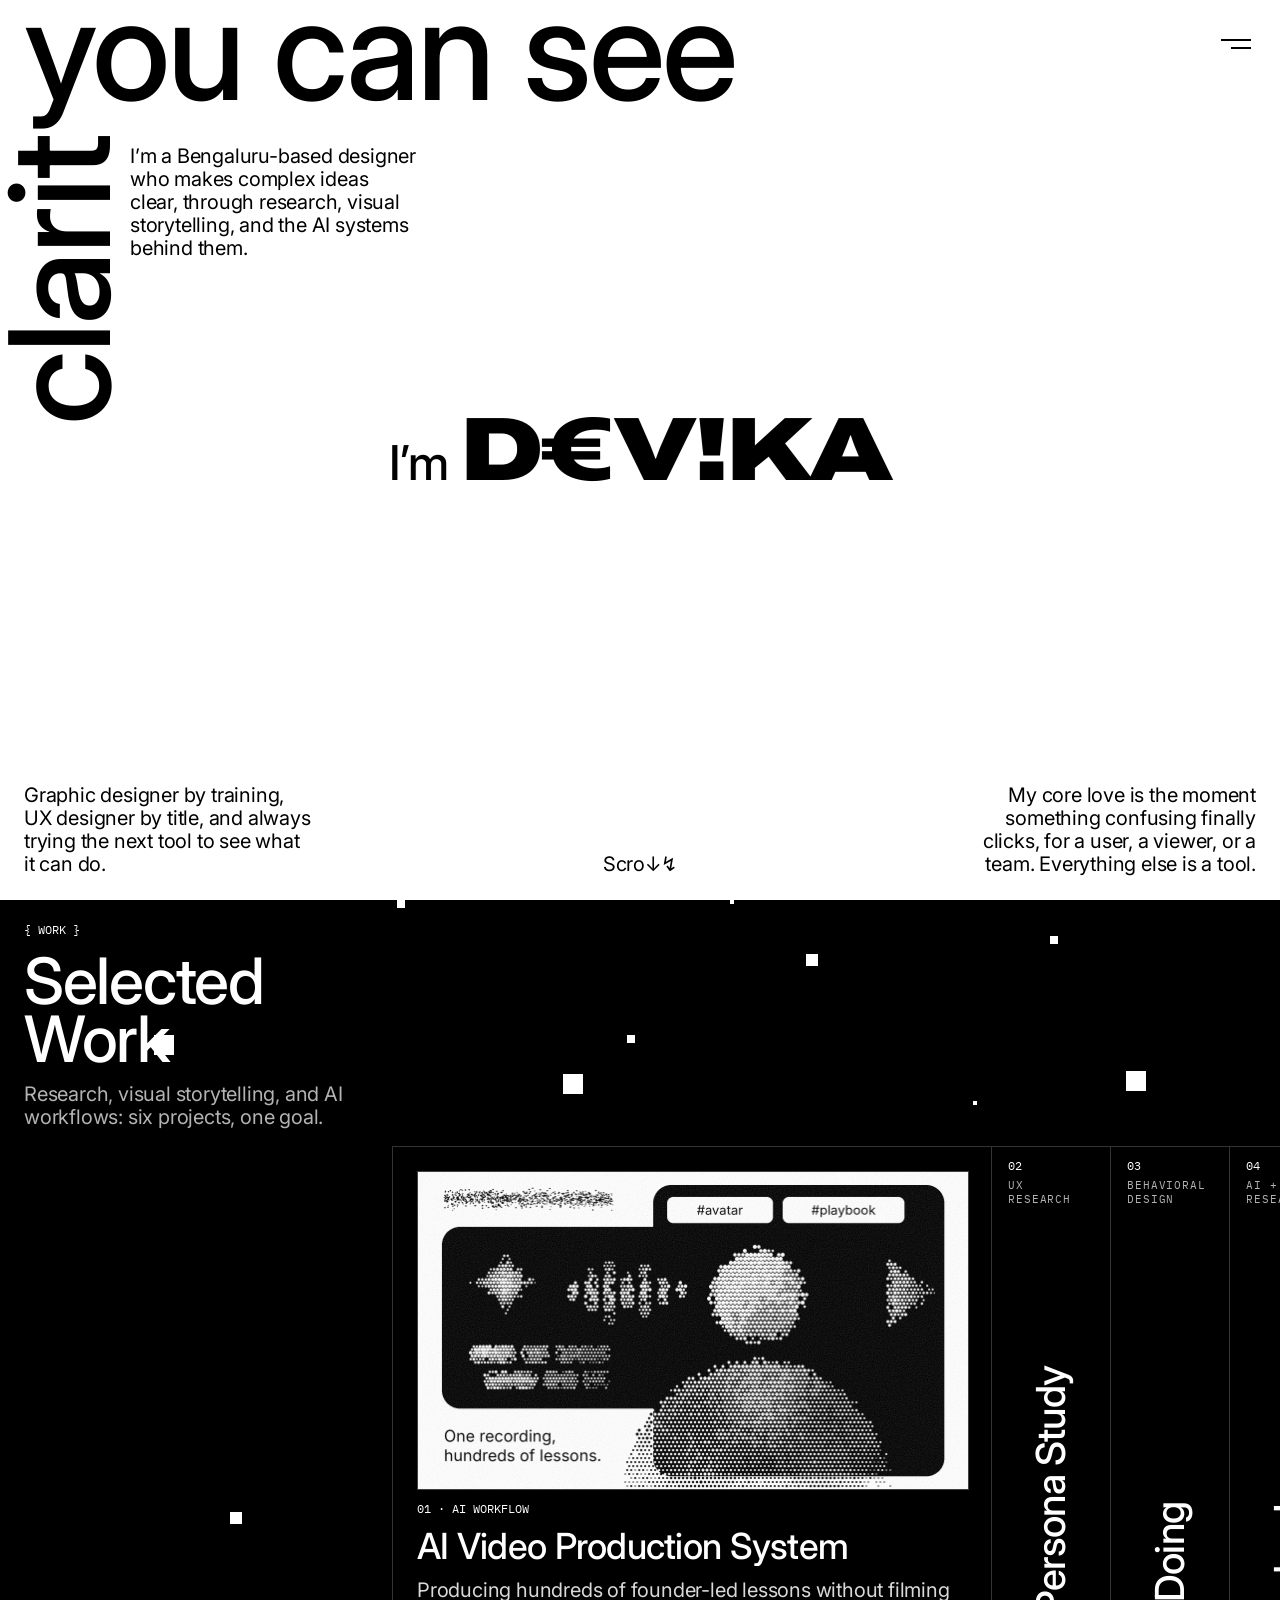
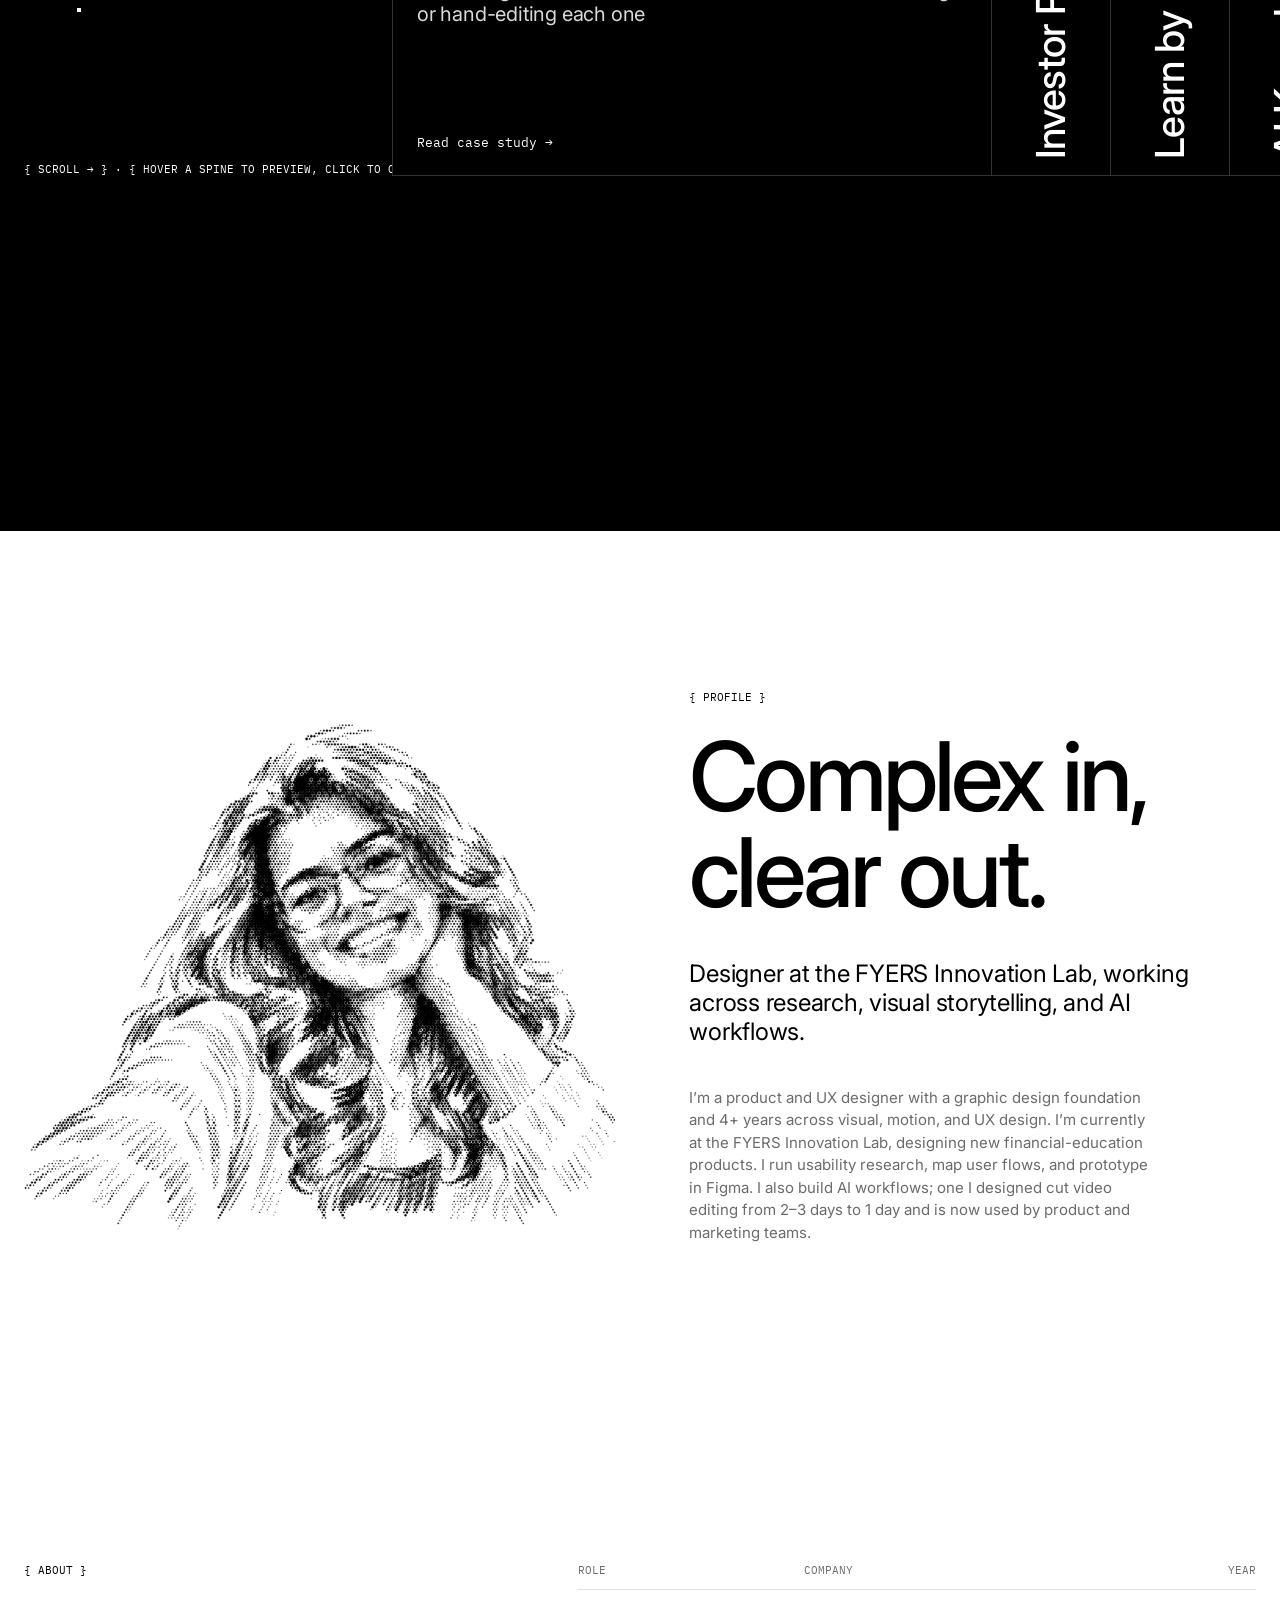
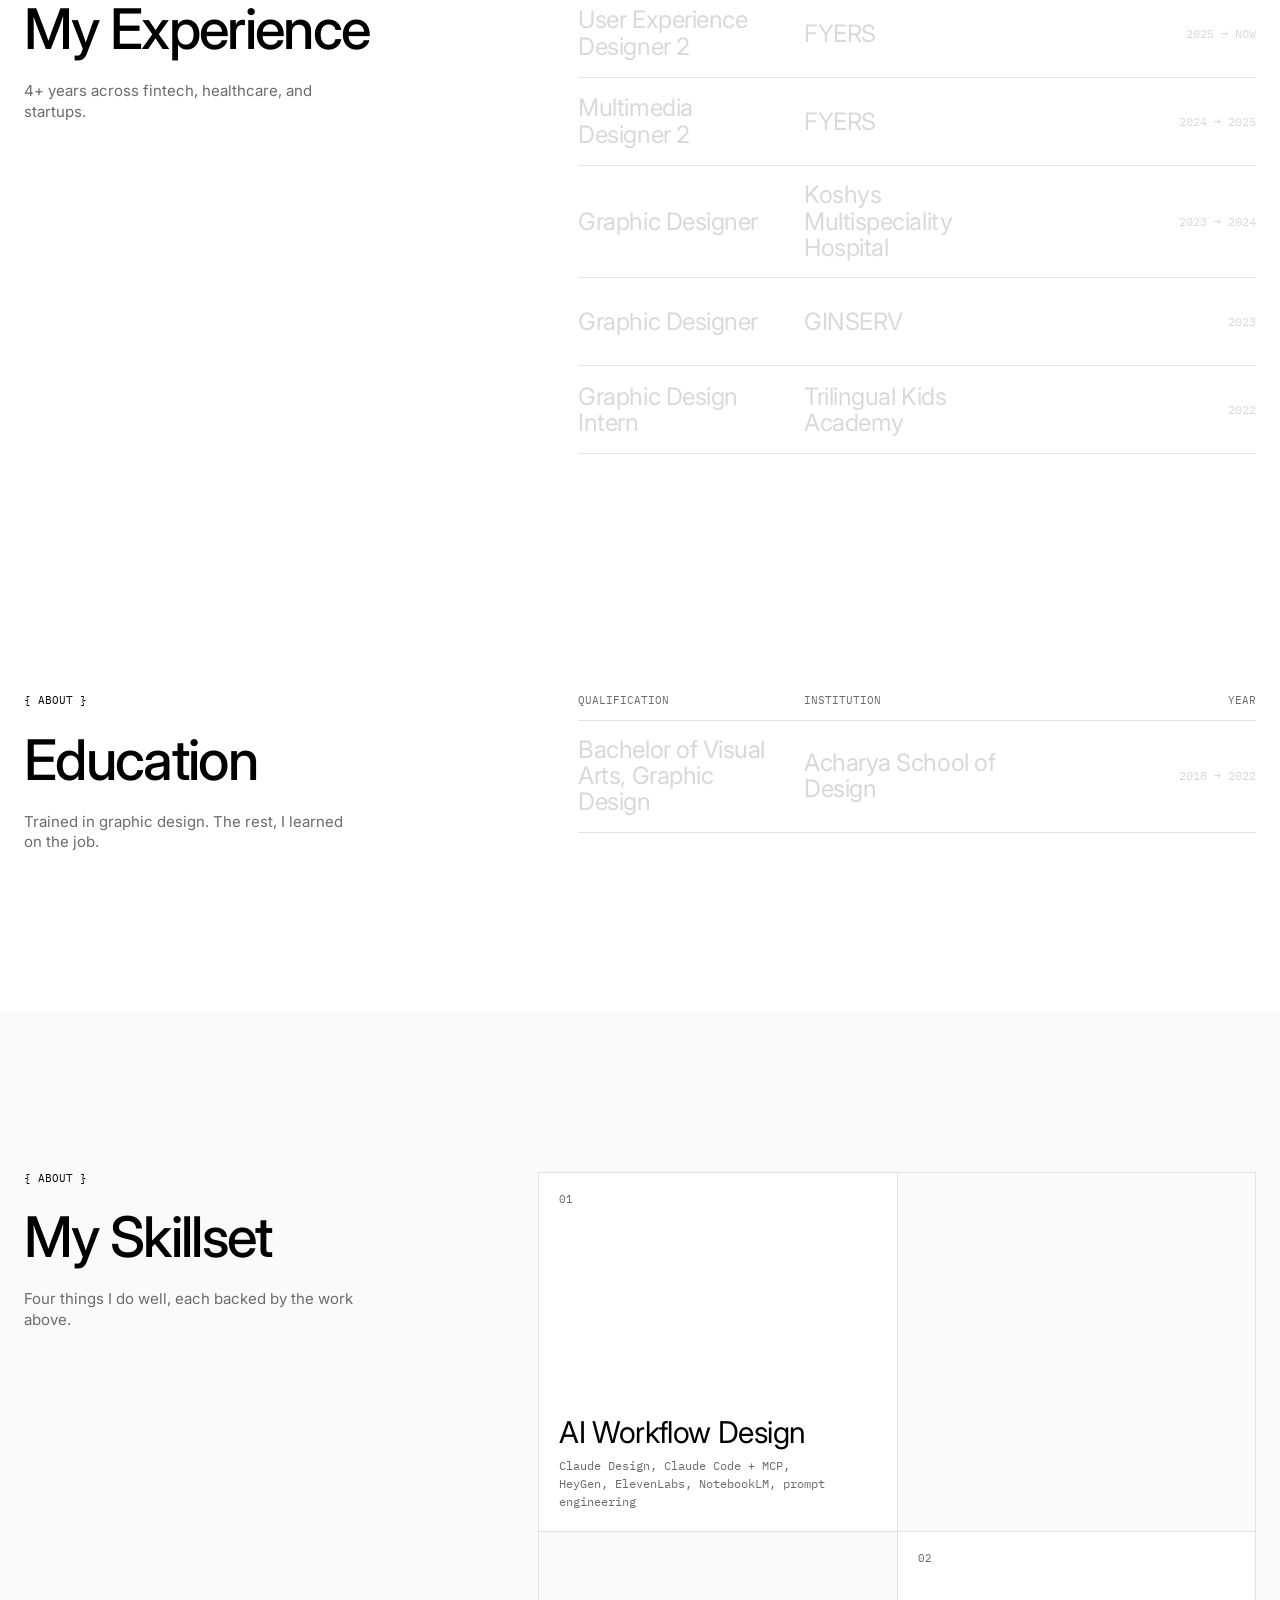
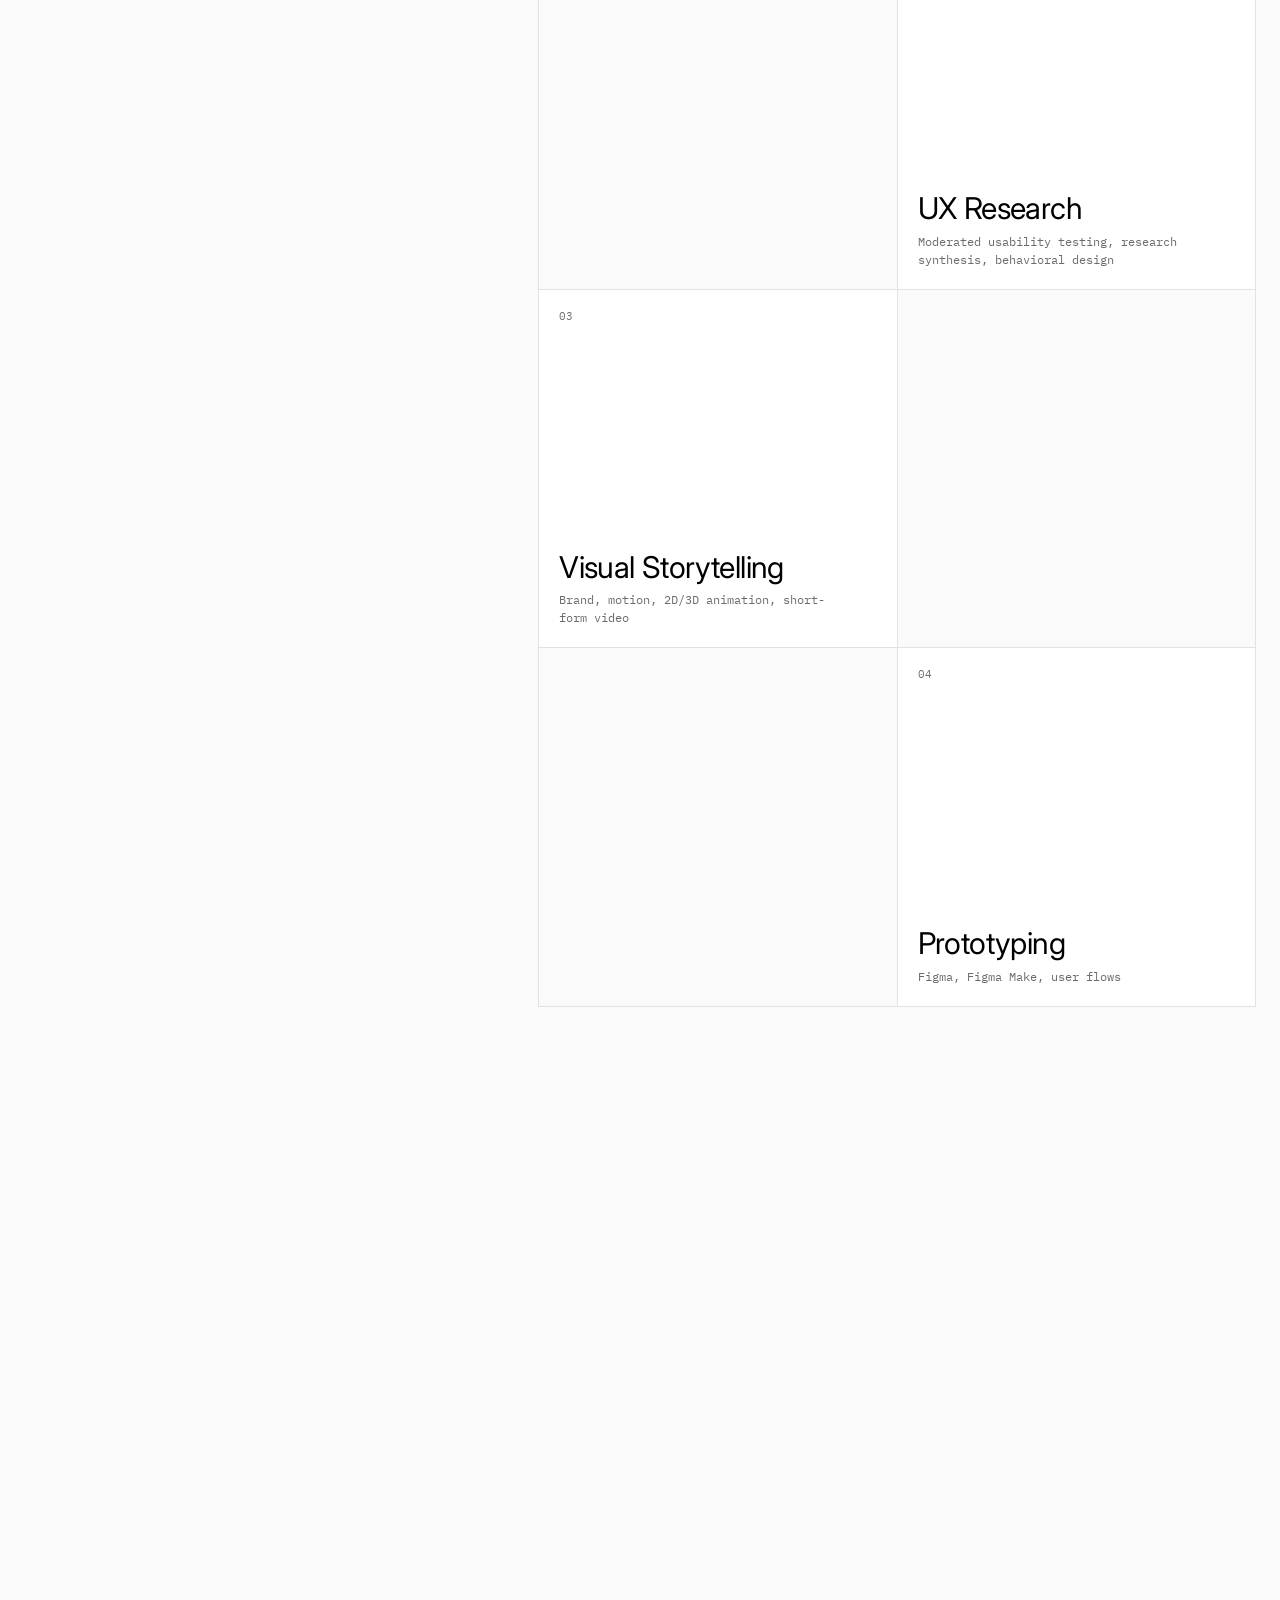
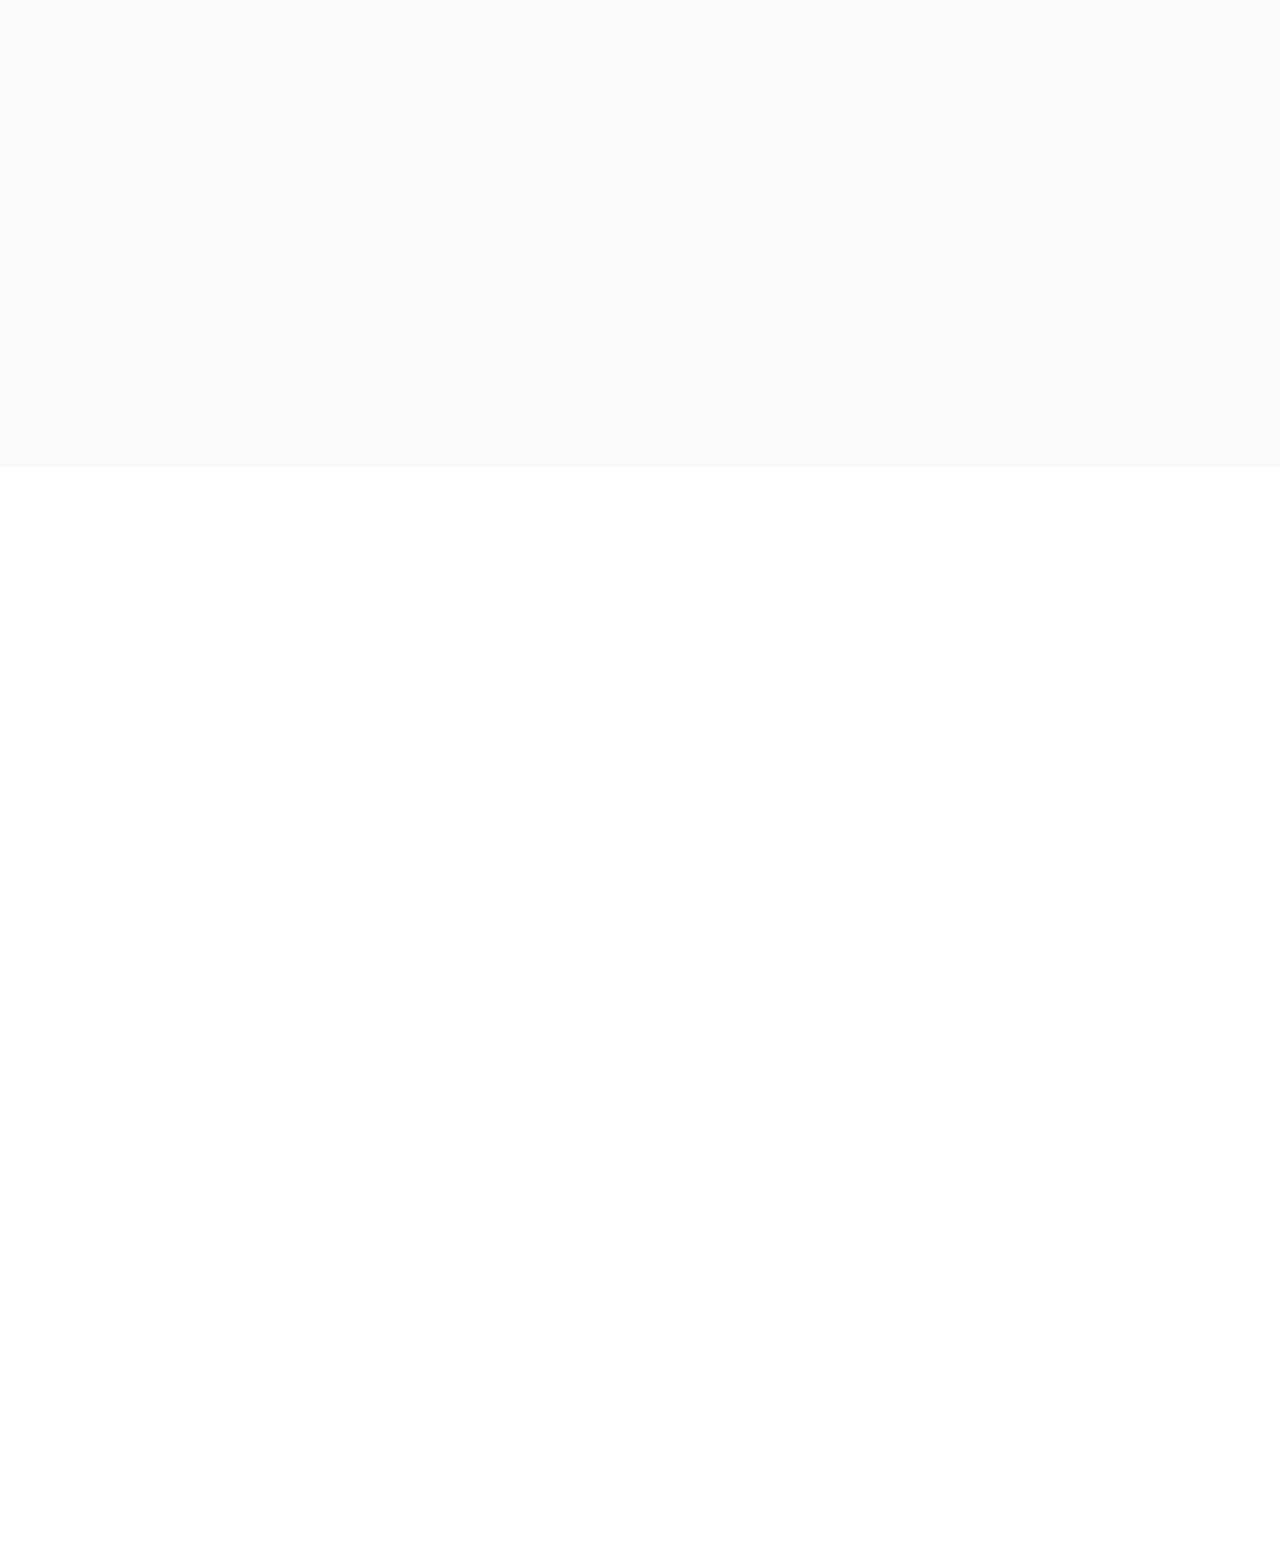
<file: index.html>
<!doctype html>
<html lang="en">
<head>
<meta charset="utf-8">
<meta name="viewport" content="width=device-width, initial-scale=1">
<title>Devika K S — Designer</title>
<meta name="description" content="Devika K S is a Bengaluru-based designer who makes complex ideas clear.">
<link rel="preconnect" href="https://fonts.googleapis.com">
<link rel="preconnect" href="https://fonts.gstatic.com" crossorigin>
<link rel="stylesheet" href="https://fonts.googleapis.com/css2?family=Inter:opsz,wght@14..32,400..800&amp;family=Shrikhand&amp;family=Archivo:wdth,wght@125,900&amp;family=IBM+Plex+Mono:wght@400&amp;family=Anton&amp;family=Bagel+Fat+One&amp;display=swap">
<link rel="stylesheet" href="assets/css/base.css">
<link rel="stylesheet" href="assets/css/home.css">
<script src="assets/js/site.js" defer></script>
<script src="assets/js/home.js" defer></script>
</head>
<body>
<div class="home">
<svg width="0" height="0" aria-hidden="true" style="position: absolute"><defs><filter id="grain"><feTurbulence type="fractalNoise" baseFrequency="0.85" numOctaves="2" stitchTiles="stitch"></feTurbulence><feColorMatrix type="saturate" values="0"></feColorMatrix></filter></defs></svg>

<main>

<!-- ======================================================== Hero -->
<section class="hero intro-on" id="top">
<h1 class="hero-h1">
<span class="sr-only">Clarity you can see</span>
<span class="hero-line" aria-hidden="true">you can <span class="tail">see</span></span>
<span class="hero-clarit" aria-hidden="true">clarit</span>
</h1>

<p class="hero-intro">I’m a Bengaluru-based designer who makes complex ideas clear, through research, visual storytelling, and the AI systems behind them.</p>

<div class="hero-foot">
<p class="foot-l">Graphic designer by training, UX designer by title, and always trying the next tool to see what it can do.</p>
<div class="foot-c"><span class="cue" aria-hidden="true">Scro↓↯</span><span class="sr-only">Scroll</span></div>
<p class="foot-r">My core love is the moment something confusing finally clicks, for a user, a viewer, or a team. Everything else is a tool.</p>
</div>

<div class="hero-overlay" aria-hidden="true"></div>

<div class="hero-name" role="img" aria-label="I’m Devika">
<div class="hero-zoom-name" aria-hidden="true">
<span class="hero-im">I’m</span>
<span class="name-v name-v0">Devika</span>
<span class="name-v name-v1" hidden>D€V!KA</span>
<span class="name-v name-v2" hidden>curious</span>
<span class="name-v name-v3" hidden>DEVIKA</span>
</div>
</div>
</section>

<!-- ======================================================== Work shelf -->
<section class="shelf-wrap" id="work" aria-labelledby="work-heading">
<div class="wipe" aria-hidden="true" style="--wipe-color: #000"><span></span><span></span><span></span><span></span><span></span></div>
<div class="shelf-frame">
<!-- left, top (fraction of the frame), size, parallax speed -->
<div class="shelf-pixels" aria-hidden="true">
<span style="left: 6%; width: 4px; height: 4px" data-top="0.12" data-speed="0.6"></span>
<span style="left: 18%; width: 12px; height: 12px" data-top="0.48" data-speed="1.2"></span>
<span style="left: 31%; width: 8px; height: 8px" data-top="0.2" data-speed="0.8"></span>
<span style="left: 44%; width: 20px; height: 20px" data-top="0.86" data-speed="1.4"></span>
<span style="left: 57%; width: 4px; height: 4px" data-top="0.3" data-speed="0.7"></span>
<span style="left: 69%; width: 30px; height: 30px" data-top="0.64" data-speed="1.1"></span>
<span style="left: 82%; width: 8px; height: 8px" data-top="0.14" data-speed="0.9"></span>
<span style="left: 93%; width: 12px; height: 12px" data-top="0.72" data-speed="1.3"></span>
<span style="left: 12%; width: 20px; height: 20px" data-top="0.4" data-speed="0.75"></span>
<span style="left: 27%; width: 4px; height: 4px" data-top="0.76" data-speed="1.25"></span>
<span style="left: 49%; width: 8px; height: 8px" data-top="0.5" data-speed="0.65"></span>
<span style="left: 63%; width: 12px; height: 12px" data-top="0.06" data-speed="1.0"></span>
<span style="left: 76%; width: 4px; height: 4px" data-top="0.94" data-speed="1.35"></span>
<span style="left: 88%; width: 20px; height: 20px" data-top="0.34" data-speed="0.85"></span>
<span style="left: 38%; width: 30px; height: 30px" data-top="0.58" data-speed="1.15"></span>
</div>

<header class="shelf-head">
<span class="shelf-kicker">{ WORK }</span>
<h2 id="work-heading">Selected<br>Work</h2>
<p>Research, visual storytelling, and AI workflows: six projects, one goal.</p>
</header>

<p class="shelf-hint"><span class="hint-d">{ SCROLL → } · { HOVER A SPINE TO PREVIEW, CLICK TO OPEN }</span><span class="hint-m">{ SWIPE → } · { TAP A SPINE TO OPEN }</span></p>

<div class="shelf-clip">
<div class="shelf-row">

<div class="shelf-item" style="--i: 0">
<article class="book is-open" aria-label="AI Video Production System">
<a class="book-spine" href="work/ai-video-production-system.html" data-cursor="open" aria-label="Read case study: AI Video Production System" hidden>
<span class="book-spine-top"><span class="book-num">01</span><span class="book-tag">AI WORKFLOW</span></span>
<span class="book-spine-foot"><span class="book-spine-title">AI Video System</span></span>
</a>
<div class="book-open" data-cursor="view">
<a class="book-cover" href="work/ai-video-production-system.html" aria-label="Read case study: AI Video Production System">
<img src="assets/media/covers/01-ai-video-production-system.png" alt="" loading="lazy" decoding="async">
<svg class="grain" aria-hidden="true"><rect width="100%" height="100%" filter="url(#grain)"></rect></svg>
</a>
<div class="book-meta">01 · AI WORKFLOW</div>
<h3 class="book-title">AI Video Production System</h3>
<p class="book-problem">Producing hundreds of founder-led lessons without filming or hand-editing each one</p>
<a class="book-link" href="work/ai-video-production-system.html">Read case study →</a>
</div>
</article>
</div>

<div class="shelf-item" style="--i: 1">
<article class="book" aria-label="Investor-Persona Usability Research">
<a class="book-spine" href="work/investor-persona-usability-research.html" data-cursor="open" aria-label="Read case study: Investor-Persona Usability Research">
<span class="book-spine-top"><span class="book-num">02</span><span class="book-tag">UX RESEARCH</span></span>
<span class="book-spine-foot"><span class="book-spine-title">Investor Persona Study</span></span>
</a>
<div class="book-open" data-cursor="view" hidden>
<a class="book-cover" href="work/investor-persona-usability-research.html" aria-label="Read case study: Investor-Persona Usability Research">
<img src="assets/media/covers/02-investor-persona-usability-research.png" alt="" loading="lazy" decoding="async">
<svg class="grain" aria-hidden="true"><rect width="100%" height="100%" filter="url(#grain)"></rect></svg>
</a>
<div class="book-meta">02 · UX RESEARCH</div>
<h3 class="book-title">Investor-Persona Usability Research</h3>
<p class="book-problem">Finding where people got lost in an investor-persona assessment</p>
<a class="book-link" href="work/investor-persona-usability-research.html">Read case study →</a>
</div>
</article>
</div>

<div class="shelf-item" style="--i: 2">
<article class="book" aria-label="Learn by Doing">
<a class="book-spine" href="work/learn-by-doing.html" data-cursor="open" aria-label="View project: Learn by Doing">
<span class="book-spine-top"><span class="book-num">03</span><span class="book-tag">BEHAVIORAL DESIGN</span></span>
<span class="book-spine-foot"><span class="book-spine-title">Learn by Doing</span></span>
</a>
<div class="book-open" data-cursor="view" hidden>
<a class="book-cover" href="work/learn-by-doing.html" aria-label="View project: Learn by Doing">
<img src="assets/media/covers/03-learn-by-doing.png" alt="" loading="lazy" decoding="async">
<svg class="grain" aria-hidden="true"><rect width="100%" height="100%" filter="url(#grain)"></rect></svg>
</a>
<p class="book-credit">UI design: Nikitha and Jerry</p>
<div class="book-meta">03 · BEHAVIORAL DESIGN</div>
<h3 class="book-title">Learn by Doing</h3>
<p class="book-problem">Turning trading-discipline advice into clear, specific rules</p>
<a class="book-link" href="work/learn-by-doing.html">View project →</a>
</div>
</article>
</div>

<div class="shelf-item" style="--i: 3">
<article class="book" aria-label="AI Knowledge Layer">
<a class="book-spine" href="work/ai-knowledge-layer.html" data-cursor="open" aria-label="View project: AI Knowledge Layer">
<span class="book-spine-top"><span class="book-num">04</span><span class="book-tag">AI + RESEARCH</span></span>
<span class="book-spine-foot"><span class="book-spine-title">AI Knowledge Layer</span></span>
</a>
<div class="book-open" data-cursor="view" hidden>
<a class="book-cover" href="work/ai-knowledge-layer.html" aria-label="View project: AI Knowledge Layer">
<img src="assets/media/covers/04-ai-knowledge-layer.png" alt="" loading="lazy" decoding="async">
<svg class="grain" aria-hidden="true"><rect width="100%" height="100%" filter="url(#grain)"></rect></svg>
</a>
<div class="book-meta">04 · AI + RESEARCH</div>
<h3 class="book-title">AI Knowledge Layer</h3>
<p class="book-problem">Keeping the reasoning behind decisions, so anyone can ask “why?”</p>
<a class="book-link" href="work/ai-knowledge-layer.html">View project →</a>
</div>
</article>
</div>

<div class="shelf-item" style="--i: 4">
<article class="book" aria-label="Visual Design">
<a class="book-spine" href="work/visual-design.html" data-cursor="open" aria-label="View work: Visual Design">
<span class="book-spine-top"><span class="book-num">05</span><span class="book-tag">VISUAL DESIGN</span></span>
<span class="book-spine-foot"><span class="book-spine-title">Visual Design</span></span>
</a>
<div class="book-open" data-cursor="view" hidden>
<a class="book-cover" href="work/visual-design.html" aria-label="View work: Visual Design">
<img src="assets/media/covers/05-visual-design.png" alt="" loading="lazy" decoding="async">
<svg class="grain" aria-hidden="true"><rect width="100%" height="100%" filter="url(#grain)"></rect></svg>
</a>
<div class="book-meta">05 · VISUAL DESIGN</div>
<h3 class="book-title">Visual Design</h3>
<p class="book-problem">Social, motion, and event design for a hospital, an incubator, and a fintech</p>
<a class="book-link" href="work/visual-design.html">View work →</a>
</div>
</article>
</div>

<div class="shelf-item" style="--i: 5">
<article class="book" aria-label="Motion Showreel">
<a class="book-spine" href="work/motion-showreel.html" data-cursor="open" aria-label="Watch reel: Motion Showreel">
<span class="book-spine-top"><span class="book-num">06</span><span class="book-tag">VIDEO + MOTION</span></span>
<span class="book-spine-foot"><span class="book-spine-title">Motion Showreel</span></span>
</a>
<div class="book-open" data-cursor="view" hidden>
<a class="book-cover" href="work/motion-showreel.html" aria-label="Watch reel: Motion Showreel">
<img src="assets/media/covers/06-motion-showreel.png" alt="" loading="lazy" decoding="async">
<svg class="grain" aria-hidden="true"><rect width="100%" height="100%" filter="url(#grain)"></rect></svg>
</a>
<div class="book-meta">06 · VIDEO + MOTION</div>
<h3 class="book-title">Motion Showreel</h3>
<p class="book-problem">Video editing and motion graphics, cut together into one reel</p>
<a class="book-link" href="work/motion-showreel.html">Watch reel →</a>
</div>
</article>
</div>

</div>
</div>
</div>
</section>

<!-- ======================================================== Profile -->
<section class="ab-sec profile" id="about" aria-labelledby="profile-label">
<div class="wipe" aria-hidden="true" style="--wipe-color: #fff"><span></span><span></span><span></span><span></span><span></span></div>
<div class="ab-row">
<div class="pf-left">
<div class="pf-media">
<figure class="pf-portrait" data-clip>
<img src="assets/media/portrait-halftone.png" alt="Halftone portrait illustration of Devika K S" loading="lazy" decoding="async" draggable="false">
</figure>
</div>
</div>
<div class="pf-right">
<div class="pf-head" data-reveal>
<span class="kicker" id="profile-label">{ PROFILE }</span>
<p class="pf-st">Complex in,<br>clear out.</p>
</div>
<p class="pf-sup" data-reveal>Designer at the FYERS Innovation Lab, working across research, visual storytelling, and AI workflows.</p>
<p class="pf-body" data-reveal>I’m a product and UX designer with a graphic design foundation and 4+ years across visual, motion, and UX design. I’m currently at the FYERS Innovation Lab, designing new financial-education products. I run usability research, map user flows, and prototype in Figma. I also build AI workflows; one I designed cut video editing from 2–3 days to 1 day and is now used by product and marketing teams.</p>
</div>
</div>
</section>

<!-- ======================================================== Experience -->
<section class="ab-sec experience" id="experience" aria-labelledby="exp-h">
<div class="ab-row">
<div class="ab-left ab-sticky">
<div class="ab-intro" data-reveal>
<span class="kicker">{ ABOUT }</span>
<h2 class="ab-h" id="exp-h">My Experience</h2>
<p class="ab-note">4+ years across fintech, healthcare, and startups.</p>
</div>
</div>
<div class="ab-right">
<table class="ab-table">
<thead><tr><th scope="col">Role</th><th scope="col">Company</th><th scope="col">Year</th></tr></thead>
<tbody>
<tr data-rowfade><td>User Experience Designer 2</td><td>FYERS</td><td class="yr">2025 → NOW</td></tr>
<tr data-rowfade><td>Multimedia Designer 2</td><td>FYERS</td><td class="yr">2024 → 2025</td></tr>
<tr data-rowfade><td>Graphic Designer</td><td>Koshys Multispeciality Hospital</td><td class="yr">2023 → 2024</td></tr>
<tr data-rowfade><td>Graphic Designer</td><td>GINSERV</td><td class="yr">2023</td></tr>
<tr data-rowfade><td>Graphic Design Intern</td><td>Trilingual Kids Academy</td><td class="yr">2022</td></tr>
</tbody>
</table>
</div>
</div>
</section>

<!-- ======================================================== Education -->
<section class="ab-sec education" id="education" aria-labelledby="edu-h">
<div class="ab-row">
<div class="ab-left">
<div class="ab-intro" data-reveal>
<span class="kicker">{ ABOUT }</span>
<h2 class="ab-h" id="edu-h">Education</h2>
<p class="ab-note">Trained in graphic design. The rest, I learned on the job.</p>
</div>
</div>
<div class="ab-right">
<table class="ab-table">
<thead><tr><th scope="col">Qualification</th><th scope="col">Institution</th><th scope="col">Year</th></tr></thead>
<tbody>
<tr data-rowfade><td>Bachelor of Visual Arts, Graphic Design</td><td>Acharya School of Design</td><td class="yr">2018 → 2022</td></tr>
</tbody>
</table>
</div>
</div>
</section>

<!-- ======================================================== Skillset -->
<section class="ab-sec skillset" id="skillset" aria-labelledby="sk-h">
<div class="wipe" aria-hidden="true" style="--wipe-color: #FAFAFA"><span></span><span></span><span></span><span></span><span></span></div>
<div class="ab-row">
<div class="ab-left ab-sticky">
<div class="ab-intro" data-reveal>
<span class="kicker">{ ABOUT }</span>
<h2 class="ab-h" id="sk-h">My Skillset</h2>
<p class="ab-note">Four things I do well, each backed by the work above.</p>
</div>
</div>
<div class="ab-right sk-grid">
<div class="sk-cell" data-reveal="rise40"><span class="sk-num">01</span><div class="sk-text"><h3>AI Workflow Design</h3><p>Claude Design, Claude Code + MCP, HeyGen, ElevenLabs, NotebookLM, prompt engineering</p></div></div>
<div class="sk-cell sk-empty" aria-hidden="true"></div>
<div class="sk-cell sk-empty" aria-hidden="true"></div>
<div class="sk-cell" data-reveal="rise40"><span class="sk-num">02</span><div class="sk-text"><h3>UX Research</h3><p>Moderated usability testing, research synthesis, behavioral design</p></div></div>
<div class="sk-cell" data-reveal="rise40"><span class="sk-num">03</span><div class="sk-text"><h3>Visual Storytelling</h3><p>Brand, motion, 2D/3D animation, short-form video</p></div></div>
<div class="sk-cell sk-empty" aria-hidden="true"></div>
<div class="sk-cell sk-empty" aria-hidden="true"></div>
<div class="sk-cell" data-reveal="rise40"><span class="sk-num">04</span><div class="sk-text"><h3>Prototyping</h3><p>Figma, Figma Make, user flows</p></div></div>
</div>
</div>
</section>

<!-- ======================================================== Contact envelope -->
<div class="contact" id="contact" data-menu-block="end">
<section class="env" aria-label="Contact">
<div class="env-sticky">

<div class="env-pocket">
<div class="env-btn-wrap on-pocket" aria-hidden="true"><div class="env-btn"><span></span></div></div>
<div class="env-rows">
<a class="env-row" href="https://www.linkedin.com/in/devikaksunil/" target="_blank" rel="noopener noreferrer"><span class="env-label">{ LINKEDIN }</span><span class="env-value">Devika K S <span class="env-arrow">→</span></span></a>
<a class="env-row" href="mailto:devikaksunil04@gmail.com"><span class="env-label">{ EMAIL }</span><span class="env-value">devikaksunil04@gmail.com <span class="env-arrow">→</span></span></a>
</div>
<div class="env-foot">
<a href="#top">{ BACK TO TOP } ↑</a>
<span>© 2026 Devika K S</span>
</div>
</div>

<div class="env-flap">
<div class="env-flap-text">
<h2 class="env-thanks">Thank <span>You</span></h2>
<div class="env-sub">{ LOOKING FORWARD TO CONNECTING }</div>
</div>
<div class="env-btn-wrap on-flap" aria-hidden="true"><div class="env-btn"><span></span></div></div>
<div class="env-shade" aria-hidden="true"></div>
</div>

<svg class="env-string" aria-hidden="true" viewBox="0 0 20 40"><path d="M 8.6 10 L 11.4 26 L 8.6 26 L 11.4 10 Z" pathLength="1" fill="none" stroke="#fff" stroke-width="0.22" stroke-linejoin="miter" stroke-dasharray="1" stroke-dashoffset="1"></path></svg>

</div>
</section>
</div>

</main>

<!-- torn-menu -->
<button type="button" class="tm-btn" aria-label="Open menu" aria-expanded="false" aria-controls="torn-menu"><span class="tm-line" aria-hidden="true"></span><span class="tm-line" aria-hidden="true"></span></button>
<nav id="torn-menu" class="tm-sheet" aria-label="Main menu" tabindex="-1" hidden>
<svg class="tm-torn" aria-hidden="true" viewBox="0 0 100 100" preserveAspectRatio="none"><polygon points="0,0 100,0 100,96 99.13,99.68 97.46,96.84 96.05,98.13 93.18,99.01 91.75,98.17 89.45,98.54 87.51,96.97 84.56,98.83 82.95,96.22 80.75,97.87 79.00,99.23 75.43,98.05 74.65,98.75 71.99,98.31 70.28,99.63 67.17,97.34 65.80,97.33 62.44,97.19 60.75,97.18 59.46,98.23 56.92,99.51 53.58,97.09 52.28,98.04 49.86,96.77 48.54,96.22 45.42,97.38 43.76,99.70 41.33,96.66 38.97,97.13 36.72,97.70 34.49,98.13 32.81,96.93 31.14,97.83 28.89,98.54 26.32,98.06 23.92,98.76 22.50,97.59 19.93,97.00 17.54,97.40 14.92,97.57 13.56,99.51 10.19,99.28 7.96,97.63 5.92,96.31 5.21,96.88 2.40,96.58 0.00,98.37 0,96" fill="#000"></polygon></svg>
<div class="tm-inner">
<ul class="tm-list">
<li><div class="tm-row" style="--i: 0"><span class="tm-num">01</span><a class="tm-link" href="#top">Home</a></div></li>
<li><div class="tm-row" style="--i: 1"><span class="tm-num">02</span><a class="tm-link" href="#work">Work</a></div></li>
<li><div class="tm-row" style="--i: 2"><span class="tm-num">03</span><a class="tm-link" href="#about">About</a></div></li>
<li><div class="tm-row" style="--i: 3"><span class="tm-num">04</span><a class="tm-link" href="#contact">Contact</a></div></li>
<li aria-hidden="true"></li>
</ul>
</div>
</nav>
<!-- /torn-menu -->
</div>
</body>
</html>
</file>
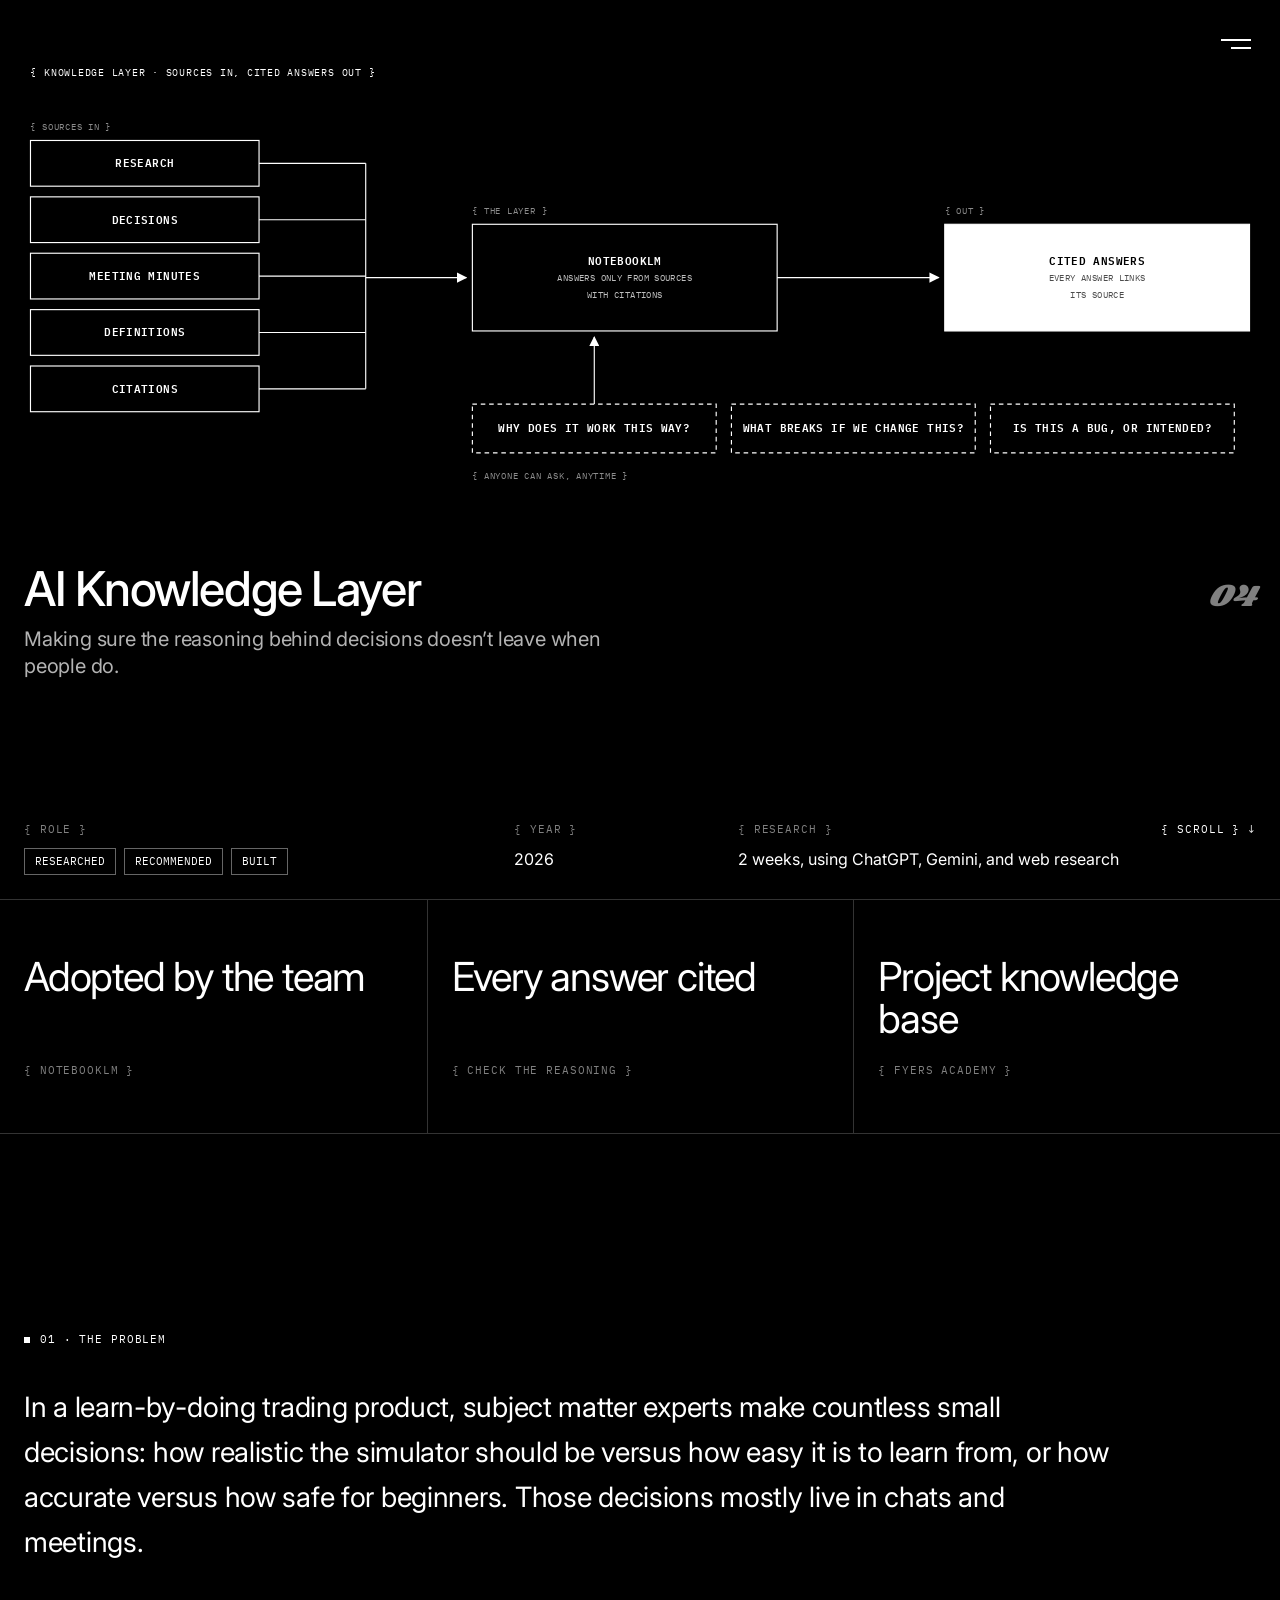
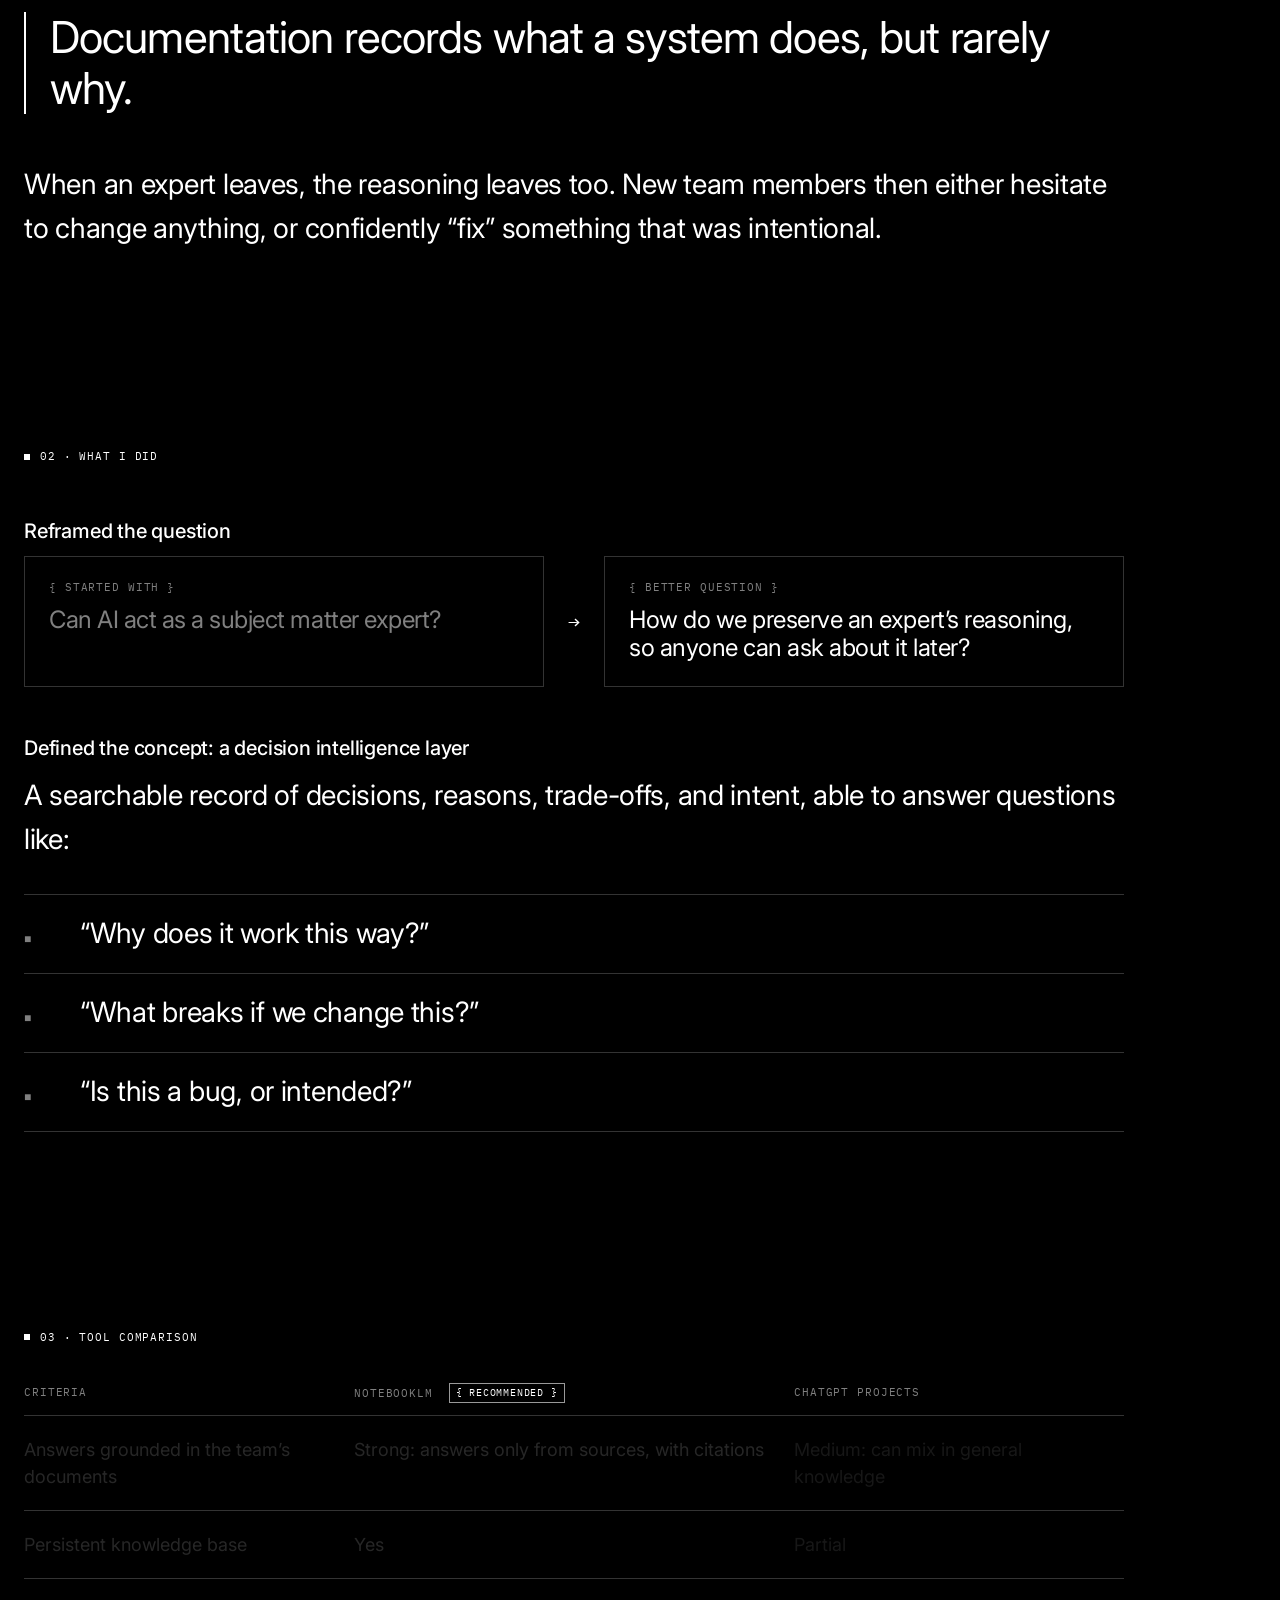
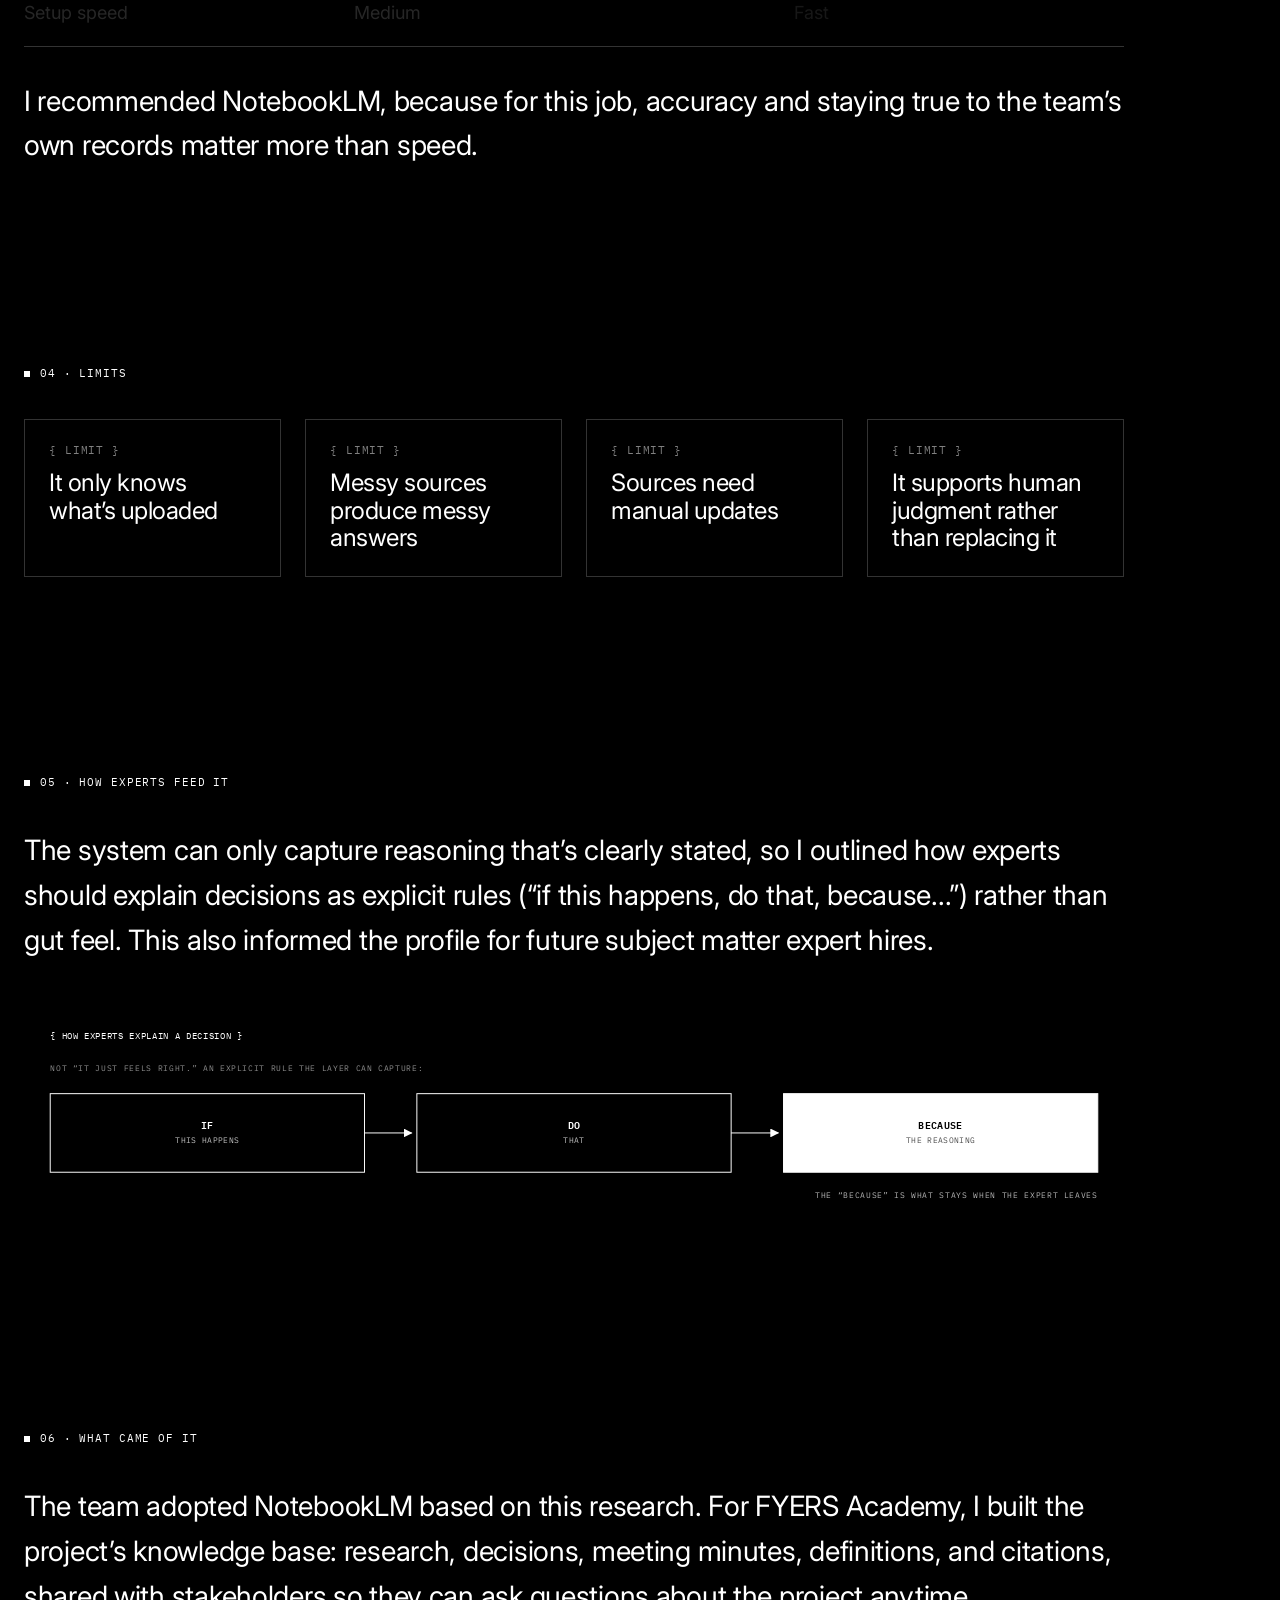
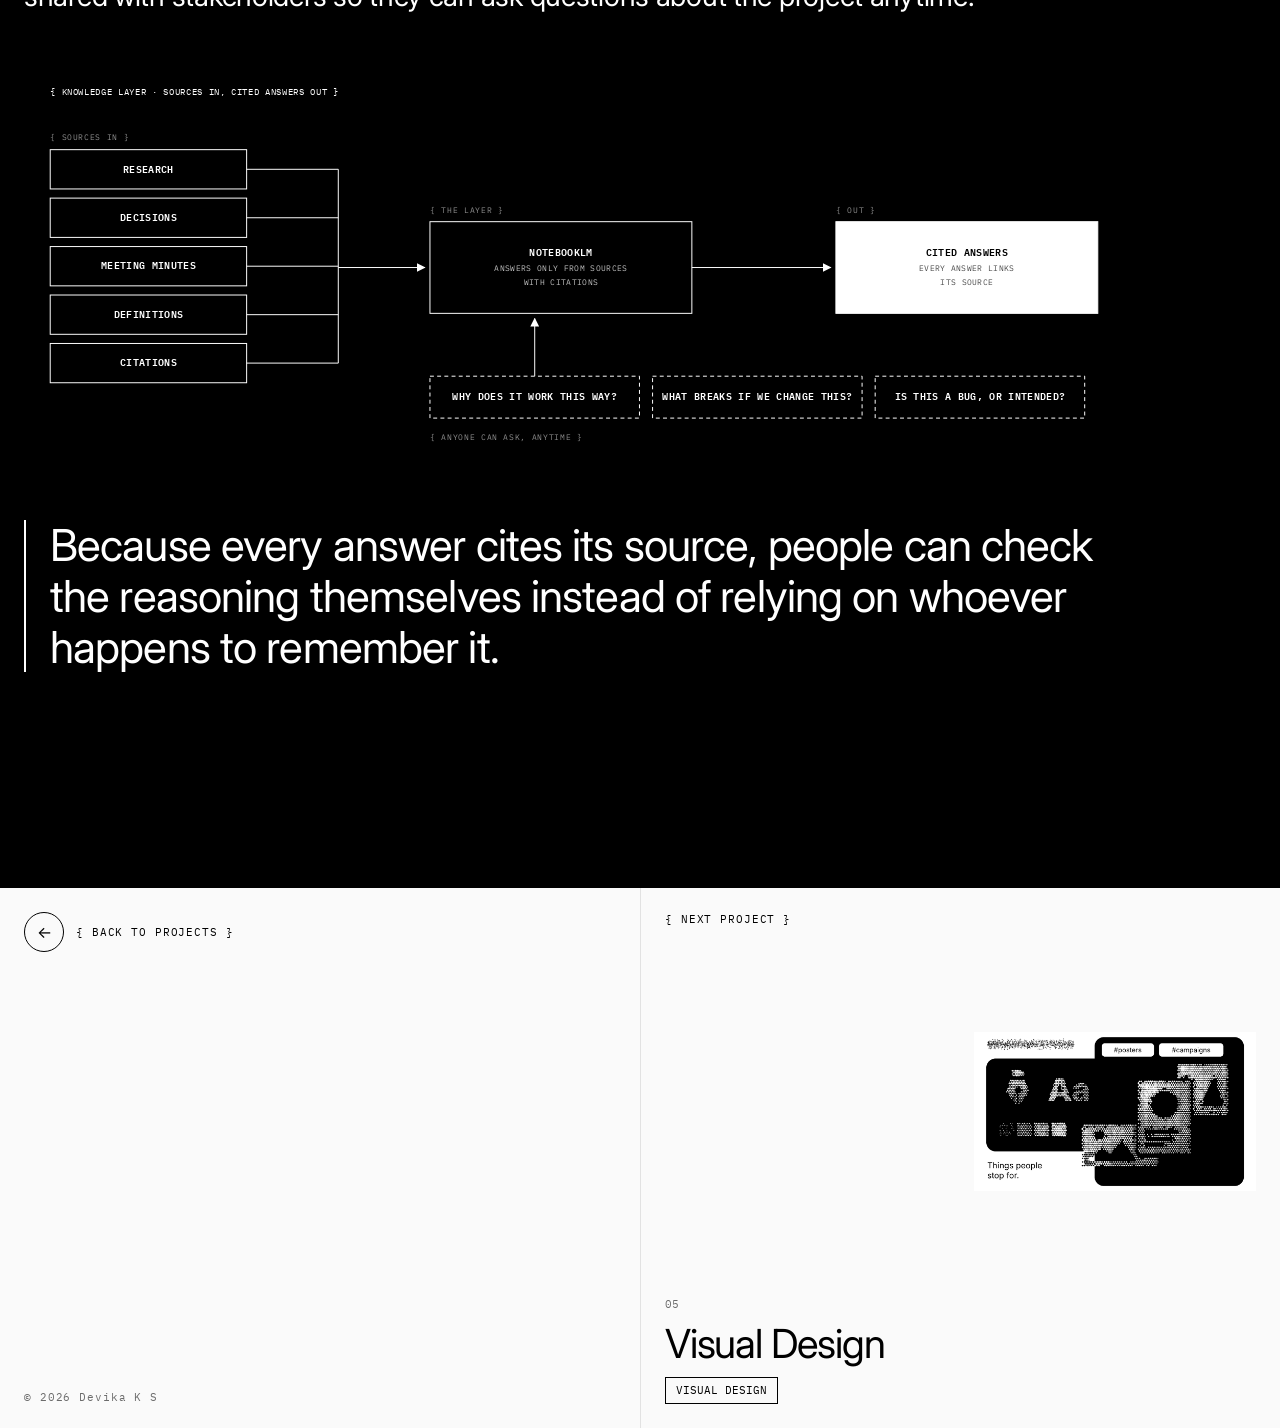
<file: work/ai-knowledge-layer.html>
<!doctype html>
<html lang="en">
<head>
<meta charset="utf-8">
<meta name="viewport" content="width=device-width, initial-scale=1">
<title>AI Knowledge Layer — Devika K S</title>
<meta name="description" content="How Devika K S made sure the reasoning behind decisions doesn't leave when people do.">
<link rel="preconnect" href="https://fonts.googleapis.com">
<link rel="preconnect" href="https://fonts.gstatic.com" crossorigin>
<link rel="stylesheet" href="https://fonts.googleapis.com/css2?family=Inter:opsz,wght@14..32,400..800&amp;family=IBM+Plex+Mono:wght@400&amp;family=Shrikhand&amp;family=Bagel+Fat+One&amp;display=swap">
<link rel="stylesheet" href="../assets/css/base.css">
<link rel="stylesheet" href="../assets/css/case-study.css">
<script src="../assets/js/site.js" defer></script>
<script src="../assets/js/case-study.js" defer></script>
</head>
<body class="vp page-knowledge">
<svg width="0" height="0" aria-hidden="true" style="position: absolute"><defs><filter id="grain-v1"><feTurbulence type="fractalNoise" baseFrequency="0.85" numOctaves="2" stitchTiles="stitch"></feTurbulence><feColorMatrix type="saturate" values="0"></feColorMatrix></filter></defs></svg>

<div class="entry-blocks" aria-hidden="true"><span></span><span></span><span></span><span></span><span></span></div>

<header class="hero" style="position: relative; height: 100vh; box-sizing: border-box; overflow: hidden; border-bottom: 1px solid rgba(255, 255, 255, 0.2)">
<div class="hero-media" style="position: absolute; top: 0; left: 0; right: 0; height: 60vh; overflow: hidden; background: #000">
<div class="hero-zoom" style="position: absolute; inset: 0">
<svg viewBox="0 0 1680 620" role="img" aria-label="Knowledge layer: sources in, cited answers out. Research, decisions, meeting minutes, definitions and citations feed NotebookLM, which answers only from those sources, with citations. Out come cited answers, each linking its source. Anyone can ask, anytime: why does it work this way, what breaks if we change this, is this a bug or intended." style="display: block; width: 100%; height: 100%">
<defs>
<marker id="arr-kh" viewBox="0 0 10 10" refX="9" refY="5" markerWidth="9" markerHeight="9" orient="auto-start-reverse">
<path d="M0 0 L10 5 L0 10 z" fill="#fff"/>
</marker>
</defs>
<rect width="1680" height="620" fill="#000"/>
<text x="40" y="56" font-family="IBM Plex Mono, monospace" font-size="13" letter-spacing="1" fill="#fff" fill-opacity="1" text-anchor="start">{ KNOWLEDGE LAYER · SOURCES IN, CITED ANSWERS OUT }</text>
<text x="40" y="126" font-family="IBM Plex Mono, monospace" font-size="12" letter-spacing="1" fill="#fff" fill-opacity="0.55" text-anchor="start">{ SOURCES IN }</text>
<rect x="40" y="140" width="300" height="60" fill="none" stroke="#fff" stroke-width="1.5"/>
<text x="190.0" y="175.0" font-family="IBM Plex Mono, monospace" font-size="15" font-weight="600" letter-spacing="0.5" fill="#fff" fill-opacity="1" text-anchor="middle">RESEARCH</text>
<path d="M340 170 H480" fill="none" stroke="#fff" stroke-width="1.5"/>
<rect x="40" y="214" width="300" height="60" fill="none" stroke="#fff" stroke-width="1.5"/>
<text x="190.0" y="249.0" font-family="IBM Plex Mono, monospace" font-size="15" font-weight="600" letter-spacing="0.5" fill="#fff" fill-opacity="1" text-anchor="middle">DECISIONS</text>
<path d="M340 244 H480" fill="none" stroke="#fff" stroke-width="1.5"/>
<rect x="40" y="288" width="300" height="60" fill="none" stroke="#fff" stroke-width="1.5"/>
<text x="190.0" y="323.0" font-family="IBM Plex Mono, monospace" font-size="15" font-weight="600" letter-spacing="0.5" fill="#fff" fill-opacity="1" text-anchor="middle">MEETING MINUTES</text>
<path d="M340 318 H480" fill="none" stroke="#fff" stroke-width="1.5"/>
<rect x="40" y="362" width="300" height="60" fill="none" stroke="#fff" stroke-width="1.5"/>
<text x="190.0" y="397.0" font-family="IBM Plex Mono, monospace" font-size="15" font-weight="600" letter-spacing="0.5" fill="#fff" fill-opacity="1" text-anchor="middle">DEFINITIONS</text>
<path d="M340 392 H480" fill="none" stroke="#fff" stroke-width="1.5"/>
<rect x="40" y="436" width="300" height="60" fill="none" stroke="#fff" stroke-width="1.5"/>
<text x="190.0" y="471.0" font-family="IBM Plex Mono, monospace" font-size="15" font-weight="600" letter-spacing="0.5" fill="#fff" fill-opacity="1" text-anchor="middle">CITATIONS</text>
<path d="M340 466 H480" fill="none" stroke="#fff" stroke-width="1.5"/>
<path d="M480 170 V466" fill="none" stroke="#fff" stroke-width="1.5"/>
<path d="M480 320 H612" fill="none" stroke="#fff" stroke-width="1.5" marker-end="url(#arr-kh)"/>
<text x="620" y="236" font-family="IBM Plex Mono, monospace" font-size="12" letter-spacing="1" fill="#fff" fill-opacity="0.55" text-anchor="start">{ THE LAYER }</text>
<rect x="620" y="250" width="400" height="140" fill="none" stroke="#fff" stroke-width="1.5"/>
<text x="820.0" y="303.0" font-family="IBM Plex Mono, monospace" font-size="15" font-weight="600" letter-spacing="0.5" fill="#fff" fill-opacity="1" text-anchor="middle">NOTEBOOKLM</text>
<text x="820.0" y="325.0" font-family="IBM Plex Mono, monospace" font-size="12" font-weight="400" letter-spacing="0.5" fill="#fff" fill-opacity="0.75" text-anchor="middle">ANSWERS ONLY FROM SOURCES</text>
<text x="820.0" y="347.0" font-family="IBM Plex Mono, monospace" font-size="12" font-weight="400" letter-spacing="0.5" fill="#fff" fill-opacity="0.75" text-anchor="middle">WITH CITATIONS</text>
<path d="M1020 320 H1232" fill="none" stroke="#fff" stroke-width="1.5" marker-end="url(#arr-kh)"/>
<text x="1240" y="236" font-family="IBM Plex Mono, monospace" font-size="12" letter-spacing="1" fill="#fff" fill-opacity="0.55" text-anchor="start">{ OUT }</text>
<rect x="1240" y="250" width="400" height="140" fill="#fff" stroke="#fff" stroke-width="1.5"/>
<text x="1440.0" y="303.0" font-family="IBM Plex Mono, monospace" font-size="15" font-weight="600" letter-spacing="0.5" fill="#000" fill-opacity="1" text-anchor="middle">CITED ANSWERS</text>
<text x="1440.0" y="325.0" font-family="IBM Plex Mono, monospace" font-size="12" font-weight="400" letter-spacing="0.5" fill="#000" fill-opacity="0.7" text-anchor="middle">EVERY ANSWER LINKS</text>
<text x="1440.0" y="347.0" font-family="IBM Plex Mono, monospace" font-size="12" font-weight="400" letter-spacing="0.5" fill="#000" fill-opacity="0.7" text-anchor="middle">ITS SOURCE</text>
<text x="620" y="584" font-family="IBM Plex Mono, monospace" font-size="12" letter-spacing="1" fill="#fff" fill-opacity="0.55" text-anchor="start">{ ANYONE CAN ASK, ANYTIME }</text>
<rect x="620" y="486" width="320" height="64" fill="none" stroke="#fff" stroke-width="1.5" stroke-dasharray="6 5"/>
<text x="780.0" y="523.0" font-family="IBM Plex Mono, monospace" font-size="15" font-weight="600" letter-spacing="0.5" fill="#fff" fill-opacity="1" text-anchor="middle">WHY DOES IT WORK THIS WAY?</text>
<rect x="960" y="486" width="320" height="64" fill="none" stroke="#fff" stroke-width="1.5" stroke-dasharray="6 5"/>
<text x="1120.0" y="523.0" font-family="IBM Plex Mono, monospace" font-size="15" font-weight="600" letter-spacing="0.5" fill="#fff" fill-opacity="1" text-anchor="middle">WHAT BREAKS IF WE CHANGE THIS?</text>
<rect x="1300" y="486" width="320" height="64" fill="none" stroke="#fff" stroke-width="1.5" stroke-dasharray="6 5"/>
<text x="1460.0" y="523.0" font-family="IBM Plex Mono, monospace" font-size="15" font-weight="600" letter-spacing="0.5" fill="#fff" fill-opacity="1" text-anchor="middle">IS THIS A BUG, OR INTENDED?</text>
<path d="M780 486 V398" fill="none" stroke="#fff" stroke-width="1.5" marker-end="url(#arr-kh)"/>
</svg>
</div>
</div>
<div class="tbar" style="position: absolute; top: 60vh; left: 24px; right: 24px; padding-top: 24px">
<div style="display: flex; justify-content: space-between; align-items: baseline; gap: 24px">
<h1 class="hero-title" style="margin: 0; font-size: 48px; line-height: 1.05; font-weight: 500; letter-spacing: -0.03em; color: #fff">AI Knowledge Layer</h1>
<span style="flex: none; font-family: 'Shrikhand', serif; font-style: italic; font-size: 32px; line-height: 1; color: rgba(255, 255, 255, 0.5)">04</span>
</div>
<p class="hsub" style="margin: 12px 0 0; max-width: 640px; font-size: 20px; line-height: 1.35; letter-spacing: -0.01em; color: rgba(255, 255, 255, 0.7)">Making sure the reasoning behind decisions doesn’t leave when people do.</p>
</div>
<div class="hb" style="position: absolute; left: 24px; right: 24px; bottom: 24px; display: grid; grid-template-columns: 1.4fr 0.6fr 1.2fr auto; column-gap: 24px; align-items: start">
<div><div class="hk">{ ROLE }</div><div style="margin-top: 12px; display: flex; flex-wrap: wrap; gap: 8px"><span class="chip">Researched</span><span class="chip">Recommended</span><span class="chip">Built</span></div></div>
<div><div class="hk">{ YEAR }</div><div class="hv">2026</div></div>
<div><div class="hk">{ RESEARCH }</div><div class="hv">2 weeks, using ChatGPT, Gemini, and web research</div></div>
<span class="hk" style="color: #fff; white-space: nowrap">{ SCROLL } <span class="bob">↓</span></span>
</div>
</header>

<section class="strip" aria-label="Outcomes">
<div><span class="fig" style="font-size: 40px">Adopted by the team</span><span class="hk">{ NOTEBOOKLM }</span></div>
<div><span class="fig" style="font-size: 40px">Every answer cited</span><span class="hk">{ CHECK THE REASONING }</span></div>
<div><span class="fig" style="font-size: 40px">Project knowledge base</span><span class="hk">{ FYERS ACADEMY }</span></div>
</section>

<main class="vmain" style="box-sizing: border-box; padding: 200px 24px; display: flex; flex-direction: column; gap: 200px">

<section aria-label="The problem" style="max-width: 1100px">
<div class="lbl"><span class="sq" aria-hidden="true"></span>01 · The problem</div>
<div class="flow">
<p class="p">In a learn-by-doing trading product, subject matter experts make countless small decisions: how realistic the simulator should be versus how easy it is to learn from, or how accurate versus how safe for beginners. Those decisions mostly live in chats and meetings.</p>
<blockquote class="pq">Documentation records what a system does, but rarely why.</blockquote>
<p class="p">When an expert leaves, the reasoning leaves too. New team members then either hesitate to change anything, or confidently “fix” something that was intentional.</p>
</div>
</section>

<section aria-label="What I did" style="max-width: 1100px">
<div class="lbl"><span class="sq" aria-hidden="true"></span>02 · What I did</div>
<div class="flow">
<h3 class="sub">Reframed the question</h3>
<div class="reframe">
<div class="card"><span class="cl">{ STARTED WITH }</span><h3 style="color: rgba(255, 255, 255, 0.5)">Can AI act as a subject matter expert?</h3></div>
<span class="rf-arrow" aria-hidden="true">→</span>
<div class="card"><span class="cl">{ BETTER QUESTION }</span><h3>How do we preserve an expert’s reasoning, so anyone can ask about it later?</h3></div>
</div>
<h3 class="sub">Defined the concept: a decision intelligence layer</h3>
<p class="p">A searchable record of decisions, reasons, trade-offs, and intent, able to answer questions like:</p>
<ul class="steps big">
<li><span class="n" aria-hidden="true">■</span><span class="t">“Why does it work this way?”</span></li>
<li><span class="n" aria-hidden="true">■</span><span class="t">“What breaks if we change this?”</span></li>
<li><span class="n" aria-hidden="true">■</span><span class="t">“Is this a bug, or intended?”</span></li>
</ul>
</div>
</section>

<section aria-label="Tool comparison" style="max-width: 1100px">
<div class="lbl"><span class="sq" aria-hidden="true"></span>03 · Tool comparison</div>
<div class="flow">
<table class="tb tcmp">
<colgroup><col style="width: 30%"><col style="width: 40%"><col style="width: 30%"></colgroup>
<thead><tr><th scope="col">Criteria</th><th scope="col">NotebookLM <span class="rec">{ RECOMMENDED }</span></th><th scope="col">ChatGPT Projects</th></tr></thead>
<tbody>
<tr data-rowfade="1"><td data-label="CRITERIA">Answers grounded in the team’s documents</td><td data-label="NOTEBOOKLM">Strong: answers only from sources, with citations</td><td class="dimc" data-label="CHATGPT PROJECTS">Medium: can mix in general knowledge</td></tr>
<tr data-rowfade="1"><td data-label="CRITERIA">Persistent knowledge base</td><td data-label="NOTEBOOKLM">Yes</td><td class="dimc" data-label="CHATGPT PROJECTS">Partial</td></tr>
<tr data-rowfade="1"><td data-label="CRITERIA">Setup speed</td><td data-label="NOTEBOOKLM">Medium</td><td class="dimc" data-label="CHATGPT PROJECTS">Fast</td></tr>
</tbody>
</table>
<p class="p">I recommended NotebookLM, because for this job, accuracy and staying true to the team’s own records matter more than speed.</p>
</div>
</section>

<section aria-label="Limits" style="max-width: 1100px">
<div class="lbl"><span class="sq" aria-hidden="true"></span>04 · Limits</div>
<div class="flow">
<div class="cards c4">
<div class="card"><span class="cl">{ LIMIT }</span><h3>It only knows what’s uploaded</h3></div>
<div class="card"><span class="cl">{ LIMIT }</span><h3>Messy sources produce messy answers</h3></div>
<div class="card"><span class="cl">{ LIMIT }</span><h3>Sources need manual updates</h3></div>
<div class="card"><span class="cl">{ LIMIT }</span><h3>It supports human judgment rather than replacing it</h3></div>
</div>
</div>
</section>

<section aria-label="How experts feed it" style="max-width: 1100px">
<div class="lbl"><span class="sq" aria-hidden="true"></span>05 · How experts feed it</div>
<div class="flow">
<p class="p">The system can only capture reasoning that’s clearly stated, so I outlined how experts should explain decisions as explicit rules (“if this happens, do that, because...”) rather than gut feel. This also informed the profile for future subject matter expert hires.</p>
<div class="dg"><figure class="clipm" data-enter="1" style="margin: 0">
<svg viewBox="0 0 1680 340" role="img" aria-label="How experts explain a decision: not “it just feels right,” but an explicit rule the layer can capture. If this happens, do that, because of the reasoning. The “because” is what stays when the expert leaves." style="display: block; width: 100%; height: auto; min-width: 900px">
<defs>
<marker id="arr-rf" viewBox="0 0 10 10" refX="9" refY="5" markerWidth="9" markerHeight="9" orient="auto-start-reverse">
<path d="M0 0 L10 5 L0 10 z" fill="#fff"/>
</marker>
</defs>
<rect width="1680" height="340" fill="#000"/>
<text x="40" y="56" font-family="IBM Plex Mono, monospace" font-size="13" letter-spacing="1" fill="#fff" fill-opacity="1" text-anchor="start">{ HOW EXPERTS EXPLAIN A DECISION }</text>
<text x="40" y="106" font-family="IBM Plex Mono, monospace" font-size="12" letter-spacing="1" fill="#fff" fill-opacity="0.55" text-anchor="start">NOT “IT JUST FEELS RIGHT.” AN EXPLICIT RULE THE LAYER CAN CAPTURE:</text>
<rect x="40" y="140" width="480" height="120" fill="none" stroke="#fff" stroke-width="1.5"/>
<text x="280.0" y="194.0" font-family="IBM Plex Mono, monospace" font-size="15" font-weight="600" letter-spacing="0.5" fill="#fff" fill-opacity="1" text-anchor="middle">IF</text>
<text x="280.0" y="216.0" font-family="IBM Plex Mono, monospace" font-size="12" font-weight="400" letter-spacing="0.5" fill="#fff" fill-opacity="0.75" text-anchor="middle">THIS HAPPENS</text>
<path d="M520 200 H592" fill="none" stroke="#fff" stroke-width="1.5" marker-end="url(#arr-rf)"/>
<rect x="600" y="140" width="480" height="120" fill="none" stroke="#fff" stroke-width="1.5"/>
<text x="840.0" y="194.0" font-family="IBM Plex Mono, monospace" font-size="15" font-weight="600" letter-spacing="0.5" fill="#fff" fill-opacity="1" text-anchor="middle">DO</text>
<text x="840.0" y="216.0" font-family="IBM Plex Mono, monospace" font-size="12" font-weight="400" letter-spacing="0.5" fill="#fff" fill-opacity="0.75" text-anchor="middle">THAT</text>
<path d="M1080 200 H1152" fill="none" stroke="#fff" stroke-width="1.5" marker-end="url(#arr-rf)"/>
<rect x="1160" y="140" width="480" height="120" fill="#fff" stroke="#fff" stroke-width="1.5"/>
<text x="1400.0" y="194.0" font-family="IBM Plex Mono, monospace" font-size="15" font-weight="600" letter-spacing="0.5" fill="#000" fill-opacity="1" text-anchor="middle">BECAUSE</text>
<text x="1400.0" y="216.0" font-family="IBM Plex Mono, monospace" font-size="12" font-weight="400" letter-spacing="0.5" fill="#000" fill-opacity="0.7" text-anchor="middle">THE REASONING</text>
<text x="1640" y="300" font-family="IBM Plex Mono, monospace" font-size="12" letter-spacing="1" fill="#fff" fill-opacity="0.7" text-anchor="end">THE “BECAUSE” IS WHAT STAYS WHEN THE EXPERT LEAVES</text>
</svg>
</figure></div>
</div>
</section>

<section aria-label="What came of it" style="max-width: 1100px">
<div class="lbl"><span class="sq" aria-hidden="true"></span>06 · What came of it</div>
<div class="flow">
<p class="p">The team adopted NotebookLM based on this research. For FYERS Academy, I built the project’s knowledge base: research, decisions, meeting minutes, definitions, and citations, shared with stakeholders so they can ask questions about the project anytime.</p>
<div class="dg"><figure class="clipm" data-enter="1" style="margin: 0">
<svg viewBox="0 0 1680 620" role="img" aria-label="Knowledge layer: sources in, cited answers out. Research, decisions, meeting minutes, definitions and citations feed NotebookLM, which answers only from those sources, with citations. Out come cited answers, each linking its source. Anyone can ask, anytime: why does it work this way, what breaks if we change this, is this a bug or intended." style="display: block; width: 100%; height: auto; min-width: 900px">
<defs>
<marker id="arr-kl" viewBox="0 0 10 10" refX="9" refY="5" markerWidth="9" markerHeight="9" orient="auto-start-reverse">
<path d="M0 0 L10 5 L0 10 z" fill="#fff"/>
</marker>
</defs>
<rect width="1680" height="620" fill="#000"/>
<text x="40" y="56" font-family="IBM Plex Mono, monospace" font-size="13" letter-spacing="1" fill="#fff" fill-opacity="1" text-anchor="start">{ KNOWLEDGE LAYER · SOURCES IN, CITED ANSWERS OUT }</text>
<text x="40" y="126" font-family="IBM Plex Mono, monospace" font-size="12" letter-spacing="1" fill="#fff" fill-opacity="0.55" text-anchor="start">{ SOURCES IN }</text>
<rect x="40" y="140" width="300" height="60" fill="none" stroke="#fff" stroke-width="1.5"/>
<text x="190.0" y="175.0" font-family="IBM Plex Mono, monospace" font-size="15" font-weight="600" letter-spacing="0.5" fill="#fff" fill-opacity="1" text-anchor="middle">RESEARCH</text>
<path d="M340 170 H480" fill="none" stroke="#fff" stroke-width="1.5"/>
<rect x="40" y="214" width="300" height="60" fill="none" stroke="#fff" stroke-width="1.5"/>
<text x="190.0" y="249.0" font-family="IBM Plex Mono, monospace" font-size="15" font-weight="600" letter-spacing="0.5" fill="#fff" fill-opacity="1" text-anchor="middle">DECISIONS</text>
<path d="M340 244 H480" fill="none" stroke="#fff" stroke-width="1.5"/>
<rect x="40" y="288" width="300" height="60" fill="none" stroke="#fff" stroke-width="1.5"/>
<text x="190.0" y="323.0" font-family="IBM Plex Mono, monospace" font-size="15" font-weight="600" letter-spacing="0.5" fill="#fff" fill-opacity="1" text-anchor="middle">MEETING MINUTES</text>
<path d="M340 318 H480" fill="none" stroke="#fff" stroke-width="1.5"/>
<rect x="40" y="362" width="300" height="60" fill="none" stroke="#fff" stroke-width="1.5"/>
<text x="190.0" y="397.0" font-family="IBM Plex Mono, monospace" font-size="15" font-weight="600" letter-spacing="0.5" fill="#fff" fill-opacity="1" text-anchor="middle">DEFINITIONS</text>
<path d="M340 392 H480" fill="none" stroke="#fff" stroke-width="1.5"/>
<rect x="40" y="436" width="300" height="60" fill="none" stroke="#fff" stroke-width="1.5"/>
<text x="190.0" y="471.0" font-family="IBM Plex Mono, monospace" font-size="15" font-weight="600" letter-spacing="0.5" fill="#fff" fill-opacity="1" text-anchor="middle">CITATIONS</text>
<path d="M340 466 H480" fill="none" stroke="#fff" stroke-width="1.5"/>
<path d="M480 170 V466" fill="none" stroke="#fff" stroke-width="1.5"/>
<path d="M480 320 H612" fill="none" stroke="#fff" stroke-width="1.5" marker-end="url(#arr-kl)"/>
<text x="620" y="236" font-family="IBM Plex Mono, monospace" font-size="12" letter-spacing="1" fill="#fff" fill-opacity="0.55" text-anchor="start">{ THE LAYER }</text>
<rect x="620" y="250" width="400" height="140" fill="none" stroke="#fff" stroke-width="1.5"/>
<text x="820.0" y="303.0" font-family="IBM Plex Mono, monospace" font-size="15" font-weight="600" letter-spacing="0.5" fill="#fff" fill-opacity="1" text-anchor="middle">NOTEBOOKLM</text>
<text x="820.0" y="325.0" font-family="IBM Plex Mono, monospace" font-size="12" font-weight="400" letter-spacing="0.5" fill="#fff" fill-opacity="0.75" text-anchor="middle">ANSWERS ONLY FROM SOURCES</text>
<text x="820.0" y="347.0" font-family="IBM Plex Mono, monospace" font-size="12" font-weight="400" letter-spacing="0.5" fill="#fff" fill-opacity="0.75" text-anchor="middle">WITH CITATIONS</text>
<path d="M1020 320 H1232" fill="none" stroke="#fff" stroke-width="1.5" marker-end="url(#arr-kl)"/>
<text x="1240" y="236" font-family="IBM Plex Mono, monospace" font-size="12" letter-spacing="1" fill="#fff" fill-opacity="0.55" text-anchor="start">{ OUT }</text>
<rect x="1240" y="250" width="400" height="140" fill="#fff" stroke="#fff" stroke-width="1.5"/>
<text x="1440.0" y="303.0" font-family="IBM Plex Mono, monospace" font-size="15" font-weight="600" letter-spacing="0.5" fill="#000" fill-opacity="1" text-anchor="middle">CITED ANSWERS</text>
<text x="1440.0" y="325.0" font-family="IBM Plex Mono, monospace" font-size="12" font-weight="400" letter-spacing="0.5" fill="#000" fill-opacity="0.7" text-anchor="middle">EVERY ANSWER LINKS</text>
<text x="1440.0" y="347.0" font-family="IBM Plex Mono, monospace" font-size="12" font-weight="400" letter-spacing="0.5" fill="#000" fill-opacity="0.7" text-anchor="middle">ITS SOURCE</text>
<text x="620" y="584" font-family="IBM Plex Mono, monospace" font-size="12" letter-spacing="1" fill="#fff" fill-opacity="0.55" text-anchor="start">{ ANYONE CAN ASK, ANYTIME }</text>
<rect x="620" y="486" width="320" height="64" fill="none" stroke="#fff" stroke-width="1.5" stroke-dasharray="6 5"/>
<text x="780.0" y="523.0" font-family="IBM Plex Mono, monospace" font-size="15" font-weight="600" letter-spacing="0.5" fill="#fff" fill-opacity="1" text-anchor="middle">WHY DOES IT WORK THIS WAY?</text>
<rect x="960" y="486" width="320" height="64" fill="none" stroke="#fff" stroke-width="1.5" stroke-dasharray="6 5"/>
<text x="1120.0" y="523.0" font-family="IBM Plex Mono, monospace" font-size="15" font-weight="600" letter-spacing="0.5" fill="#fff" fill-opacity="1" text-anchor="middle">WHAT BREAKS IF WE CHANGE THIS?</text>
<rect x="1300" y="486" width="320" height="64" fill="none" stroke="#fff" stroke-width="1.5" stroke-dasharray="6 5"/>
<text x="1460.0" y="523.0" font-family="IBM Plex Mono, monospace" font-size="15" font-weight="600" letter-spacing="0.5" fill="#fff" fill-opacity="1" text-anchor="middle">IS THIS A BUG, OR INTENDED?</text>
<path d="M780 486 V398" fill="none" stroke="#fff" stroke-width="1.5" marker-end="url(#arr-kl)"/>
</svg>
</figure></div>
<blockquote class="pq">Because every answer cites its source, people can check the reasoning themselves instead of relying on whoever happens to remember it.</blockquote>
</div>
</section>

</main>

<footer class="cs-foot" style="position: relative; z-index: 2; height: 60vh; box-sizing: border-box; background: #FAFAFA; color: #000; display: grid; grid-template-columns: repeat(2, minmax(0, 1fr))">
<div class="wipe" data-wipe="footer" aria-hidden="true" style="--wipe-color: #FAFAFA; --strength: 1.4"><span></span><span></span><span></span><span></span><span></span></div>
<div class="cs-foot-l" style="box-sizing: border-box; padding: 24px; display: flex; flex-direction: column; justify-content: space-between">
<a class="cs-back" href="../index.html#work" style="align-self: flex-start; display: inline-flex; align-items: center; gap: 12px; color: #000; text-decoration: none; font-family: 'IBM Plex Mono', monospace; font-size: 11px; letter-spacing: 0.08em"><span class="cs-circ" aria-hidden="true" style="width: 40px; height: 40px; box-sizing: border-box; display: inline-flex; align-items: center; justify-content: center; border: 1px solid #000; border-radius: 50%; font-family: 'Inter', system-ui, sans-serif; font-size: 16px; letter-spacing: 0">←</span>{ BACK TO PROJECTS }</a>
<span style="font-family: 'IBM Plex Mono', monospace; font-size: 11px; letter-spacing: 0.08em; color: #6B6B6B">© 2026 Devika K S</span>
</div>
<a class="cs-next" href="visual-design.html" data-cursor="next" aria-label="Next project: Visual Design" style="box-sizing: border-box; padding: 24px; border-left: 1px solid #E2E2E2; display: flex; flex-direction: column; justify-content: space-between; gap: 24px; color: #000; text-decoration: none">
<span style="font-family: 'IBM Plex Mono', monospace; font-size: 11px; letter-spacing: 0.08em">{ NEXT PROJECT }</span>
<div class="cs-thumb" style="position: relative; align-self: flex-end; width: 22vw; aspect-ratio: 16 / 9; overflow: hidden; background: #EDEDED">
<img src="../assets/media/covers/05-visual-design.png" alt="" style="display: block; width: 100%; height: 100%; object-fit: cover; filter: grayscale(1)">

<div class="cs-glitch" aria-hidden="true"><span></span><span></span><span></span><span></span><span></span><span></span><span></span><span></span><span></span><span></span><span></span><span></span><span></span><span></span><span></span><span></span><span></span><span></span><span></span><span></span><span></span><span></span><span></span><span></span></div>
</div>
<div style="display: flex; flex-direction: column; align-items: flex-start; gap: 12px">
<span style="font-family: 'IBM Plex Mono', monospace; font-size: 11px; color: #6B6B6B">05</span>
<span style="font-size: 40px; line-height: 1.05; letter-spacing: -0.03em">Visual Design</span>
<span style="padding: 6px 10px; border: 1px solid #000; font-family: 'IBM Plex Mono', monospace; font-size: 11px; line-height: 1.2; text-transform: uppercase">Visual Design</span>
</div>
</a>
</footer>

<button type="button" class="tm-btn" aria-label="Open menu" aria-expanded="false" aria-controls="torn-menu"><span class="tm-line" aria-hidden="true"></span><span class="tm-line" aria-hidden="true"></span></button>
<nav id="torn-menu" class="tm-sheet" aria-label="Main menu" tabindex="-1" hidden>
<svg class="tm-torn" aria-hidden="true" viewBox="0 0 100 100" preserveAspectRatio="none"><polygon points="0,0 100,0 100,96 99.13,99.68 97.46,96.84 96.05,98.13 93.18,99.01 91.75,98.17 89.45,98.54 87.51,96.97 84.56,98.83 82.95,96.22 80.75,97.87 79.00,99.23 75.43,98.05 74.65,98.75 71.99,98.31 70.28,99.63 67.17,97.34 65.80,97.33 62.44,97.19 60.75,97.18 59.46,98.23 56.92,99.51 53.58,97.09 52.28,98.04 49.86,96.77 48.54,96.22 45.42,97.38 43.76,99.70 41.33,96.66 38.97,97.13 36.72,97.70 34.49,98.13 32.81,96.93 31.14,97.83 28.89,98.54 26.32,98.06 23.92,98.76 22.50,97.59 19.93,97.00 17.54,97.40 14.92,97.57 13.56,99.51 10.19,99.28 7.96,97.63 5.92,96.31 5.21,96.88 2.40,96.58 0.00,98.37 0,96" fill="#000"></polygon></svg>
<div class="tm-inner">
<ul class="tm-list">
<li><div class="tm-row" style="--i: 0"><span class="tm-num">01</span><a class="tm-link" href="../index.html">Home</a></div></li>
<li><div class="tm-row" style="--i: 1"><span class="tm-num">02</span><a class="tm-link" href="../index.html#work">Work</a></div></li>
<li><div class="tm-row" style="--i: 2"><span class="tm-num">03</span><a class="tm-link" href="../index.html#about">About</a></div></li>
<li><div class="tm-row" style="--i: 3"><span class="tm-num">04</span><a class="tm-link" href="../index.html#contact">Contact</a></div></li>
<li aria-hidden="true"></li>
</ul>
</div>
</nav>
</body>
</html>
</file>
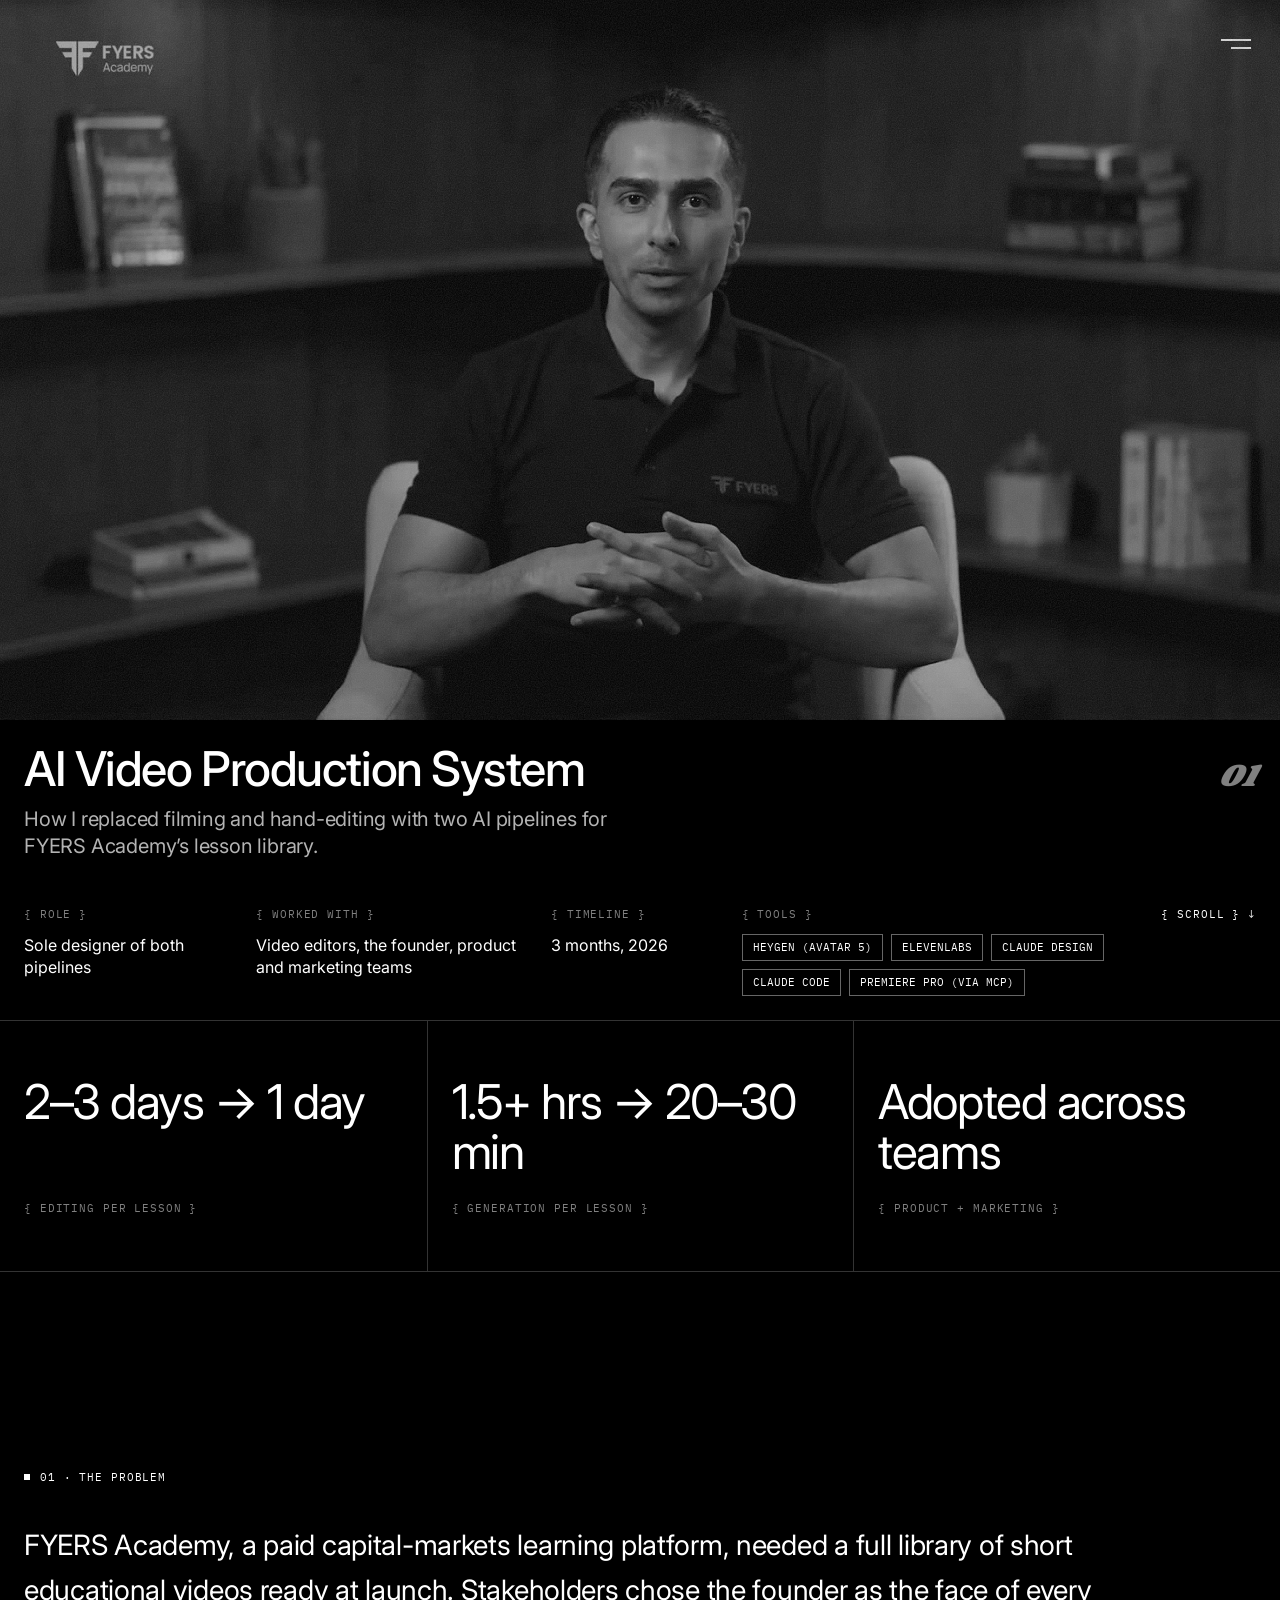
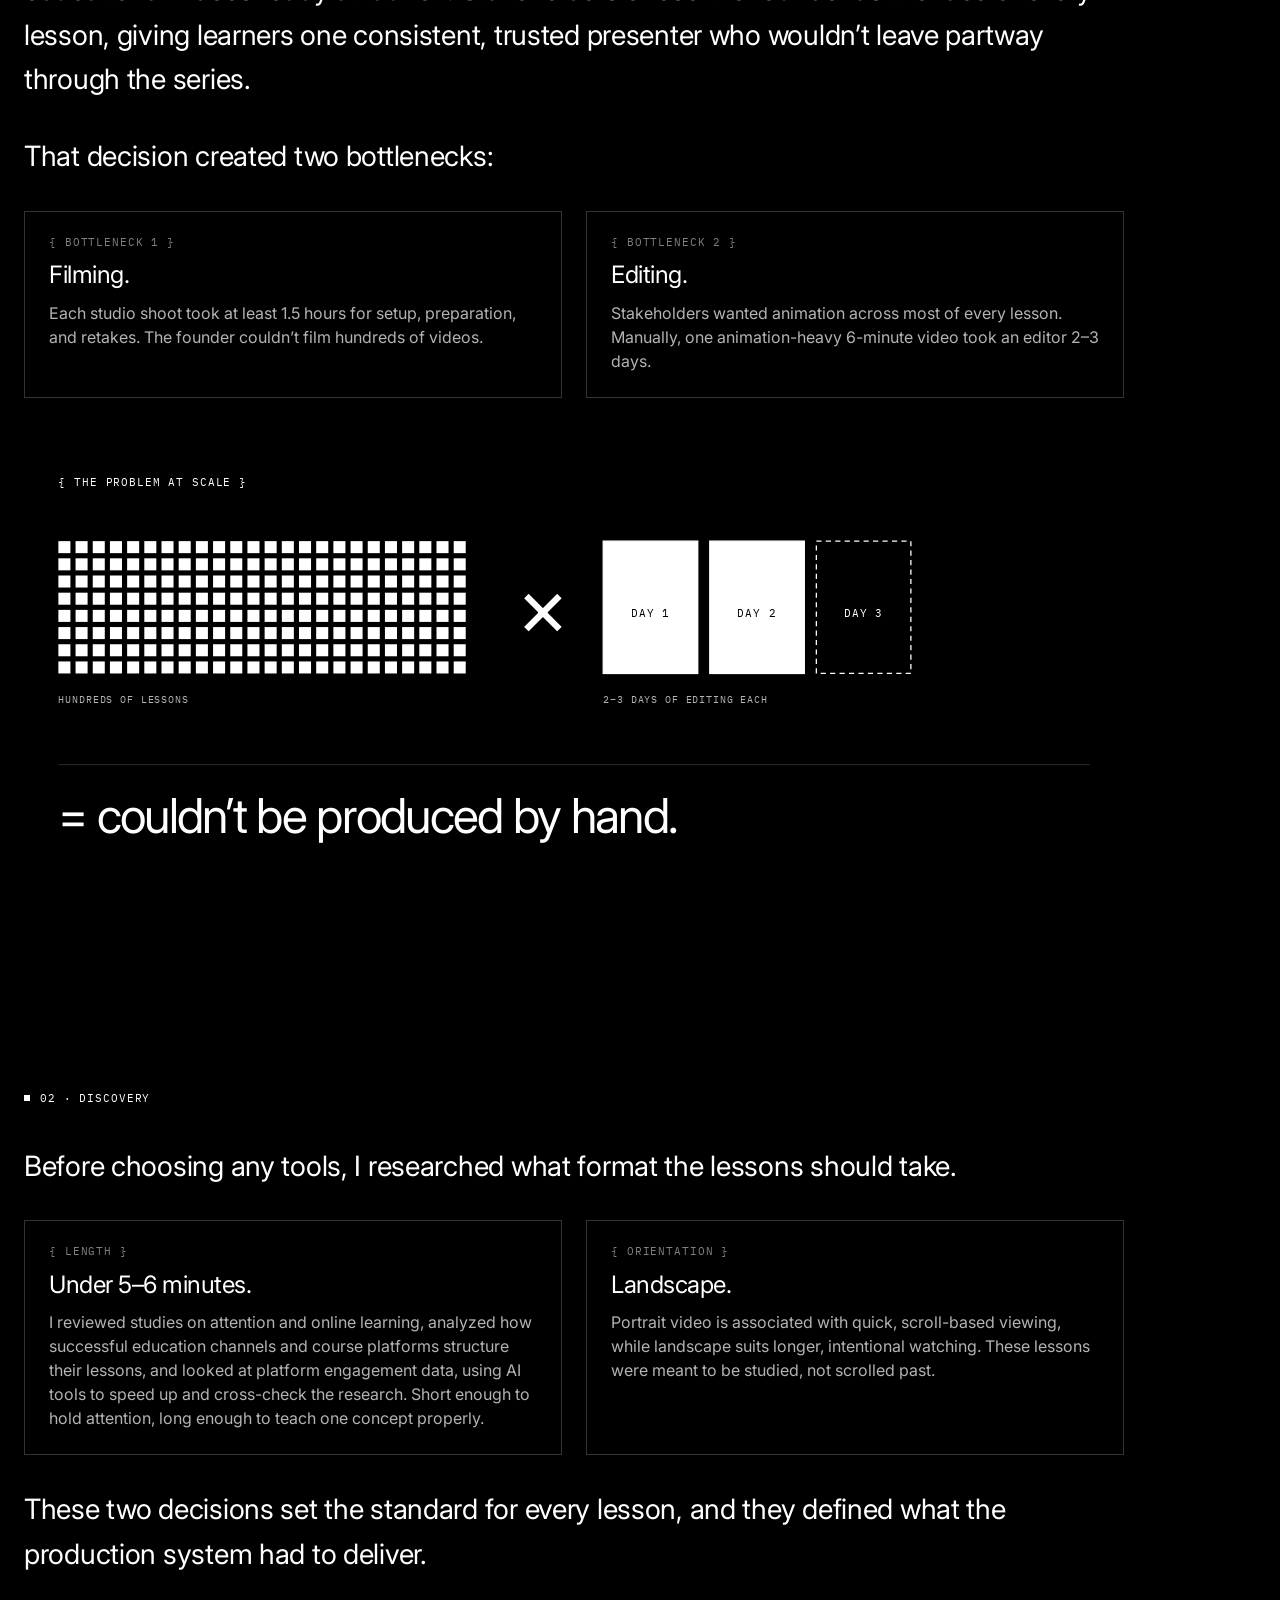
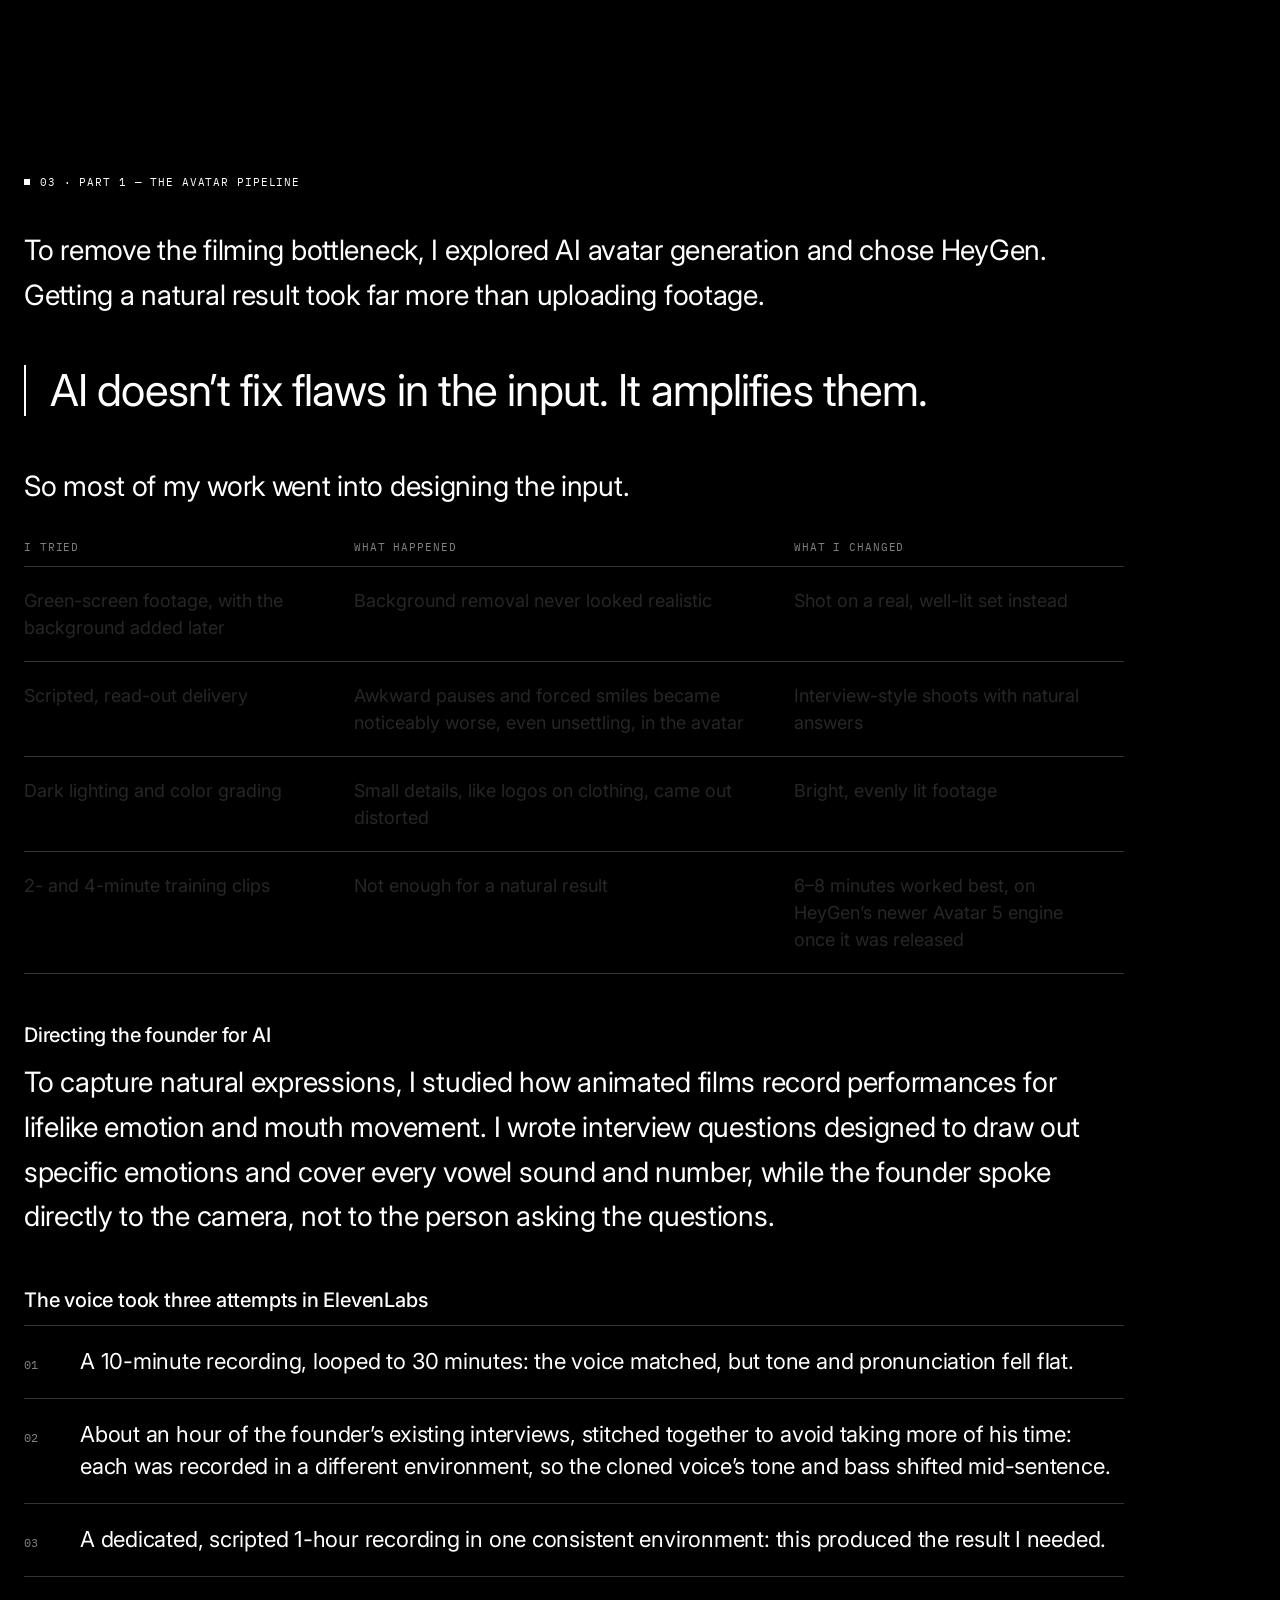
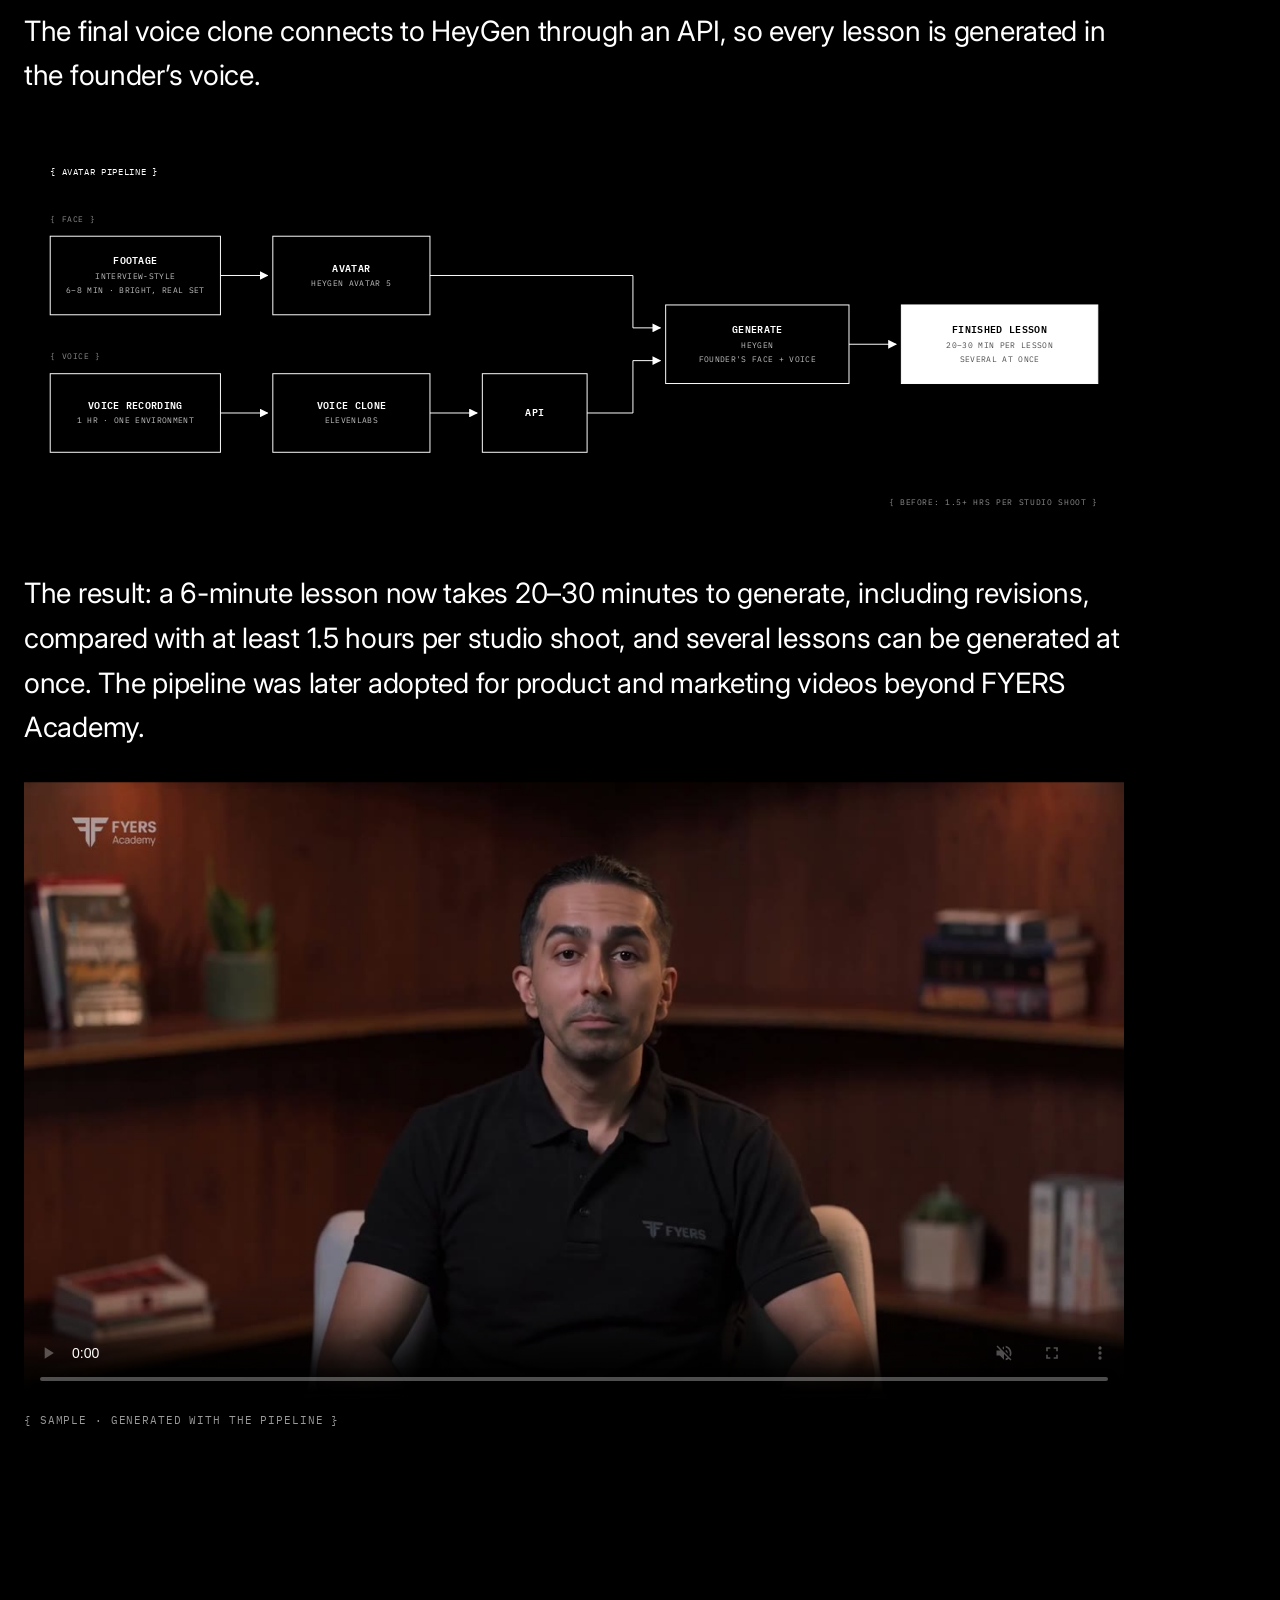
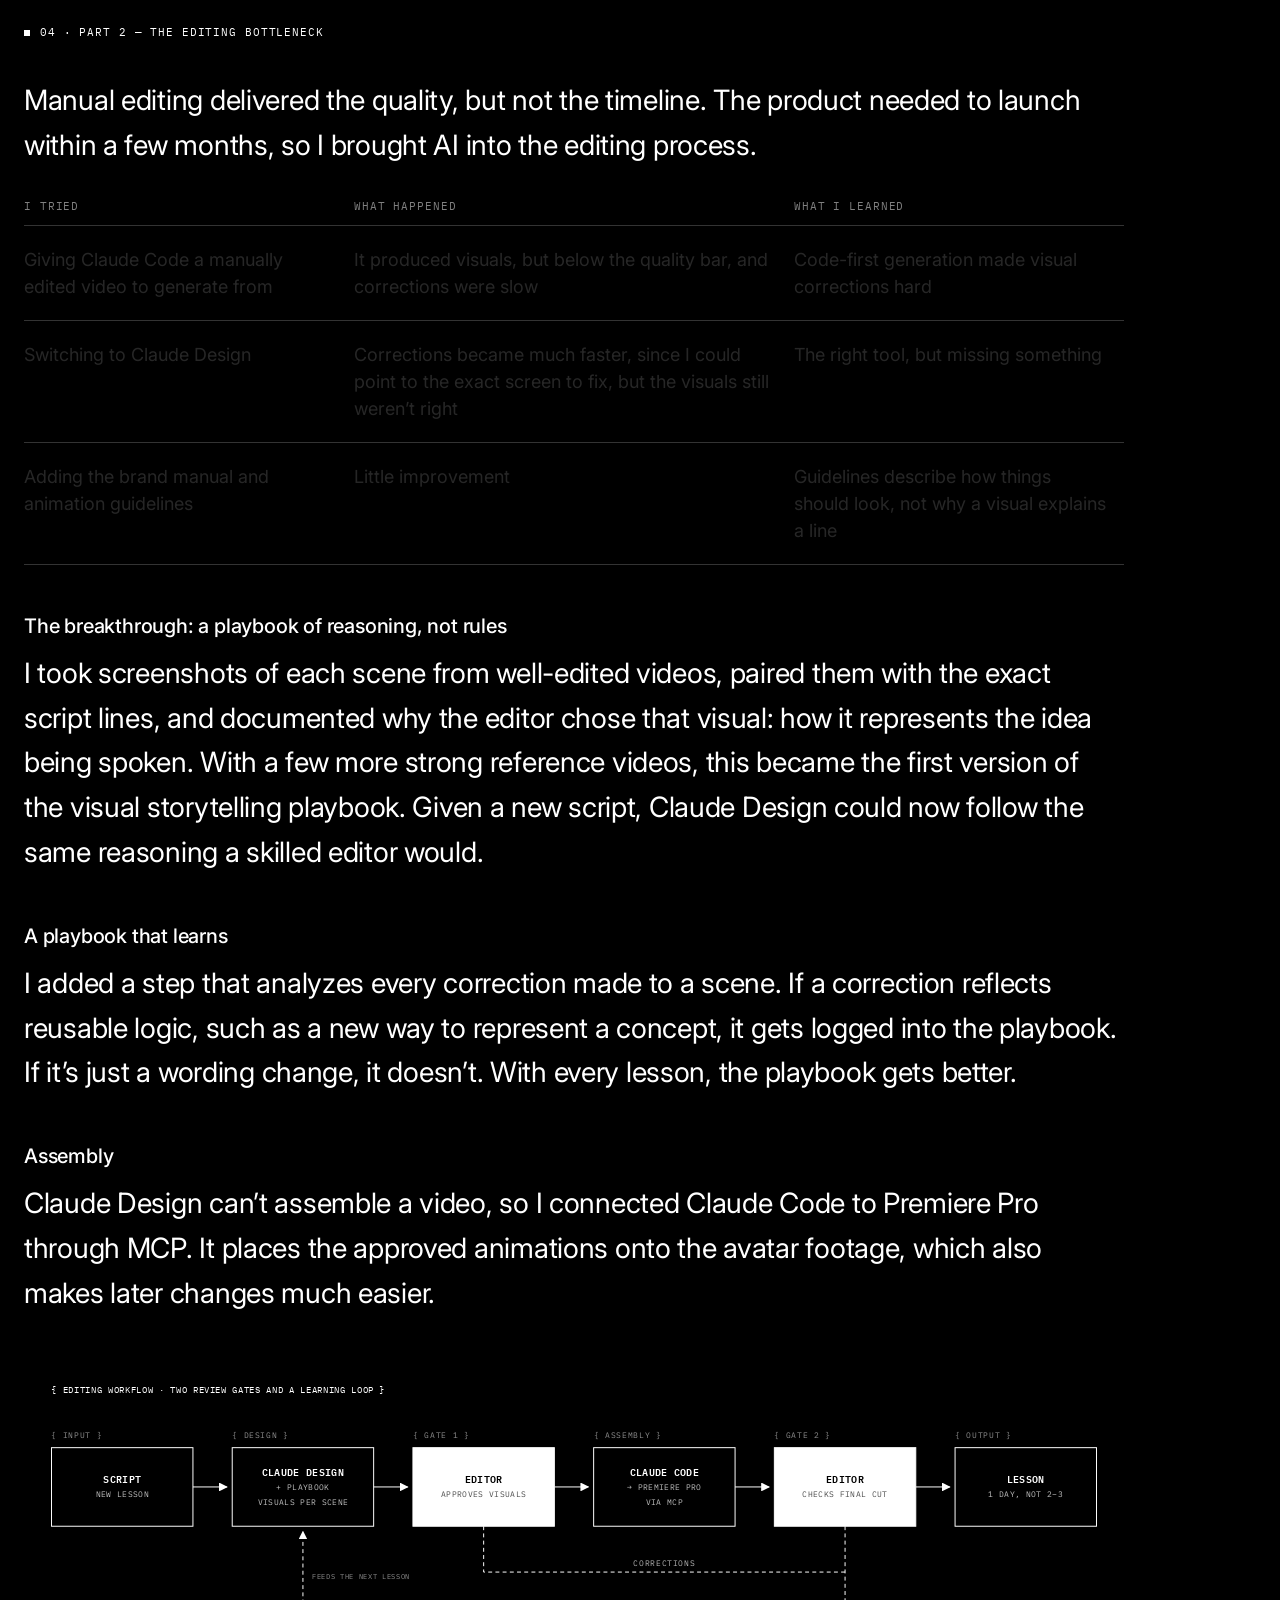
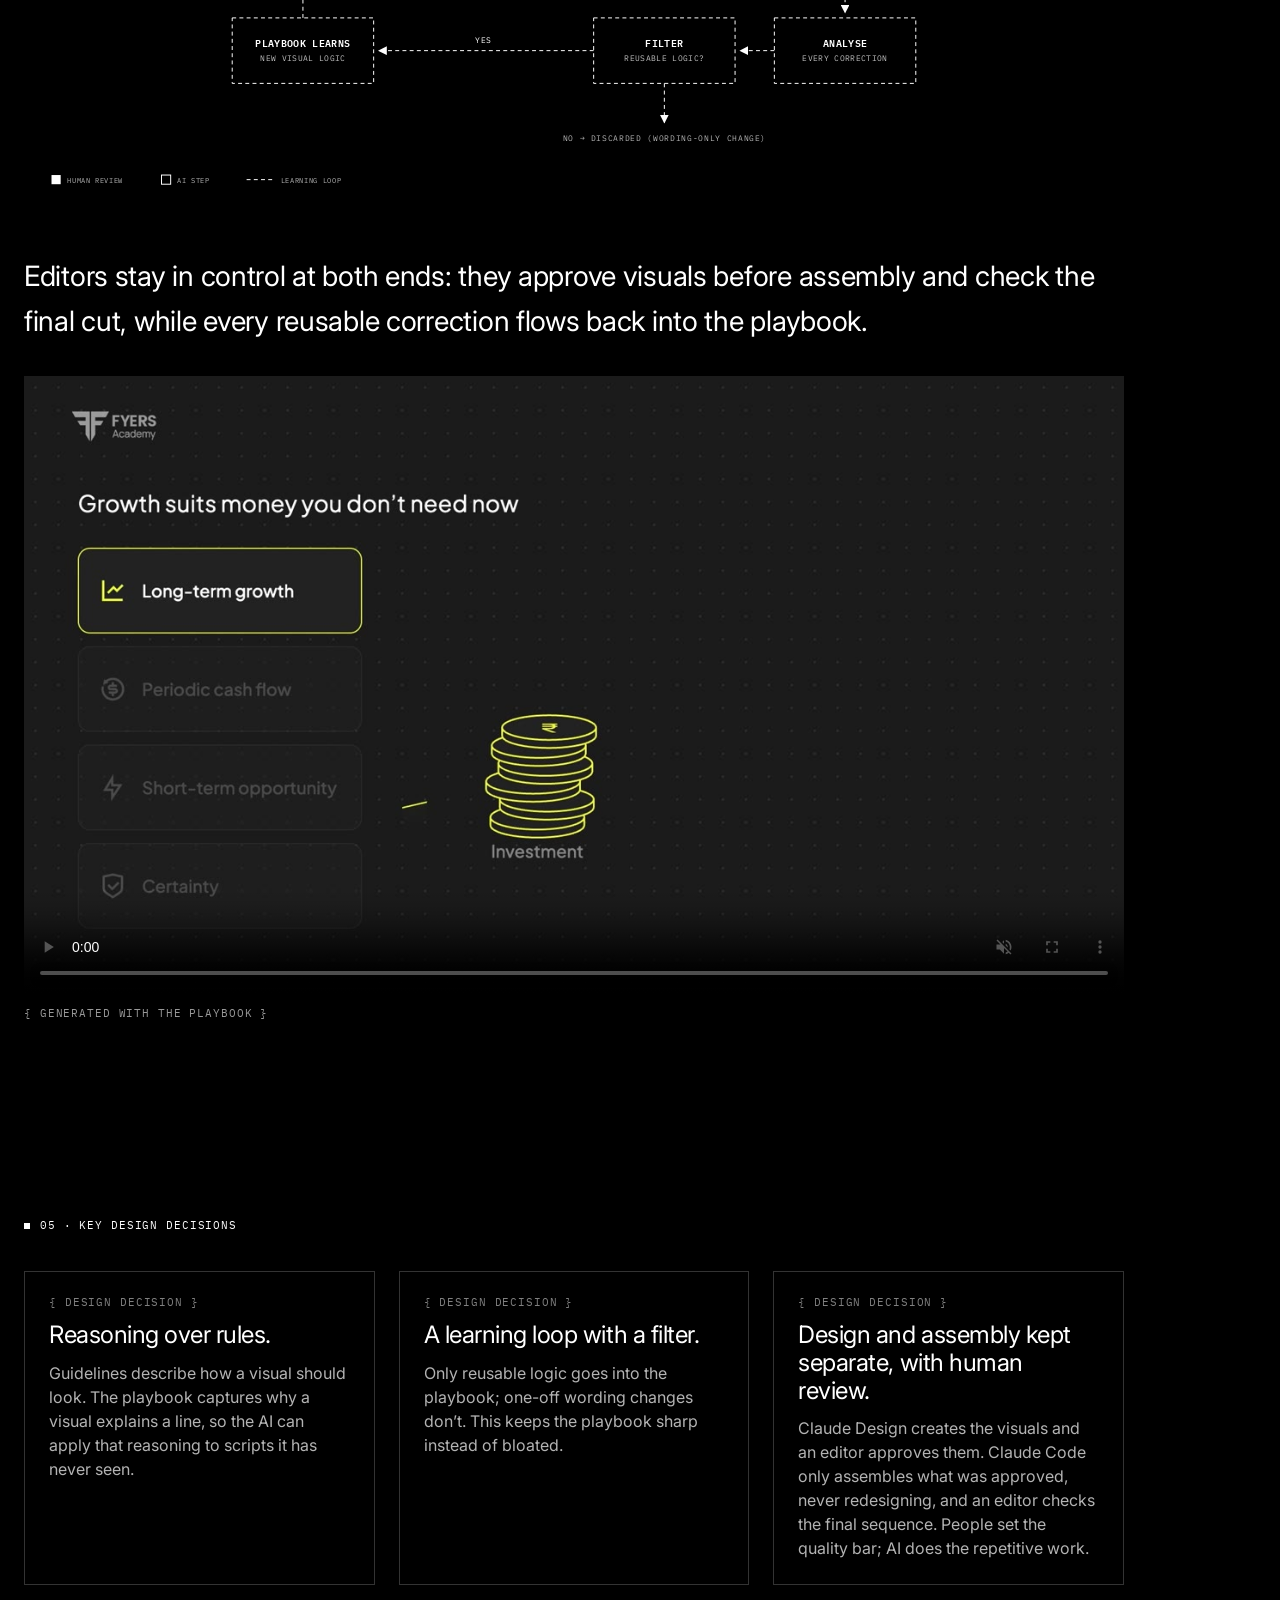
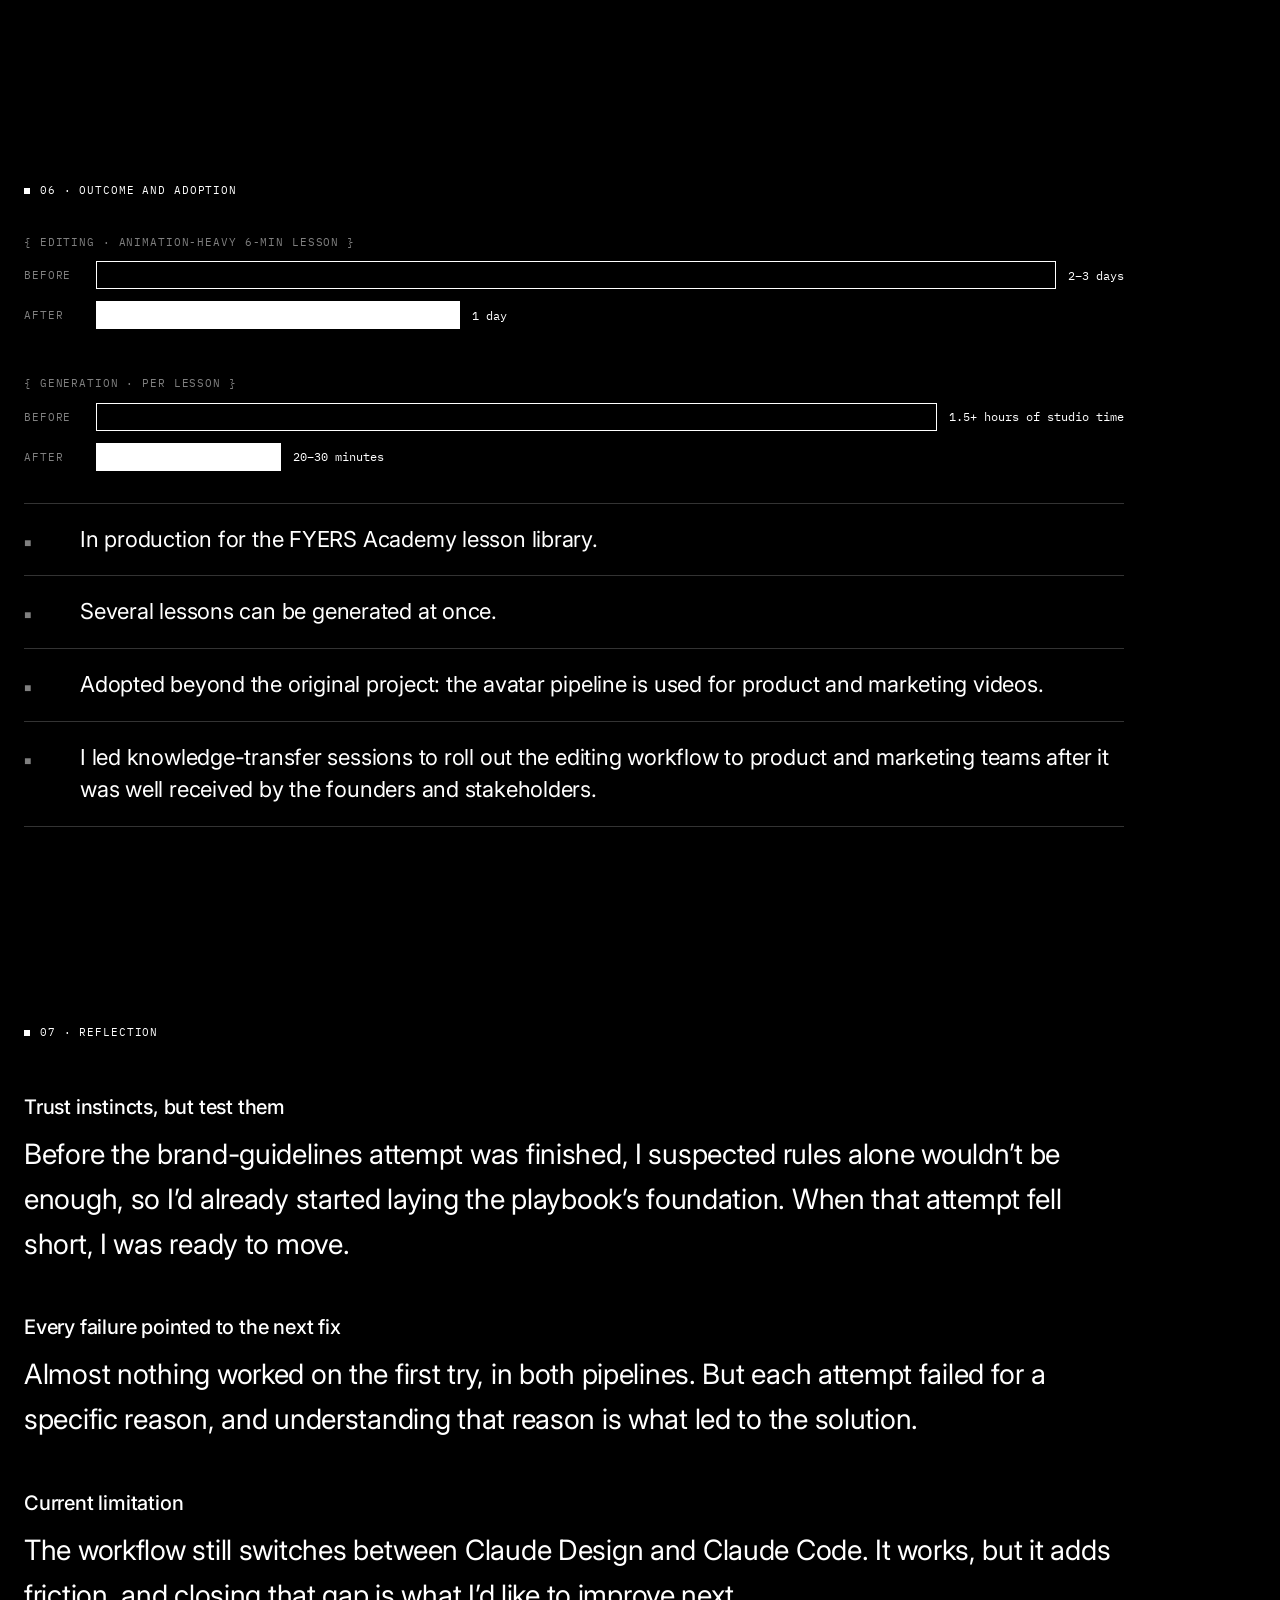
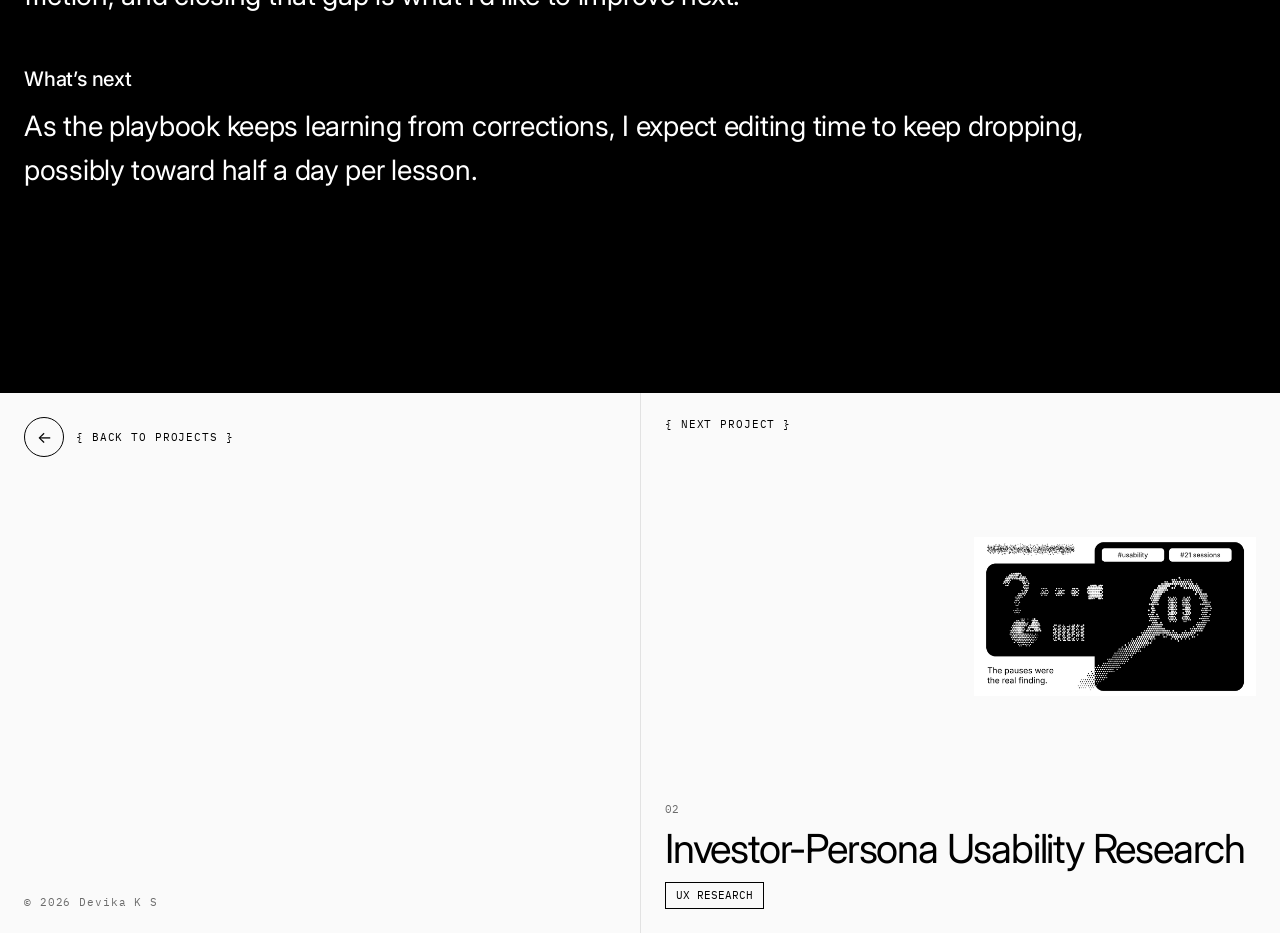
<file: work/ai-video-production-system.html>
<!doctype html>
<html lang="en">
<head>
<meta charset="utf-8">
<meta name="viewport" content="width=device-width, initial-scale=1">
<title>AI Video Production System — Devika K S</title>
<meta name="description" content="How Devika K S replaced filming and hand-editing with two AI pipelines for FYERS Academy's lesson library.">
<link rel="preconnect" href="https://fonts.googleapis.com">
<link rel="preconnect" href="https://fonts.gstatic.com" crossorigin>
<link rel="stylesheet" href="https://fonts.googleapis.com/css2?family=Inter:opsz,wght@14..32,400..800&amp;family=IBM+Plex+Mono:wght@400&amp;family=Shrikhand&amp;family=Bagel+Fat+One&amp;display=swap">
<link rel="stylesheet" href="../assets/css/base.css">
<link rel="stylesheet" href="../assets/css/case-study.css">
<script src="../assets/js/site.js" defer></script>
<script src="../assets/js/case-study.js" defer></script>
</head>
<body class="vp page-ai-video">
<svg width="0" height="0" aria-hidden="true" style="position: absolute"><defs><filter id="grain-v1"><feTurbulence type="fractalNoise" baseFrequency="0.85" numOctaves="2" stitchTiles="stitch"></feTurbulence><feColorMatrix type="saturate" values="0"></feColorMatrix></filter></defs></svg>

<div class="entry-blocks" aria-hidden="true"><span></span><span></span><span></span><span></span><span></span></div>

<header class="hero" style="position: relative; min-height: 100vh; box-sizing: border-box; overflow: hidden; display: flex; flex-direction: column; border-bottom: 1px solid rgba(255, 255, 255, 0.2)">
<div class="hero-media" style="position: relative; flex: none; width: 100%; height: min(56.25vw, 100vh); overflow: hidden; background: #111">
<div class="hero-zoom" style="position: absolute; inset: 0">
<video src="../assets/media/ai-video/hero-loop.mp4" poster="../assets/media/ai-video/hero-loop-poster.jpg" muted autoplay loop playsinline aria-hidden="true" style="display: block; width: 100%; height: 100%; object-fit: contain; filter: grayscale(1) contrast(1.05)"></video>

<svg width="100%" height="100%" aria-hidden="true" style="position: absolute; inset: 0; opacity: 0.16; pointer-events: none"><rect width="100%" height="100%" filter="url(#grain-v1)"></rect></svg>
</div>
</div>
<div class="tbar" style="position: relative; margin: 0 24px; padding: 24px 0 48px">
<div style="display: flex; justify-content: space-between; align-items: baseline; gap: 24px">
<h1 class="hero-title" style="margin: 0; font-size: 48px; line-height: 1.05; font-weight: 500; letter-spacing: -0.03em; color: #fff">AI Video Production System</h1>
<span style="flex: none; font-family: 'Shrikhand', serif; font-style: italic; font-size: 32px; line-height: 1; color: rgba(255, 255, 255, 0.5)">01</span>
</div>
<p class="hsub" style="margin: 12px 0 0; max-width: 640px; font-size: 20px; line-height: 1.35; letter-spacing: -0.01em; color: rgba(255, 255, 255, 0.7)">How I replaced filming and hand-editing with two AI pipelines for FYERS Academy’s lesson library.</p>
</div>
<div class="hb" style="position: relative; margin: auto 24px 24px; display: grid; grid-template-columns: 1fr 1.3fr 0.8fr 1.9fr auto; column-gap: 24px; align-items: start">
<div><div class="hk">{ ROLE }</div><div class="hv">Sole designer of both pipelines</div></div>
<div><div class="hk">{ WORKED WITH }</div><div class="hv">Video editors, the founder, product and marketing teams</div></div>
<div><div class="hk">{ TIMELINE }</div><div class="hv">3 months, 2026</div></div>
<div><div class="hk">{ TOOLS }</div><div style="margin-top: 12px; display: flex; flex-wrap: wrap; gap: 8px"><span class="chip">HeyGen (Avatar 5)</span><span class="chip">ElevenLabs</span><span class="chip">Claude Design</span><span class="chip">Claude Code</span><span class="chip">Premiere Pro (via MCP)</span></div></div>
<span class="hk" style="color: #fff; white-space: nowrap">{ SCROLL } <span class="bob">↓</span></span>
</div>
</header>

<section class="strip" aria-label="Outcomes">
<div><span class="fig">2–3 days → 1 day</span><span class="hk">{ EDITING PER LESSON }</span></div>
<div><span class="fig">1.5+ hrs → 20–30 min</span><span class="hk">{ GENERATION PER LESSON }</span></div>
<div><span class="fig">Adopted across teams</span><span class="hk">{ PRODUCT + MARKETING }</span></div>
</section>

<main class="vmain" style="box-sizing: border-box; padding: 200px 24px; display: flex; flex-direction: column; gap: 200px">

<section aria-label="The problem" style="max-width: 1100px">
<div class="lbl"><span class="sq" aria-hidden="true"></span>01 · The problem</div>
<div class="flow">
<p class="p">FYERS Academy, a paid capital-markets learning platform, needed a full library of short educational videos ready at launch. Stakeholders chose the founder as the face of every lesson, giving learners one consistent, trusted presenter who wouldn’t leave partway through the series.</p>
<p class="p">That decision created two bottlenecks:</p>
<div class="cards c2">
<div class="card"><span class="cl">{ BOTTLENECK 1 }</span><h3>Filming.</h3><p>Each studio shoot took at least 1.5 hours for setup, preparation, and retakes. The founder couldn’t film hundreds of videos.</p></div>
<div class="card"><span class="cl">{ BOTTLENECK 2 }</span><h3>Editing.</h3><p>Stakeholders wanted animation across most of every lesson. Manually, one animation-heavy 6-minute video took an editor 2–3 days.</p></div>
</div>
<div class="dg" data-enter="1">
<svg viewBox="0 0 1280 520" role="img" aria-label="The problem at scale: hundreds of lessons, times 2 to 3 days of editing each, couldn’t be produced by hand." style="display: block; width: 100%; height: auto; min-width: 640px">
<defs>
<marker id="arr-sc" viewBox="0 0 10 10" refX="9" refY="5" markerWidth="9" markerHeight="9" orient="auto-start-reverse">
<path d="M0 0 L10 5 L0 10 z" fill="#fff"/>
</marker>
</defs>
<rect width="1280" height="520" fill="#000"/>
<g data-i="1" style="--i: 0">
<text x="40" y="56" font-family="IBM Plex Mono, monospace" font-size="13" letter-spacing="1" fill="#fff" fill-opacity="1" text-anchor="start">{ THE PROBLEM AT SCALE }</text>
</g>
<g data-i="1" style="--i: 1">
<rect x="40" y="120" width="14" height="14" fill="#fff"/>
<rect x="60" y="120" width="14" height="14" fill="#fff"/>
<rect x="80" y="120" width="14" height="14" fill="#fff"/>
<rect x="100" y="120" width="14" height="14" fill="#fff"/>
<rect x="120" y="120" width="14" height="14" fill="#fff"/>
<rect x="140" y="120" width="14" height="14" fill="#fff"/>
<rect x="160" y="120" width="14" height="14" fill="#fff"/>
<rect x="180" y="120" width="14" height="14" fill="#fff"/>
<rect x="200" y="120" width="14" height="14" fill="#fff"/>
<rect x="220" y="120" width="14" height="14" fill="#fff"/>
<rect x="240" y="120" width="14" height="14" fill="#fff"/>
<rect x="260" y="120" width="14" height="14" fill="#fff"/>
<rect x="280" y="120" width="14" height="14" fill="#fff"/>
<rect x="300" y="120" width="14" height="14" fill="#fff"/>
<rect x="320" y="120" width="14" height="14" fill="#fff"/>
<rect x="340" y="120" width="14" height="14" fill="#fff"/>
<rect x="360" y="120" width="14" height="14" fill="#fff"/>
<rect x="380" y="120" width="14" height="14" fill="#fff"/>
<rect x="400" y="120" width="14" height="14" fill="#fff"/>
<rect x="420" y="120" width="14" height="14" fill="#fff"/>
<rect x="440" y="120" width="14" height="14" fill="#fff"/>
<rect x="460" y="120" width="14" height="14" fill="#fff"/>
<rect x="480" y="120" width="14" height="14" fill="#fff"/>
<rect x="500" y="120" width="14" height="14" fill="#fff"/>
</g>
<g data-i="1" style="--i: 2">
<rect x="40" y="140" width="14" height="14" fill="#fff"/>
<rect x="60" y="140" width="14" height="14" fill="#fff"/>
<rect x="80" y="140" width="14" height="14" fill="#fff"/>
<rect x="100" y="140" width="14" height="14" fill="#fff"/>
<rect x="120" y="140" width="14" height="14" fill="#fff"/>
<rect x="140" y="140" width="14" height="14" fill="#fff"/>
<rect x="160" y="140" width="14" height="14" fill="#fff"/>
<rect x="180" y="140" width="14" height="14" fill="#fff"/>
<rect x="200" y="140" width="14" height="14" fill="#fff"/>
<rect x="220" y="140" width="14" height="14" fill="#fff"/>
<rect x="240" y="140" width="14" height="14" fill="#fff"/>
<rect x="260" y="140" width="14" height="14" fill="#fff"/>
<rect x="280" y="140" width="14" height="14" fill="#fff"/>
<rect x="300" y="140" width="14" height="14" fill="#fff"/>
<rect x="320" y="140" width="14" height="14" fill="#fff"/>
<rect x="340" y="140" width="14" height="14" fill="#fff"/>
<rect x="360" y="140" width="14" height="14" fill="#fff"/>
<rect x="380" y="140" width="14" height="14" fill="#fff"/>
<rect x="400" y="140" width="14" height="14" fill="#fff"/>
<rect x="420" y="140" width="14" height="14" fill="#fff"/>
<rect x="440" y="140" width="14" height="14" fill="#fff"/>
<rect x="460" y="140" width="14" height="14" fill="#fff"/>
<rect x="480" y="140" width="14" height="14" fill="#fff"/>
<rect x="500" y="140" width="14" height="14" fill="#fff"/>
</g>
<g data-i="1" style="--i: 3">
<rect x="40" y="160" width="14" height="14" fill="#fff"/>
<rect x="60" y="160" width="14" height="14" fill="#fff"/>
<rect x="80" y="160" width="14" height="14" fill="#fff"/>
<rect x="100" y="160" width="14" height="14" fill="#fff"/>
<rect x="120" y="160" width="14" height="14" fill="#fff"/>
<rect x="140" y="160" width="14" height="14" fill="#fff"/>
<rect x="160" y="160" width="14" height="14" fill="#fff"/>
<rect x="180" y="160" width="14" height="14" fill="#fff"/>
<rect x="200" y="160" width="14" height="14" fill="#fff"/>
<rect x="220" y="160" width="14" height="14" fill="#fff"/>
<rect x="240" y="160" width="14" height="14" fill="#fff"/>
<rect x="260" y="160" width="14" height="14" fill="#fff"/>
<rect x="280" y="160" width="14" height="14" fill="#fff"/>
<rect x="300" y="160" width="14" height="14" fill="#fff"/>
<rect x="320" y="160" width="14" height="14" fill="#fff"/>
<rect x="340" y="160" width="14" height="14" fill="#fff"/>
<rect x="360" y="160" width="14" height="14" fill="#fff"/>
<rect x="380" y="160" width="14" height="14" fill="#fff"/>
<rect x="400" y="160" width="14" height="14" fill="#fff"/>
<rect x="420" y="160" width="14" height="14" fill="#fff"/>
<rect x="440" y="160" width="14" height="14" fill="#fff"/>
<rect x="460" y="160" width="14" height="14" fill="#fff"/>
<rect x="480" y="160" width="14" height="14" fill="#fff"/>
<rect x="500" y="160" width="14" height="14" fill="#fff"/>
</g>
<g data-i="1" style="--i: 4">
<rect x="40" y="180" width="14" height="14" fill="#fff"/>
<rect x="60" y="180" width="14" height="14" fill="#fff"/>
<rect x="80" y="180" width="14" height="14" fill="#fff"/>
<rect x="100" y="180" width="14" height="14" fill="#fff"/>
<rect x="120" y="180" width="14" height="14" fill="#fff"/>
<rect x="140" y="180" width="14" height="14" fill="#fff"/>
<rect x="160" y="180" width="14" height="14" fill="#fff"/>
<rect x="180" y="180" width="14" height="14" fill="#fff"/>
<rect x="200" y="180" width="14" height="14" fill="#fff"/>
<rect x="220" y="180" width="14" height="14" fill="#fff"/>
<rect x="240" y="180" width="14" height="14" fill="#fff"/>
<rect x="260" y="180" width="14" height="14" fill="#fff"/>
<rect x="280" y="180" width="14" height="14" fill="#fff"/>
<rect x="300" y="180" width="14" height="14" fill="#fff"/>
<rect x="320" y="180" width="14" height="14" fill="#fff"/>
<rect x="340" y="180" width="14" height="14" fill="#fff"/>
<rect x="360" y="180" width="14" height="14" fill="#fff"/>
<rect x="380" y="180" width="14" height="14" fill="#fff"/>
<rect x="400" y="180" width="14" height="14" fill="#fff"/>
<rect x="420" y="180" width="14" height="14" fill="#fff"/>
<rect x="440" y="180" width="14" height="14" fill="#fff"/>
<rect x="460" y="180" width="14" height="14" fill="#fff"/>
<rect x="480" y="180" width="14" height="14" fill="#fff"/>
<rect x="500" y="180" width="14" height="14" fill="#fff"/>
</g>
<g data-i="1" style="--i: 5">
<rect x="40" y="200" width="14" height="14" fill="#fff"/>
<rect x="60" y="200" width="14" height="14" fill="#fff"/>
<rect x="80" y="200" width="14" height="14" fill="#fff"/>
<rect x="100" y="200" width="14" height="14" fill="#fff"/>
<rect x="120" y="200" width="14" height="14" fill="#fff"/>
<rect x="140" y="200" width="14" height="14" fill="#fff"/>
<rect x="160" y="200" width="14" height="14" fill="#fff"/>
<rect x="180" y="200" width="14" height="14" fill="#fff"/>
<rect x="200" y="200" width="14" height="14" fill="#fff"/>
<rect x="220" y="200" width="14" height="14" fill="#fff"/>
<rect x="240" y="200" width="14" height="14" fill="#fff"/>
<rect x="260" y="200" width="14" height="14" fill="#fff"/>
<rect x="280" y="200" width="14" height="14" fill="#fff"/>
<rect x="300" y="200" width="14" height="14" fill="#fff"/>
<rect x="320" y="200" width="14" height="14" fill="#fff"/>
<rect x="340" y="200" width="14" height="14" fill="#fff"/>
<rect x="360" y="200" width="14" height="14" fill="#fff"/>
<rect x="380" y="200" width="14" height="14" fill="#fff"/>
<rect x="400" y="200" width="14" height="14" fill="#fff"/>
<rect x="420" y="200" width="14" height="14" fill="#fff"/>
<rect x="440" y="200" width="14" height="14" fill="#fff"/>
<rect x="460" y="200" width="14" height="14" fill="#fff"/>
<rect x="480" y="200" width="14" height="14" fill="#fff"/>
<rect x="500" y="200" width="14" height="14" fill="#fff"/>
</g>
<g data-i="1" style="--i: 6">
<rect x="40" y="220" width="14" height="14" fill="#fff"/>
<rect x="60" y="220" width="14" height="14" fill="#fff"/>
<rect x="80" y="220" width="14" height="14" fill="#fff"/>
<rect x="100" y="220" width="14" height="14" fill="#fff"/>
<rect x="120" y="220" width="14" height="14" fill="#fff"/>
<rect x="140" y="220" width="14" height="14" fill="#fff"/>
<rect x="160" y="220" width="14" height="14" fill="#fff"/>
<rect x="180" y="220" width="14" height="14" fill="#fff"/>
<rect x="200" y="220" width="14" height="14" fill="#fff"/>
<rect x="220" y="220" width="14" height="14" fill="#fff"/>
<rect x="240" y="220" width="14" height="14" fill="#fff"/>
<rect x="260" y="220" width="14" height="14" fill="#fff"/>
<rect x="280" y="220" width="14" height="14" fill="#fff"/>
<rect x="300" y="220" width="14" height="14" fill="#fff"/>
<rect x="320" y="220" width="14" height="14" fill="#fff"/>
<rect x="340" y="220" width="14" height="14" fill="#fff"/>
<rect x="360" y="220" width="14" height="14" fill="#fff"/>
<rect x="380" y="220" width="14" height="14" fill="#fff"/>
<rect x="400" y="220" width="14" height="14" fill="#fff"/>
<rect x="420" y="220" width="14" height="14" fill="#fff"/>
<rect x="440" y="220" width="14" height="14" fill="#fff"/>
<rect x="460" y="220" width="14" height="14" fill="#fff"/>
<rect x="480" y="220" width="14" height="14" fill="#fff"/>
<rect x="500" y="220" width="14" height="14" fill="#fff"/>
</g>
<g data-i="1" style="--i: 7">
<rect x="40" y="240" width="14" height="14" fill="#fff"/>
<rect x="60" y="240" width="14" height="14" fill="#fff"/>
<rect x="80" y="240" width="14" height="14" fill="#fff"/>
<rect x="100" y="240" width="14" height="14" fill="#fff"/>
<rect x="120" y="240" width="14" height="14" fill="#fff"/>
<rect x="140" y="240" width="14" height="14" fill="#fff"/>
<rect x="160" y="240" width="14" height="14" fill="#fff"/>
<rect x="180" y="240" width="14" height="14" fill="#fff"/>
<rect x="200" y="240" width="14" height="14" fill="#fff"/>
<rect x="220" y="240" width="14" height="14" fill="#fff"/>
<rect x="240" y="240" width="14" height="14" fill="#fff"/>
<rect x="260" y="240" width="14" height="14" fill="#fff"/>
<rect x="280" y="240" width="14" height="14" fill="#fff"/>
<rect x="300" y="240" width="14" height="14" fill="#fff"/>
<rect x="320" y="240" width="14" height="14" fill="#fff"/>
<rect x="340" y="240" width="14" height="14" fill="#fff"/>
<rect x="360" y="240" width="14" height="14" fill="#fff"/>
<rect x="380" y="240" width="14" height="14" fill="#fff"/>
<rect x="400" y="240" width="14" height="14" fill="#fff"/>
<rect x="420" y="240" width="14" height="14" fill="#fff"/>
<rect x="440" y="240" width="14" height="14" fill="#fff"/>
<rect x="460" y="240" width="14" height="14" fill="#fff"/>
<rect x="480" y="240" width="14" height="14" fill="#fff"/>
<rect x="500" y="240" width="14" height="14" fill="#fff"/>
</g>
<g data-i="1" style="--i: 8">
<rect x="40" y="260" width="14" height="14" fill="#fff"/>
<rect x="60" y="260" width="14" height="14" fill="#fff"/>
<rect x="80" y="260" width="14" height="14" fill="#fff"/>
<rect x="100" y="260" width="14" height="14" fill="#fff"/>
<rect x="120" y="260" width="14" height="14" fill="#fff"/>
<rect x="140" y="260" width="14" height="14" fill="#fff"/>
<rect x="160" y="260" width="14" height="14" fill="#fff"/>
<rect x="180" y="260" width="14" height="14" fill="#fff"/>
<rect x="200" y="260" width="14" height="14" fill="#fff"/>
<rect x="220" y="260" width="14" height="14" fill="#fff"/>
<rect x="240" y="260" width="14" height="14" fill="#fff"/>
<rect x="260" y="260" width="14" height="14" fill="#fff"/>
<rect x="280" y="260" width="14" height="14" fill="#fff"/>
<rect x="300" y="260" width="14" height="14" fill="#fff"/>
<rect x="320" y="260" width="14" height="14" fill="#fff"/>
<rect x="340" y="260" width="14" height="14" fill="#fff"/>
<rect x="360" y="260" width="14" height="14" fill="#fff"/>
<rect x="380" y="260" width="14" height="14" fill="#fff"/>
<rect x="400" y="260" width="14" height="14" fill="#fff"/>
<rect x="420" y="260" width="14" height="14" fill="#fff"/>
<rect x="440" y="260" width="14" height="14" fill="#fff"/>
<rect x="460" y="260" width="14" height="14" fill="#fff"/>
<rect x="480" y="260" width="14" height="14" fill="#fff"/>
<rect x="500" y="260" width="14" height="14" fill="#fff"/>
<text x="40" y="308" font-family="IBM Plex Mono, monospace" font-size="12" letter-spacing="1" fill="#fff" fill-opacity="0.7" text-anchor="start">HUNDREDS OF LESSONS</text>
</g>
<g data-i="1" style="--i: 9">
<text x="574" y="230" font-family="Inter, Helvetica, Arial, sans-serif" font-size="96" font-weight="400" fill="#fff" letter-spacing="-3">×</text>
</g>
<g data-i="1" style="--i: 10">
<rect x="674" y="120" width="110" height="154" fill="#fff" stroke="#fff" stroke-width="1.5"/>
<text x="729" y="208" font-family="IBM Plex Mono, monospace" font-size="13" fill="#000" text-anchor="middle" letter-spacing="1">DAY 1</text>
</g>
<g data-i="1" style="--i: 11">
<rect x="798" y="120" width="110" height="154" fill="#fff" stroke="#fff" stroke-width="1.5"/>
<text x="853" y="208" font-family="IBM Plex Mono, monospace" font-size="13" fill="#000" text-anchor="middle" letter-spacing="1">DAY 2</text>
</g>
<g data-i="1" style="--i: 12">
<rect x="922" y="120" width="110" height="154" fill="none" stroke="#fff" stroke-width="1.5" stroke-dasharray="6 5"/>
<text x="977" y="208" font-family="IBM Plex Mono, monospace" font-size="13" fill="#fff" text-anchor="middle" letter-spacing="1">DAY 3</text>
<text x="674" y="308" font-family="IBM Plex Mono, monospace" font-size="12" letter-spacing="1" fill="#fff" fill-opacity="0.7" text-anchor="start">2–3 DAYS OF EDITING EACH</text>
</g>
<g data-i="1" style="--i: 13">
<line x1="40" y1="380" x2="1240" y2="380" stroke="#fff" stroke-opacity="0.2" stroke-width="1"/>
<text x="40" y="460" font-family="Inter, Helvetica, Arial, sans-serif" font-size="56" font-weight="400" fill="#fff" letter-spacing="-2">= couldn’t be produced by hand.</text>
</g>
</svg>
</div>
</div>
</section>

<section aria-label="Discovery" style="max-width: 1100px">
<div class="lbl"><span class="sq" aria-hidden="true"></span>02 · Discovery</div>
<div class="flow">
<p class="p">Before choosing any tools, I researched what format the lessons should take.</p>
<div class="cards c2">
<div class="card"><span class="cl">{ LENGTH }</span><h3>Under 5–6 minutes.</h3><p>I reviewed studies on attention and online learning, analyzed how successful education channels and course platforms structure their lessons, and looked at platform engagement data, using AI tools to speed up and cross-check the research. Short enough to hold attention, long enough to teach one concept properly.</p></div>
<div class="card"><span class="cl">{ ORIENTATION }</span><h3>Landscape.</h3><p>Portrait video is associated with quick, scroll-based viewing, while landscape suits longer, intentional watching. These lessons were meant to be studied, not scrolled past.</p></div>
</div>
<p class="p">These two decisions set the standard for every lesson, and they defined what the production system had to deliver.</p>
</div>
</section>

<section aria-label="Part 1: the avatar pipeline" style="max-width: 1100px">
<div class="lbl"><span class="sq" aria-hidden="true"></span>03 · Part 1 — The avatar pipeline</div>
<div class="flow">
<p class="p">To remove the filming bottleneck, I explored AI avatar generation and chose HeyGen. Getting a natural result took far more than uploading footage.</p>
<blockquote class="pq">AI doesn’t fix flaws in the input. It amplifies them.</blockquote>
<p class="p">So most of my work went into designing the input.</p>
<table class="tb">
<colgroup><col style="width: 30%"><col style="width: 40%"><col style="width: 30%"></colgroup>
<thead><tr><th scope="col">I tried</th><th scope="col">What happened</th><th scope="col">What I changed</th></tr></thead>
<tbody>
<tr data-rowfade="1"><td data-label="I TRIED">Green-screen footage, with the background added later</td><td data-label="WHAT HAPPENED">Background removal never looked realistic</td><td data-label="WHAT I CHANGED">Shot on a real, well-lit set instead</td></tr>
<tr data-rowfade="1"><td data-label="I TRIED">Scripted, read-out delivery</td><td data-label="WHAT HAPPENED">Awkward pauses and forced smiles became noticeably worse, even unsettling, in the avatar</td><td data-label="WHAT I CHANGED">Interview-style shoots with natural answers</td></tr>
<tr data-rowfade="1"><td data-label="I TRIED">Dark lighting and color grading</td><td data-label="WHAT HAPPENED">Small details, like logos on clothing, came out distorted</td><td data-label="WHAT I CHANGED">Bright, evenly lit footage</td></tr>
<tr data-rowfade="1"><td data-label="I TRIED">2- and 4-minute training clips</td><td data-label="WHAT HAPPENED">Not enough for a natural result</td><td data-label="WHAT I CHANGED">6–8 minutes worked best, on HeyGen’s newer Avatar 5 engine once it was released</td></tr>
</tbody>
</table>
<h3 class="sub">Directing the founder for AI</h3>
<p class="p">To capture natural expressions, I studied how animated films record performances for lifelike emotion and mouth movement. I wrote interview questions designed to draw out specific emotions and cover every vowel sound and number, while the founder spoke directly to the camera, not to the person asking the questions.</p>
<h3 class="sub">The voice took three attempts in ElevenLabs</h3>
<ol class="steps">
<li><span class="n">01</span><span class="t">A 10-minute recording, looped to 30 minutes: the voice matched, but tone and pronunciation fell flat.</span></li>
<li><span class="n">02</span><span class="t">About an hour of the founder’s existing interviews, stitched together to avoid taking more of his time: each was recorded in a different environment, so the cloned voice’s tone and bass shifted mid-sentence.</span></li>
<li><span class="n">03</span><span class="t">A dedicated, scripted 1-hour recording in one consistent environment: this produced the result I needed.</span></li>
</ol>
<p class="p">The final voice clone connects to HeyGen through an API, so every lesson is generated in the founder’s voice.</p>
<div class="dg" data-enter="1">
<svg viewBox="0 0 1680 600" role="img" aria-label="Avatar pipeline. Face: interview-style footage, 6 to 8 minutes on a bright real set, goes into a HeyGen Avatar 5 avatar. Voice: a one-hour recording in one environment goes into an ElevenLabs voice clone, then an API. Both feed HeyGen, which generates the founder’s face and voice into a finished lesson: 20 to 30 minutes per lesson, several at once. Before: 1.5+ hours per studio shoot." style="display: block; width: 100%; height: auto; min-width: 900px">
<defs>
<marker id="arr-av" viewBox="0 0 10 10" refX="9" refY="5" markerWidth="9" markerHeight="9" orient="auto-start-reverse">
<path d="M0 0 L10 5 L0 10 z" fill="#fff"/>
</marker>
</defs>
<rect width="1680" height="600" fill="#000"/>
<g data-i="1" style="--i: 0">
<text x="40" y="56" font-family="IBM Plex Mono, monospace" font-size="13" letter-spacing="1" fill="#fff" fill-opacity="1" text-anchor="start">{ AVATAR PIPELINE }</text>
<text x="40" y="128" font-family="IBM Plex Mono, monospace" font-size="12" letter-spacing="1" fill="#fff" fill-opacity="0.55" text-anchor="start">{ FACE }</text>
<text x="40" y="338" font-family="IBM Plex Mono, monospace" font-size="12" letter-spacing="1" fill="#fff" fill-opacity="0.55" text-anchor="start">{ VOICE }</text>
<rect x="40" y="150" width="260" height="120" fill="none" stroke="#fff" stroke-width="1.5"/>
<text x="170.0" y="193.0" font-family="IBM Plex Mono, monospace" font-size="15" font-weight="600" letter-spacing="0.5" fill="#fff" fill-opacity="1" text-anchor="middle">FOOTAGE</text>
<text x="170.0" y="215.0" font-family="IBM Plex Mono, monospace" font-size="12" font-weight="400" letter-spacing="0.5" fill="#fff" fill-opacity="0.75" text-anchor="middle">INTERVIEW-STYLE</text>
<text x="170.0" y="237.0" font-family="IBM Plex Mono, monospace" font-size="12" font-weight="400" letter-spacing="0.5" fill="#fff" fill-opacity="0.75" text-anchor="middle">6–8 MIN · BRIGHT, REAL SET</text>
</g>
<g data-i="1" style="--i: 2">
<rect x="380" y="150" width="240" height="120" fill="none" stroke="#fff" stroke-width="1.5"/>
<text x="500.0" y="204.0" font-family="IBM Plex Mono, monospace" font-size="15" font-weight="600" letter-spacing="0.5" fill="#fff" fill-opacity="1" text-anchor="middle">AVATAR</text>
<text x="500.0" y="226.0" font-family="IBM Plex Mono, monospace" font-size="12" font-weight="400" letter-spacing="0.5" fill="#fff" fill-opacity="0.75" text-anchor="middle">HEYGEN AVATAR 5</text>
</g>
<g data-i="1" style="--i: 0">
<rect x="40" y="360" width="260" height="120" fill="none" stroke="#fff" stroke-width="1.5"/>
<text x="170.0" y="414.0" font-family="IBM Plex Mono, monospace" font-size="15" font-weight="600" letter-spacing="0.5" fill="#fff" fill-opacity="1" text-anchor="middle">VOICE RECORDING</text>
<text x="170.0" y="436.0" font-family="IBM Plex Mono, monospace" font-size="12" font-weight="400" letter-spacing="0.5" fill="#fff" fill-opacity="0.75" text-anchor="middle">1 HR · ONE ENVIRONMENT</text>
</g>
<g data-i="1" style="--i: 2">
<rect x="380" y="360" width="240" height="120" fill="none" stroke="#fff" stroke-width="1.5"/>
<text x="500.0" y="414.0" font-family="IBM Plex Mono, monospace" font-size="15" font-weight="600" letter-spacing="0.5" fill="#fff" fill-opacity="1" text-anchor="middle">VOICE CLONE</text>
<text x="500.0" y="436.0" font-family="IBM Plex Mono, monospace" font-size="12" font-weight="400" letter-spacing="0.5" fill="#fff" fill-opacity="0.75" text-anchor="middle">ELEVENLABS</text>
</g>
<g data-i="1" style="--i: 3">
<rect x="700" y="360" width="160" height="120" fill="none" stroke="#fff" stroke-width="1.5"/>
<text x="780.0" y="425.0" font-family="IBM Plex Mono, monospace" font-size="15" font-weight="600" letter-spacing="0.5" fill="#fff" fill-opacity="1" text-anchor="middle">API</text>
</g>
<g data-i="1" style="--i: 5">
<rect x="980" y="255" width="280" height="120" fill="none" stroke="#fff" stroke-width="1.5"/>
<text x="1120.0" y="298.0" font-family="IBM Plex Mono, monospace" font-size="15" font-weight="600" letter-spacing="0.5" fill="#fff" fill-opacity="1" text-anchor="middle">GENERATE</text>
<text x="1120.0" y="320.0" font-family="IBM Plex Mono, monospace" font-size="12" font-weight="400" letter-spacing="0.5" fill="#fff" fill-opacity="0.75" text-anchor="middle">HEYGEN</text>
<text x="1120.0" y="342.0" font-family="IBM Plex Mono, monospace" font-size="12" font-weight="400" letter-spacing="0.5" fill="#fff" fill-opacity="0.75" text-anchor="middle">FOUNDER'S FACE + VOICE</text>
</g>
<g data-i="1" style="--i: 7">
<rect x="1340" y="255" width="300" height="120" fill="#fff" stroke="#fff" stroke-width="1.5"/>
<text x="1490.0" y="298.0" font-family="IBM Plex Mono, monospace" font-size="15" font-weight="600" letter-spacing="0.5" fill="#000" fill-opacity="1" text-anchor="middle">FINISHED LESSON</text>
<text x="1490.0" y="320.0" font-family="IBM Plex Mono, monospace" font-size="12" font-weight="400" letter-spacing="0.5" fill="#000" fill-opacity="0.7" text-anchor="middle">20–30 MIN PER LESSON</text>
<text x="1490.0" y="342.0" font-family="IBM Plex Mono, monospace" font-size="12" font-weight="400" letter-spacing="0.5" fill="#000" fill-opacity="0.7" text-anchor="middle">SEVERAL AT ONCE</text>
</g>
<g data-i="1" style="--i: 1">
<path d="M300 210 H372" fill="none" stroke="#fff" stroke-width="1.5" marker-end="url(#arr-av)"/>
<path d="M300 420 H372" fill="none" stroke="#fff" stroke-width="1.5" marker-end="url(#arr-av)"/>
</g>
<g data-i="1" style="--i: 3">
<path d="M620 420 H692" fill="none" stroke="#fff" stroke-width="1.5" marker-end="url(#arr-av)"/>
</g>
<g data-i="1" style="--i: 4">
<path d="M620 210 H930 V290 H972" fill="none" stroke="#fff" stroke-width="1.5" marker-end="url(#arr-av)"/>
<path d="M860 420 H930 V340 H972" fill="none" stroke="#fff" stroke-width="1.5" marker-end="url(#arr-av)"/>
</g>
<g data-i="1" style="--i: 6">
<path d="M1260 315 H1332" fill="none" stroke="#fff" stroke-width="1.5" marker-end="url(#arr-av)"/>
</g>
<g data-i="1" style="--i: 8">
<text x="1640" y="560" font-family="IBM Plex Mono, monospace" font-size="12" letter-spacing="1" fill="#fff" fill-opacity="0.55" text-anchor="end">{ BEFORE: 1.5+ HRS PER STUDIO SHOOT }</text>
</g>
</svg>
</div>
<p class="p">The result: a 6-minute lesson now takes 20–30 minutes to generate, including revisions, compared with at least 1.5 hours per studio shoot, and several lessons can be generated at once. The pipeline was later adopted for product and marketing videos beyond FYERS Academy.</p>
<div>
<figure class="media clipm" data-enter="1">
<video src="../assets/media/ai-video/sample-lesson.mp4" poster="../assets/media/ai-video/sample-lesson-poster.jpg" controls muted playsinline preload="metadata" aria-label="Sample lesson clip generated with the pipeline: an AI avatar of the presenter speaking" style="display: block; width: 100%; height: 100%; object-fit: cover; background: #000"></video>

</figure>
<div class="cap">{ SAMPLE · GENERATED WITH THE PIPELINE }</div>
</div>
</div>
</section>

<section aria-label="Part 2: the editing bottleneck" style="max-width: 1100px">
<div class="lbl"><span class="sq" aria-hidden="true"></span>04 · Part 2 — The editing bottleneck</div>
<div class="flow">
<p class="p">Manual editing delivered the quality, but not the timeline. The product needed to launch within a few months, so I brought AI into the editing process.</p>
<table class="tb">
<colgroup><col style="width: 30%"><col style="width: 40%"><col style="width: 30%"></colgroup>
<thead><tr><th scope="col">I tried</th><th scope="col">What happened</th><th scope="col">What I learned</th></tr></thead>
<tbody>
<tr data-rowfade="1"><td data-label="I TRIED">Giving Claude Code a manually edited video to generate from</td><td data-label="WHAT HAPPENED">It produced visuals, but below the quality bar, and corrections were slow</td><td data-label="WHAT I LEARNED">Code-first generation made visual corrections hard</td></tr>
<tr data-rowfade="1"><td data-label="I TRIED">Switching to Claude Design</td><td data-label="WHAT HAPPENED">Corrections became much faster, since I could point to the exact screen to fix, but the visuals still weren’t right</td><td data-label="WHAT I LEARNED">The right tool, but missing something</td></tr>
<tr data-rowfade="1"><td data-label="I TRIED">Adding the brand manual and animation guidelines</td><td data-label="WHAT HAPPENED">Little improvement</td><td data-label="WHAT I LEARNED">Guidelines describe how things should look, not why a visual explains a line</td></tr>
</tbody>
</table>
<h3 class="sub">The breakthrough: a playbook of reasoning, not rules</h3>
<p class="p">I took screenshots of each scene from well-edited videos, paired them with the exact script lines, and documented why the editor chose that visual: how it represents the idea being spoken. With a few more strong reference videos, this became the first version of the visual storytelling playbook. Given a new script, Claude Design could now follow the same reasoning a skilled editor would.</p>
<h3 class="sub">A playbook that learns</h3>
<p class="p">I added a step that analyzes every correction made to a scene. If a correction reflects reusable logic, such as a new way to represent a concept, it gets logged into the playbook. If it’s just a wording change, it doesn’t. With every lesson, the playbook gets better.</p>
<h3 class="sub">Assembly</h3>
<p class="p">Claude Design can’t assemble a video, so I connected Claude Code to Premiere Pro through MCP. It places the approved animations onto the avatar footage, which also makes later changes much easier.</p>
<div class="dg" data-enter="1">
<svg viewBox="0 0 1680 700" role="img" aria-label="Editing workflow with two review gates and a learning loop. Script, then Claude Design plus the playbook makes visuals per scene, then gate 1: an editor approves visuals. Claude Code assembles in Premiere Pro via MCP, then gate 2: an editor checks the final cut, and the lesson is out in 1 day, not 2 to 3. Corrections from both gates are analysed and filtered: reusable logic teaches the playbook, which feeds the next lesson; wording-only changes are discarded." style="display: block; width: 100%; height: auto; min-width: 900px">
<defs>
<marker id="arr-ed" viewBox="0 0 10 10" refX="9" refY="5" markerWidth="9" markerHeight="9" orient="auto-start-reverse">
<path d="M0 0 L10 5 L0 10 z" fill="#fff"/>
</marker>
</defs>
<rect width="1680" height="700" fill="#000"/>
<g data-i="1" style="--i: 0">
<text x="42" y="56" font-family="IBM Plex Mono, monospace" font-size="13" letter-spacing="1" fill="#fff" fill-opacity="1" text-anchor="start">{ EDITING WORKFLOW · TWO REVIEW GATES AND A LEARNING LOOP }</text>
<text x="42" y="126" font-family="IBM Plex Mono, monospace" font-size="12" letter-spacing="1" fill="#fff" fill-opacity="0.55" text-anchor="start">{ INPUT }</text>
<rect x="42" y="140" width="216" height="120" fill="none" stroke="#fff" stroke-width="1.5"/>
<text x="150.0" y="194.0" font-family="IBM Plex Mono, monospace" font-size="15" font-weight="600" letter-spacing="0.5" fill="#fff" fill-opacity="1" text-anchor="middle">SCRIPT</text>
<text x="150.0" y="216.0" font-family="IBM Plex Mono, monospace" font-size="12" font-weight="400" letter-spacing="0.5" fill="#fff" fill-opacity="0.75" text-anchor="middle">NEW LESSON</text>
</g>
<g data-i="1" style="--i: 1">
<path d="M258 200 H310" fill="none" stroke="#fff" stroke-width="1.5" marker-end="url(#arr-ed)"/>
</g>
<g data-i="1" style="--i: 2">
<text x="318" y="126" font-family="IBM Plex Mono, monospace" font-size="12" letter-spacing="1" fill="#fff" fill-opacity="0.55" text-anchor="start">{ DESIGN }</text>
<rect x="318" y="140" width="216" height="120" fill="none" stroke="#fff" stroke-width="1.5"/>
<text x="426.0" y="183.0" font-family="IBM Plex Mono, monospace" font-size="15" font-weight="600" letter-spacing="0.5" fill="#fff" fill-opacity="1" text-anchor="middle">CLAUDE DESIGN</text>
<text x="426.0" y="205.0" font-family="IBM Plex Mono, monospace" font-size="12" font-weight="400" letter-spacing="0.5" fill="#fff" fill-opacity="0.75" text-anchor="middle">+ PLAYBOOK</text>
<text x="426.0" y="227.0" font-family="IBM Plex Mono, monospace" font-size="12" font-weight="400" letter-spacing="0.5" fill="#fff" fill-opacity="0.75" text-anchor="middle">VISUALS PER SCENE</text>
</g>
<g data-i="1" style="--i: 3">
<path d="M534 200 H586" fill="none" stroke="#fff" stroke-width="1.5" marker-end="url(#arr-ed)"/>
</g>
<g data-i="1" style="--i: 4">
<text x="594" y="126" font-family="IBM Plex Mono, monospace" font-size="12" letter-spacing="1" fill="#fff" fill-opacity="0.55" text-anchor="start">{ GATE 1 }</text>
<rect x="594" y="140" width="216" height="120" fill="#fff" stroke="#fff" stroke-width="1.5"/>
<text x="702.0" y="194.0" font-family="IBM Plex Mono, monospace" font-size="15" font-weight="600" letter-spacing="0.5" fill="#000" fill-opacity="1" text-anchor="middle">EDITOR</text>
<text x="702.0" y="216.0" font-family="IBM Plex Mono, monospace" font-size="12" font-weight="400" letter-spacing="0.5" fill="#000" fill-opacity="0.7" text-anchor="middle">APPROVES VISUALS</text>
</g>
<g data-i="1" style="--i: 5">
<path d="M810 200 H862" fill="none" stroke="#fff" stroke-width="1.5" marker-end="url(#arr-ed)"/>
</g>
<g data-i="1" style="--i: 6">
<text x="870" y="126" font-family="IBM Plex Mono, monospace" font-size="12" letter-spacing="1" fill="#fff" fill-opacity="0.55" text-anchor="start">{ ASSEMBLY }</text>
<rect x="870" y="140" width="216" height="120" fill="none" stroke="#fff" stroke-width="1.5"/>
<text x="978.0" y="183.0" font-family="IBM Plex Mono, monospace" font-size="15" font-weight="600" letter-spacing="0.5" fill="#fff" fill-opacity="1" text-anchor="middle">CLAUDE CODE</text>
<text x="978.0" y="205.0" font-family="IBM Plex Mono, monospace" font-size="12" font-weight="400" letter-spacing="0.5" fill="#fff" fill-opacity="0.75" text-anchor="middle">→ PREMIERE PRO</text>
<text x="978.0" y="227.0" font-family="IBM Plex Mono, monospace" font-size="12" font-weight="400" letter-spacing="0.5" fill="#fff" fill-opacity="0.75" text-anchor="middle">VIA MCP</text>
</g>
<g data-i="1" style="--i: 7">
<path d="M1086 200 H1138" fill="none" stroke="#fff" stroke-width="1.5" marker-end="url(#arr-ed)"/>
</g>
<g data-i="1" style="--i: 8">
<text x="1146" y="126" font-family="IBM Plex Mono, monospace" font-size="12" letter-spacing="1" fill="#fff" fill-opacity="0.55" text-anchor="start">{ GATE 2 }</text>
<rect x="1146" y="140" width="216" height="120" fill="#fff" stroke="#fff" stroke-width="1.5"/>
<text x="1254.0" y="194.0" font-family="IBM Plex Mono, monospace" font-size="15" font-weight="600" letter-spacing="0.5" fill="#000" fill-opacity="1" text-anchor="middle">EDITOR</text>
<text x="1254.0" y="216.0" font-family="IBM Plex Mono, monospace" font-size="12" font-weight="400" letter-spacing="0.5" fill="#000" fill-opacity="0.7" text-anchor="middle">CHECKS FINAL CUT</text>
</g>
<g data-i="1" style="--i: 9">
<path d="M1362 200 H1414" fill="none" stroke="#fff" stroke-width="1.5" marker-end="url(#arr-ed)"/>
</g>
<g data-i="1" style="--i: 10">
<text x="1422" y="126" font-family="IBM Plex Mono, monospace" font-size="12" letter-spacing="1" fill="#fff" fill-opacity="0.55" text-anchor="start">{ OUTPUT }</text>
<rect x="1422" y="140" width="216" height="120" fill="none" stroke="#fff" stroke-width="1.5"/>
<text x="1530.0" y="194.0" font-family="IBM Plex Mono, monospace" font-size="15" font-weight="600" letter-spacing="0.5" fill="#fff" fill-opacity="1" text-anchor="middle">LESSON</text>
<text x="1530.0" y="216.0" font-family="IBM Plex Mono, monospace" font-size="12" font-weight="400" letter-spacing="0.5" fill="#fff" fill-opacity="0.75" text-anchor="middle">1 DAY, NOT 2–3</text>
</g>
<g data-i="1" style="--i: 11">
<path d="M702 260 V330 H1254" fill="none" stroke="#fff" stroke-width="1.5" stroke-dasharray="6 5"/>
<path d="M1254 260 V392" fill="none" stroke="#fff" stroke-width="1.5" stroke-dasharray="6 5" marker-end="url(#arr-ed)"/>
<text x="978.0" y="320" font-family="IBM Plex Mono, monospace" font-size="12" letter-spacing="1" fill="#fff" fill-opacity="0.7" text-anchor="middle">CORRECTIONS</text>
</g>
<g data-i="1" style="--i: 12">
<rect x="1146" y="400" width="216" height="100" fill="none" stroke="#fff" stroke-width="1.5" stroke-dasharray="6 5"/>
<text x="1254.0" y="444.0" font-family="IBM Plex Mono, monospace" font-size="15" font-weight="600" letter-spacing="0.5" fill="#fff" fill-opacity="1" text-anchor="middle">ANALYSE</text>
<text x="1254.0" y="466.0" font-family="IBM Plex Mono, monospace" font-size="12" font-weight="400" letter-spacing="0.5" fill="#fff" fill-opacity="0.75" text-anchor="middle">EVERY CORRECTION</text>
</g>
<g data-i="1" style="--i: 14">
<rect x="870" y="400" width="216" height="100" fill="none" stroke="#fff" stroke-width="1.5" stroke-dasharray="6 5"/>
<text x="978.0" y="444.0" font-family="IBM Plex Mono, monospace" font-size="15" font-weight="600" letter-spacing="0.5" fill="#fff" fill-opacity="1" text-anchor="middle">FILTER</text>
<text x="978.0" y="466.0" font-family="IBM Plex Mono, monospace" font-size="12" font-weight="400" letter-spacing="0.5" fill="#fff" fill-opacity="0.75" text-anchor="middle">REUSABLE LOGIC?</text>
</g>
<g data-i="1" style="--i: 16">
<rect x="318" y="400" width="216" height="100" fill="none" stroke="#fff" stroke-width="1.5" stroke-dasharray="6 5"/>
<text x="426.0" y="444.0" font-family="IBM Plex Mono, monospace" font-size="15" font-weight="600" letter-spacing="0.5" fill="#fff" fill-opacity="1" text-anchor="middle">PLAYBOOK LEARNS</text>
<text x="426.0" y="466.0" font-family="IBM Plex Mono, monospace" font-size="12" font-weight="400" letter-spacing="0.5" fill="#fff" fill-opacity="0.75" text-anchor="middle">NEW VISUAL LOGIC</text>
</g>
<g data-i="1" style="--i: 13">
<path d="M1146 450 H1094" fill="none" stroke="#fff" stroke-width="1.5" stroke-dasharray="6 5" marker-end="url(#arr-ed)"/>
</g>
<g data-i="1" style="--i: 15">
<path d="M870 450 H542" fill="none" stroke="#fff" stroke-width="1.5" stroke-dasharray="6 5" marker-end="url(#arr-ed)"/>
<text x="702.0" y="438" font-family="IBM Plex Mono, monospace" font-size="12" letter-spacing="1" fill="#fff" fill-opacity="1" text-anchor="middle">YES</text>
</g>
<g data-i="1" style="--i: 17">
<path d="M426 400 V268" fill="none" stroke="#fff" stroke-width="1.5" stroke-dasharray="6 5" marker-end="url(#arr-ed)"/>
<text x="440" y="340" font-family="IBM Plex Mono, monospace" font-size="11" letter-spacing="1" fill="#fff" fill-opacity="0.55" text-anchor="start">FEEDS THE NEXT LESSON</text>
<path d="M978 500 V560" fill="none" stroke="#fff" stroke-width="1.5" stroke-dasharray="6 5" marker-end="url(#arr-ed)"/>
<text x="978" y="588" font-family="IBM Plex Mono, monospace" font-size="12" letter-spacing="1" fill="#fff" fill-opacity="0.7" text-anchor="middle">NO → DISCARDED (WORDING-ONLY CHANGE)</text>
</g>
<g data-i="1" style="--i: 0">
<rect x="42" y="640" width="14" height="14" fill="#fff"/>
<text x="66" y="652" font-family="IBM Plex Mono, monospace" font-size="11" letter-spacing="1" fill="#fff" fill-opacity="0.7" text-anchor="start">HUMAN REVIEW</text>
<rect x="210" y="640" width="14" height="14" fill="none" stroke="#fff" stroke-width="1.5"/>
<text x="234" y="652" font-family="IBM Plex Mono, monospace" font-size="11" letter-spacing="1" fill="#fff" fill-opacity="0.7" text-anchor="start">AI STEP</text>
<line x1="340" y1="647" x2="380" y2="647" stroke="#fff" stroke-width="1.5" stroke-dasharray="6 5"/>
<text x="392" y="652" font-family="IBM Plex Mono, monospace" font-size="11" letter-spacing="1" fill="#fff" fill-opacity="0.7" text-anchor="start">LEARNING LOOP</text>
</g>
</svg>
</div>
<p class="p">Editors stay in control at both ends: they approve visuals before assembly and check the final cut, while every reusable correction flows back into the playbook.</p>
<div>
<figure class="media clipm" data-enter="1">
<video src="../assets/media/ai-video/playbook-scene.mp4" poster="../assets/media/ai-video/playbook-scene-poster.jpg" controls muted playsinline preload="metadata" aria-label="A lesson animation generated with the playbook: four kinds of goals (long-term growth, periodic cash flow, short-term opportunity, certainty), each explained with a visual" style="display: block; width: 100%; height: 100%; object-fit: cover; background: #000"></video>

</figure>
<div class="cap">{ GENERATED WITH THE PLAYBOOK }</div>
</div>
</div>
</section>

<section aria-label="Key design decisions" style="max-width: 1100px">
<div class="lbl"><span class="sq" aria-hidden="true"></span>05 · Key design decisions</div>
<div class="flow">
<div class="cards c3">
<div class="card"><span class="cl">{ DESIGN DECISION }</span><h3>Reasoning over rules.</h3><p>Guidelines describe how a visual should look. The playbook captures why a visual explains a line, so the AI can apply that reasoning to scripts it has never seen.</p></div>
<div class="card"><span class="cl">{ DESIGN DECISION }</span><h3>A learning loop with a filter.</h3><p>Only reusable logic goes into the playbook; one-off wording changes don’t. This keeps the playbook sharp instead of bloated.</p></div>
<div class="card"><span class="cl">{ DESIGN DECISION }</span><h3>Design and assembly kept separate, with human review.</h3><p>Claude Design creates the visuals and an editor approves them. Claude Code only assembles what was approved, never redesigning, and an editor checks the final sequence. People set the quality bar; AI does the repetitive work.</p></div>
</div>
</div>
</section>

<section aria-label="Outcome and adoption" style="max-width: 1100px">
<div class="lbl"><span class="sq" aria-hidden="true"></span>06 · Outcome and adoption</div>
<div class="flow">
<div class="bars" data-enter="1">
<div class="bar-g">
<span class="bar-k">{ EDITING · ANIMATION-HEAVY 6-MIN LESSON }</span>
<div class="bar-row"><span class="bar-tag">BEFORE</span><div class="bar-track"><div class="bar-w" style="--w: 100%"><span class="bar before"></span><span class="bar-v">2–3 days</span></div></div></div>
<div class="bar-row"><span class="bar-tag">AFTER</span><div class="bar-track"><div class="bar-w" style="--w: 40%"><span class="bar after"></span><span class="bar-v">1 day</span></div></div></div>
</div>
<div class="bar-g">
<span class="bar-k">{ GENERATION · PER LESSON }</span>
<div class="bar-row"><span class="bar-tag">BEFORE</span><div class="bar-track"><div class="bar-w" style="--w: 100%"><span class="bar before"></span><span class="bar-v">1.5+ hours of studio time</span></div></div></div>
<div class="bar-row"><span class="bar-tag">AFTER</span><div class="bar-track"><div class="bar-w" style="--w: 28%"><span class="bar after"></span><span class="bar-v">20–30 minutes</span></div></div></div>
</div>
</div>
<ul class="steps">
<li><span class="n" aria-hidden="true">■</span><span class="t">In production for the FYERS Academy lesson library.</span></li>
<li><span class="n" aria-hidden="true">■</span><span class="t">Several lessons can be generated at once.</span></li>
<li><span class="n" aria-hidden="true">■</span><span class="t">Adopted beyond the original project: the avatar pipeline is used for product and marketing videos.</span></li>
<li><span class="n" aria-hidden="true">■</span><span class="t">I led knowledge-transfer sessions to roll out the editing workflow to product and marketing teams after it was well received by the founders and stakeholders.</span></li>
</ul>
</div>
</section>

<section aria-label="Reflection" style="max-width: 1100px">
<div class="lbl"><span class="sq" aria-hidden="true"></span>07 · Reflection</div>
<div class="flow">
<h3 class="sub">Trust instincts, but test them</h3>
<p class="p">Before the brand-guidelines attempt was finished, I suspected rules alone wouldn’t be enough, so I’d already started laying the playbook’s foundation. When that attempt fell short, I was ready to move.</p>
<h3 class="sub">Every failure pointed to the next fix</h3>
<p class="p">Almost nothing worked on the first try, in both pipelines. But each attempt failed for a specific reason, and understanding that reason is what led to the solution.</p>
<h3 class="sub">Current limitation</h3>
<p class="p">The workflow still switches between Claude Design and Claude Code. It works, but it adds friction, and closing that gap is what I’d like to improve next.</p>
<h3 class="sub">What’s next</h3>
<p class="p">As the playbook keeps learning from corrections, I expect editing time to keep dropping, possibly toward half a day per lesson.</p>
</div>
</section>

</main>

<footer class="cs-foot" style="position: relative; z-index: 2; height: 60vh; box-sizing: border-box; background: #FAFAFA; color: #000; display: grid; grid-template-columns: repeat(2, minmax(0, 1fr))">
<div class="wipe" data-wipe="footer" aria-hidden="true" style="--wipe-color: #FAFAFA; --strength: 1.4"><span></span><span></span><span></span><span></span><span></span></div>
<div class="cs-foot-l" style="box-sizing: border-box; padding: 24px; display: flex; flex-direction: column; justify-content: space-between">
<a class="cs-back" href="../index.html#work" style="align-self: flex-start; display: inline-flex; align-items: center; gap: 12px; color: #000; text-decoration: none; font-family: 'IBM Plex Mono', monospace; font-size: 11px; letter-spacing: 0.08em"><span class="cs-circ" aria-hidden="true" style="width: 40px; height: 40px; box-sizing: border-box; display: inline-flex; align-items: center; justify-content: center; border: 1px solid #000; border-radius: 50%; font-family: 'Inter', system-ui, sans-serif; font-size: 16px; letter-spacing: 0">←</span>{ BACK TO PROJECTS }</a>
<span style="font-family: 'IBM Plex Mono', monospace; font-size: 11px; letter-spacing: 0.08em; color: #6B6B6B">© 2026 Devika K S</span>
</div>
<a class="cs-next" href="investor-persona-usability-research.html" data-cursor="next" aria-label="Next project: Investor-Persona Usability Research" style="box-sizing: border-box; padding: 24px; border-left: 1px solid #E2E2E2; display: flex; flex-direction: column; justify-content: space-between; gap: 24px; color: #000; text-decoration: none">
<span style="font-family: 'IBM Plex Mono', monospace; font-size: 11px; letter-spacing: 0.08em">{ NEXT PROJECT }</span>
<div class="cs-thumb" style="position: relative; align-self: flex-end; width: 22vw; aspect-ratio: 16 / 9; overflow: hidden; background: #EDEDED">
<img src="../assets/media/covers/02-investor-persona-usability-research.png" alt="" style="display: block; width: 100%; height: 100%; object-fit: cover; filter: grayscale(1)">

<div class="cs-glitch" aria-hidden="true"><span></span><span></span><span></span><span></span><span></span><span></span><span></span><span></span><span></span><span></span><span></span><span></span><span></span><span></span><span></span><span></span><span></span><span></span><span></span><span></span><span></span><span></span><span></span><span></span></div>
</div>
<div style="display: flex; flex-direction: column; align-items: flex-start; gap: 12px">
<span style="font-family: 'IBM Plex Mono', monospace; font-size: 11px; color: #6B6B6B">02</span>
<span style="font-size: 40px; line-height: 1.05; letter-spacing: -0.03em">Investor-Persona Usability Research</span>
<span style="padding: 6px 10px; border: 1px solid #000; font-family: 'IBM Plex Mono', monospace; font-size: 11px; line-height: 1.2; text-transform: uppercase">UX Research</span>
</div>
</a>
</footer>

<button type="button" class="tm-btn" aria-label="Open menu" aria-expanded="false" aria-controls="torn-menu"><span class="tm-line" aria-hidden="true"></span><span class="tm-line" aria-hidden="true"></span></button>
<nav id="torn-menu" class="tm-sheet" aria-label="Main menu" tabindex="-1" hidden>
<svg class="tm-torn" aria-hidden="true" viewBox="0 0 100 100" preserveAspectRatio="none"><polygon points="0,0 100,0 100,96 99.13,99.68 97.46,96.84 96.05,98.13 93.18,99.01 91.75,98.17 89.45,98.54 87.51,96.97 84.56,98.83 82.95,96.22 80.75,97.87 79.00,99.23 75.43,98.05 74.65,98.75 71.99,98.31 70.28,99.63 67.17,97.34 65.80,97.33 62.44,97.19 60.75,97.18 59.46,98.23 56.92,99.51 53.58,97.09 52.28,98.04 49.86,96.77 48.54,96.22 45.42,97.38 43.76,99.70 41.33,96.66 38.97,97.13 36.72,97.70 34.49,98.13 32.81,96.93 31.14,97.83 28.89,98.54 26.32,98.06 23.92,98.76 22.50,97.59 19.93,97.00 17.54,97.40 14.92,97.57 13.56,99.51 10.19,99.28 7.96,97.63 5.92,96.31 5.21,96.88 2.40,96.58 0.00,98.37 0,96" fill="#000"></polygon></svg>
<div class="tm-inner">
<ul class="tm-list">
<li><div class="tm-row" style="--i: 0"><span class="tm-num">01</span><a class="tm-link" href="../index.html">Home</a></div></li>
<li><div class="tm-row" style="--i: 1"><span class="tm-num">02</span><a class="tm-link" href="../index.html#work">Work</a></div></li>
<li><div class="tm-row" style="--i: 2"><span class="tm-num">03</span><a class="tm-link" href="../index.html#about">About</a></div></li>
<li><div class="tm-row" style="--i: 3"><span class="tm-num">04</span><a class="tm-link" href="../index.html#contact">Contact</a></div></li>
<li aria-hidden="true"></li>
</ul>
</div>
</nav>
</body>
</html>
</file>
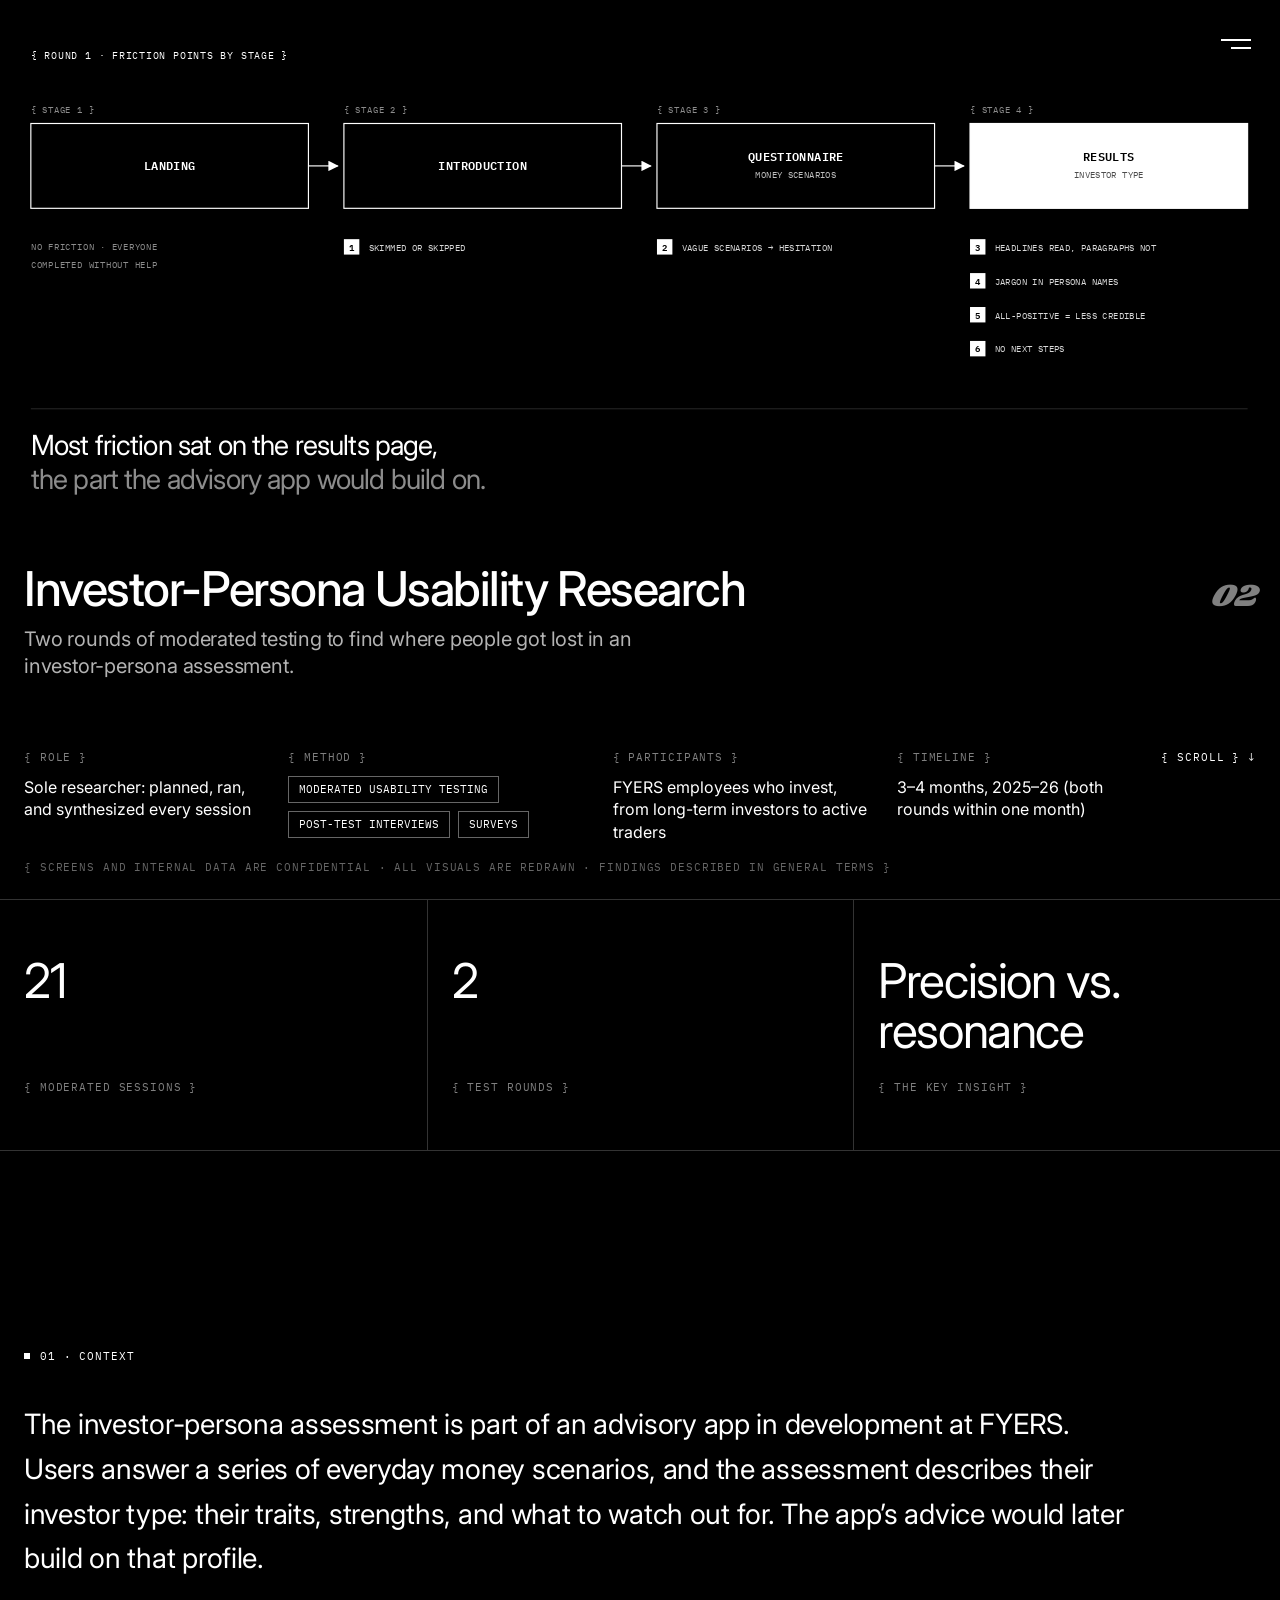
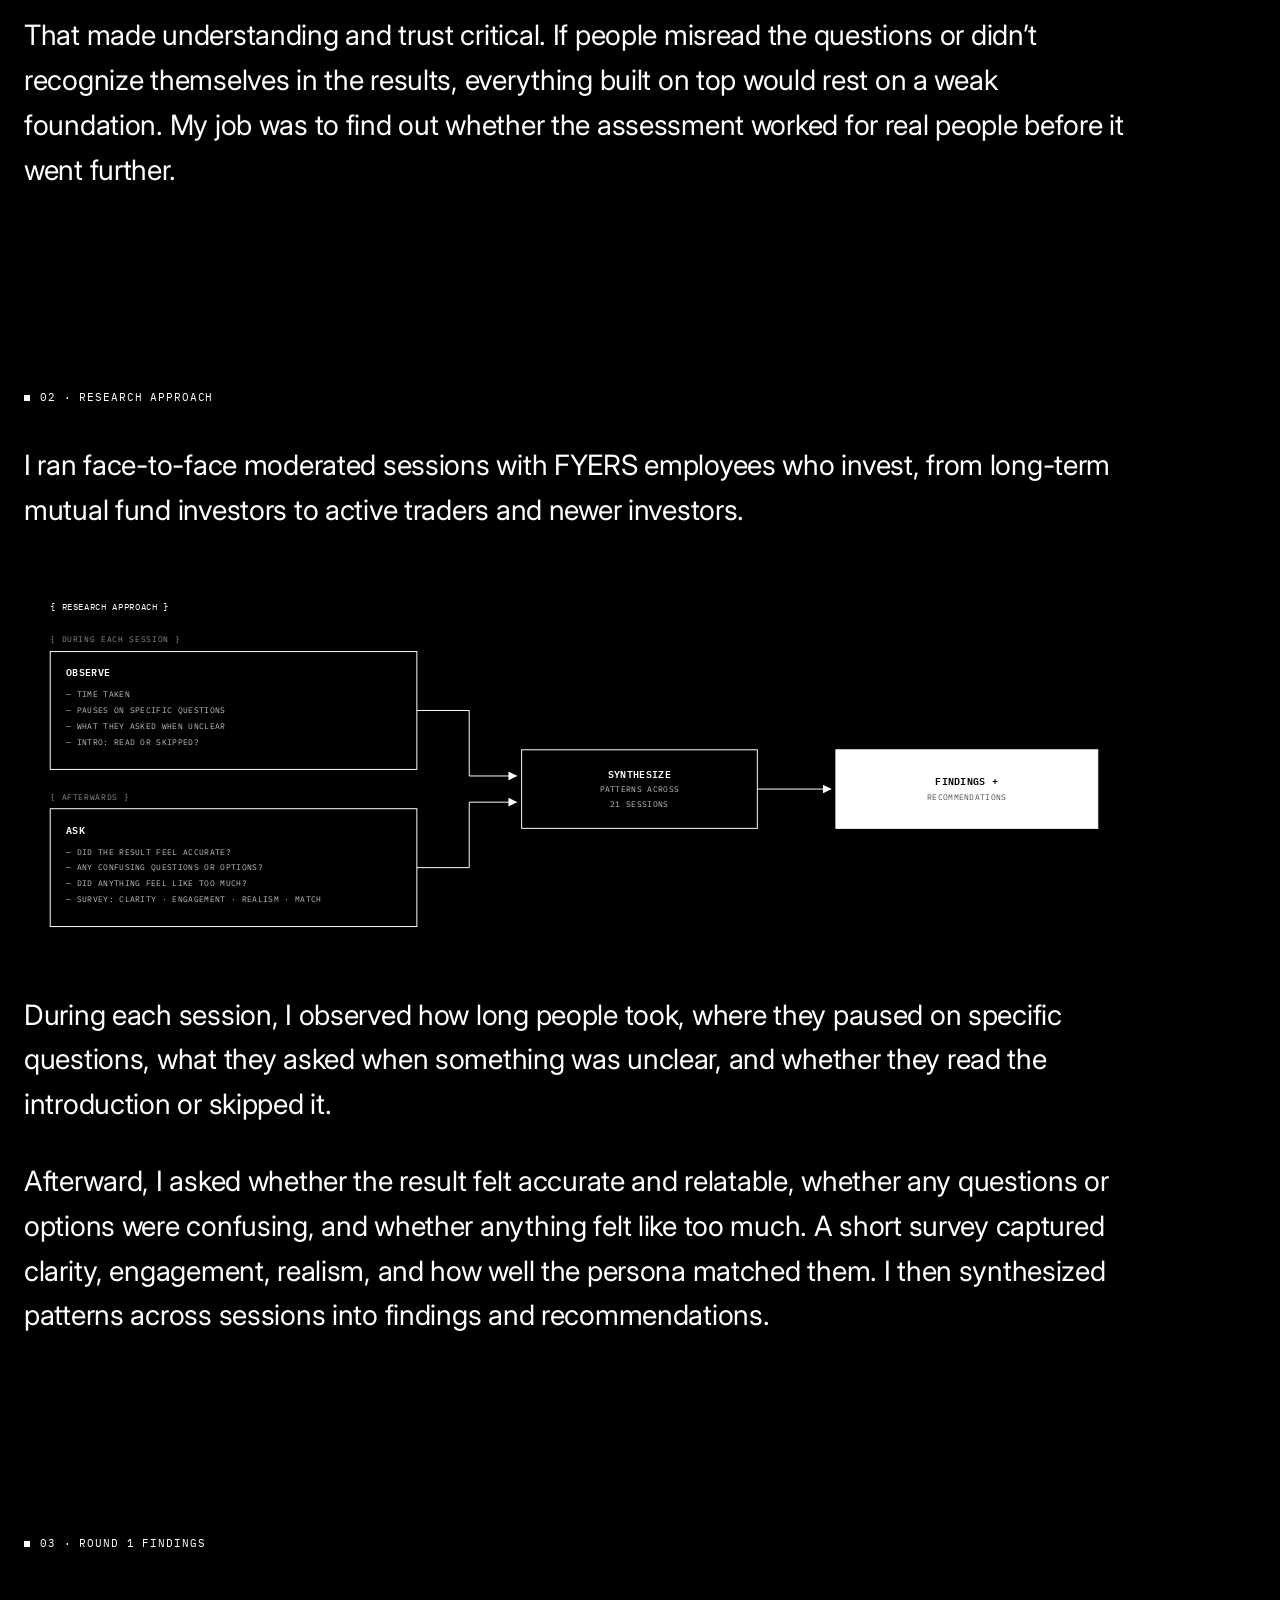
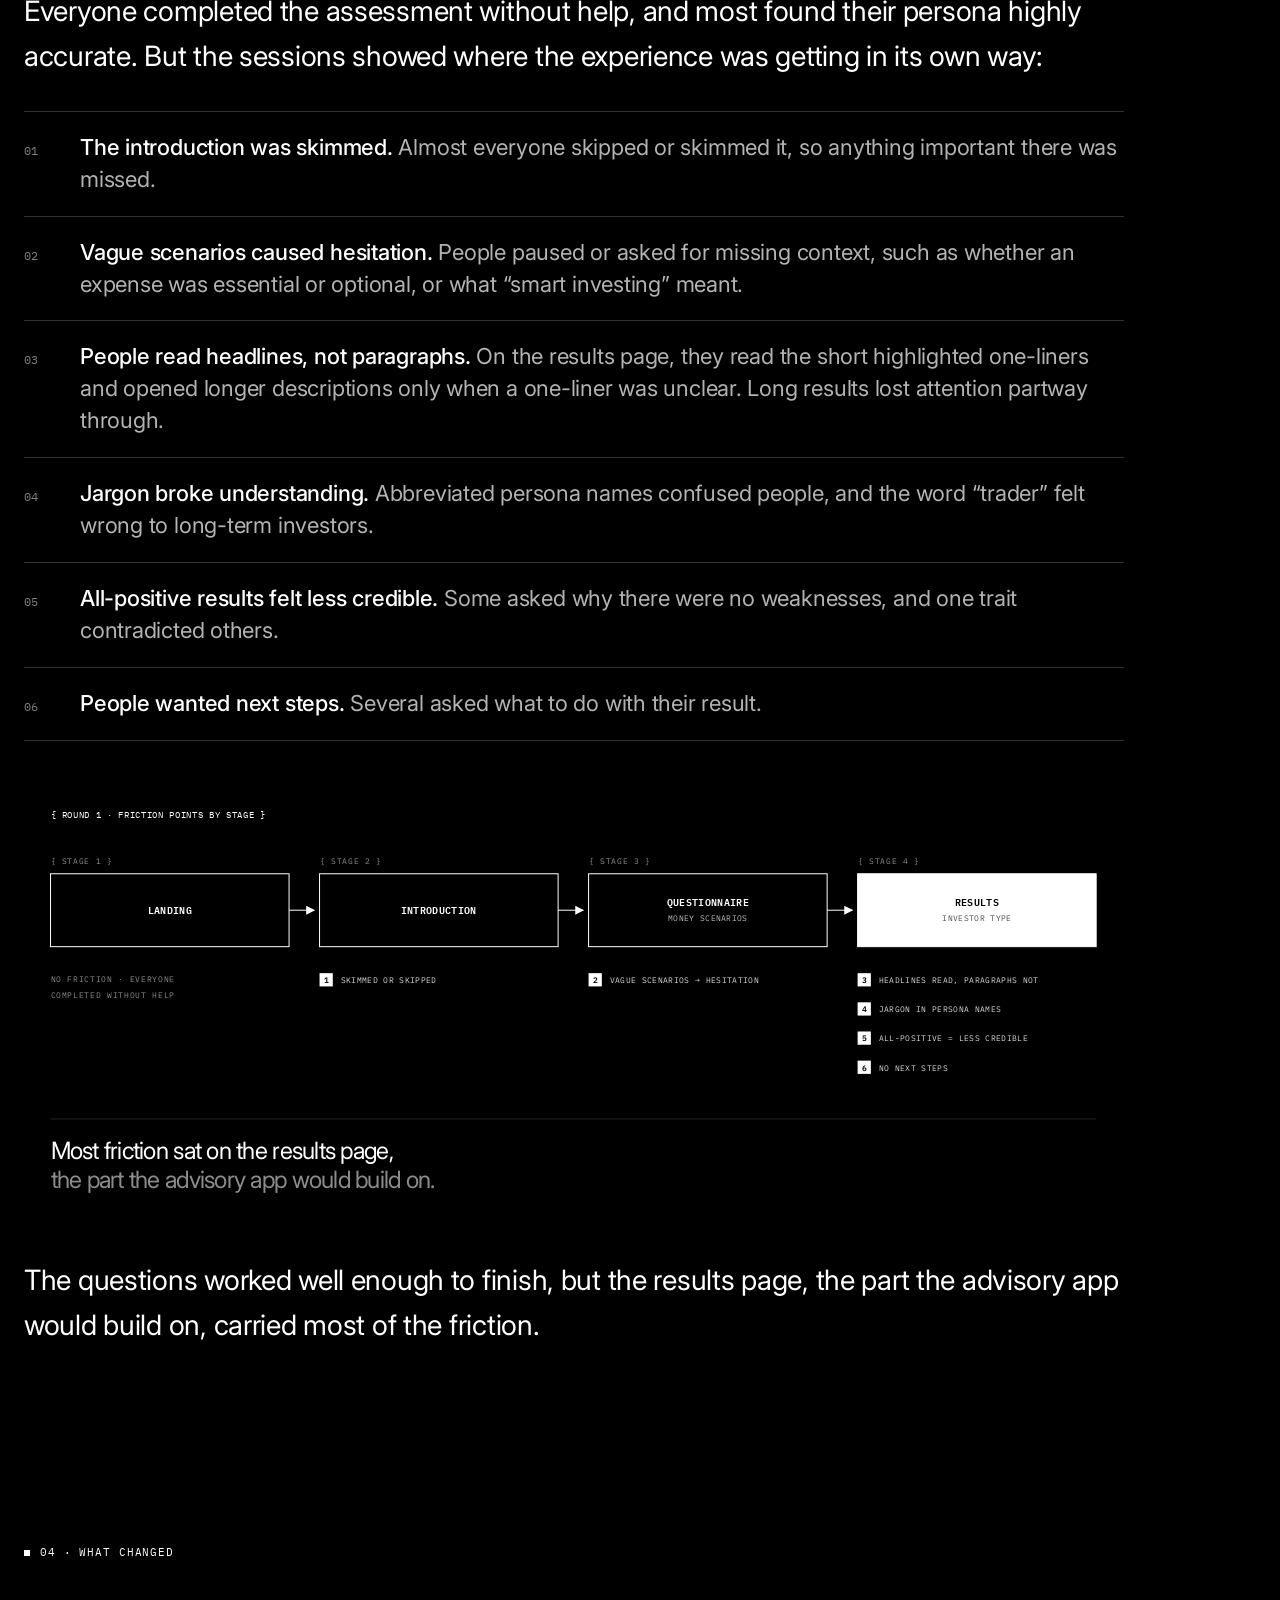
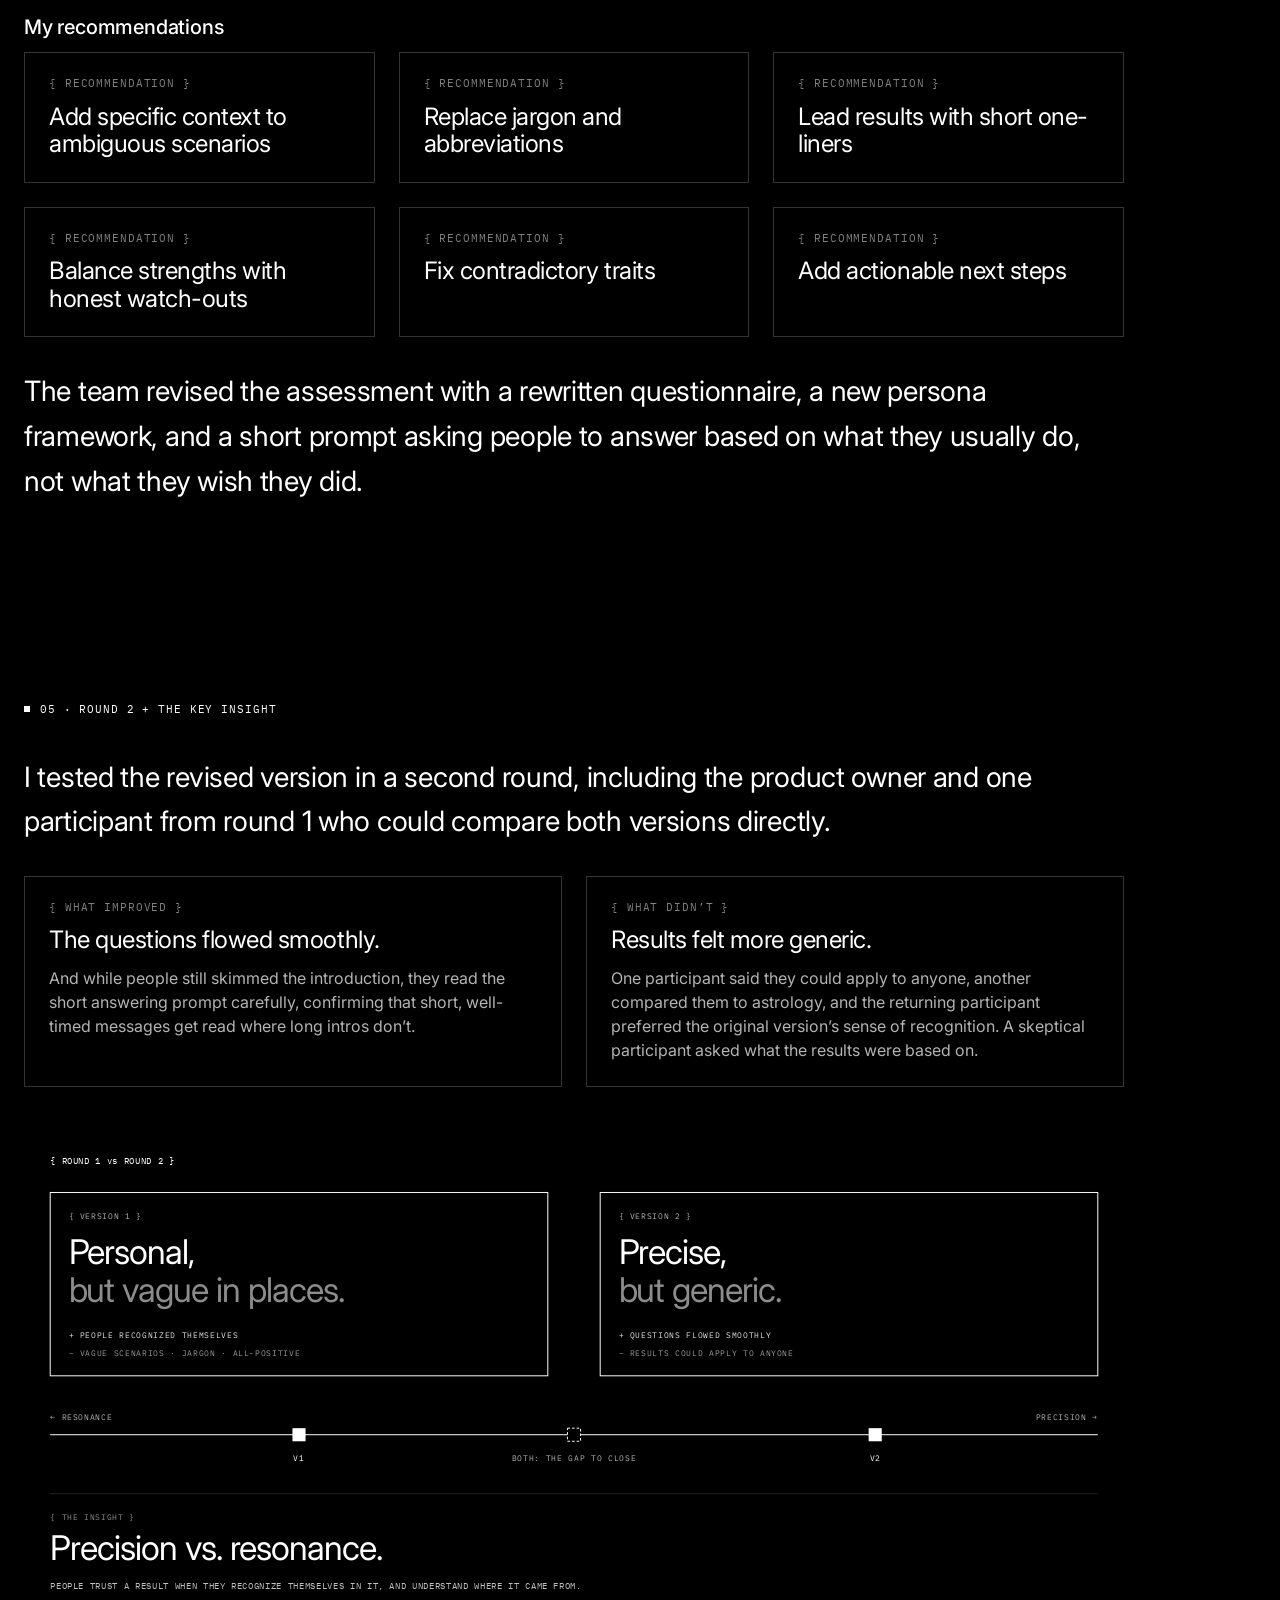
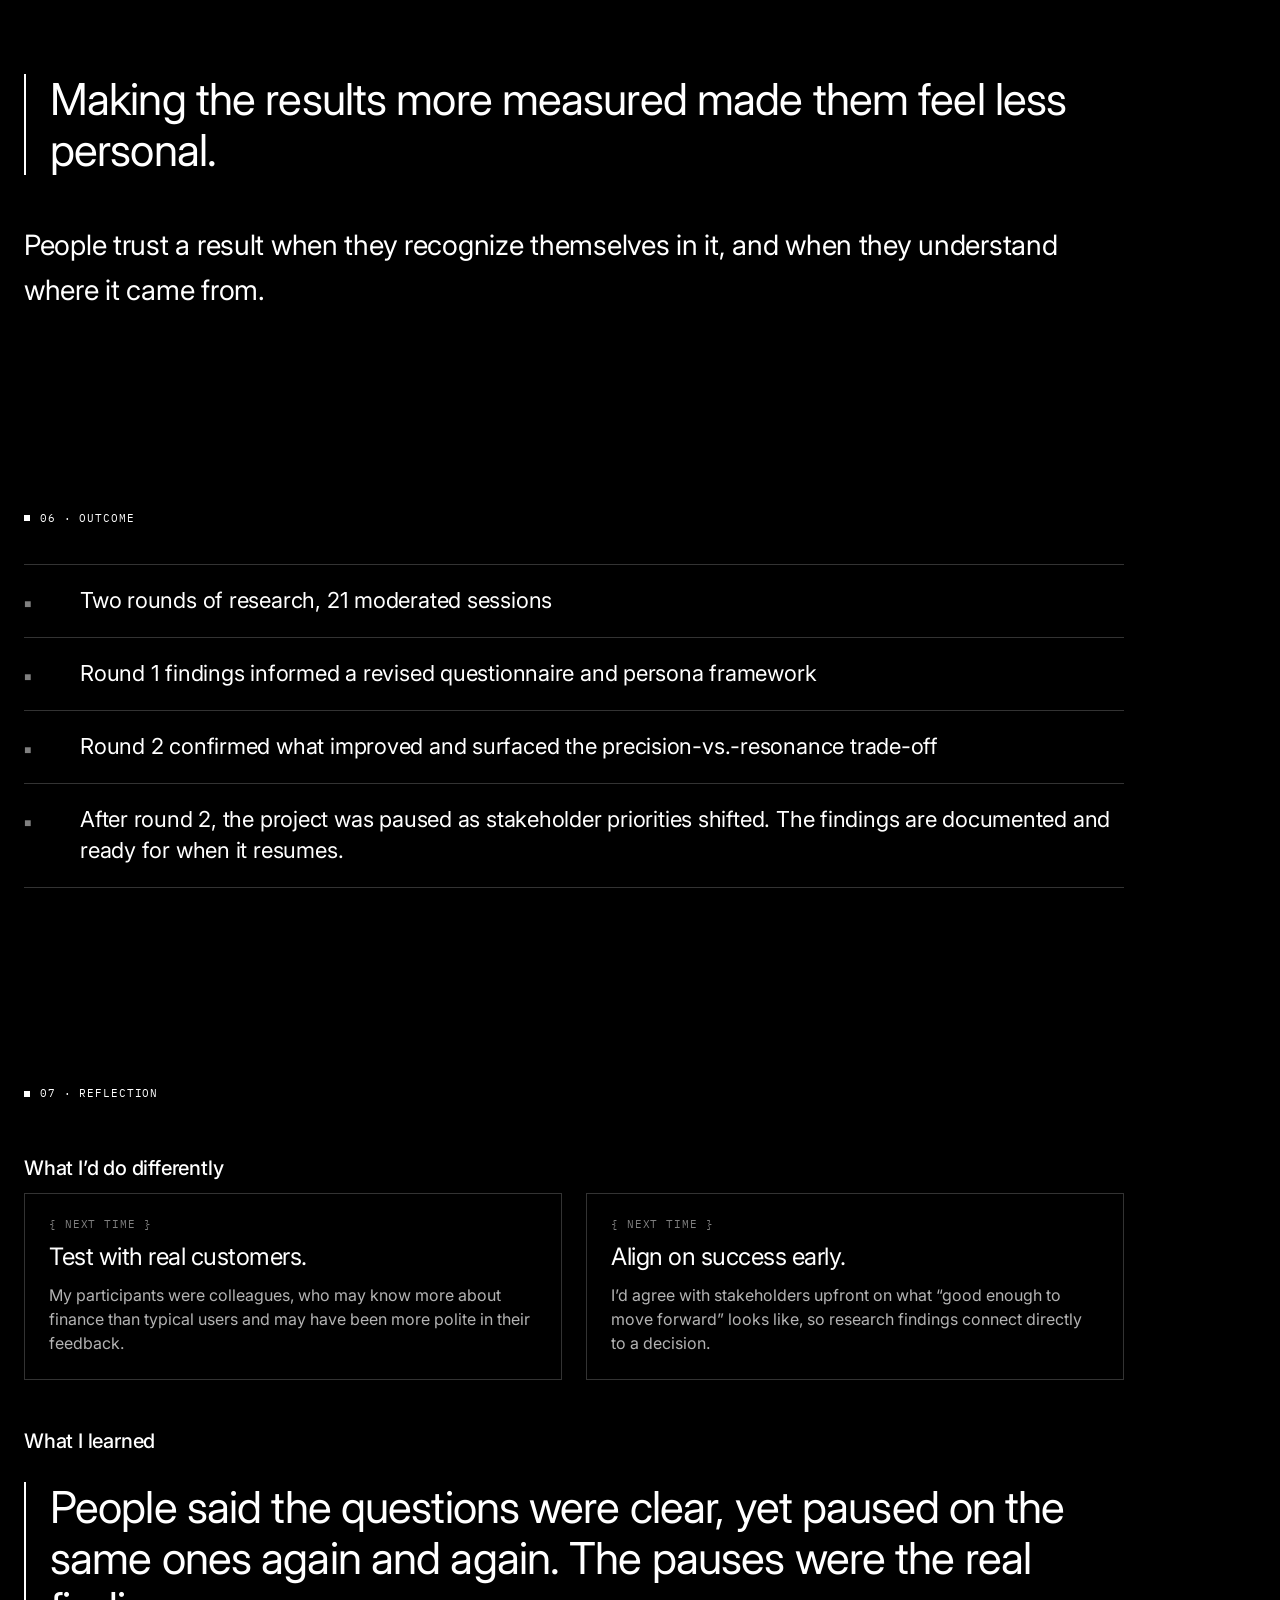
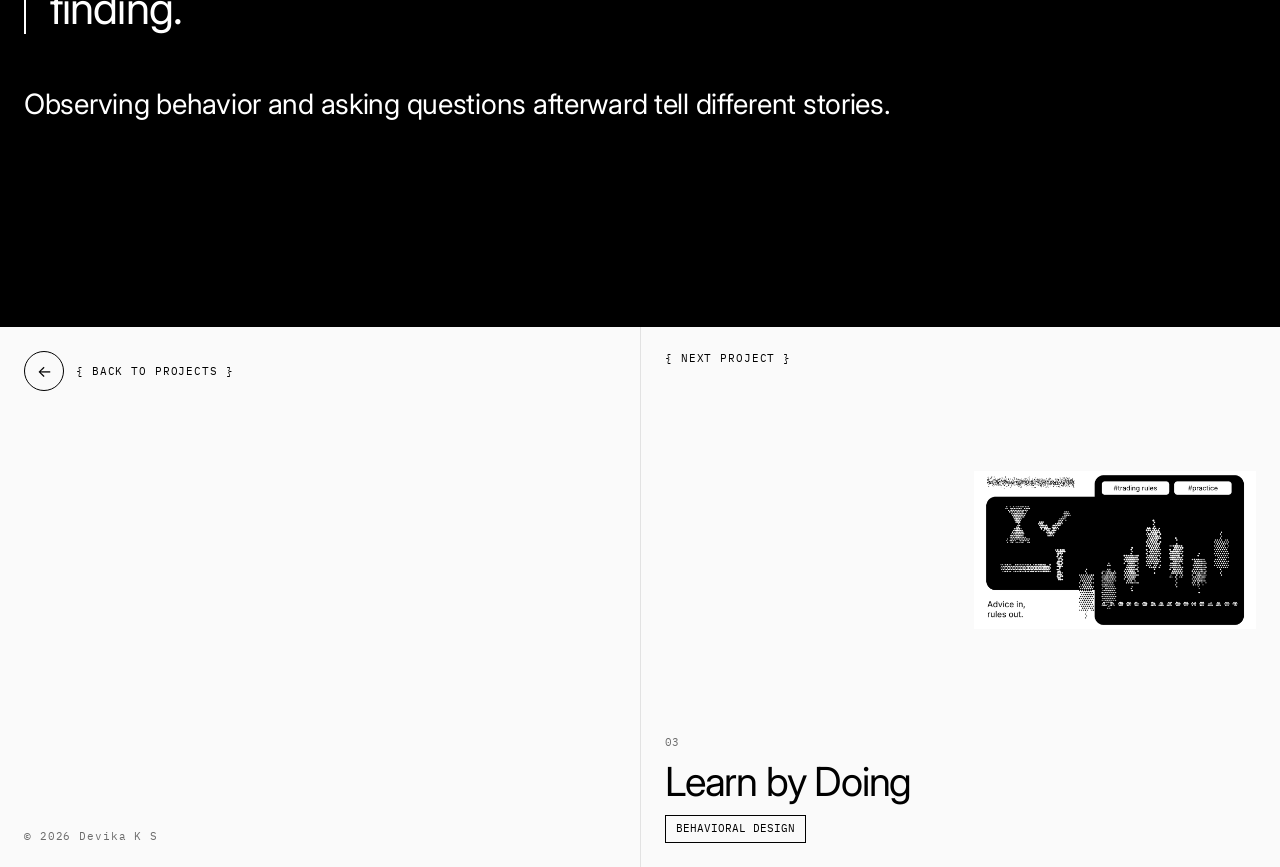
<file: work/investor-persona-usability-research.html>
<!doctype html>
<html lang="en">
<head>
<meta charset="utf-8">
<meta name="viewport" content="width=device-width, initial-scale=1">
<title>Investor-Persona Usability Research — Devika K S</title>
<meta name="description" content="Two rounds of moderated testing by Devika K S to find where people got lost in an investor-persona assessment.">
<link rel="preconnect" href="https://fonts.googleapis.com">
<link rel="preconnect" href="https://fonts.gstatic.com" crossorigin>
<link rel="stylesheet" href="https://fonts.googleapis.com/css2?family=Inter:opsz,wght@14..32,400..800&amp;family=IBM+Plex+Mono:wght@400&amp;family=Shrikhand&amp;family=Bagel+Fat+One&amp;display=swap">
<link rel="stylesheet" href="../assets/css/base.css">
<link rel="stylesheet" href="../assets/css/case-study.css">
<script src="../assets/js/site.js" defer></script>
<script src="../assets/js/case-study.js" defer></script>
</head>
<body class="vp page-investor">
<svg width="0" height="0" aria-hidden="true" style="position: absolute"><defs><filter id="grain-v1"><feTurbulence type="fractalNoise" baseFrequency="0.85" numOctaves="2" stitchTiles="stitch"></feTurbulence><feColorMatrix type="saturate" values="0"></feColorMatrix></filter></defs></svg>

<div class="entry-blocks" aria-hidden="true"><span></span><span></span><span></span><span></span><span></span></div>

<header class="hero" style="position: relative; height: 100vh; box-sizing: border-box; overflow: hidden; border-bottom: 1px solid rgba(255, 255, 255, 0.2)">
<div class="hero-media" style="position: absolute; top: 0; left: 0; right: 0; height: 60vh; overflow: hidden; background: #000">
<div class="hero-zoom" style="position: absolute; inset: 0">
<svg viewBox="0 0 1660 660" role="img" aria-label="Round 1 friction points by stage. Landing: no friction, everyone completed without help. Introduction: 1, skimmed or skipped. Questionnaire of money scenarios: 2, vague scenarios caused hesitation. Results, the investor type: 3, headlines read, paragraphs not; 4, jargon in persona names; 5, all-positive results felt less credible; 6, no next steps. Most friction sat on the results page, the part the advisory app would build on." style="display: block; width: 100%; height: 100%">
<defs>
<marker id="arr-h" viewBox="0 0 10 10" refX="9" refY="5" markerWidth="9" markerHeight="9" orient="auto-start-reverse">
<path d="M0 0 L10 5 L0 10 z" fill="#fff"/>
</marker>
</defs>
<rect width="1660" height="660" fill="#000"/>
<text x="40" y="56" font-family="IBM Plex Mono, monospace" font-size="13" letter-spacing="1" fill="#fff" fill-opacity="1" text-anchor="start">{ ROUND 1 · FRICTION POINTS BY STAGE }</text>
<text x="40" y="126" font-family="IBM Plex Mono, monospace" font-size="12" letter-spacing="1" fill="#fff" fill-opacity="0.55" text-anchor="start">{ STAGE 1 }</text>
<rect x="40" y="140" width="360" height="110" fill="none" stroke="#fff" stroke-width="1.5"/>
<text x="220.0" y="200.0" font-family="IBM Plex Mono, monospace" font-size="15" font-weight="600" letter-spacing="0.5" fill="#fff" fill-opacity="1" text-anchor="middle">LANDING</text>
<path d="M400 195 H438" fill="none" stroke="#fff" stroke-width="1.5" marker-end="url(#arr-h)"/>
<text x="446" y="126" font-family="IBM Plex Mono, monospace" font-size="12" letter-spacing="1" fill="#fff" fill-opacity="0.55" text-anchor="start">{ STAGE 2 }</text>
<rect x="446" y="140" width="360" height="110" fill="none" stroke="#fff" stroke-width="1.5"/>
<text x="626.0" y="200.0" font-family="IBM Plex Mono, monospace" font-size="15" font-weight="600" letter-spacing="0.5" fill="#fff" fill-opacity="1" text-anchor="middle">INTRODUCTION</text>
<path d="M806 195 H844" fill="none" stroke="#fff" stroke-width="1.5" marker-end="url(#arr-h)"/>
<text x="852" y="126" font-family="IBM Plex Mono, monospace" font-size="12" letter-spacing="1" fill="#fff" fill-opacity="0.55" text-anchor="start">{ STAGE 3 }</text>
<rect x="852" y="140" width="360" height="110" fill="none" stroke="#fff" stroke-width="1.5"/>
<text x="1032.0" y="189.0" font-family="IBM Plex Mono, monospace" font-size="15" font-weight="600" letter-spacing="0.5" fill="#fff" fill-opacity="1" text-anchor="middle">QUESTIONNAIRE</text>
<text x="1032.0" y="211.0" font-family="IBM Plex Mono, monospace" font-size="12" font-weight="400" letter-spacing="0.5" fill="#fff" fill-opacity="0.75" text-anchor="middle">MONEY SCENARIOS</text>
<path d="M1212 195 H1250" fill="none" stroke="#fff" stroke-width="1.5" marker-end="url(#arr-h)"/>
<text x="1258" y="126" font-family="IBM Plex Mono, monospace" font-size="12" letter-spacing="1" fill="#fff" fill-opacity="0.55" text-anchor="start">{ STAGE 4 }</text>
<rect x="1258" y="140" width="360" height="110" fill="#fff" stroke="#fff" stroke-width="1.5"/>
<text x="1438.0" y="189.0" font-family="IBM Plex Mono, monospace" font-size="15" font-weight="600" letter-spacing="0.5" fill="#000" fill-opacity="1" text-anchor="middle">RESULTS</text>
<text x="1438.0" y="211.0" font-family="IBM Plex Mono, monospace" font-size="12" font-weight="400" letter-spacing="0.5" fill="#000" fill-opacity="0.7" text-anchor="middle">INVESTOR TYPE</text>
<text x="40" y="304" font-family="IBM Plex Mono, monospace" font-size="12" letter-spacing="1" fill="#fff" fill-opacity="0.55" text-anchor="start">NO FRICTION · EVERYONE</text>
<text x="40" y="328" font-family="IBM Plex Mono, monospace" font-size="12" letter-spacing="1" fill="#fff" fill-opacity="0.55" text-anchor="start">COMPLETED WITHOUT HELP</text>
<rect x="446" y="290" width="20" height="20" fill="#fff"/><text x="456" y="305" font-family="IBM Plex Mono, monospace" font-size="12" font-weight="600" fill="#000" text-anchor="middle">1</text><text x="478" y="305" font-family="IBM Plex Mono, monospace" font-size="12" letter-spacing="0.5" fill="#fff" fill-opacity="0.85">SKIMMED OR SKIPPED</text>
<rect x="852" y="290" width="20" height="20" fill="#fff"/><text x="862" y="305" font-family="IBM Plex Mono, monospace" font-size="12" font-weight="600" fill="#000" text-anchor="middle">2</text><text x="884" y="305" font-family="IBM Plex Mono, monospace" font-size="12" letter-spacing="0.5" fill="#fff" fill-opacity="0.85">VAGUE SCENARIOS → HESITATION</text>
<rect x="1258" y="290" width="20" height="20" fill="#fff"/><text x="1268" y="305" font-family="IBM Plex Mono, monospace" font-size="12" font-weight="600" fill="#000" text-anchor="middle">3</text><text x="1290" y="305" font-family="IBM Plex Mono, monospace" font-size="12" letter-spacing="0.5" fill="#fff" fill-opacity="0.85">HEADLINES READ, PARAGRAPHS NOT</text>
<rect x="1258" y="334" width="20" height="20" fill="#fff"/><text x="1268" y="349" font-family="IBM Plex Mono, monospace" font-size="12" font-weight="600" fill="#000" text-anchor="middle">4</text><text x="1290" y="349" font-family="IBM Plex Mono, monospace" font-size="12" letter-spacing="0.5" fill="#fff" fill-opacity="0.85">JARGON IN PERSONA NAMES</text>
<rect x="1258" y="378" width="20" height="20" fill="#fff"/><text x="1268" y="393" font-family="IBM Plex Mono, monospace" font-size="12" font-weight="600" fill="#000" text-anchor="middle">5</text><text x="1290" y="393" font-family="IBM Plex Mono, monospace" font-size="12" letter-spacing="0.5" fill="#fff" fill-opacity="0.85">ALL-POSITIVE = LESS CREDIBLE</text>
<rect x="1258" y="422" width="20" height="20" fill="#fff"/><text x="1268" y="437" font-family="IBM Plex Mono, monospace" font-size="12" font-weight="600" fill="#000" text-anchor="middle">6</text><text x="1290" y="437" font-family="IBM Plex Mono, monospace" font-size="12" letter-spacing="0.5" fill="#fff" fill-opacity="0.85">NO NEXT STEPS</text>
<line x1="40" y1="510" x2="1618" y2="510" stroke="#fff" stroke-opacity="0.2" stroke-width="1"/>
<text x="40" y="570" font-family="Inter, Helvetica, Arial, sans-serif" font-size="36" font-weight="400" letter-spacing="-1.1" fill="#fff" fill-opacity="1" text-anchor="start">Most friction sat on the results page,</text>
<text x="40" y="614" font-family="Inter, Helvetica, Arial, sans-serif" font-size="36" font-weight="400" letter-spacing="-1.1" fill="#fff" fill-opacity="0.55" text-anchor="start">the part the advisory app would build on.</text>
</svg>
</div>
</div>
<div class="tbar" style="position: absolute; top: 60vh; left: 24px; right: 24px; padding-top: 24px">
<div style="display: flex; justify-content: space-between; align-items: baseline; gap: 24px">
<h1 class="hero-title" style="margin: 0; font-size: 48px; line-height: 1.05; font-weight: 500; letter-spacing: -0.03em; color: #fff">Investor-Persona Usability Research</h1>
<span style="flex: none; font-family: 'Shrikhand', serif; font-style: italic; font-size: 32px; line-height: 1; color: rgba(255, 255, 255, 0.5)">02</span>
</div>
<p class="hsub" style="margin: 12px 0 0; max-width: 640px; font-size: 20px; line-height: 1.35; letter-spacing: -0.01em; color: rgba(255, 255, 255, 0.7)">Two rounds of moderated testing to find where people got lost in an investor-persona assessment.</p>
</div>
<div class="hb" style="position: absolute; left: 24px; right: 24px; bottom: 56px; display: grid; grid-template-columns: 1.2fr 1.5fr 1.3fr 1.2fr auto; column-gap: 24px; align-items: start">
<div><div class="hk">{ ROLE }</div><div class="hv">Sole researcher: planned, ran, and synthesized every session</div></div>
<div><div class="hk">{ METHOD }</div><div style="margin-top: 12px; display: flex; flex-wrap: wrap; gap: 8px"><span class="chip">Moderated usability testing</span><span class="chip">Post-test interviews</span><span class="chip">Surveys</span></div></div>
<div><div class="hk">{ PARTICIPANTS }</div><div class="hv">FYERS employees who invest, from long-term investors to active traders</div></div>
<div><div class="hk">{ TIMELINE }</div><div class="hv">3–4 months, 2025–26 (both rounds within one month)</div></div>
<span class="hk" style="color: #fff; white-space: nowrap">{ SCROLL } <span class="bob">↓</span></span>
</div>
<p class="hnote" style="position: absolute; left: 24px; right: 24px; bottom: 24px; margin: 0; font-family: 'IBM Plex Mono', monospace; font-size: 11px; line-height: 1.4; letter-spacing: 0.08em; color: rgba(255, 255, 255, 0.4)">{ SCREENS AND INTERNAL DATA ARE CONFIDENTIAL · ALL VISUALS ARE REDRAWN · FINDINGS DESCRIBED IN GENERAL TERMS }</p>
</header>

<section class="strip" aria-label="Outcomes">
<div><span class="fig">21</span><span class="hk">{ MODERATED SESSIONS }</span></div>
<div><span class="fig">2</span><span class="hk">{ TEST ROUNDS }</span></div>
<div><span class="fig">Precision vs. resonance</span><span class="hk">{ THE KEY INSIGHT }</span></div>
</section>

<main class="vmain" style="box-sizing: border-box; padding: 200px 24px; display: flex; flex-direction: column; gap: 200px">

<section aria-label="Context" style="max-width: 1100px">
<div class="lbl"><span class="sq" aria-hidden="true"></span>01 · Context</div>
<div class="flow">
<p class="p">The investor-persona assessment is part of an advisory app in development at FYERS. Users answer a series of everyday money scenarios, and the assessment describes their investor type: their traits, strengths, and what to watch out for. The app’s advice would later build on that profile.</p>
<p class="p">That made understanding and trust critical. If people misread the questions or didn’t recognize themselves in the results, everything built on top would rest on a weak foundation. My job was to find out whether the assessment worked for real people before it went further.</p>
</div>
</section>

<section aria-label="Research approach" style="max-width: 1100px">
<div class="lbl"><span class="sq" aria-hidden="true"></span>02 · Research approach</div>
<div class="flow">
<p class="p">I ran face-to-face moderated sessions with FYERS employees who invest, from long-term mutual fund investors to active traders and newer investors.</p>
<div class="dg"><figure class="clipm" data-enter="1" style="margin: 0">
<svg viewBox="0 0 1680 580" role="img" aria-label="Research approach. During each session, observe: time taken, pauses on specific questions, what they asked when unclear, and whether the intro was read or skipped. Afterwards, ask: did the result feel accurate, any confusing questions or options, did anything feel like too much, plus a survey on clarity, engagement, realism and match. Both feed a synthesis of patterns across 21 sessions, which produces findings and recommendations." style="display: block; width: 100%; height: auto; min-width: 900px">
<defs>
<marker id="arr-ap" viewBox="0 0 10 10" refX="9" refY="5" markerWidth="9" markerHeight="9" orient="auto-start-reverse">
<path d="M0 0 L10 5 L0 10 z" fill="#fff"/>
</marker>
</defs>
<rect width="1680" height="580" fill="#000"/>
<text x="40" y="56" font-family="IBM Plex Mono, monospace" font-size="13" letter-spacing="1" fill="#fff" fill-opacity="1" text-anchor="start">{ RESEARCH APPROACH }</text>
<text x="40" y="106" font-family="IBM Plex Mono, monospace" font-size="12" letter-spacing="1" fill="#fff" fill-opacity="0.55" text-anchor="start">{ DURING EACH SESSION }</text>
<rect x="40" y="120" width="560" height="180" fill="none" stroke="#fff" stroke-width="1.5"/>
<text x="64" y="158" font-family="IBM Plex Mono, monospace" font-size="15" font-weight="600" letter-spacing="0.5" fill="#fff">OBSERVE</text>
<text x="64" y="190" font-family="IBM Plex Mono, monospace" font-size="12" letter-spacing="0.5" fill="#fff" fill-opacity="0.75">— TIME TAKEN</text>
<text x="64" y="214" font-family="IBM Plex Mono, monospace" font-size="12" letter-spacing="0.5" fill="#fff" fill-opacity="0.75">— PAUSES ON SPECIFIC QUESTIONS</text>
<text x="64" y="238" font-family="IBM Plex Mono, monospace" font-size="12" letter-spacing="0.5" fill="#fff" fill-opacity="0.75">— WHAT THEY ASKED WHEN UNCLEAR</text>
<text x="64" y="262" font-family="IBM Plex Mono, monospace" font-size="12" letter-spacing="0.5" fill="#fff" fill-opacity="0.75">— INTRO: READ OR SKIPPED?</text>
<text x="40" y="346" font-family="IBM Plex Mono, monospace" font-size="12" letter-spacing="1" fill="#fff" fill-opacity="0.55" text-anchor="start">{ AFTERWARDS }</text>
<rect x="40" y="360" width="560" height="180" fill="none" stroke="#fff" stroke-width="1.5"/>
<text x="64" y="398" font-family="IBM Plex Mono, monospace" font-size="15" font-weight="600" letter-spacing="0.5" fill="#fff">ASK</text>
<text x="64" y="430" font-family="IBM Plex Mono, monospace" font-size="12" letter-spacing="0.5" fill="#fff" fill-opacity="0.75">— DID THE RESULT FEEL ACCURATE?</text>
<text x="64" y="454" font-family="IBM Plex Mono, monospace" font-size="12" letter-spacing="0.5" fill="#fff" fill-opacity="0.75">— ANY CONFUSING QUESTIONS OR OPTIONS?</text>
<text x="64" y="478" font-family="IBM Plex Mono, monospace" font-size="12" letter-spacing="0.5" fill="#fff" fill-opacity="0.75">— DID ANYTHING FEEL LIKE TOO MUCH?</text>
<text x="64" y="502" font-family="IBM Plex Mono, monospace" font-size="12" letter-spacing="0.5" fill="#fff" fill-opacity="0.75">— SURVEY: CLARITY · ENGAGEMENT · REALISM · MATCH</text>
<rect x="760" y="270" width="360" height="120" fill="none" stroke="#fff" stroke-width="1.5"/>
<text x="940.0" y="313.0" font-family="IBM Plex Mono, monospace" font-size="15" font-weight="600" letter-spacing="0.5" fill="#fff" fill-opacity="1" text-anchor="middle">SYNTHESIZE</text>
<text x="940.0" y="335.0" font-family="IBM Plex Mono, monospace" font-size="12" font-weight="400" letter-spacing="0.5" fill="#fff" fill-opacity="0.75" text-anchor="middle">PATTERNS ACROSS</text>
<text x="940.0" y="357.0" font-family="IBM Plex Mono, monospace" font-size="12" font-weight="400" letter-spacing="0.5" fill="#fff" fill-opacity="0.75" text-anchor="middle">21 SESSIONS</text>
<rect x="1240" y="270" width="400" height="120" fill="#fff" stroke="#fff" stroke-width="1.5"/>
<text x="1440.0" y="324.0" font-family="IBM Plex Mono, monospace" font-size="15" font-weight="600" letter-spacing="0.5" fill="#000" fill-opacity="1" text-anchor="middle">FINDINGS +</text>
<text x="1440.0" y="346.0" font-family="IBM Plex Mono, monospace" font-size="12" font-weight="400" letter-spacing="0.5" fill="#000" fill-opacity="0.7" text-anchor="middle">RECOMMENDATIONS</text>
<path d="M600 210 H680 V310 H752" fill="none" stroke="#fff" stroke-width="1.5" marker-end="url(#arr-ap)"/>
<path d="M600 450 H680 V350 H752" fill="none" stroke="#fff" stroke-width="1.5" marker-end="url(#arr-ap)"/>
<path d="M1120 330 H1232" fill="none" stroke="#fff" stroke-width="1.5" marker-end="url(#arr-ap)"/>
</svg>
</figure></div>
<p class="p">During each session, I observed how long people took, where they paused on specific questions, what they asked when something was unclear, and whether they read the introduction or skipped it.</p>
<p class="p">Afterward, I asked whether the result felt accurate and relatable, whether any questions or options were confusing, and whether anything felt like too much. A short survey captured clarity, engagement, realism, and how well the persona matched them. I then synthesized patterns across sessions into findings and recommendations.</p>
</div>
</section>

<section aria-label="Round 1 findings" style="max-width: 1100px">
<div class="lbl"><span class="sq" aria-hidden="true"></span>03 · Round 1 findings</div>
<div class="flow">
<p class="p">Everyone completed the assessment without help, and most found their persona highly accurate. But the sessions showed where the experience was getting in its own way:</p>
<ol class="steps">
<li><span class="n">01</span><span class="t"><b>The introduction was skimmed.</b> <span class="dim">Almost everyone skipped or skimmed it, so anything important there was missed.</span></span></li>
<li><span class="n">02</span><span class="t"><b>Vague scenarios caused hesitation.</b> <span class="dim">People paused or asked for missing context, such as whether an expense was essential or optional, or what “smart investing” meant.</span></span></li>
<li><span class="n">03</span><span class="t"><b>People read headlines, not paragraphs.</b> <span class="dim">On the results page, they read the short highlighted one-liners and opened longer descriptions only when a one-liner was unclear. Long results lost attention partway through.</span></span></li>
<li><span class="n">04</span><span class="t"><b>Jargon broke understanding.</b> <span class="dim">Abbreviated persona names confused people, and the word “trader” felt wrong to long-term investors.</span></span></li>
<li><span class="n">05</span><span class="t"><b>All-positive results felt less credible.</b> <span class="dim">Some asked why there were no weaknesses, and one trait contradicted others.</span></span></li>
<li><span class="n">06</span><span class="t"><b>People wanted next steps.</b> <span class="dim">Several asked what to do with their result.</span></span></li>
</ol>
<div class="dg"><figure class="clipm" data-enter="1" style="margin: 0">
<svg viewBox="0 0 1660 660" role="img" aria-label="Round 1 friction points by stage. Landing: no friction, everyone completed without help. Introduction: 1, skimmed or skipped. Questionnaire of money scenarios: 2, vague scenarios caused hesitation. Results, the investor type: 3, headlines read, paragraphs not; 4, jargon in persona names; 5, all-positive results felt less credible; 6, no next steps. Most friction sat on the results page, the part the advisory app would build on." style="display: block; width: 100%; height: auto; min-width: 900px">
<defs>
<marker id="arr-fr" viewBox="0 0 10 10" refX="9" refY="5" markerWidth="9" markerHeight="9" orient="auto-start-reverse">
<path d="M0 0 L10 5 L0 10 z" fill="#fff"/>
</marker>
</defs>
<rect width="1660" height="660" fill="#000"/>
<text x="40" y="56" font-family="IBM Plex Mono, monospace" font-size="13" letter-spacing="1" fill="#fff" fill-opacity="1" text-anchor="start">{ ROUND 1 · FRICTION POINTS BY STAGE }</text>
<text x="40" y="126" font-family="IBM Plex Mono, monospace" font-size="12" letter-spacing="1" fill="#fff" fill-opacity="0.55" text-anchor="start">{ STAGE 1 }</text>
<rect x="40" y="140" width="360" height="110" fill="none" stroke="#fff" stroke-width="1.5"/>
<text x="220.0" y="200.0" font-family="IBM Plex Mono, monospace" font-size="15" font-weight="600" letter-spacing="0.5" fill="#fff" fill-opacity="1" text-anchor="middle">LANDING</text>
<path d="M400 195 H438" fill="none" stroke="#fff" stroke-width="1.5" marker-end="url(#arr-fr)"/>
<text x="446" y="126" font-family="IBM Plex Mono, monospace" font-size="12" letter-spacing="1" fill="#fff" fill-opacity="0.55" text-anchor="start">{ STAGE 2 }</text>
<rect x="446" y="140" width="360" height="110" fill="none" stroke="#fff" stroke-width="1.5"/>
<text x="626.0" y="200.0" font-family="IBM Plex Mono, monospace" font-size="15" font-weight="600" letter-spacing="0.5" fill="#fff" fill-opacity="1" text-anchor="middle">INTRODUCTION</text>
<path d="M806 195 H844" fill="none" stroke="#fff" stroke-width="1.5" marker-end="url(#arr-fr)"/>
<text x="852" y="126" font-family="IBM Plex Mono, monospace" font-size="12" letter-spacing="1" fill="#fff" fill-opacity="0.55" text-anchor="start">{ STAGE 3 }</text>
<rect x="852" y="140" width="360" height="110" fill="none" stroke="#fff" stroke-width="1.5"/>
<text x="1032.0" y="189.0" font-family="IBM Plex Mono, monospace" font-size="15" font-weight="600" letter-spacing="0.5" fill="#fff" fill-opacity="1" text-anchor="middle">QUESTIONNAIRE</text>
<text x="1032.0" y="211.0" font-family="IBM Plex Mono, monospace" font-size="12" font-weight="400" letter-spacing="0.5" fill="#fff" fill-opacity="0.75" text-anchor="middle">MONEY SCENARIOS</text>
<path d="M1212 195 H1250" fill="none" stroke="#fff" stroke-width="1.5" marker-end="url(#arr-fr)"/>
<text x="1258" y="126" font-family="IBM Plex Mono, monospace" font-size="12" letter-spacing="1" fill="#fff" fill-opacity="0.55" text-anchor="start">{ STAGE 4 }</text>
<rect x="1258" y="140" width="360" height="110" fill="#fff" stroke="#fff" stroke-width="1.5"/>
<text x="1438.0" y="189.0" font-family="IBM Plex Mono, monospace" font-size="15" font-weight="600" letter-spacing="0.5" fill="#000" fill-opacity="1" text-anchor="middle">RESULTS</text>
<text x="1438.0" y="211.0" font-family="IBM Plex Mono, monospace" font-size="12" font-weight="400" letter-spacing="0.5" fill="#000" fill-opacity="0.7" text-anchor="middle">INVESTOR TYPE</text>
<text x="40" y="304" font-family="IBM Plex Mono, monospace" font-size="12" letter-spacing="1" fill="#fff" fill-opacity="0.55" text-anchor="start">NO FRICTION · EVERYONE</text>
<text x="40" y="328" font-family="IBM Plex Mono, monospace" font-size="12" letter-spacing="1" fill="#fff" fill-opacity="0.55" text-anchor="start">COMPLETED WITHOUT HELP</text>
<rect x="446" y="290" width="20" height="20" fill="#fff"/><text x="456" y="305" font-family="IBM Plex Mono, monospace" font-size="12" font-weight="600" fill="#000" text-anchor="middle">1</text><text x="478" y="305" font-family="IBM Plex Mono, monospace" font-size="12" letter-spacing="0.5" fill="#fff" fill-opacity="0.85">SKIMMED OR SKIPPED</text>
<rect x="852" y="290" width="20" height="20" fill="#fff"/><text x="862" y="305" font-family="IBM Plex Mono, monospace" font-size="12" font-weight="600" fill="#000" text-anchor="middle">2</text><text x="884" y="305" font-family="IBM Plex Mono, monospace" font-size="12" letter-spacing="0.5" fill="#fff" fill-opacity="0.85">VAGUE SCENARIOS → HESITATION</text>
<rect x="1258" y="290" width="20" height="20" fill="#fff"/><text x="1268" y="305" font-family="IBM Plex Mono, monospace" font-size="12" font-weight="600" fill="#000" text-anchor="middle">3</text><text x="1290" y="305" font-family="IBM Plex Mono, monospace" font-size="12" letter-spacing="0.5" fill="#fff" fill-opacity="0.85">HEADLINES READ, PARAGRAPHS NOT</text>
<rect x="1258" y="334" width="20" height="20" fill="#fff"/><text x="1268" y="349" font-family="IBM Plex Mono, monospace" font-size="12" font-weight="600" fill="#000" text-anchor="middle">4</text><text x="1290" y="349" font-family="IBM Plex Mono, monospace" font-size="12" letter-spacing="0.5" fill="#fff" fill-opacity="0.85">JARGON IN PERSONA NAMES</text>
<rect x="1258" y="378" width="20" height="20" fill="#fff"/><text x="1268" y="393" font-family="IBM Plex Mono, monospace" font-size="12" font-weight="600" fill="#000" text-anchor="middle">5</text><text x="1290" y="393" font-family="IBM Plex Mono, monospace" font-size="12" letter-spacing="0.5" fill="#fff" fill-opacity="0.85">ALL-POSITIVE = LESS CREDIBLE</text>
<rect x="1258" y="422" width="20" height="20" fill="#fff"/><text x="1268" y="437" font-family="IBM Plex Mono, monospace" font-size="12" font-weight="600" fill="#000" text-anchor="middle">6</text><text x="1290" y="437" font-family="IBM Plex Mono, monospace" font-size="12" letter-spacing="0.5" fill="#fff" fill-opacity="0.85">NO NEXT STEPS</text>
<line x1="40" y1="510" x2="1618" y2="510" stroke="#fff" stroke-opacity="0.2" stroke-width="1"/>
<text x="40" y="570" font-family="Inter, Helvetica, Arial, sans-serif" font-size="36" font-weight="400" letter-spacing="-1.1" fill="#fff" fill-opacity="1" text-anchor="start">Most friction sat on the results page,</text>
<text x="40" y="614" font-family="Inter, Helvetica, Arial, sans-serif" font-size="36" font-weight="400" letter-spacing="-1.1" fill="#fff" fill-opacity="0.55" text-anchor="start">the part the advisory app would build on.</text>
</svg>
</figure></div>
<p class="p">The questions worked well enough to finish, but the results page, the part the advisory app would build on, carried most of the friction.</p>
</div>
</section>

<section aria-label="What changed" style="max-width: 1100px">
<div class="lbl"><span class="sq" aria-hidden="true"></span>04 · What changed</div>
<div class="flow">
<h3 class="sub">My recommendations</h3>
<div class="cards c3">
<div class="card"><span class="cl">{ RECOMMENDATION }</span><h3>Add specific context to ambiguous scenarios</h3></div>
<div class="card"><span class="cl">{ RECOMMENDATION }</span><h3>Replace jargon and abbreviations</h3></div>
<div class="card"><span class="cl">{ RECOMMENDATION }</span><h3>Lead results with short one-liners</h3></div>
<div class="card"><span class="cl">{ RECOMMENDATION }</span><h3>Balance strengths with honest watch-outs</h3></div>
<div class="card"><span class="cl">{ RECOMMENDATION }</span><h3>Fix contradictory traits</h3></div>
<div class="card"><span class="cl">{ RECOMMENDATION }</span><h3>Add actionable next steps</h3></div>
</div>
<p class="p">The team revised the assessment with a rewritten questionnaire, a new persona framework, and a short prompt asking people to answer based on what they usually do, not what they wish they did.</p>
</div>
</section>

<section aria-label="Round 2 and the key insight" style="max-width: 1100px">
<div class="lbl"><span class="sq" aria-hidden="true"></span>05 · Round 2 + the key insight</div>
<div class="flow">
<p class="p">I tested the revised version in a second round, including the product owner and one participant from round 1 who could compare both versions directly.</p>
<div class="cards c2">
<div class="card"><span class="cl">{ WHAT IMPROVED }</span><h3>The questions flowed smoothly.</h3><p>And while people still skimmed the introduction, they read the short answering prompt carefully, confirming that short, well-timed messages get read where long intros don’t.</p></div>
<div class="card"><span class="cl">{ WHAT DIDN’T }</span><h3>Results felt more generic.</h3><p>One participant said they could apply to anyone, another compared them to astrology, and the returning participant preferred the original version’s sense of recognition. A skeptical participant asked what the results were based on.</p></div>
</div>
<div class="dg"><figure class="clipm" data-enter="1" style="margin: 0">
<svg viewBox="0 0 1680 750" role="img" aria-label="Round 1 versus round 2. Version 1: personal, but vague in places; people recognized themselves, but scenarios were vague, there was jargon and results were all positive. Version 2: precise, but generic; questions flowed smoothly, but results could apply to anyone. On a scale from resonance to precision, version 1 sits toward resonance and version 2 toward precision, with the gap to close in the middle. The insight: precision versus resonance. People trust a result when they recognize themselves in it, and understand where it came from." style="display: block; width: 100%; height: auto; min-width: 900px">
<defs>
<marker id="arr-pr" viewBox="0 0 10 10" refX="9" refY="5" markerWidth="9" markerHeight="9" orient="auto-start-reverse">
<path d="M0 0 L10 5 L0 10 z" fill="#fff"/>
</marker>
</defs>
<rect width="1680" height="750" fill="#000"/>
<text x="40" y="56" font-family="IBM Plex Mono, monospace" font-size="13" letter-spacing="1" fill="#fff" fill-opacity="1" text-anchor="start">{ ROUND 1 vs ROUND 2 }</text>
<rect x="40" y="100" width="760" height="280" fill="none" stroke="#fff" stroke-width="1.5"/>
<text x="68" y="140" font-family="IBM Plex Mono, monospace" font-size="12" letter-spacing="1" fill="#fff" fill-opacity="0.7" text-anchor="start">{ VERSION 1 }</text>
<text x="68" y="210" font-family="Inter, Helvetica, Arial, sans-serif" font-size="52" font-weight="400" letter-spacing="-1.6" fill="#fff" fill-opacity="1" text-anchor="start">Personal,</text>
<text x="68" y="268" font-family="Inter, Helvetica, Arial, sans-serif" font-size="52" font-weight="400" letter-spacing="-1.6" fill="#fff" fill-opacity="0.55" text-anchor="start">but vague in places.</text>
<text x="68" y="322" font-family="IBM Plex Mono, monospace" font-size="12" letter-spacing="1" fill="#fff" fill-opacity="0.9" text-anchor="start">+ PEOPLE RECOGNIZED THEMSELVES</text>
<text x="68" y="350" font-family="IBM Plex Mono, monospace" font-size="12" letter-spacing="1" fill="#fff" fill-opacity="0.6" text-anchor="start">− VAGUE SCENARIOS · JARGON · ALL-POSITIVE</text>
<rect x="880" y="100" width="760" height="280" fill="none" stroke="#fff" stroke-width="1.5"/>
<text x="908" y="140" font-family="IBM Plex Mono, monospace" font-size="12" letter-spacing="1" fill="#fff" fill-opacity="0.7" text-anchor="start">{ VERSION 2 }</text>
<text x="908" y="210" font-family="Inter, Helvetica, Arial, sans-serif" font-size="52" font-weight="400" letter-spacing="-1.6" fill="#fff" fill-opacity="1" text-anchor="start">Precise,</text>
<text x="908" y="268" font-family="Inter, Helvetica, Arial, sans-serif" font-size="52" font-weight="400" letter-spacing="-1.6" fill="#fff" fill-opacity="0.55" text-anchor="start">but generic.</text>
<text x="908" y="322" font-family="IBM Plex Mono, monospace" font-size="12" letter-spacing="1" fill="#fff" fill-opacity="0.9" text-anchor="start">+ QUESTIONS FLOWED SMOOTHLY</text>
<text x="908" y="350" font-family="IBM Plex Mono, monospace" font-size="12" letter-spacing="1" fill="#fff" fill-opacity="0.6" text-anchor="start">− RESULTS COULD APPLY TO ANYONE</text>
<line x1="40" y1="470" x2="1640" y2="470" stroke="#fff" stroke-width="1.5"/>
<text x="40" y="448" font-family="IBM Plex Mono, monospace" font-size="12" letter-spacing="1" fill="#fff" fill-opacity="0.7" text-anchor="start">← RESONANCE</text>
<text x="1640" y="448" font-family="IBM Plex Mono, monospace" font-size="12" letter-spacing="1" fill="#fff" fill-opacity="0.7" text-anchor="end">PRECISION →</text>
<rect x="410" y="460" width="20" height="20" fill="#fff"/>
<text x="420" y="510" font-family="IBM Plex Mono, monospace" font-size="12" letter-spacing="1" fill="#fff" fill-opacity="1" text-anchor="middle">V1</text>
<rect x="1290" y="460" width="20" height="20" fill="#fff"/>
<text x="1300" y="510" font-family="IBM Plex Mono, monospace" font-size="12" letter-spacing="1" fill="#fff" fill-opacity="1" text-anchor="middle">V2</text>
<rect x="830" y="460" width="20" height="20" fill="#000" stroke="#fff" stroke-width="1.5" stroke-dasharray="4 3"/>
<text x="840" y="510" font-family="IBM Plex Mono, monospace" font-size="12" letter-spacing="1" fill="#fff" fill-opacity="0.7" text-anchor="middle">BOTH: THE GAP TO CLOSE</text>
<line x1="40" y1="560" x2="1640" y2="560" stroke="#fff" stroke-opacity="0.2" stroke-width="1"/>
<text x="40" y="600" font-family="IBM Plex Mono, monospace" font-size="12" letter-spacing="1" fill="#fff" fill-opacity="0.55" text-anchor="start">{ THE INSIGHT }</text>
<text x="40" y="662" font-family="Inter, Helvetica, Arial, sans-serif" font-size="52" font-weight="400" letter-spacing="-1.6" fill="#fff" fill-opacity="1" text-anchor="start">Precision vs. resonance.</text>
<text x="40" y="706" font-family="IBM Plex Mono, monospace" font-size="13" letter-spacing="1" fill="#fff" fill-opacity="0.75" text-anchor="start">PEOPLE TRUST A RESULT WHEN THEY RECOGNIZE THEMSELVES IN IT, AND UNDERSTAND WHERE IT CAME FROM.</text>
</svg>
</figure></div>
<blockquote class="pq">Making the results more measured made them feel less personal.</blockquote>
<p class="p">People trust a result when they recognize themselves in it, and when they understand where it came from.</p>
</div>
</section>

<section aria-label="Outcome" style="max-width: 1100px">
<div class="lbl"><span class="sq" aria-hidden="true"></span>06 · Outcome</div>
<div class="flow">
<ul class="steps">
<li><span class="n" aria-hidden="true">■</span><span class="t">Two rounds of research, 21 moderated sessions</span></li>
<li><span class="n" aria-hidden="true">■</span><span class="t">Round 1 findings informed a revised questionnaire and persona framework</span></li>
<li><span class="n" aria-hidden="true">■</span><span class="t">Round 2 confirmed what improved and surfaced the precision-vs.-resonance trade-off</span></li>
<li><span class="n" aria-hidden="true">■</span><span class="t">After round 2, the project was paused as stakeholder priorities shifted. The findings are documented and ready for when it resumes.</span></li>
</ul>
</div>
</section>

<section aria-label="Reflection" style="max-width: 1100px">
<div class="lbl"><span class="sq" aria-hidden="true"></span>07 · Reflection</div>
<div class="flow">
<h3 class="sub">What I’d do differently</h3>
<div class="cards c2">
<div class="card"><span class="cl">{ NEXT TIME }</span><h3>Test with real customers.</h3><p>My participants were colleagues, who may know more about finance than typical users and may have been more polite in their feedback.</p></div>
<div class="card"><span class="cl">{ NEXT TIME }</span><h3>Align on success early.</h3><p>I’d agree with stakeholders upfront on what “good enough to move forward” looks like, so research findings connect directly to a decision.</p></div>
</div>
<h3 class="sub">What I learned</h3>
<blockquote class="pq">People said the questions were clear, yet paused on the same ones again and again. The pauses were the real finding.</blockquote>
<p class="p">Observing behavior and asking questions afterward tell different stories.</p>
</div>
</section>

</main>

<footer class="cs-foot" style="position: relative; z-index: 2; height: 60vh; box-sizing: border-box; background: #FAFAFA; color: #000; display: grid; grid-template-columns: repeat(2, minmax(0, 1fr))">
<div class="wipe" data-wipe="footer" aria-hidden="true" style="--wipe-color: #FAFAFA; --strength: 1.4"><span></span><span></span><span></span><span></span><span></span></div>
<div class="cs-foot-l" style="box-sizing: border-box; padding: 24px; display: flex; flex-direction: column; justify-content: space-between">
<a class="cs-back" href="../index.html#work" style="align-self: flex-start; display: inline-flex; align-items: center; gap: 12px; color: #000; text-decoration: none; font-family: 'IBM Plex Mono', monospace; font-size: 11px; letter-spacing: 0.08em"><span class="cs-circ" aria-hidden="true" style="width: 40px; height: 40px; box-sizing: border-box; display: inline-flex; align-items: center; justify-content: center; border: 1px solid #000; border-radius: 50%; font-family: 'Inter', system-ui, sans-serif; font-size: 16px; letter-spacing: 0">←</span>{ BACK TO PROJECTS }</a>
<span style="font-family: 'IBM Plex Mono', monospace; font-size: 11px; letter-spacing: 0.08em; color: #6B6B6B">© 2026 Devika K S</span>
</div>
<a class="cs-next" href="learn-by-doing.html" data-cursor="next" aria-label="Next project: Learn by Doing" style="box-sizing: border-box; padding: 24px; border-left: 1px solid #E2E2E2; display: flex; flex-direction: column; justify-content: space-between; gap: 24px; color: #000; text-decoration: none">
<span style="font-family: 'IBM Plex Mono', monospace; font-size: 11px; letter-spacing: 0.08em">{ NEXT PROJECT }</span>
<div class="cs-thumb" style="position: relative; align-self: flex-end; width: 22vw; aspect-ratio: 16 / 9; overflow: hidden; background: #EDEDED">
<img src="../assets/media/covers/03-learn-by-doing.png" alt="" style="display: block; width: 100%; height: 100%; object-fit: cover; filter: grayscale(1)">

<div class="cs-glitch" aria-hidden="true"><span></span><span></span><span></span><span></span><span></span><span></span><span></span><span></span><span></span><span></span><span></span><span></span><span></span><span></span><span></span><span></span><span></span><span></span><span></span><span></span><span></span><span></span><span></span><span></span></div>
</div>
<div style="display: flex; flex-direction: column; align-items: flex-start; gap: 12px">
<span style="font-family: 'IBM Plex Mono', monospace; font-size: 11px; color: #6B6B6B">03</span>
<span style="font-size: 40px; line-height: 1.05; letter-spacing: -0.03em">Learn by Doing</span>
<span style="padding: 6px 10px; border: 1px solid #000; font-family: 'IBM Plex Mono', monospace; font-size: 11px; line-height: 1.2; text-transform: uppercase">Behavioral Design</span>
</div>
</a>
</footer>

<button type="button" class="tm-btn" aria-label="Open menu" aria-expanded="false" aria-controls="torn-menu"><span class="tm-line" aria-hidden="true"></span><span class="tm-line" aria-hidden="true"></span></button>
<nav id="torn-menu" class="tm-sheet" aria-label="Main menu" tabindex="-1" hidden>
<svg class="tm-torn" aria-hidden="true" viewBox="0 0 100 100" preserveAspectRatio="none"><polygon points="0,0 100,0 100,96 99.13,99.68 97.46,96.84 96.05,98.13 93.18,99.01 91.75,98.17 89.45,98.54 87.51,96.97 84.56,98.83 82.95,96.22 80.75,97.87 79.00,99.23 75.43,98.05 74.65,98.75 71.99,98.31 70.28,99.63 67.17,97.34 65.80,97.33 62.44,97.19 60.75,97.18 59.46,98.23 56.92,99.51 53.58,97.09 52.28,98.04 49.86,96.77 48.54,96.22 45.42,97.38 43.76,99.70 41.33,96.66 38.97,97.13 36.72,97.70 34.49,98.13 32.81,96.93 31.14,97.83 28.89,98.54 26.32,98.06 23.92,98.76 22.50,97.59 19.93,97.00 17.54,97.40 14.92,97.57 13.56,99.51 10.19,99.28 7.96,97.63 5.92,96.31 5.21,96.88 2.40,96.58 0.00,98.37 0,96" fill="#000"></polygon></svg>
<div class="tm-inner">
<ul class="tm-list">
<li><div class="tm-row" style="--i: 0"><span class="tm-num">01</span><a class="tm-link" href="../index.html">Home</a></div></li>
<li><div class="tm-row" style="--i: 1"><span class="tm-num">02</span><a class="tm-link" href="../index.html#work">Work</a></div></li>
<li><div class="tm-row" style="--i: 2"><span class="tm-num">03</span><a class="tm-link" href="../index.html#about">About</a></div></li>
<li><div class="tm-row" style="--i: 3"><span class="tm-num">04</span><a class="tm-link" href="../index.html#contact">Contact</a></div></li>
<li aria-hidden="true"></li>
</ul>
</div>
</nav>
</body>
</html>
</file>
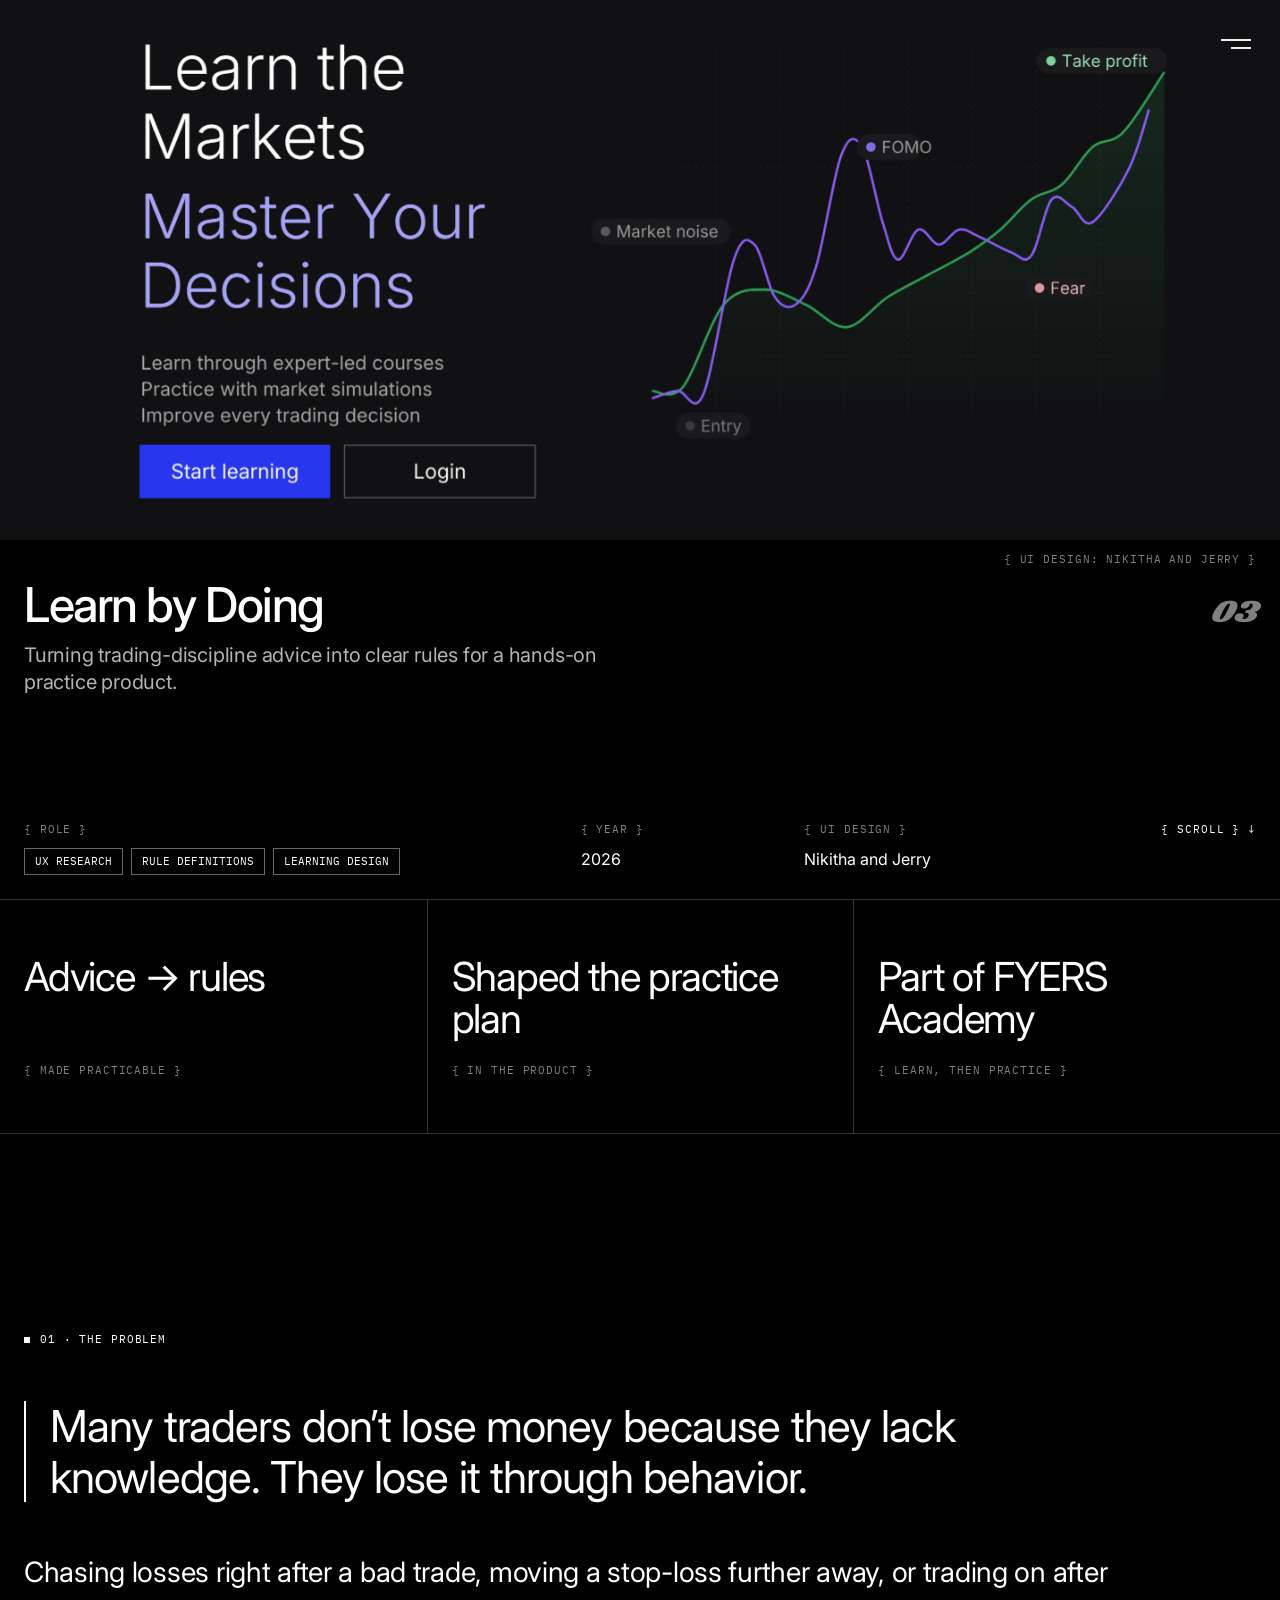
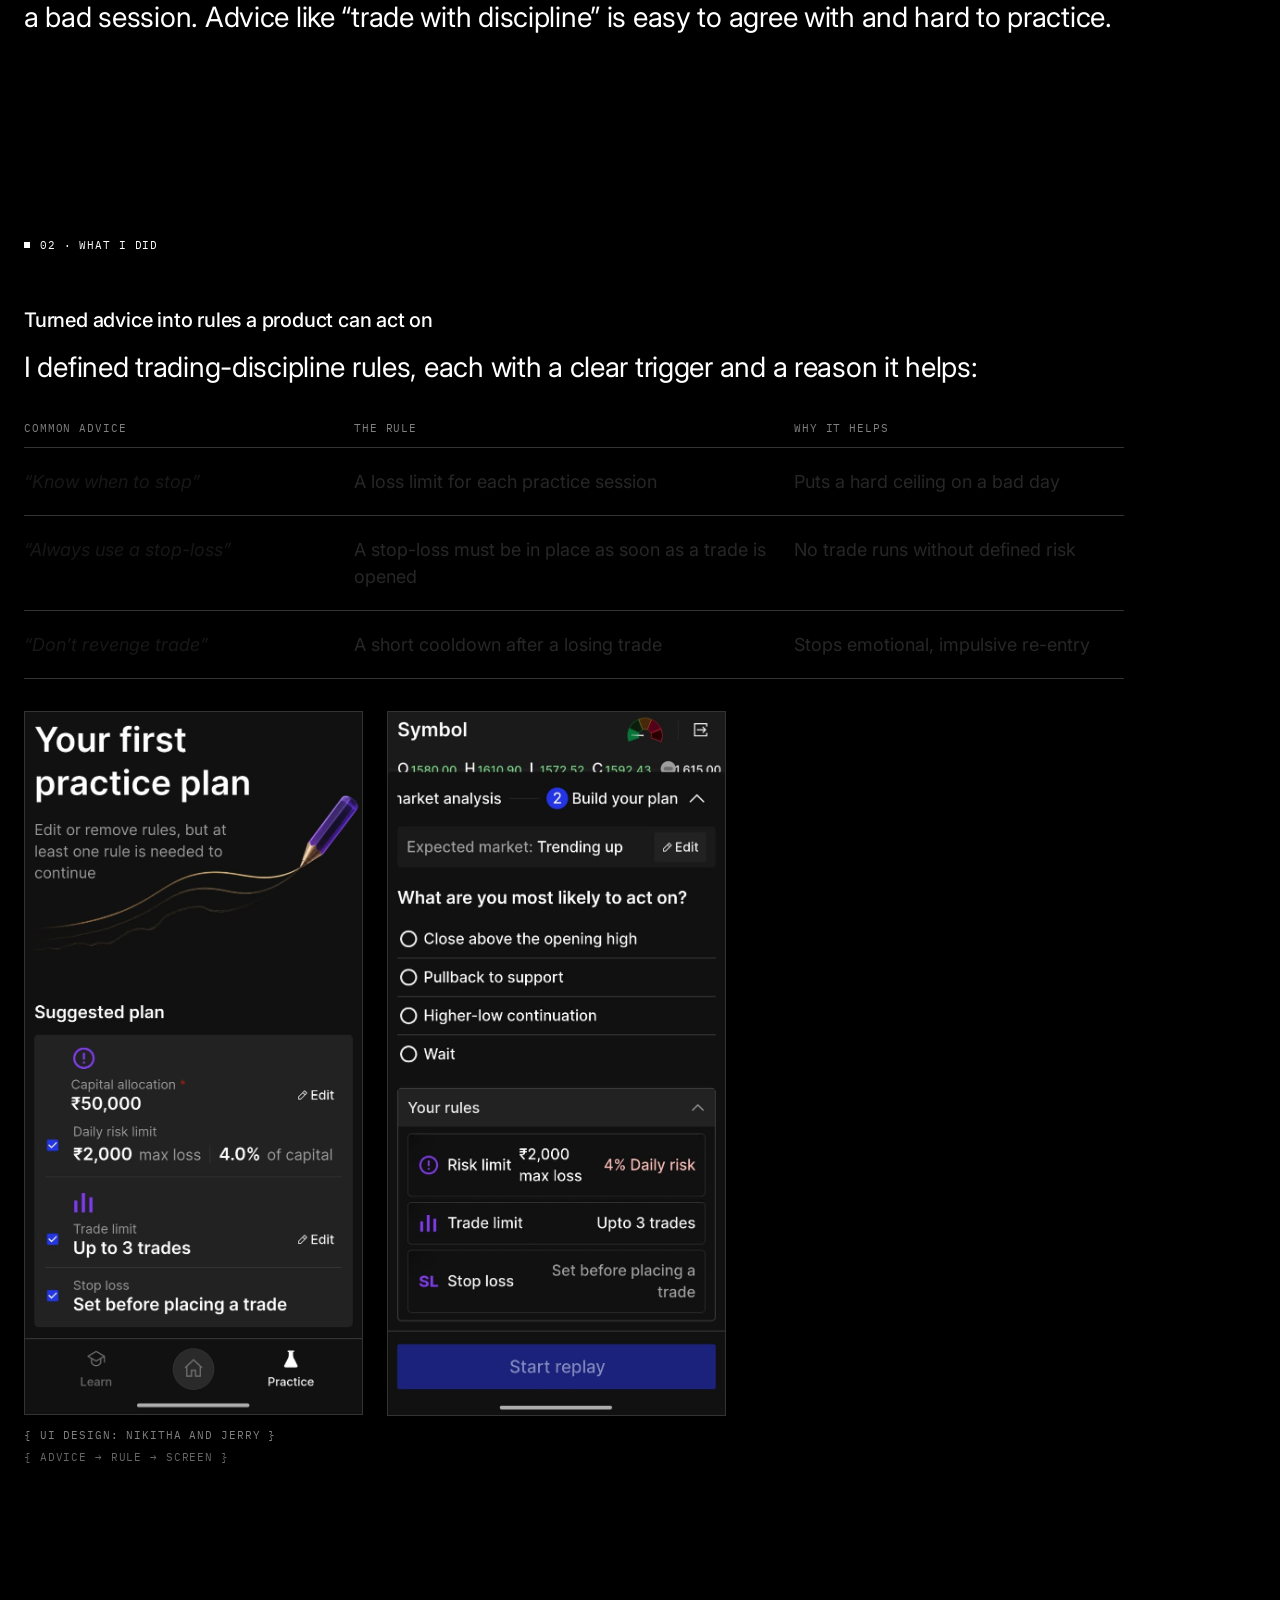
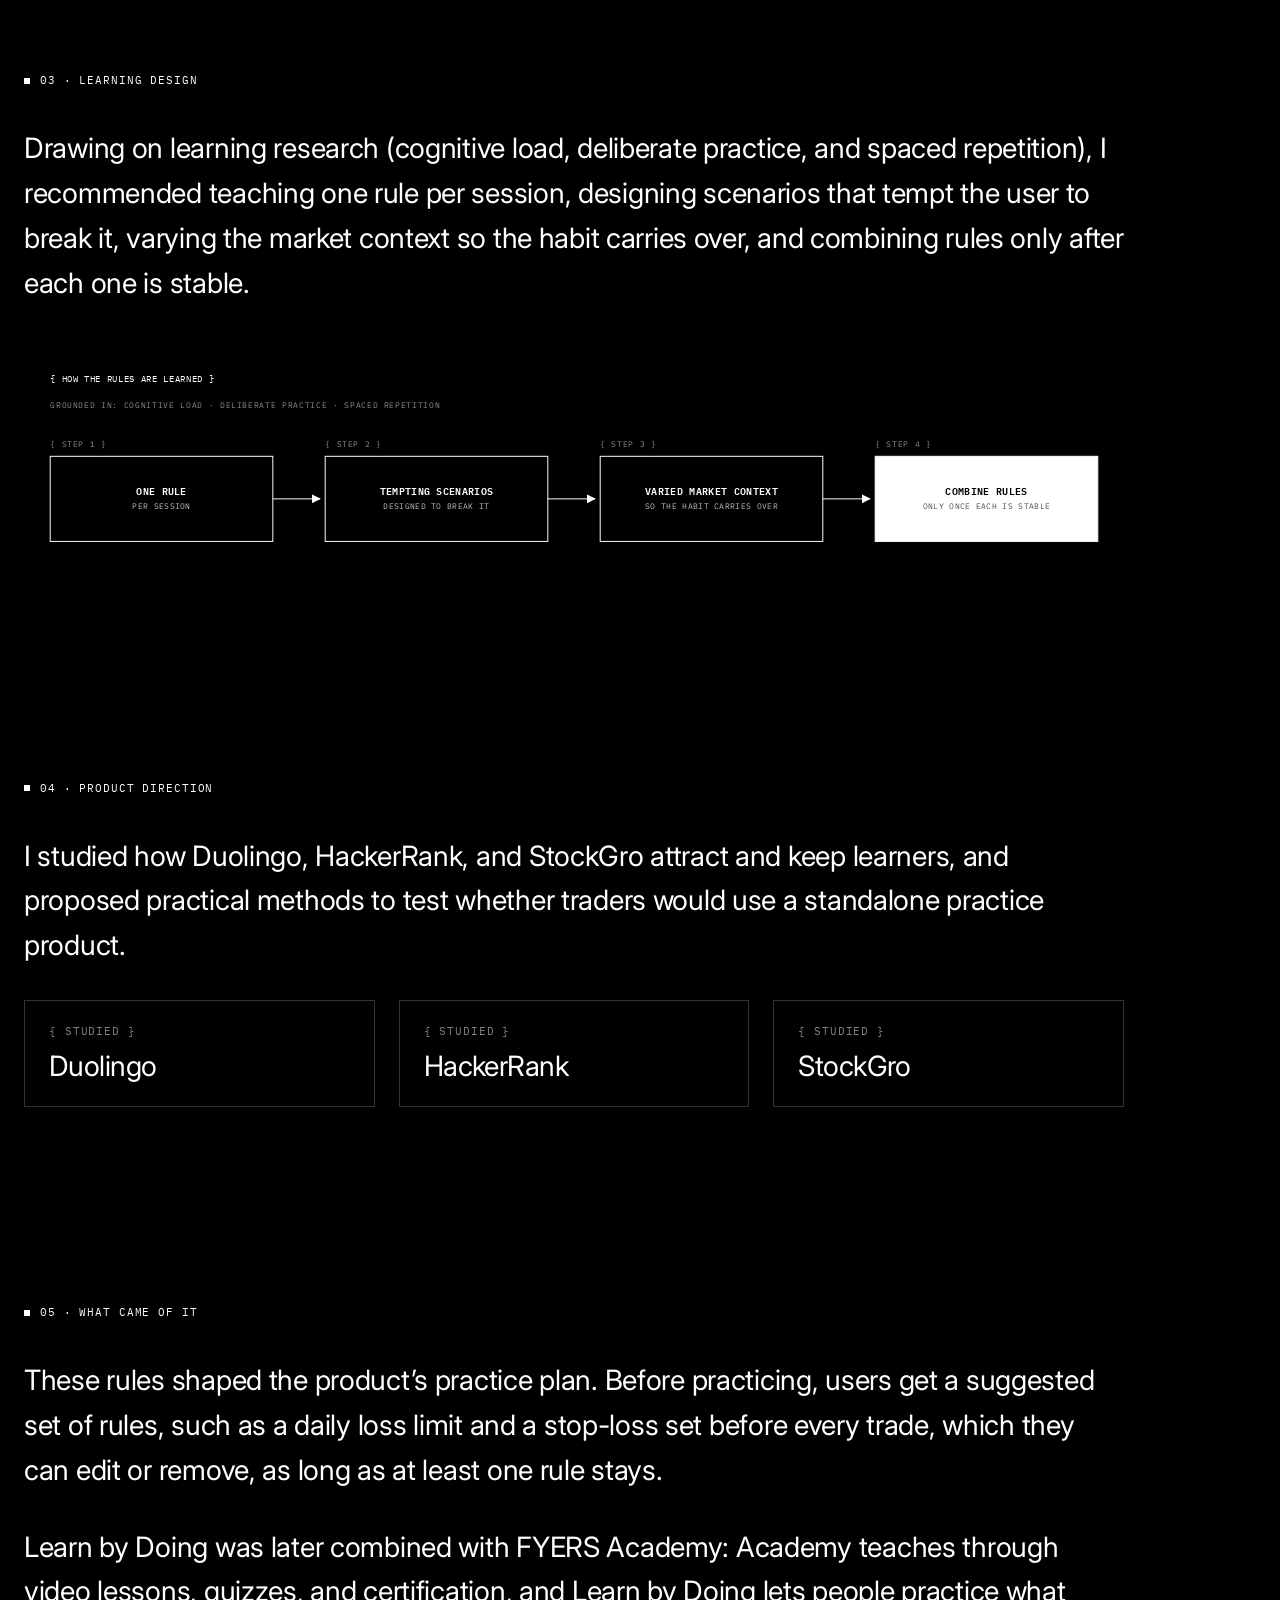
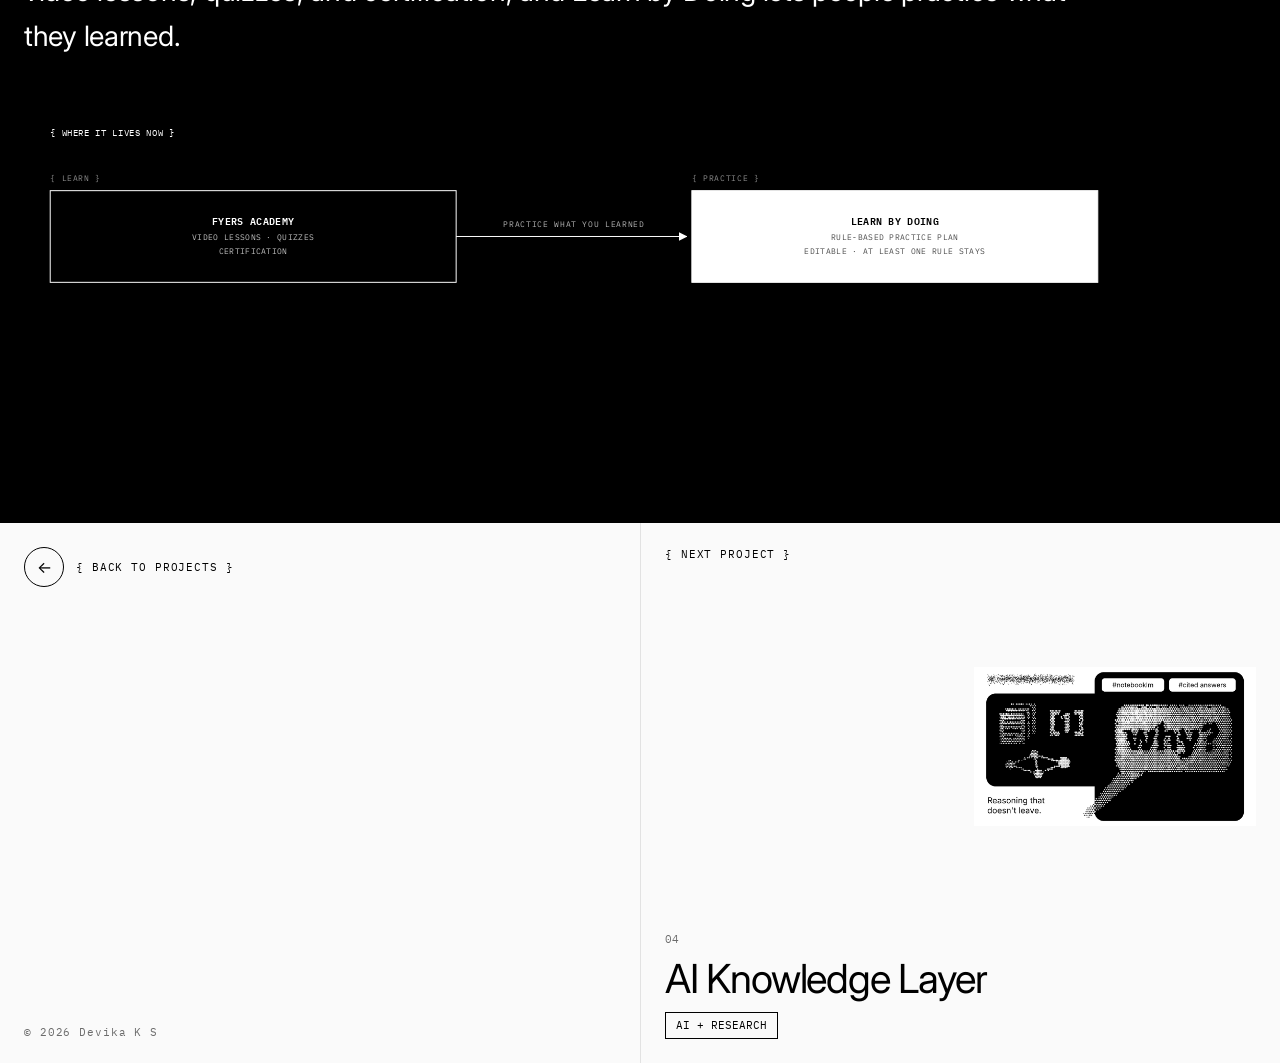
<file: work/learn-by-doing.html>
<!doctype html>
<html lang="en">
<head>
<meta charset="utf-8">
<meta name="viewport" content="width=device-width, initial-scale=1">
<title>Learn by Doing — Devika K S</title>
<meta name="description" content="How Devika K S turned trading-discipline advice into clear rules for a hands-on practice product.">
<link rel="preconnect" href="https://fonts.googleapis.com">
<link rel="preconnect" href="https://fonts.gstatic.com" crossorigin>
<link rel="stylesheet" href="https://fonts.googleapis.com/css2?family=Inter:opsz,wght@14..32,400..800&amp;family=IBM+Plex+Mono:wght@400&amp;family=Shrikhand&amp;family=Bagel+Fat+One&amp;display=swap">
<link rel="stylesheet" href="../assets/css/base.css">
<link rel="stylesheet" href="../assets/css/case-study.css">
<script src="../assets/js/site.js" defer></script>
<script src="../assets/js/case-study.js" defer></script>
</head>
<body class="vp page-learn">
<svg width="0" height="0" aria-hidden="true" style="position: absolute"><defs><filter id="grain-v1"><feTurbulence type="fractalNoise" baseFrequency="0.85" numOctaves="2" stitchTiles="stitch"></feTurbulence><feColorMatrix type="saturate" values="0"></feColorMatrix></filter></defs></svg>

<div class="entry-blocks" aria-hidden="true"><span></span><span></span><span></span><span></span><span></span></div>

<header class="hero" style="position: relative; height: 100vh; box-sizing: border-box; overflow: hidden; border-bottom: 1px solid rgba(255, 255, 255, 0.2)">
<div class="hero-media" style="position: absolute; top: 0; left: 0; right: 0; height: 60vh; overflow: hidden; background: #111113">
<div class="hero-zoom" style="position: absolute; inset: 24px 0">
<img src="../assets/media/learn-by-doing/landing.png" alt="Learn by Doing landing page: Learn the Markets, Master Your Decisions, with a chart of entry, market noise, FOMO, fear and take profit" style="display: block; width: 100%; height: 100%; object-fit: contain">

</div>
</div>
<p class="credit hcredit" style="position: absolute; top: calc(60vh + 12px); right: 24px; margin: 0">{ UI DESIGN: NIKITHA AND JERRY }</p>
<div class="tbar" style="position: absolute; top: 60vh; left: 24px; right: 24px; padding-top: 40px">
<div style="display: flex; justify-content: space-between; align-items: baseline; gap: 24px">
<h1 class="hero-title" style="margin: 0; font-size: 48px; line-height: 1.05; font-weight: 500; letter-spacing: -0.03em; color: #fff">Learn by Doing</h1>
<span style="flex: none; font-family: 'Shrikhand', serif; font-style: italic; font-size: 32px; line-height: 1; color: rgba(255, 255, 255, 0.5)">03</span>
</div>
<p class="hsub" style="margin: 12px 0 0; max-width: 640px; font-size: 20px; line-height: 1.35; letter-spacing: -0.01em; color: rgba(255, 255, 255, 0.7)">Turning trading-discipline advice into clear rules for a hands-on practice product.</p>
</div>
<div class="hb" style="position: absolute; left: 24px; right: 24px; bottom: 24px; display: grid; grid-template-columns: 1.6fr 0.6fr 1fr auto; column-gap: 24px; align-items: start">
<div><div class="hk">{ ROLE }</div><div style="margin-top: 12px; display: flex; flex-wrap: wrap; gap: 8px"><span class="chip">UX research</span><span class="chip">Rule definitions</span><span class="chip">Learning design</span></div></div>
<div><div class="hk">{ YEAR }</div><div class="hv">2026</div></div>
<div><div class="hk">{ UI DESIGN }</div><div class="hv">Nikitha and Jerry</div></div>
<span class="hk" style="color: #fff; white-space: nowrap">{ SCROLL } <span class="bob">↓</span></span>
</div>
</header>

<section class="strip" aria-label="Outcomes">
<div><span class="fig" style="font-size: 40px">Advice → rules</span><span class="hk">{ MADE PRACTICABLE }</span></div>
<div><span class="fig" style="font-size: 40px">Shaped the practice plan</span><span class="hk">{ IN THE PRODUCT }</span></div>
<div><span class="fig" style="font-size: 40px">Part of FYERS Academy</span><span class="hk">{ LEARN, THEN PRACTICE }</span></div>
</section>

<main class="vmain" style="box-sizing: border-box; padding: 200px 24px; display: flex; flex-direction: column; gap: 200px">

<section aria-label="The problem" style="max-width: 1100px">
<div class="lbl"><span class="sq" aria-hidden="true"></span>01 · The problem</div>
<div class="flow">
<blockquote class="pq">Many traders don’t lose money because they lack knowledge. They lose it through behavior.</blockquote>
<p class="p">Chasing losses right after a bad trade, moving a stop-loss further away, or trading on after a bad session. Advice like “trade with discipline” is easy to agree with and hard to practice.</p>
</div>
</section>

<section aria-label="What I did" style="max-width: 1100px">
<div class="lbl"><span class="sq" aria-hidden="true"></span>02 · What I did</div>
<div class="flow">
<h3 class="sub">Turned advice into rules a product can act on</h3>
<p class="p">I defined trading-discipline rules, each with a clear trigger and a reason it helps:</p>
<table class="tb">
<colgroup><col style="width: 30%"><col style="width: 40%"><col style="width: 30%"></colgroup>
<thead><tr><th scope="col">Common advice</th><th scope="col">The rule</th><th scope="col">Why it helps</th></tr></thead>
<tbody>
<tr data-rowfade="1"><td class="adv" data-label="COMMON ADVICE">“Know when to stop”</td><td data-label="THE RULE">A loss limit for each practice session</td><td data-label="WHY IT HELPS">Puts a hard ceiling on a bad day</td></tr>
<tr data-rowfade="1"><td class="adv" data-label="COMMON ADVICE">“Always use a stop-loss”</td><td data-label="THE RULE">A stop-loss must be in place as soon as a trade is opened</td><td data-label="WHY IT HELPS">No trade runs without defined risk</td></tr>
<tr data-rowfade="1"><td class="adv" data-label="COMMON ADVICE">“Don’t revenge trade”</td><td data-label="THE RULE">A short cooldown after a losing trade</td><td data-label="WHY IT HELPS">Stops emotional, impulsive re-entry</td></tr>
</tbody>
</table>
<div>
<figure class="media clipm" data-enter="1" style="aspect-ratio: auto; background: transparent; display: flex; justify-content: flex-start; align-items: flex-start; gap: 24px">
<img src="../assets/media/learn-by-doing/practice-plan.png" alt="Learn by Doing practice plan screen with suggested rules: a daily risk limit, a trade limit and a stop-loss, each editable" loading="lazy" decoding="async" style="display: block; flex: none; width: min(345px, calc((100% - 24px) / 2), calc(78vh * 728 / 1517)); height: auto; border: 1px solid rgba(255, 255, 255, 0.2)">
<img src="../assets/media/learn-by-doing/build-your-plan.png" alt="Build your plan step before a replay: the expected market, what you are most likely to act on, and your rules (risk limit, trade limit, stop-loss)" loading="lazy" decoding="async" style="display: block; flex: none; width: min(345px, calc((100% - 24px) / 2), calc(78vh * 728 / 1517)); height: auto; border: 1px solid rgba(255, 255, 255, 0.2)">

</figure>
<p class="credit">{ UI DESIGN: NIKITHA AND JERRY }</p>
<p class="cap" style="margin-top: 8px; color: rgba(255, 255, 255, 0.4)">{ ADVICE → RULE → SCREEN }</p>
</div>
</div>
</section>

<section aria-label="Learning design" style="max-width: 1100px">
<div class="lbl"><span class="sq" aria-hidden="true"></span>03 · Learning design</div>
<div class="flow">
<p class="p">Drawing on learning research (cognitive load, deliberate practice, and spaced repetition), I recommended teaching one rule per session, designing scenarios that tempt the user to break it, varying the market context so the habit carries over, and combining rules only after each one is stable.</p>
<div class="dg"><figure class="clipm" data-enter="1" style="margin: 0">
<svg viewBox="0 0 1680 350" role="img" aria-label="How the rules are learned, grounded in cognitive load, deliberate practice and spaced repetition. Step 1: one rule per session. Step 2: tempting scenarios designed to break it. Step 3: varied market context so the habit carries over. Step 4: combine rules, only once each is stable." style="display: block; width: 100%; height: auto; min-width: 900px">
<defs>
<marker id="arr-ld" viewBox="0 0 10 10" refX="9" refY="5" markerWidth="9" markerHeight="9" orient="auto-start-reverse">
<path d="M0 0 L10 5 L0 10 z" fill="#fff"/>
</marker>
</defs>
<rect width="1680" height="350" fill="#000"/>
<text x="40" y="56" font-family="IBM Plex Mono, monospace" font-size="13" letter-spacing="1" fill="#fff" fill-opacity="1" text-anchor="start">{ HOW THE RULES ARE LEARNED }</text>
<text x="40" y="96" font-family="IBM Plex Mono, monospace" font-size="12" letter-spacing="1" fill="#fff" fill-opacity="0.55" text-anchor="start">GROUNDED IN: COGNITIVE LOAD · DELIBERATE PRACTICE · SPACED REPETITION</text>
<text x="40" y="156" font-family="IBM Plex Mono, monospace" font-size="12" letter-spacing="1" fill="#fff" fill-opacity="0.55" text-anchor="start">{ STEP 1 }</text>
<rect x="40" y="170" width="340" height="130" fill="none" stroke="#fff" stroke-width="1.5"/>
<text x="210.0" y="229.0" font-family="IBM Plex Mono, monospace" font-size="15" font-weight="600" letter-spacing="0.5" fill="#fff" fill-opacity="1" text-anchor="middle">ONE RULE</text>
<text x="210.0" y="251.0" font-family="IBM Plex Mono, monospace" font-size="12" font-weight="400" letter-spacing="0.5" fill="#fff" fill-opacity="0.75" text-anchor="middle">PER SESSION</text>
<path d="M380 235 H452" fill="none" stroke="#fff" stroke-width="1.5" marker-end="url(#arr-ld)"/>
<text x="460" y="156" font-family="IBM Plex Mono, monospace" font-size="12" letter-spacing="1" fill="#fff" fill-opacity="0.55" text-anchor="start">{ STEP 2 }</text>
<rect x="460" y="170" width="340" height="130" fill="none" stroke="#fff" stroke-width="1.5"/>
<text x="630.0" y="229.0" font-family="IBM Plex Mono, monospace" font-size="15" font-weight="600" letter-spacing="0.5" fill="#fff" fill-opacity="1" text-anchor="middle">TEMPTING SCENARIOS</text>
<text x="630.0" y="251.0" font-family="IBM Plex Mono, monospace" font-size="12" font-weight="400" letter-spacing="0.5" fill="#fff" fill-opacity="0.75" text-anchor="middle">DESIGNED TO BREAK IT</text>
<path d="M800 235 H872" fill="none" stroke="#fff" stroke-width="1.5" marker-end="url(#arr-ld)"/>
<text x="880" y="156" font-family="IBM Plex Mono, monospace" font-size="12" letter-spacing="1" fill="#fff" fill-opacity="0.55" text-anchor="start">{ STEP 3 }</text>
<rect x="880" y="170" width="340" height="130" fill="none" stroke="#fff" stroke-width="1.5"/>
<text x="1050.0" y="229.0" font-family="IBM Plex Mono, monospace" font-size="15" font-weight="600" letter-spacing="0.5" fill="#fff" fill-opacity="1" text-anchor="middle">VARIED MARKET CONTEXT</text>
<text x="1050.0" y="251.0" font-family="IBM Plex Mono, monospace" font-size="12" font-weight="400" letter-spacing="0.5" fill="#fff" fill-opacity="0.75" text-anchor="middle">SO THE HABIT CARRIES OVER</text>
<path d="M1220 235 H1292" fill="none" stroke="#fff" stroke-width="1.5" marker-end="url(#arr-ld)"/>
<text x="1300" y="156" font-family="IBM Plex Mono, monospace" font-size="12" letter-spacing="1" fill="#fff" fill-opacity="0.55" text-anchor="start">{ STEP 4 }</text>
<rect x="1300" y="170" width="340" height="130" fill="#fff" stroke="#fff" stroke-width="1.5"/>
<text x="1470.0" y="229.0" font-family="IBM Plex Mono, monospace" font-size="15" font-weight="600" letter-spacing="0.5" fill="#000" fill-opacity="1" text-anchor="middle">COMBINE RULES</text>
<text x="1470.0" y="251.0" font-family="IBM Plex Mono, monospace" font-size="12" font-weight="400" letter-spacing="0.5" fill="#000" fill-opacity="0.7" text-anchor="middle">ONLY ONCE EACH IS STABLE</text>
</svg>
</figure></div>
</div>
</section>

<section aria-label="Product direction" style="max-width: 1100px">
<div class="lbl"><span class="sq" aria-hidden="true"></span>04 · Product direction</div>
<div class="flow">
<p class="p">I studied how Duolingo, HackerRank, and StockGro attract and keep learners, and proposed practical methods to test whether traders would use a standalone practice product.</p>
<div class="cards c3">
<div class="card"><span class="cl">{ STUDIED }</span><h3 style="font-size: 28px">Duolingo</h3></div>
<div class="card"><span class="cl">{ STUDIED }</span><h3 style="font-size: 28px">HackerRank</h3></div>
<div class="card"><span class="cl">{ STUDIED }</span><h3 style="font-size: 28px">StockGro</h3></div>
</div>
</div>
</section>

<section aria-label="What came of it" style="max-width: 1100px">
<div class="lbl"><span class="sq" aria-hidden="true"></span>05 · What came of it</div>
<div class="flow">
<p class="p">These rules shaped the product’s practice plan. Before practicing, users get a suggested set of rules, such as a daily loss limit and a stop-loss set before every trade, which they can edit or remove, as long as at least one rule stays.</p>
<p class="p">Learn by Doing was later combined with FYERS Academy: Academy teaches through video lessons, quizzes, and certification, and Learn by Doing lets people practice what they learned.</p>
<div class="dg"><figure class="clipm" data-enter="1" style="margin: 0">
<svg viewBox="0 0 1680 330" role="img" aria-label="Where it lives now. Learn: FYERS Academy, with video lessons, quizzes and certification. Then practice what you learned in Learn by Doing: a rule-based, editable practice plan where at least one rule stays." style="display: block; width: 100%; height: auto; min-width: 900px">
<defs>
<marker id="arr-ac" viewBox="0 0 10 10" refX="9" refY="5" markerWidth="9" markerHeight="9" orient="auto-start-reverse">
<path d="M0 0 L10 5 L0 10 z" fill="#fff"/>
</marker>
</defs>
<rect width="1680" height="330" fill="#000"/>
<text x="40" y="56" font-family="IBM Plex Mono, monospace" font-size="13" letter-spacing="1" fill="#fff" fill-opacity="1" text-anchor="start">{ WHERE IT LIVES NOW }</text>
<text x="40" y="126" font-family="IBM Plex Mono, monospace" font-size="12" letter-spacing="1" fill="#fff" fill-opacity="0.55" text-anchor="start">{ LEARN }</text>
<rect x="40" y="140" width="620" height="140" fill="none" stroke="#fff" stroke-width="1.5"/>
<text x="350.0" y="193.0" font-family="IBM Plex Mono, monospace" font-size="15" font-weight="600" letter-spacing="0.5" fill="#fff" fill-opacity="1" text-anchor="middle">FYERS ACADEMY</text>
<text x="350.0" y="215.0" font-family="IBM Plex Mono, monospace" font-size="12" font-weight="400" letter-spacing="0.5" fill="#fff" fill-opacity="0.75" text-anchor="middle">VIDEO LESSONS · QUIZZES</text>
<text x="350.0" y="237.0" font-family="IBM Plex Mono, monospace" font-size="12" font-weight="400" letter-spacing="0.5" fill="#fff" fill-opacity="0.75" text-anchor="middle">CERTIFICATION</text>
<text x="1020" y="126" font-family="IBM Plex Mono, monospace" font-size="12" letter-spacing="1" fill="#fff" fill-opacity="0.55" text-anchor="start">{ PRACTICE }</text>
<rect x="1020" y="140" width="620" height="140" fill="#fff" stroke="#fff" stroke-width="1.5"/>
<text x="1330.0" y="193.0" font-family="IBM Plex Mono, monospace" font-size="15" font-weight="600" letter-spacing="0.5" fill="#000" fill-opacity="1" text-anchor="middle">LEARN BY DOING</text>
<text x="1330.0" y="215.0" font-family="IBM Plex Mono, monospace" font-size="12" font-weight="400" letter-spacing="0.5" fill="#000" fill-opacity="0.7" text-anchor="middle">RULE-BASED PRACTICE PLAN</text>
<text x="1330.0" y="237.0" font-family="IBM Plex Mono, monospace" font-size="12" font-weight="400" letter-spacing="0.5" fill="#000" fill-opacity="0.7" text-anchor="middle">EDITABLE · AT LEAST ONE RULE STAYS</text>
<path d="M660 210 H1012" fill="none" stroke="#fff" stroke-width="1.5" marker-end="url(#arr-ac)"/>
<text x="840" y="196" font-family="IBM Plex Mono, monospace" font-size="12" letter-spacing="1" fill="#fff" fill-opacity="0.7" text-anchor="middle">PRACTICE WHAT YOU LEARNED</text>
</svg>
</figure></div>
</div>
</section>

</main>

<footer class="cs-foot" style="position: relative; z-index: 2; height: 60vh; box-sizing: border-box; background: #FAFAFA; color: #000; display: grid; grid-template-columns: repeat(2, minmax(0, 1fr))">
<div class="wipe" data-wipe="footer" aria-hidden="true" style="--wipe-color: #FAFAFA; --strength: 1.4"><span></span><span></span><span></span><span></span><span></span></div>
<div class="cs-foot-l" style="box-sizing: border-box; padding: 24px; display: flex; flex-direction: column; justify-content: space-between">
<a class="cs-back" href="../index.html#work" style="align-self: flex-start; display: inline-flex; align-items: center; gap: 12px; color: #000; text-decoration: none; font-family: 'IBM Plex Mono', monospace; font-size: 11px; letter-spacing: 0.08em"><span class="cs-circ" aria-hidden="true" style="width: 40px; height: 40px; box-sizing: border-box; display: inline-flex; align-items: center; justify-content: center; border: 1px solid #000; border-radius: 50%; font-family: 'Inter', system-ui, sans-serif; font-size: 16px; letter-spacing: 0">←</span>{ BACK TO PROJECTS }</a>
<span style="font-family: 'IBM Plex Mono', monospace; font-size: 11px; letter-spacing: 0.08em; color: #6B6B6B">© 2026 Devika K S</span>
</div>
<a class="cs-next" href="ai-knowledge-layer.html" data-cursor="next" aria-label="Next project: AI Knowledge Layer" style="box-sizing: border-box; padding: 24px; border-left: 1px solid #E2E2E2; display: flex; flex-direction: column; justify-content: space-between; gap: 24px; color: #000; text-decoration: none">
<span style="font-family: 'IBM Plex Mono', monospace; font-size: 11px; letter-spacing: 0.08em">{ NEXT PROJECT }</span>
<div class="cs-thumb" style="position: relative; align-self: flex-end; width: 22vw; aspect-ratio: 16 / 9; overflow: hidden; background: #EDEDED">
<img src="../assets/media/covers/04-ai-knowledge-layer.png" alt="" style="display: block; width: 100%; height: 100%; object-fit: cover; filter: grayscale(1)">

<div class="cs-glitch" aria-hidden="true"><span></span><span></span><span></span><span></span><span></span><span></span><span></span><span></span><span></span><span></span><span></span><span></span><span></span><span></span><span></span><span></span><span></span><span></span><span></span><span></span><span></span><span></span><span></span><span></span></div>
</div>
<div style="display: flex; flex-direction: column; align-items: flex-start; gap: 12px">
<span style="font-family: 'IBM Plex Mono', monospace; font-size: 11px; color: #6B6B6B">04</span>
<span style="font-size: 40px; line-height: 1.05; letter-spacing: -0.03em">AI Knowledge Layer</span>
<span style="padding: 6px 10px; border: 1px solid #000; font-family: 'IBM Plex Mono', monospace; font-size: 11px; line-height: 1.2; text-transform: uppercase">AI + Research</span>
</div>
</a>
</footer>

<button type="button" class="tm-btn" aria-label="Open menu" aria-expanded="false" aria-controls="torn-menu"><span class="tm-line" aria-hidden="true"></span><span class="tm-line" aria-hidden="true"></span></button>
<nav id="torn-menu" class="tm-sheet" aria-label="Main menu" tabindex="-1" hidden>
<svg class="tm-torn" aria-hidden="true" viewBox="0 0 100 100" preserveAspectRatio="none"><polygon points="0,0 100,0 100,96 99.13,99.68 97.46,96.84 96.05,98.13 93.18,99.01 91.75,98.17 89.45,98.54 87.51,96.97 84.56,98.83 82.95,96.22 80.75,97.87 79.00,99.23 75.43,98.05 74.65,98.75 71.99,98.31 70.28,99.63 67.17,97.34 65.80,97.33 62.44,97.19 60.75,97.18 59.46,98.23 56.92,99.51 53.58,97.09 52.28,98.04 49.86,96.77 48.54,96.22 45.42,97.38 43.76,99.70 41.33,96.66 38.97,97.13 36.72,97.70 34.49,98.13 32.81,96.93 31.14,97.83 28.89,98.54 26.32,98.06 23.92,98.76 22.50,97.59 19.93,97.00 17.54,97.40 14.92,97.57 13.56,99.51 10.19,99.28 7.96,97.63 5.92,96.31 5.21,96.88 2.40,96.58 0.00,98.37 0,96" fill="#000"></polygon></svg>
<div class="tm-inner">
<ul class="tm-list">
<li><div class="tm-row" style="--i: 0"><span class="tm-num">01</span><a class="tm-link" href="../index.html">Home</a></div></li>
<li><div class="tm-row" style="--i: 1"><span class="tm-num">02</span><a class="tm-link" href="../index.html#work">Work</a></div></li>
<li><div class="tm-row" style="--i: 2"><span class="tm-num">03</span><a class="tm-link" href="../index.html#about">About</a></div></li>
<li><div class="tm-row" style="--i: 3"><span class="tm-num">04</span><a class="tm-link" href="../index.html#contact">Contact</a></div></li>
<li aria-hidden="true"></li>
</ul>
</div>
</nav>
</body>
</html>
</file>
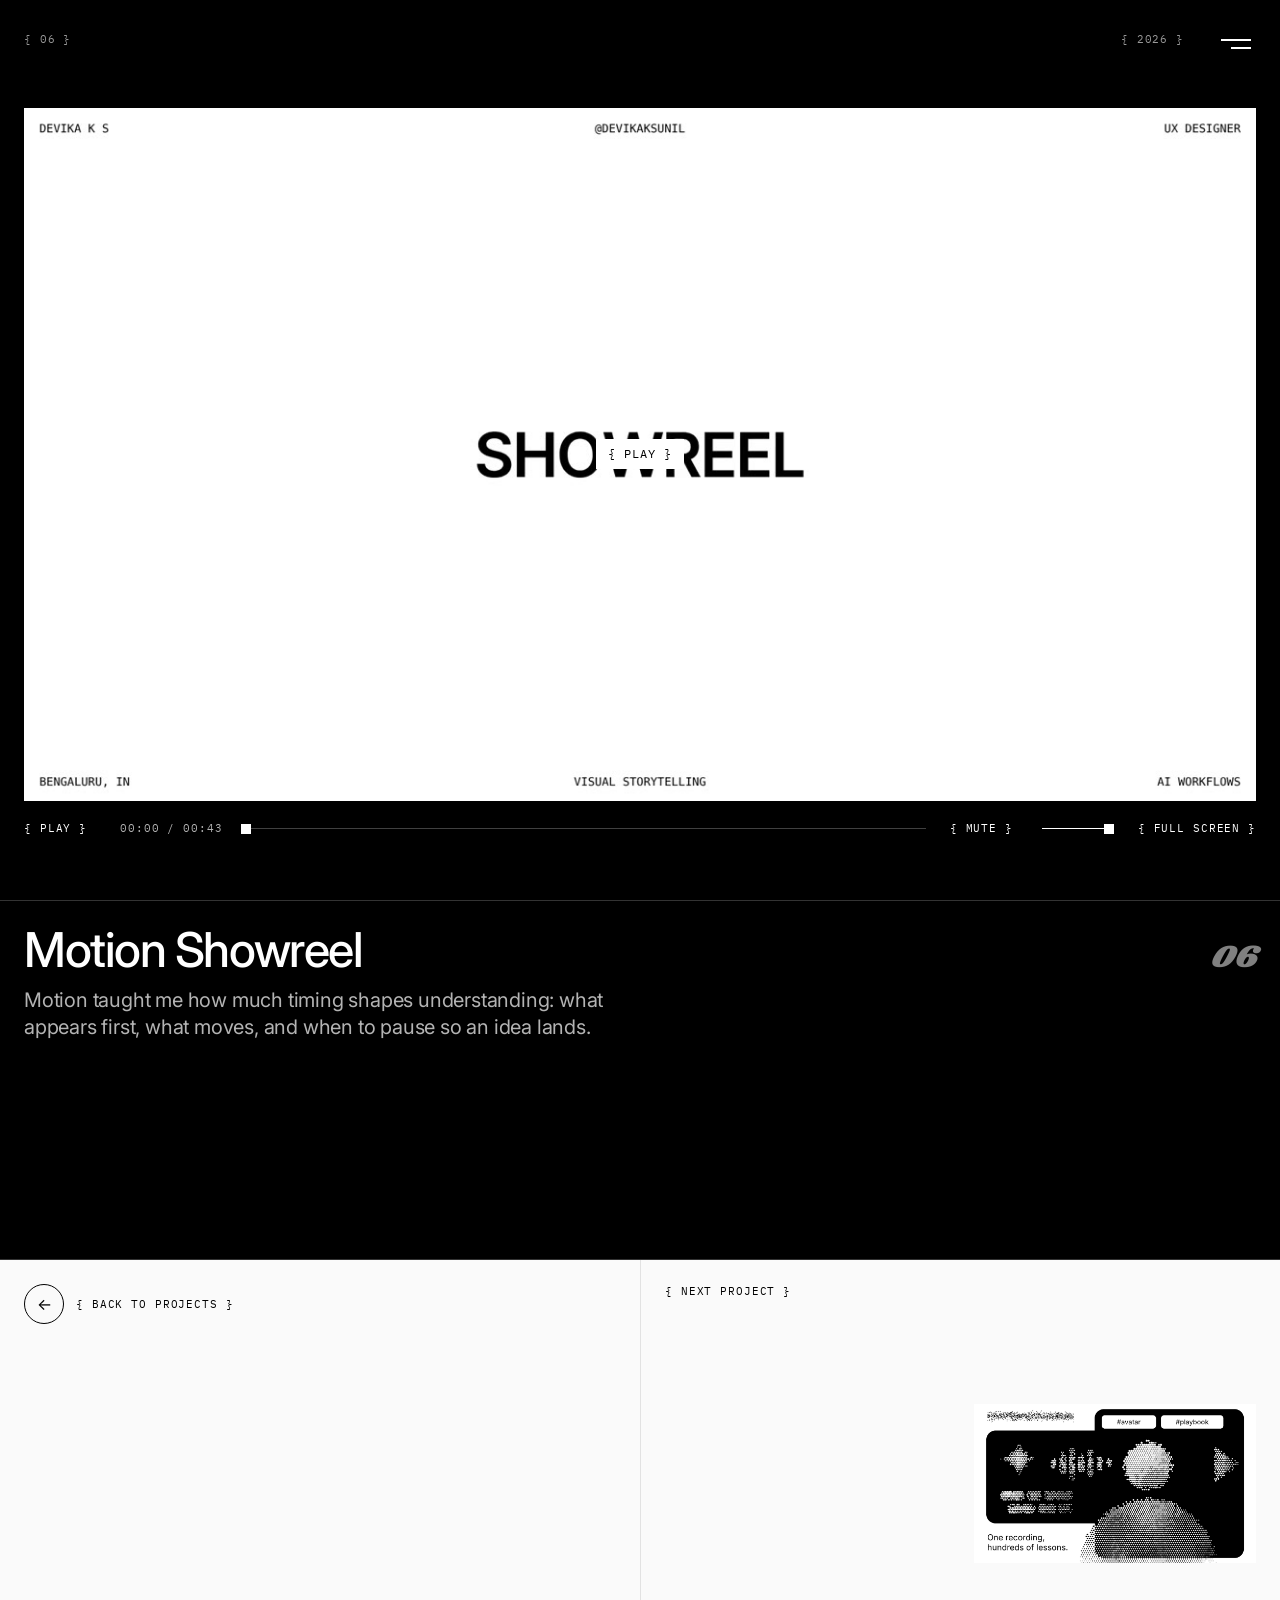
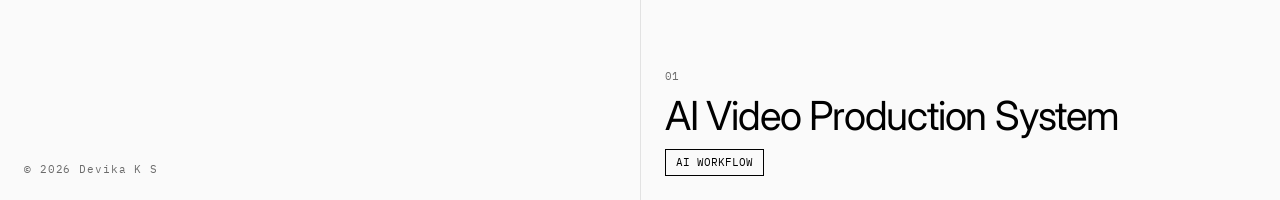
<file: work/motion-showreel.html>
<!doctype html>
<html lang="en">
<head>
<meta charset="utf-8">
<meta name="viewport" content="width=device-width, initial-scale=1">
<title>Motion Showreel — Devika K S</title>
<meta name="description" content="Motion Showreel: video editing and motion graphics by Devika K S.">
<link rel="preconnect" href="https://fonts.googleapis.com">
<link rel="preconnect" href="https://fonts.gstatic.com" crossorigin>
<link rel="stylesheet" href="https://fonts.googleapis.com/css2?family=Inter:opsz,wght@14..32,400..800&amp;family=IBM+Plex+Mono:wght@400&amp;family=Shrikhand&amp;family=Bagel+Fat+One&amp;display=swap">
<link rel="stylesheet" href="../assets/css/base.css">
<link rel="stylesheet" href="../assets/css/case-study.css">
<link rel="stylesheet" href="../assets/css/showreel.css">
<script src="../assets/js/site.js" defer></script>
<script src="../assets/js/case-study.js" defer></script>
<script src="../assets/js/showreel.js" defer></script>
</head>
<body class="vp page-showreel">
<div class="entry-blocks" aria-hidden="true"><span></span><span></span><span></span><span></span><span></span></div>

<section class="sr-hero" aria-label="Motion showreel">
<div class="sr-top"><span>{ 06 }</span><span>{ 2026 }</span></div>
<div class="sr-player" data-duration="43.5">
<div class="sr-frame">
<video src="../assets/media/showreel/showreel.mp4" poster="../assets/media/showreel/showreel-poster.jpg" loop playsinline preload="metadata" aria-label="Showreel: video editing and motion graphics by Devika K S"></video>
<button type="button" class="sr-hit" data-cursor="play" aria-label="Play showreel"><span class="sr-play" aria-hidden="true">{ PLAY }</span></button>
</div>
<div class="sr-bar">
<button type="button" class="sr-btn" data-sr="play" aria-label="Play showreel" style="width: 72px">{ PLAY }</button>
<span class="sr-time" aria-hidden="true"></span>
<div class="sr-track" role="slider" tabindex="0" aria-label="Seek" aria-valuemin="0" aria-valuemax="44" aria-valuenow="0" data-cursor="link">
<span class="sr-line"></span>
<span class="sr-buf"></span>
<span class="sr-fill"></span>
<span class="sr-knob"></span>
<span class="sr-tip" aria-hidden="true"></span>
</div>
<div class="sr-volw">
<button type="button" class="sr-btn" data-sr="mute" aria-label="Turn sound off" style="width: 80px">{ MUTE }</button>
<input class="sr-vol" type="range" min="0" max="1" step="0.05" value="1" aria-label="Volume">
</div>
<button type="button" class="sr-btn" data-sr="fs" aria-label="Full screen" style="flex: none">{ FULL SCREEN }</button>
</div>
</div>
</section>

<header class="vd-title" style="position: relative; box-sizing: border-box; min-height: 40vh; padding: 24px; display: flex; flex-direction: column; justify-content: space-between; gap: 48px; background: #000; color: #fff; border-top: 1px solid rgba(255, 255, 255, 0.2); border-bottom: 1px solid rgba(255, 255, 255, 0.2)">
<div>
<div style="display: flex; justify-content: space-between; align-items: baseline; gap: 24px">
<h1 class="hero-title" style="margin: 0; font-size: 48px; line-height: 1.05; font-weight: 500; letter-spacing: -0.03em; color: #fff">Motion Showreel</h1>
<span style="flex: none; font-family: 'Shrikhand', serif; font-style: italic; font-size: 32px; line-height: 1; color: rgba(255, 255, 255, 0.5)">06</span>
</div>
<p class="hsub" style="margin: 12px 0 0; max-width: 640px; font-size: 20px; line-height: 1.35; letter-spacing: -0.01em; color: rgba(255, 255, 255, 0.7)">Motion taught me how much timing shapes understanding: what appears first, what moves, and when to pause so an idea lands.</p>
</div>
<div class="vd-meta" aria-hidden="true" style="height: 48px"></div>
</header>

<footer class="cs-foot" style="position: relative; z-index: 2; height: 60vh; box-sizing: border-box; background: #FAFAFA; color: #000; display: grid; grid-template-columns: repeat(2, minmax(0, 1fr))">
<div class="wipe" data-wipe="footer" aria-hidden="true" style="--wipe-color: #FAFAFA; --strength: 1.4"><span></span><span></span><span></span><span></span><span></span></div>
<div class="cs-foot-l" style="box-sizing: border-box; padding: 24px; display: flex; flex-direction: column; justify-content: space-between">
<a class="cs-back" href="../index.html#work" style="align-self: flex-start; display: inline-flex; align-items: center; gap: 12px; color: #000; text-decoration: none; font-family: 'IBM Plex Mono', monospace; font-size: 11px; letter-spacing: 0.08em"><span class="cs-circ" aria-hidden="true" style="width: 40px; height: 40px; box-sizing: border-box; display: inline-flex; align-items: center; justify-content: center; border: 1px solid #000; border-radius: 50%; font-family: 'Inter', system-ui, sans-serif; font-size: 16px; letter-spacing: 0">←</span>{ BACK TO PROJECTS }</a>
<span style="font-family: 'IBM Plex Mono', monospace; font-size: 11px; letter-spacing: 0.08em; color: #6B6B6B">© 2026 Devika K S</span>
</div>
<a class="cs-next" href="ai-video-production-system.html" data-cursor="next" aria-label="Next project: AI Video Production System" style="box-sizing: border-box; padding: 24px; border-left: 1px solid #E2E2E2; display: flex; flex-direction: column; justify-content: space-between; gap: 24px; color: #000; text-decoration: none">
<span style="font-family: 'IBM Plex Mono', monospace; font-size: 11px; letter-spacing: 0.08em">{ NEXT PROJECT }</span>
<div class="cs-thumb" style="position: relative; align-self: flex-end; width: 22vw; aspect-ratio: 16 / 9; overflow: hidden; background: #EDEDED">
<img src="../assets/media/covers/01-ai-video-production-system.png" alt="" style="display: block; width: 100%; height: 100%; object-fit: cover; filter: grayscale(1)">

<div class="cs-glitch" aria-hidden="true"><span></span><span></span><span></span><span></span><span></span><span></span><span></span><span></span><span></span><span></span><span></span><span></span><span></span><span></span><span></span><span></span><span></span><span></span><span></span><span></span><span></span><span></span><span></span><span></span></div>
</div>
<div style="display: flex; flex-direction: column; align-items: flex-start; gap: 12px">
<span style="font-family: 'IBM Plex Mono', monospace; font-size: 11px; color: #6B6B6B">01</span>
<span style="font-size: 40px; line-height: 1.05; letter-spacing: -0.03em">AI Video Production System</span>
<span style="padding: 6px 10px; border: 1px solid #000; font-family: 'IBM Plex Mono', monospace; font-size: 11px; line-height: 1.2; text-transform: uppercase">AI Workflow</span>
</div>
</a>
</footer>

<button type="button" class="tm-btn" aria-label="Open menu" aria-expanded="false" aria-controls="torn-menu"><span class="tm-line" aria-hidden="true"></span><span class="tm-line" aria-hidden="true"></span></button>
<nav id="torn-menu" class="tm-sheet" aria-label="Main menu" tabindex="-1" hidden>
<svg class="tm-torn" aria-hidden="true" viewBox="0 0 100 100" preserveAspectRatio="none"><polygon points="0,0 100,0 100,96 99.13,99.68 97.46,96.84 96.05,98.13 93.18,99.01 91.75,98.17 89.45,98.54 87.51,96.97 84.56,98.83 82.95,96.22 80.75,97.87 79.00,99.23 75.43,98.05 74.65,98.75 71.99,98.31 70.28,99.63 67.17,97.34 65.80,97.33 62.44,97.19 60.75,97.18 59.46,98.23 56.92,99.51 53.58,97.09 52.28,98.04 49.86,96.77 48.54,96.22 45.42,97.38 43.76,99.70 41.33,96.66 38.97,97.13 36.72,97.70 34.49,98.13 32.81,96.93 31.14,97.83 28.89,98.54 26.32,98.06 23.92,98.76 22.50,97.59 19.93,97.00 17.54,97.40 14.92,97.57 13.56,99.51 10.19,99.28 7.96,97.63 5.92,96.31 5.21,96.88 2.40,96.58 0.00,98.37 0,96" fill="#000"></polygon></svg>
<div class="tm-inner">
<ul class="tm-list">
<li><div class="tm-row" style="--i: 0"><span class="tm-num">01</span><a class="tm-link" href="../index.html">Home</a></div></li>
<li><div class="tm-row" style="--i: 1"><span class="tm-num">02</span><a class="tm-link" href="../index.html#work">Work</a></div></li>
<li><div class="tm-row" style="--i: 2"><span class="tm-num">03</span><a class="tm-link" href="../index.html#about">About</a></div></li>
<li><div class="tm-row" style="--i: 3"><span class="tm-num">04</span><a class="tm-link" href="../index.html#contact">Contact</a></div></li>
<li aria-hidden="true"></li>
</ul>
</div>
</nav>
</body>
</html>
</file>
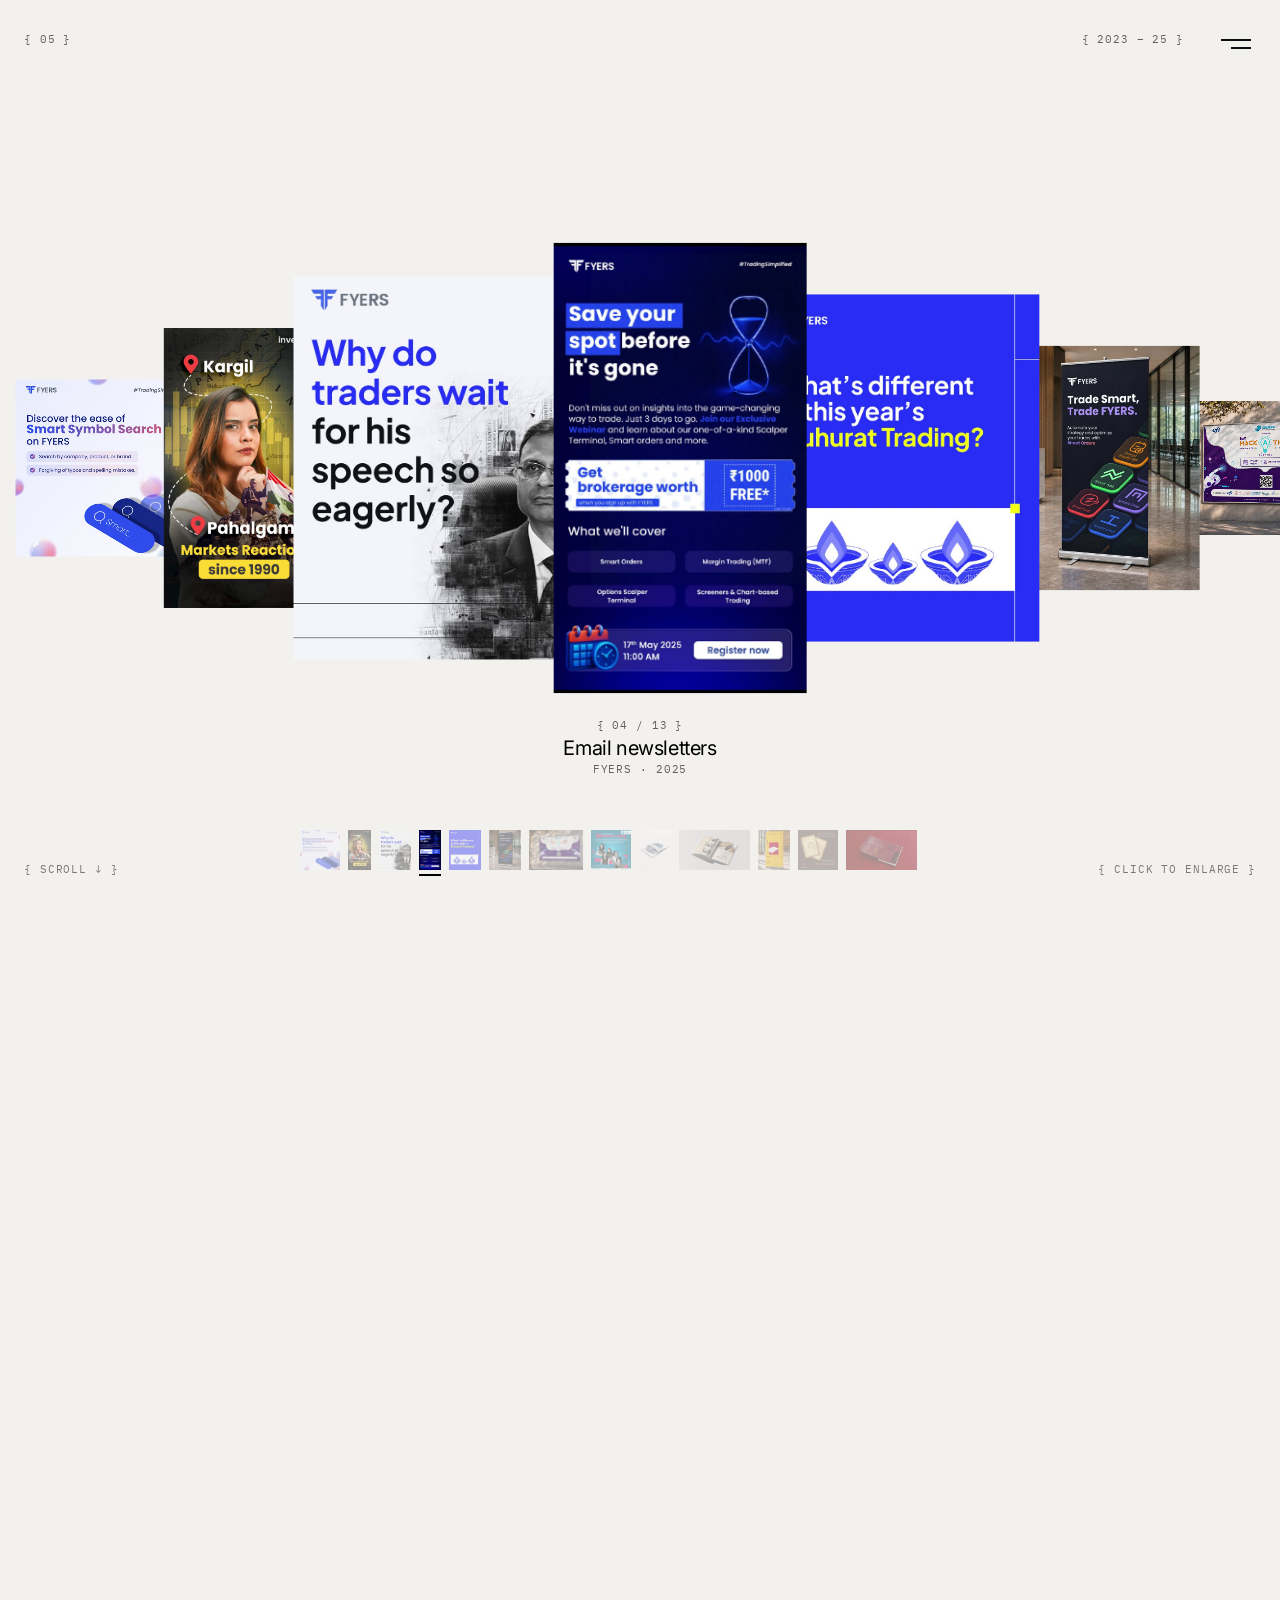
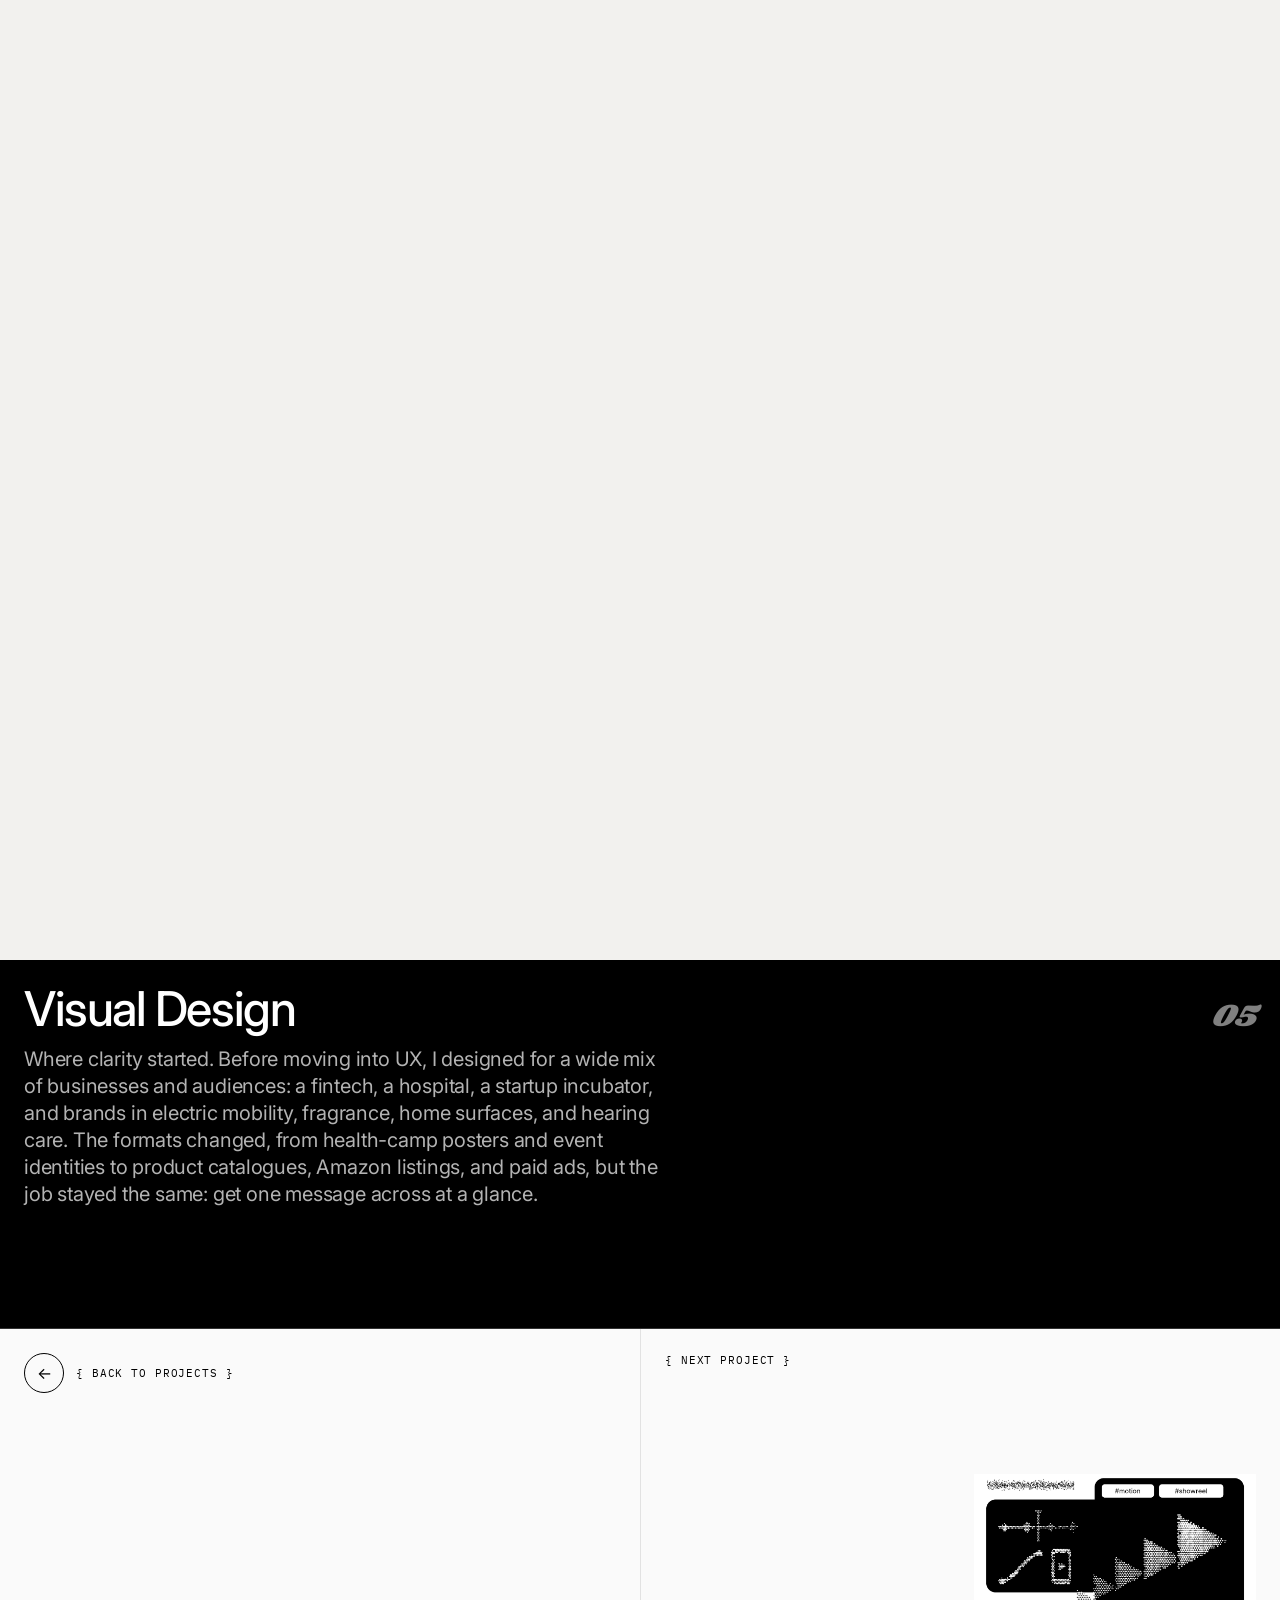
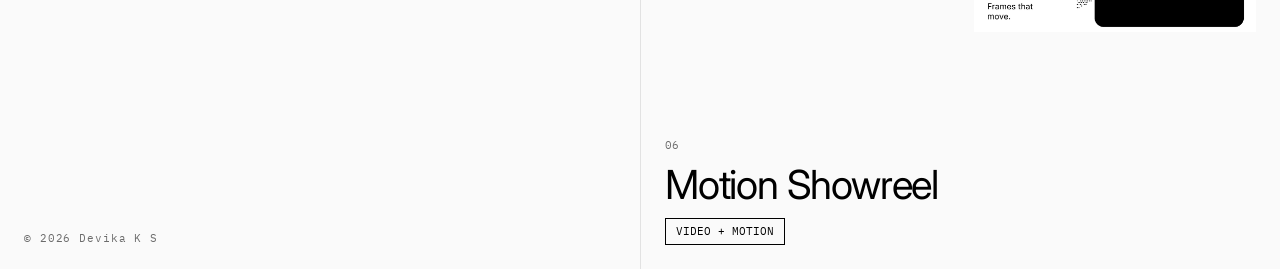
<file: work/visual-design.html>
<!doctype html>
<html lang="en">
<head>
<meta charset="utf-8">
<meta name="viewport" content="width=device-width, initial-scale=1">
<title>Visual Design — Devika K S</title>
<meta name="description" content="Event and campaign posters by Devika K S for a hospital, an event company and a fintech.">
<link rel="preconnect" href="https://fonts.googleapis.com">
<link rel="preconnect" href="https://fonts.gstatic.com" crossorigin>
<link rel="stylesheet" href="https://fonts.googleapis.com/css2?family=Inter:opsz,wght@14..32,400..800&amp;family=IBM+Plex+Mono:wght@400&amp;family=Shrikhand&amp;family=Bagel+Fat+One&amp;display=swap">
<link rel="stylesheet" href="../assets/css/base.css">
<link rel="stylesheet" href="../assets/css/case-study.css">
<link rel="stylesheet" href="../assets/css/depth-reel.css">
<script src="../assets/js/site.js" defer></script>
<script src="../assets/js/case-study.js" defer></script>
<script src="../assets/js/depth-reel.js" defer></script>
</head>
<body class="vp page-visual">
<svg width="0" height="0" aria-hidden="true" style="position: absolute"><defs><filter id="grain-v1"><feTurbulence type="fractalNoise" baseFrequency="0.85" numOctaves="2" stitchTiles="stitch"></feTurbulence><feColorMatrix type="saturate" values="0"></feColorMatrix></filter></defs></svg>

<div class="entry-blocks" aria-hidden="true"><span></span><span></span><span></span><span></span><span></span></div>

<div class="vd-hero">
<section class="dr" aria-label="Visual Design" data-spa="45" style="--dr-n: 13; --dr-spa: 45">
<div class="dr-stage">
<div class="dr-top"><span>{ 05 }</span><span>{ 2023 – 25 }</span></div>
<div class="dr-piece" data-ratio="1" data-title="Feature posts" data-client="FYERS" data-year="2025" data-video="../assets/media/visual-design/01-feature-posts.mp4" data-poster="../assets/media/visual-design/01-feature-posts.jpg">
<button type="button" class="dr-item" data-cursor="peek" aria-label="Feature posts, FYERS. Open large view"><span><video src="../assets/media/visual-design/01-feature-posts.mp4" poster="../assets/media/visual-design/01-feature-posts.jpg" muted loop playsinline preload="none" aria-hidden="true"></video></span></button>
</div>
<div class="dr-piece" data-ratio="0.5625" data-title="Video thumbnails" data-client="FYERS" data-year="2025" data-video="../assets/media/visual-design/02-video-thumbnails.mp4" data-poster="../assets/media/visual-design/02-video-thumbnails.jpg">
<button type="button" class="dr-item" data-cursor="peek" aria-label="Video thumbnails, FYERS. Bring into focus"><span><video src="../assets/media/visual-design/02-video-thumbnails.mp4" poster="../assets/media/visual-design/02-video-thumbnails.jpg" muted loop playsinline preload="none" aria-hidden="true"></video></span></button>
</div>
<div class="dr-piece" data-ratio="0.8" data-title="MPC explainer carousel" data-client="FYERS" data-year="2025" data-video="../assets/media/visual-design/03-mpc-explainer-carousel.mp4" data-poster="../assets/media/visual-design/03-mpc-explainer-carousel.jpg">
<button type="button" class="dr-item" data-cursor="peek" aria-label="MPC explainer carousel, FYERS. Bring into focus"><span><video src="../assets/media/visual-design/03-mpc-explainer-carousel.mp4" poster="../assets/media/visual-design/03-mpc-explainer-carousel.jpg" muted loop playsinline preload="none" aria-hidden="true"></video></span></button>
</div>
<div class="dr-piece" data-ratio="0.5625" data-title="Email newsletters" data-client="FYERS" data-year="2025" data-video="../assets/media/visual-design/04-email-newsletters.mp4" data-poster="../assets/media/visual-design/04-email-newsletters.jpg">
<button type="button" class="dr-item" data-cursor="peek" aria-label="Email newsletters, FYERS. Bring into focus"><span><video src="../assets/media/visual-design/04-email-newsletters.mp4" poster="../assets/media/visual-design/04-email-newsletters.jpg" muted loop playsinline preload="none" aria-hidden="true"></video></span></button>
</div>
<div class="dr-piece" data-ratio="0.8" data-title="Muhurat Trading carousel" data-client="FYERS" data-year="2025" data-video="../assets/media/visual-design/05-muhurat-trading-carousel.mp4" data-poster="../assets/media/visual-design/05-muhurat-trading-carousel.jpg">
<button type="button" class="dr-item" data-cursor="peek" aria-label="Muhurat Trading carousel, FYERS. Bring into focus"><span><video src="../assets/media/visual-design/05-muhurat-trading-carousel.mp4" poster="../assets/media/visual-design/05-muhurat-trading-carousel.jpg" muted loop playsinline preload="none" aria-hidden="true"></video></span></button>
</div>
<div class="dr-piece" data-ratio="0.8" data-title="Print and outdoor" data-client="FYERS" data-year="2025" data-video="../assets/media/visual-design/06-print-and-outdoor.mp4" data-poster="../assets/media/visual-design/06-print-and-outdoor.jpg">
<button type="button" class="dr-item" data-cursor="peek" aria-label="Print and outdoor, FYERS. Bring into focus"><span><video src="../assets/media/visual-design/06-print-and-outdoor.mp4" poster="../assets/media/visual-design/06-print-and-outdoor.jpg" muted loop playsinline preload="none" aria-hidden="true"></video></span></button>
</div>
<div class="dr-piece" data-ratio="1.3333" data-title="IoT Hackathon event identity" data-client="GINSERV" data-year="2023" data-video="../assets/media/visual-design/07-iot-hackathon-identity.mp4" data-poster="../assets/media/visual-design/07-iot-hackathon-identity.jpg">
<button type="button" class="dr-item" data-cursor="peek" aria-label="IoT Hackathon event identity, GINSERV. Bring into focus"><span><video src="../assets/media/visual-design/07-iot-hackathon-identity.mp4" poster="../assets/media/visual-design/07-iot-hackathon-identity.jpg" muted loop playsinline preload="none" aria-hidden="true"></video></span></button>
</div>
<div class="dr-piece" data-ratio="1" data-title="Social posts" data-client="GINSERV" data-year="" data-video="../assets/media/visual-design/08-ginserv-social-posts.mp4" data-poster="../assets/media/visual-design/08-ginserv-social-posts.jpg">
<button type="button" class="dr-item" data-cursor="peek" aria-label="Social posts, GINSERV. Bring into focus"><span><video src="../assets/media/visual-design/08-ginserv-social-posts.mp4" poster="../assets/media/visual-design/08-ginserv-social-posts.jpg" muted loop playsinline preload="none" aria-hidden="true"></video></span></button>
</div>
<div class="dr-piece" data-ratio="0.8" data-title="Incubation programme report" data-client="GINSERV" data-year="" data-video="../assets/media/visual-design/09-incubation-report.mp4" data-poster="../assets/media/visual-design/09-incubation-report.jpg">
<button type="button" class="dr-item" data-cursor="peek" aria-label="Incubation programme report, GINSERV. Bring into focus"><span><video src="../assets/media/visual-design/09-incubation-report.mp4" poster="../assets/media/visual-design/09-incubation-report.jpg" muted loop playsinline preload="none" aria-hidden="true"></video></span></button>
</div>
<div class="dr-piece" data-ratio="1.7778" data-title="Massage chair catalogue" data-client="AMAN" data-year="" data-video="../assets/media/visual-design/10-massage-chair-catalogue.mp4" data-poster="../assets/media/visual-design/10-massage-chair-catalogue.jpg">
<button type="button" class="dr-item" data-cursor="peek" aria-label="Massage chair catalogue, AMAN. Bring into focus"><span><video src="../assets/media/visual-design/10-massage-chair-catalogue.mp4" poster="../assets/media/visual-design/10-massage-chair-catalogue.jpg" muted loop playsinline preload="none" aria-hidden="true"></video></span></button>
</div>
<div class="dr-piece" data-ratio="0.8" data-title="Banner and packaging" data-client="Mémoire" data-year="" data-video="../assets/media/visual-design/11-memoire-banner-packaging.mp4" data-poster="../assets/media/visual-design/11-memoire-banner-packaging.jpg">
<button type="button" class="dr-item" data-cursor="peek" aria-label="Banner and packaging, Mémoire. Bring into focus"><span><video src="../assets/media/visual-design/11-memoire-banner-packaging.mp4" poster="../assets/media/visual-design/11-memoire-banner-packaging.jpg" muted loop playsinline preload="none" aria-hidden="true"></video></span></button>
</div>
<div class="dr-piece" data-ratio="1" data-title="Social posts" data-client="Mémoire · Dukhni" data-year="" data-video="../assets/media/visual-design/12-memoire-dukhni-social-posts.mp4" data-poster="../assets/media/visual-design/12-memoire-dukhni-social-posts.jpg">
<button type="button" class="dr-item" data-cursor="peek" aria-label="Social posts, Mémoire · Dukhni. Bring into focus"><span><video src="../assets/media/visual-design/12-memoire-dukhni-social-posts.mp4" poster="../assets/media/visual-design/12-memoire-dukhni-social-posts.jpg" muted loop playsinline preload="none" aria-hidden="true"></video></span></button>
</div>
<div class="dr-piece" data-ratio="1.7778" data-title="Artbook" data-client="Personal" data-year="" data-video="../assets/media/visual-design/13-artbook.mp4" data-poster="../assets/media/visual-design/13-artbook.jpg">
<button type="button" class="dr-item" data-cursor="peek" aria-label="Artbook, Personal. Bring into focus"><span><video src="../assets/media/visual-design/13-artbook.mp4" poster="../assets/media/visual-design/13-artbook.jpg" muted loop playsinline preload="none" aria-hidden="true"></video></span></button>
</div>
<div class="dr-cap" aria-live="polite">
<div class="dr-cap-num">{ 01 / 13 }</div>
<div class="dr-cap-title">Feature posts</div>
<div class="dr-cap-info">FYERS · 2025</div>
</div>
<div class="dr-foot">
<span class="dr-hint">{ SCROLL ↓ }</span>
<div class="dr-thumbs">
<button type="button" class="dr-thumb is-current" tabindex="-1" aria-hidden="true" style="--r: 1"><img src="../assets/media/visual-design/01-feature-posts.jpg" alt="" loading="lazy" draggable="false"></button>
<button type="button" class="dr-thumb" tabindex="-1" aria-hidden="true" style="--r: 0.5625"><img src="../assets/media/visual-design/02-video-thumbnails.jpg" alt="" loading="lazy" draggable="false"></button>
<button type="button" class="dr-thumb" tabindex="-1" aria-hidden="true" style="--r: 0.8"><img src="../assets/media/visual-design/03-mpc-explainer-carousel.jpg" alt="" loading="lazy" draggable="false"></button>
<button type="button" class="dr-thumb" tabindex="-1" aria-hidden="true" style="--r: 0.5625"><img src="../assets/media/visual-design/04-email-newsletters.jpg" alt="" loading="lazy" draggable="false"></button>
<button type="button" class="dr-thumb" tabindex="-1" aria-hidden="true" style="--r: 0.8"><img src="../assets/media/visual-design/05-muhurat-trading-carousel.jpg" alt="" loading="lazy" draggable="false"></button>
<button type="button" class="dr-thumb" tabindex="-1" aria-hidden="true" style="--r: 0.8"><img src="../assets/media/visual-design/06-print-and-outdoor.jpg" alt="" loading="lazy" draggable="false"></button>
<button type="button" class="dr-thumb" tabindex="-1" aria-hidden="true" style="--r: 1.3333"><img src="../assets/media/visual-design/07-iot-hackathon-identity.jpg" alt="" loading="lazy" draggable="false"></button>
<button type="button" class="dr-thumb" tabindex="-1" aria-hidden="true" style="--r: 1"><img src="../assets/media/visual-design/08-ginserv-social-posts.jpg" alt="" loading="lazy" draggable="false"></button>
<button type="button" class="dr-thumb" tabindex="-1" aria-hidden="true" style="--r: 0.8"><img src="../assets/media/visual-design/09-incubation-report.jpg" alt="" loading="lazy" draggable="false"></button>
<button type="button" class="dr-thumb" tabindex="-1" aria-hidden="true" style="--r: 1.7778"><img src="../assets/media/visual-design/10-massage-chair-catalogue.jpg" alt="" loading="lazy" draggable="false"></button>
<button type="button" class="dr-thumb" tabindex="-1" aria-hidden="true" style="--r: 0.8"><img src="../assets/media/visual-design/11-memoire-banner-packaging.jpg" alt="" loading="lazy" draggable="false"></button>
<button type="button" class="dr-thumb" tabindex="-1" aria-hidden="true" style="--r: 1"><img src="../assets/media/visual-design/12-memoire-dukhni-social-posts.jpg" alt="" loading="lazy" draggable="false"></button>
<button type="button" class="dr-thumb" tabindex="-1" aria-hidden="true" style="--r: 1.7778"><img src="../assets/media/visual-design/13-artbook.jpg" alt="" loading="lazy" draggable="false"></button>
</div>
<span class="dr-hint">{ CLICK TO ENLARGE }</span>
</div>
</div>
<div class="dr-mobile">
<div class="dr-top"><span>{ 05 }</span><span>{ 2023 – 25 }</span></div>
<div class="dr-car">
<figure class="dr-fig">
<button type="button" class="dr-slide" aria-label="Enlarge Feature posts, FYERS"><span style="--r: 1"><video src="../assets/media/visual-design/01-feature-posts.mp4" poster="../assets/media/visual-design/01-feature-posts.jpg" muted loop playsinline preload="none" aria-hidden="true"></video></span></button>
<figcaption><div class="dr-slide-title">Feature posts</div><span class="dr-slide-info">FYERS · 2025</span></figcaption>
</figure>
<figure class="dr-fig">
<button type="button" class="dr-slide" aria-label="Enlarge Video thumbnails, FYERS"><span style="--r: 0.5625"><video src="../assets/media/visual-design/02-video-thumbnails.mp4" poster="../assets/media/visual-design/02-video-thumbnails.jpg" muted loop playsinline preload="none" aria-hidden="true"></video></span></button>
<figcaption><div class="dr-slide-title">Video thumbnails</div><span class="dr-slide-info">FYERS · 2025</span></figcaption>
</figure>
<figure class="dr-fig">
<button type="button" class="dr-slide" aria-label="Enlarge MPC explainer carousel, FYERS"><span style="--r: 0.8"><video src="../assets/media/visual-design/03-mpc-explainer-carousel.mp4" poster="../assets/media/visual-design/03-mpc-explainer-carousel.jpg" muted loop playsinline preload="none" aria-hidden="true"></video></span></button>
<figcaption><div class="dr-slide-title">MPC explainer carousel</div><span class="dr-slide-info">FYERS · 2025</span></figcaption>
</figure>
<figure class="dr-fig">
<button type="button" class="dr-slide" aria-label="Enlarge Email newsletters, FYERS"><span style="--r: 0.5625"><video src="../assets/media/visual-design/04-email-newsletters.mp4" poster="../assets/media/visual-design/04-email-newsletters.jpg" muted loop playsinline preload="none" aria-hidden="true"></video></span></button>
<figcaption><div class="dr-slide-title">Email newsletters</div><span class="dr-slide-info">FYERS · 2025</span></figcaption>
</figure>
<figure class="dr-fig">
<button type="button" class="dr-slide" aria-label="Enlarge Muhurat Trading carousel, FYERS"><span style="--r: 0.8"><video src="../assets/media/visual-design/05-muhurat-trading-carousel.mp4" poster="../assets/media/visual-design/05-muhurat-trading-carousel.jpg" muted loop playsinline preload="none" aria-hidden="true"></video></span></button>
<figcaption><div class="dr-slide-title">Muhurat Trading carousel</div><span class="dr-slide-info">FYERS · 2025</span></figcaption>
</figure>
<figure class="dr-fig">
<button type="button" class="dr-slide" aria-label="Enlarge Print and outdoor, FYERS"><span style="--r: 0.8"><video src="../assets/media/visual-design/06-print-and-outdoor.mp4" poster="../assets/media/visual-design/06-print-and-outdoor.jpg" muted loop playsinline preload="none" aria-hidden="true"></video></span></button>
<figcaption><div class="dr-slide-title">Print and outdoor</div><span class="dr-slide-info">FYERS · 2025</span></figcaption>
</figure>
<figure class="dr-fig">
<button type="button" class="dr-slide" aria-label="Enlarge IoT Hackathon event identity, GINSERV"><span style="--r: 1.3333"><video src="../assets/media/visual-design/07-iot-hackathon-identity.mp4" poster="../assets/media/visual-design/07-iot-hackathon-identity.jpg" muted loop playsinline preload="none" aria-hidden="true"></video></span></button>
<figcaption><div class="dr-slide-title">IoT Hackathon event identity</div><span class="dr-slide-info">GINSERV · 2023</span></figcaption>
</figure>
<figure class="dr-fig">
<button type="button" class="dr-slide" aria-label="Enlarge Social posts, GINSERV"><span style="--r: 1"><video src="../assets/media/visual-design/08-ginserv-social-posts.mp4" poster="../assets/media/visual-design/08-ginserv-social-posts.jpg" muted loop playsinline preload="none" aria-hidden="true"></video></span></button>
<figcaption><div class="dr-slide-title">Social posts</div><span class="dr-slide-info">GINSERV</span></figcaption>
</figure>
<figure class="dr-fig">
<button type="button" class="dr-slide" aria-label="Enlarge Incubation programme report, GINSERV"><span style="--r: 0.8"><video src="../assets/media/visual-design/09-incubation-report.mp4" poster="../assets/media/visual-design/09-incubation-report.jpg" muted loop playsinline preload="none" aria-hidden="true"></video></span></button>
<figcaption><div class="dr-slide-title">Incubation programme report</div><span class="dr-slide-info">GINSERV</span></figcaption>
</figure>
<figure class="dr-fig">
<button type="button" class="dr-slide" aria-label="Enlarge Massage chair catalogue, AMAN"><span style="--r: 1.7778"><video src="../assets/media/visual-design/10-massage-chair-catalogue.mp4" poster="../assets/media/visual-design/10-massage-chair-catalogue.jpg" muted loop playsinline preload="none" aria-hidden="true"></video></span></button>
<figcaption><div class="dr-slide-title">Massage chair catalogue</div><span class="dr-slide-info">AMAN</span></figcaption>
</figure>
<figure class="dr-fig">
<button type="button" class="dr-slide" aria-label="Enlarge Banner and packaging, Mémoire"><span style="--r: 0.8"><video src="../assets/media/visual-design/11-memoire-banner-packaging.mp4" poster="../assets/media/visual-design/11-memoire-banner-packaging.jpg" muted loop playsinline preload="none" aria-hidden="true"></video></span></button>
<figcaption><div class="dr-slide-title">Banner and packaging</div><span class="dr-slide-info">Mémoire</span></figcaption>
</figure>
<figure class="dr-fig">
<button type="button" class="dr-slide" aria-label="Enlarge Social posts, Mémoire · Dukhni"><span style="--r: 1"><video src="../assets/media/visual-design/12-memoire-dukhni-social-posts.mp4" poster="../assets/media/visual-design/12-memoire-dukhni-social-posts.jpg" muted loop playsinline preload="none" aria-hidden="true"></video></span></button>
<figcaption><div class="dr-slide-title">Social posts</div><span class="dr-slide-info">Mémoire · Dukhni</span></figcaption>
</figure>
<figure class="dr-fig">
<button type="button" class="dr-slide" aria-label="Enlarge Artbook, Personal"><span style="--r: 1.7778"><video src="../assets/media/visual-design/13-artbook.mp4" poster="../assets/media/visual-design/13-artbook.jpg" muted loop playsinline preload="none" aria-hidden="true"></video></span></button>
<figcaption><div class="dr-slide-title">Artbook</div><span class="dr-slide-info">Personal</span></figcaption>
</figure>
</div>
<div class="dr-mnav">
<span class="dr-mnum" aria-live="polite">{ 01 / 13 }</span>
<div class="dr-dots">
<button type="button" class="dr-dot is-current" aria-label="Go to Feature posts"><span></span></button>
<button type="button" class="dr-dot" aria-label="Go to Video thumbnails"><span></span></button>
<button type="button" class="dr-dot" aria-label="Go to MPC explainer carousel"><span></span></button>
<button type="button" class="dr-dot" aria-label="Go to Email newsletters"><span></span></button>
<button type="button" class="dr-dot" aria-label="Go to Muhurat Trading carousel"><span></span></button>
<button type="button" class="dr-dot" aria-label="Go to Print and outdoor"><span></span></button>
<button type="button" class="dr-dot" aria-label="Go to IoT Hackathon event identity"><span></span></button>
<button type="button" class="dr-dot" aria-label="Go to Social posts"><span></span></button>
<button type="button" class="dr-dot" aria-label="Go to Incubation programme report"><span></span></button>
<button type="button" class="dr-dot" aria-label="Go to Massage chair catalogue"><span></span></button>
<button type="button" class="dr-dot" aria-label="Go to Banner and packaging"><span></span></button>
<button type="button" class="dr-dot" aria-label="Go to Social posts"><span></span></button>
<button type="button" class="dr-dot" aria-label="Go to Artbook"><span></span></button>
</div>
</div>
</div>
<div class="dr-lb" role="dialog" aria-modal="true" aria-label="Feature posts" hidden>
<div class="dr-lb-media"><video muted loop playsinline preload="auto"></video></div>
<div class="dr-lb-cap"><span class="dr-lb-num">{ 01 / 13 }</span><div class="dr-lb-title"></div><span class="dr-lb-info"></span></div>
<div class="dr-lb-nav"><button type="button" class="dr-btn" data-lb="prev" aria-label="Previous artwork">{ ← }</button><button type="button" class="dr-btn" data-lb="next" aria-label="Next artwork">{ → }</button><button type="button" class="dr-btn" data-lb="close">{ CLOSE }</button></div>
</div>
</section>
</div>
<header class="vd-title" style="position: relative; box-sizing: border-box; min-height: 40vh; padding: 24px; display: flex; flex-direction: column; justify-content: space-between; gap: 48px; background: #000; color: #fff; border-bottom: 1px solid rgba(255, 255, 255, 0.2)">
<div>
<div style="display: flex; justify-content: space-between; align-items: baseline; gap: 24px">
<h1 class="hero-title" style="margin: 0; font-size: 48px; line-height: 1.05; font-weight: 500; letter-spacing: -0.03em; color: #fff">Visual Design</h1>
<span style="flex: none; font-family: 'Shrikhand', serif; font-style: italic; font-size: 32px; line-height: 1; color: rgba(255, 255, 255, 0.5)">05</span>
</div>
<p class="hsub" style="margin: 12px 0 0; max-width: 640px; font-size: 20px; line-height: 1.35; letter-spacing: -0.01em; color: rgba(255, 255, 255, 0.7)">Where clarity started. Before moving into UX, I designed for a wide mix of businesses and audiences: a fintech, a hospital, a startup incubator, and brands in electric mobility, fragrance, home surfaces, and hearing care. The formats changed, from health-camp posters and event identities to product catalogues, Amazon listings, and paid ads, but the job stayed the same: get one message across at a glance.</p>
</div>
<div class="vd-meta" aria-hidden="true" style="height: 48px"></div>
</header>

<footer class="cs-foot" style="position: relative; z-index: 2; height: 60vh; box-sizing: border-box; background: #FAFAFA; color: #000; display: grid; grid-template-columns: repeat(2, minmax(0, 1fr))">
<div class="wipe" data-wipe="footer" aria-hidden="true" style="--wipe-color: #FAFAFA; --strength: 1.4"><span></span><span></span><span></span><span></span><span></span></div>
<div class="cs-foot-l" style="box-sizing: border-box; padding: 24px; display: flex; flex-direction: column; justify-content: space-between">
<a class="cs-back" href="../index.html#work" style="align-self: flex-start; display: inline-flex; align-items: center; gap: 12px; color: #000; text-decoration: none; font-family: 'IBM Plex Mono', monospace; font-size: 11px; letter-spacing: 0.08em"><span class="cs-circ" aria-hidden="true" style="width: 40px; height: 40px; box-sizing: border-box; display: inline-flex; align-items: center; justify-content: center; border: 1px solid #000; border-radius: 50%; font-family: 'Inter', system-ui, sans-serif; font-size: 16px; letter-spacing: 0">←</span>{ BACK TO PROJECTS }</a>
<span style="font-family: 'IBM Plex Mono', monospace; font-size: 11px; letter-spacing: 0.08em; color: #6B6B6B">© 2026 Devika K S</span>
</div>
<a class="cs-next" href="motion-showreel.html" data-cursor="next" aria-label="Next project: Motion Showreel" style="box-sizing: border-box; padding: 24px; border-left: 1px solid #E2E2E2; display: flex; flex-direction: column; justify-content: space-between; gap: 24px; color: #000; text-decoration: none">
<span style="font-family: 'IBM Plex Mono', monospace; font-size: 11px; letter-spacing: 0.08em">{ NEXT PROJECT }</span>
<div class="cs-thumb" style="position: relative; align-self: flex-end; width: 22vw; aspect-ratio: 16 / 9; overflow: hidden; background: #EDEDED">
<img src="../assets/media/covers/06-motion-showreel.png" alt="" style="display: block; width: 100%; height: 100%; object-fit: cover; filter: grayscale(1)">

<div class="cs-glitch" aria-hidden="true"><span></span><span></span><span></span><span></span><span></span><span></span><span></span><span></span><span></span><span></span><span></span><span></span><span></span><span></span><span></span><span></span><span></span><span></span><span></span><span></span><span></span><span></span><span></span><span></span></div>
</div>
<div style="display: flex; flex-direction: column; align-items: flex-start; gap: 12px">
<span style="font-family: 'IBM Plex Mono', monospace; font-size: 11px; color: #6B6B6B">06</span>
<span style="font-size: 40px; line-height: 1.05; letter-spacing: -0.03em">Motion Showreel</span>
<span style="padding: 6px 10px; border: 1px solid #000; font-family: 'IBM Plex Mono', monospace; font-size: 11px; line-height: 1.2; text-transform: uppercase">Video + Motion</span>
</div>
</a>
</footer>

<button type="button" class="tm-btn" aria-label="Open menu" aria-expanded="false" aria-controls="torn-menu"><span class="tm-line" aria-hidden="true"></span><span class="tm-line" aria-hidden="true"></span></button>
<nav id="torn-menu" class="tm-sheet" aria-label="Main menu" tabindex="-1" hidden>
<svg class="tm-torn" aria-hidden="true" viewBox="0 0 100 100" preserveAspectRatio="none"><polygon points="0,0 100,0 100,96 99.13,99.68 97.46,96.84 96.05,98.13 93.18,99.01 91.75,98.17 89.45,98.54 87.51,96.97 84.56,98.83 82.95,96.22 80.75,97.87 79.00,99.23 75.43,98.05 74.65,98.75 71.99,98.31 70.28,99.63 67.17,97.34 65.80,97.33 62.44,97.19 60.75,97.18 59.46,98.23 56.92,99.51 53.58,97.09 52.28,98.04 49.86,96.77 48.54,96.22 45.42,97.38 43.76,99.70 41.33,96.66 38.97,97.13 36.72,97.70 34.49,98.13 32.81,96.93 31.14,97.83 28.89,98.54 26.32,98.06 23.92,98.76 22.50,97.59 19.93,97.00 17.54,97.40 14.92,97.57 13.56,99.51 10.19,99.28 7.96,97.63 5.92,96.31 5.21,96.88 2.40,96.58 0.00,98.37 0,96" fill="#000"></polygon></svg>
<div class="tm-inner">
<ul class="tm-list">
<li><div class="tm-row" style="--i: 0"><span class="tm-num">01</span><a class="tm-link" href="../index.html">Home</a></div></li>
<li><div class="tm-row" style="--i: 1"><span class="tm-num">02</span><a class="tm-link" href="../index.html#work">Work</a></div></li>
<li><div class="tm-row" style="--i: 2"><span class="tm-num">03</span><a class="tm-link" href="../index.html#about">About</a></div></li>
<li><div class="tm-row" style="--i: 3"><span class="tm-num">04</span><a class="tm-link" href="../index.html#contact">Contact</a></div></li>
<li aria-hidden="true"></li>
</ul>
</div>
</nav>
</body>
</html>
</file>
<file: assets/css/base.css>
/* ==========================================================================
   Devika K S — shared styles
   Tokens, page basics and the pieces every page uses: the square cursor,
   the torn menu, the block wipe and the page-entry blocks.
   ========================================================================== */

:root {
  --black: #000;
  --white: #fff;
  --paper: #FAFAFA;
  --muted: #6B6B6B;
  --rule: #E2E2E2;
  --placeholder: #EDEDED;
  --rule-dark: rgba(255, 255, 255, 0.2);

  --font-sans: 'Inter', system-ui, sans-serif;
  --font-mono: 'IBM Plex Mono', monospace;
  --font-script: 'Shrikhand', serif;
  --font-fat: 'Bagel Fat One', serif;

  --ease-expo: cubic-bezier(.16, 1, .3, 1);
  --ease-io: cubic-bezier(.76, 0, .24, 1);
}

html {
  scroll-behavior: smooth;
  scrollbar-width: none;
  -webkit-text-size-adjust: 100%;
}
html::-webkit-scrollbar { display: none; }

body {
  margin: 0;
  overflow-x: clip;
  font-family: var(--font-sans);
  font-optical-sizing: auto;
  -webkit-font-smoothing: antialiased;
}

img, video, svg { max-width: none; }

/* The custom cursor replaces the system one on mouse/trackpad devices. */
.cur-on, .cur-on * { cursor: none !important; }

.sr-only {
  position: absolute;
  width: 1px;
  height: 1px;
  overflow: hidden;
  clip: rect(0 0 0 0);
  white-space: nowrap;
}

.mono { font-family: var(--font-mono); }

/* Film grain, laid over covers and media (filter #grain is defined once per page). */
.grain {
  position: absolute;
  inset: 0;
  width: 100%;
  height: 100%;
  opacity: 0.16;
  pointer-events: none;
}

/* --------------------------------------------------------------------------
   Square cursor — a white square in difference blend that springs after the
   pointer and grows into a { LABEL } over anything tagged data-cursor.
   -------------------------------------------------------------------------- */
.cursor {
  position: fixed;
  left: 0;
  top: 0;
  z-index: 2147483647;
  box-sizing: border-box;
  width: 16px;
  height: 16px;
  overflow: hidden;
  display: flex;
  align-items: center;
  justify-content: center;
  background: #fff;
  color: #000;
  mix-blend-mode: difference;
  pointer-events: none;
  opacity: 0;
  font-family: var(--font-mono);
  font-size: 12px;
  line-height: 1.2;
  white-space: nowrap;
  will-change: transform;
}

/* --------------------------------------------------------------------------
   Torn menu — two lines top-right drop a full-screen black sheet with a torn
   bottom edge; big numbered links roll in one by one.
   -------------------------------------------------------------------------- */
.tm-btn {
  position: fixed;
  top: 24px;
  right: 24px;
  z-index: 1001;
  width: 40px;
  height: 40px;
  margin: 0;
  padding: 0;
  border: 0;
  background: transparent;
  cursor: pointer;
  mix-blend-mode: difference;
}
.tm-btn:focus-visible { outline: 2px solid #fff; outline-offset: 4px; }

.tm-line {
  position: absolute;
  right: 5px;
  display: block;
  width: 30px;
  height: 2px;
  background: #fff;
  transition: top .45s var(--ease-io), width .45s var(--ease-io), transform .45s var(--ease-io);
}
.tm-line:nth-child(1) { top: 15px; }
.tm-line:nth-child(2) { top: 23px; width: 20px; }
.tm-btn:hover .tm-line:nth-child(2) { width: 30px; }
.tm-btn[aria-expanded="true"] .tm-line:nth-child(1) { top: 19px; transform: rotate(45deg); }
.tm-btn[aria-expanded="true"] .tm-line:nth-child(2) { top: 19px; width: 30px; transform: rotate(-45deg); }

.tm-sheet {
  position: fixed;
  left: 0;
  right: 0;
  top: 0;
  height: 104vh;
  z-index: 1000;
  color: #fff;
  outline: none;
  font-family: var(--font-sans);
  transform: translateY(-104%);
  transition: transform .9s var(--ease-io);
}
.tm-sheet[hidden] { display: none; }
.tm-sheet.is-pre { transition: none; }
.tm-sheet.is-in { transform: translateY(0); }

.tm-torn { position: absolute; inset: 0; width: 100%; height: 100%; }

.tm-inner {
  position: relative;
  height: 100vh;
  box-sizing: border-box;
  padding: 24px;
}

.tm-list {
  position: absolute;
  left: 24px;
  right: 24px;
  top: 16vh;
  margin: 0;
  padding: 0;
  list-style: none;
}
.tm-list li { overflow: hidden; border-top: 1px solid var(--rule-dark); }

.tm-row {
  display: flex;
  align-items: baseline;
  gap: 24px;
  padding: 1.6vh 0;
  transform: translateY(100%);
}
.tm-sheet.is-in .tm-row {
  transform: translateY(0);
  transition: transform .7s var(--ease-io) calc(.495s + var(--i, 0) * .08s);
}
.tm-sheet.is-out .tm-row {
  transform: translateY(-100%);
  transition: transform .3s var(--ease-io);
}

.tm-num {
  flex: none;
  width: 32px;
  font-family: var(--font-mono);
  font-size: 11px;
  letter-spacing: 0.08em;
  color: rgba(255, 255, 255, 0.5);
}

.tm-link {
  display: block;
  color: #fff;
  text-decoration: none;
  white-space: nowrap;
  font-size: min(10vw, 15vh);
  line-height: 0.95;
  letter-spacing: -0.04em;
}
.tm-link:hover { text-decoration: none; }
.tm-link:focus-visible { outline: 2px solid #fff; outline-offset: 4px; }

/* --------------------------------------------------------------------------
   Block wipe — five columns in the incoming section's colour climb out of its
   top edge, each faster than the page, as a stepped skyline.
   JS sets --p (0 → 1) as the section's top edge crosses the viewport.
   -------------------------------------------------------------------------- */
.wipe {
  --p: 0;
  position: absolute;
  left: 0;
  right: 0;
  bottom: calc(100% - 2px);
  height: var(--wipeH, 100vh);
  display: flex;
  align-items: flex-end;
  pointer-events: none;
}
.wipe span {
  flex: 1 0 0;
  margin-left: -2px; /* overlap so no seams show between columns */
  background: var(--wipe-color, #000);
  height: calc(var(--lead) * var(--strength, 1) * var(--p) * 1vh);
}
.wipe span:first-child { margin-left: 0; }
/* lead = (column speed − 1) × 100: how many vh each column runs ahead of the page */
.wipe span:nth-child(1) { --lead: 30; }
.wipe span:nth-child(2) { --lead: 60; }
.wipe span:nth-child(3) { --lead: 85; }
.wipe span:nth-child(4) { --lead: 55; }
.wipe span:nth-child(5) { --lead: 35; }

/* --------------------------------------------------------------------------
   Page entry — stepped black blocks slide up off the screen, middle first.
   -------------------------------------------------------------------------- */
.entry-blocks {
  position: fixed;
  inset: 0;
  z-index: 900;
  display: flex;
  pointer-events: none;
}
.entry-blocks span {
  flex: 1 0 0;
  height: 100%;
  margin-left: -1px;
  background: #000;
  animation: entry-up .9s var(--ease-io) both;
}
.entry-blocks span:first-child { margin-left: 0; }
.entry-blocks span:nth-child(1),
.entry-blocks span:nth-child(5) { animation-delay: .12s; }
.entry-blocks span:nth-child(2),
.entry-blocks span:nth-child(4) { animation-delay: .06s; }
@keyframes entry-up { from { transform: translateY(0); } to { transform: translateY(-100%); } }

@keyframes bob { from { transform: translateY(0); } to { transform: translateY(4px); } }

@media (prefers-reduced-motion: reduce) {
  html { scroll-behavior: auto; }
  .tm-line, .tm-sheet, .tm-sheet.is-in .tm-row, .tm-sheet.is-out .tm-row { transition: none; }
  .wipe, .entry-blocks { display: none; }
}
</file>
<file: assets/css/home.css>
/* ==========================================================================
   Landing page
   Hero → Work shelf (black) → Profile / Experience / Education (white)
   → Skillset (paper) → Contact envelope.
   ========================================================================== */

body { background: #fff; }

.home {
  --H: 140px;     /* hero headline size */
  --hy: -10px;    /* hero headline top */
  --bx: 130px;    /* intro paragraph left */
  --by: 145px;    /* intro paragraph top */
  --bw: 290px;    /* intro paragraph width */
  --B: 20px;      /* hero body size */
  --L: 1;         /* "I'm Devika" scale */
  --wipeH: 100vh;
  --bookH: 70vh;
  --openW: 600px;
  --shelfX: 392px;
  background: #fff;
  color: #000;
}

:where(.home) a { color: #000; text-decoration: none; }
:where(.home) a:hover { text-decoration: underline; text-underline-offset: 4px; text-decoration-thickness: 1px; }
.home a:focus-visible, .home button:focus-visible { outline: 2px solid currentColor; outline-offset: 4px; }

.kicker { font-family: var(--font-mono); font-size: 11px; line-height: 1.2; text-transform: uppercase; }

/* Reveal once on enter (site.js adds data-in). */
[data-reveal] { opacity: 0; transform: translateY(24px); transition: opacity .8s var(--ease-expo), transform .8s var(--ease-expo); }
[data-reveal="rise40"] { transform: translateY(40px); }
[data-reveal][data-in] { opacity: 1; transform: none; }
[data-clip] { clip-path: inset(100% 0 0 0); transition: clip-path 1s var(--ease-expo); }
[data-clip][data-in] { clip-path: inset(0 0 0 0); }

/* --------------------------------------------------------------------------
   Hero — "clarity you can see", with "I'm Devika" zooming out of a
   difference-blend flash and cycling through four typefaces.
   -------------------------------------------------------------------------- */
.hero { position: relative; height: 100vh; overflow: hidden; background: #fff; isolation: isolate; }
.hero-h1 { margin: 0; font: inherit; }
.hero-line,
.hero-clarit {
  position: absolute;
  display: block;
  font-size: var(--H);
  line-height: 0.85;
  font-weight: 500;
  letter-spacing: -0.02em;
  white-space: nowrap;
}
.hero-line { left: 24px; top: var(--hy); }
.hero-line .tail { display: inline; }
.hero-clarit {
  left: calc(24px - var(--H) * 0.171);
  top: calc(var(--hy) + var(--H) * 0.989 + 8px + var(--H) * 3);
  width: calc(var(--H) * 3);
  text-align: right;
  transform-origin: 0 0;
  transform: rotate(-90deg);
}

.hero-intro {
  position: absolute;
  left: var(--bx);
  top: var(--by);
  z-index: 2;
  max-width: var(--bw);
  margin: 0;
  font-size: var(--B);
  line-height: 1.15;
  letter-spacing: -0.01em;
}

.hero-foot {
  position: absolute;
  left: 24px;
  right: 24px;
  bottom: 24px;
  z-index: 2;
  display: grid;
  grid-template-columns: minmax(0, 1fr) auto minmax(0, 1fr);
  align-items: end;
  column-gap: 24px;
  font-size: var(--B);
  line-height: 1.15;
  letter-spacing: -0.01em;
}
.hero-foot p { max-width: 290px; margin: 0; }
.hero-foot .foot-c { justify-self: center; }
.hero-foot .foot-r { justify-self: end; text-align: right; }
.cue { display: inline-block; animation: bob 1s ease-in-out infinite alternate; }

.hero-overlay {
  position: absolute;
  inset: 0;
  z-index: 8;
  background: #fff;
  mix-blend-mode: difference;
  pointer-events: none;
  opacity: 0;
}
.intro-on .hero-overlay { animation: ov-fade 1.6s var(--ease-expo) both; }
@keyframes ov-fade { from { opacity: 1; } to { opacity: 0; } }

.hero-name {
  position: absolute;
  left: 50%;
  top: 50%;
  z-index: 9;
  width: fit-content;
  transform: translate(-50%, -50%);
  mix-blend-mode: difference;
  color: #fff;
  pointer-events: none;
  white-space: nowrap;
}
.hero-zoom-name { display: flex; align-items: baseline; gap: 12px; transform-origin: 62% 62%; }
.intro-on .hero-zoom-name { animation: zoom-in 1.6s var(--ease-expo) both; }
@keyframes zoom-in { from { transform: scale(12); } to { transform: scale(1); } }

.hero-im { font-size: calc(48px * var(--L)); line-height: 1; font-weight: 500; letter-spacing: -0.02em; }
.name-v { line-height: 1; }
.name-v[hidden] { display: none; }
.name-v0 { font-family: var(--font-script); font-size: calc(90px * var(--L)); letter-spacing: -0.01em; }
.name-v1 { font-family: 'Archivo', sans-serif; font-weight: 900; font-stretch: 125%; font-variation-settings: 'wdth' 125; font-size: calc(90px * var(--L)); letter-spacing: -0.03em; }
.name-v2 { font-family: var(--font-mono); font-weight: 400; font-size: calc(70px * var(--L)); letter-spacing: 0.05em; }
.name-v3 { font-family: 'Anton', sans-serif; font-weight: 400; font-size: calc(100px * var(--L)); letter-spacing: 0; }

/* --------------------------------------------------------------------------
   Work shelf — a pinned black frame; vertical scroll slides a row of book
   spines sideways. Hovering a spine opens that book.
   -------------------------------------------------------------------------- */
.shelf-wrap { position: relative; z-index: 2; height: 140vh; overflow: visible; background: #000; color: #fff; }
.shelf-frame { position: sticky; top: 0; height: 100vh; overflow: hidden; }

.shelf-pixels { position: absolute; inset: 0; z-index: 0; pointer-events: none; }
.shelf-pixels span { position: absolute; top: 0; background: #fff; will-change: transform; }

.shelf-head {
  position: absolute;
  z-index: 1;
  left: 24px;
  top: 24px;
  max-width: 320px;
  display: flex;
  flex-direction: column;
  gap: 16px;
}
.shelf-kicker { font-family: var(--font-mono); font-size: 12px; line-height: 1; }
.shelf-head h2 { margin: 0; font-size: 64px; line-height: 0.9; font-weight: 500; letter-spacing: -0.02em; color: #fff; }
.shelf-head p { margin: 0; max-width: 320px; font-size: 20px; line-height: 1.15; letter-spacing: -0.01em; color: rgba(255, 255, 255, 0.7); }

.shelf-hint {
  position: absolute;
  z-index: 1;
  left: 24px;
  bottom: 24px;
  margin: 0;
  font-family: var(--font-mono);
  font-size: 11px;
  line-height: 1.3;
  color: #fff;
}
.hint-m { display: none; }

.shelf-clip {
  position: absolute;
  z-index: 1;
  left: var(--shelfX);
  right: 0;
  bottom: 24px;
  height: calc(var(--bookH) + 40px);
  overflow: hidden;
}
.shelf-clip::-webkit-scrollbar { display: none; }
.shelf-row { display: flex; align-items: flex-end; width: max-content; height: 100%; will-change: transform; }

.shelf-item {
  flex: none;
  margin-left: -1px;
  opacity: 0;
  transform: translateY(40px);
  transition: transform .7s var(--ease-expo) calc(var(--i, 0) * 60ms), opacity .4s linear calc(var(--i, 0) * 60ms);
}
.shelf-item:first-child { margin-left: 0; }
.shelf-wrap.is-in .shelf-item { opacity: 1; transform: translateY(0); }

/* ---- book: a 120px spine that widens into an open card ---- */
.book {
  position: relative;
  flex: none;
  box-sizing: border-box;
  width: 120px;
  height: var(--bookH, 70vh);
  overflow: hidden;
  background: #000;
  color: #fff;
  border: 1px solid rgba(255, 255, 255, 0.2);
  transition: width 0.7s cubic-bezier(.65, .05, .36, 1);
}
.book.is-open { width: var(--openW, 600px); }
.book-spine[hidden], .book-open[hidden] { display: none; }

.book-spine {
  position: absolute;
  inset: 0;
  display: block;
  width: 100%;
  height: 100%;
  background: #000;
  color: #fff;
  text-align: left;
  text-decoration: none;
  cursor: pointer;
  animation: bc-fade .35s ease both;
}
.book-spine:hover { text-decoration: none; }
.book-spine-top {
  position: absolute;
  top: 12px;
  left: 16px;
  right: 16px;
  display: flex;
  flex-direction: column;
  gap: 6px;
  font-family: var(--font-mono);
}
.book-num { font-size: 12px; line-height: 1.2; }
.book-tag { font-size: 11px; line-height: 1.25; letter-spacing: 0.08em; text-transform: uppercase; overflow-wrap: break-word; color: rgba(255, 255, 255, 0.7); }
.book-spine-foot { position: absolute; left: 0; right: 0; bottom: 16px; display: flex; justify-content: center; align-items: flex-end; }
.book-spine-title {
  display: block;
  writing-mode: vertical-rl;
  transform: rotate(180deg);
  font-size: 40px; /* scaled down to fit by home.js, never truncated */
  line-height: 1;
  font-weight: 500;
  letter-spacing: -0.02em;
  white-space: nowrap;
}

.book-open {
  --cover-h: 55%;
  --k: 1;
  position: absolute;
  top: 0;
  left: 0;
  bottom: 0;
  width: var(--openW, 600px);
  box-sizing: border-box;
  padding: 24px;
  display: flex;
  flex-direction: column;
  gap: 12px;
  overflow: hidden;
  cursor: pointer;
  animation: bc-in .5s var(--ease-expo) .16s both;
}
.book-cover {
  position: relative;
  display: block;
  flex: none;
  height: var(--cover-h);
  box-sizing: border-box;
  overflow: hidden;
  border: 1px solid rgba(255, 255, 255, 0.2);
  background: #111;
  color: #fff;
  text-decoration: none;
}
.book-cover:hover { text-decoration: none; }
.book-cover img { display: block; width: 100%; height: 100%; object-fit: cover; filter: grayscale(1) contrast(1.05); }
.book-credit { margin: 0; font-family: var(--font-mono); font-size: 11px; line-height: 1.2; color: rgba(255, 255, 255, 0.5); }
.book-meta { font-family: var(--font-mono); font-size: 12px; line-height: 1.2; }
.book-title,
.book-problem { margin: 0; display: -webkit-box; -webkit-box-orient: vertical; overflow: hidden; }
.book-title { font-size: calc(36px * var(--k)); line-height: 1.05; font-weight: 500; letter-spacing: -0.02em; color: #fff; -webkit-line-clamp: 2; }
.book-problem { font-size: calc(20px * var(--k)); line-height: 1.2; letter-spacing: -0.01em; color: rgba(255, 255, 255, 0.85); -webkit-line-clamp: 3; }
.book .book-link { margin-top: auto; align-self: flex-start; color: #fff; font-family: var(--font-mono); font-size: 13px; line-height: 1.2; }

@keyframes bc-in { from { opacity: 0; transform: translateX(-12px); } to { opacity: 1; transform: none; } }
@keyframes bc-fade { from { opacity: 0; } to { opacity: 1; } }

/* --------------------------------------------------------------------------
   About — profile, experience, education, skillset
   -------------------------------------------------------------------------- */
.ab-sec { position: relative; overflow: visible; box-sizing: border-box; padding: 160px 24px; background: #fff; color: #000; }
.ab-sec.profile { z-index: 3; }
.ab-sec.experience { z-index: 4; }
.ab-sec.education { z-index: 5; padding: 80px 24px 160px; }
.ab-sec.skillset { z-index: 6; background: var(--paper); }

.ab-row { display: flex; justify-content: space-between; align-items: flex-start; gap: 48px; }
.ab-left { width: 40%; }
.ab-right { width: 55%; }
.ab-sticky { position: sticky; top: 120px; }
.skillset .ab-sticky { top: 100px; }

.ab-intro { display: flex; flex-direction: column; align-items: flex-start; gap: 24px; }
.ab-h { margin: 0; font-size: 56px; line-height: 1; font-weight: 500; letter-spacing: -0.03em; }
.ab-note { margin: 0; max-width: 340px; font-size: 15px; line-height: 1.35; color: var(--muted); }

/* profile */
.profile .ab-row { align-items: stretch; }
.pf-left { width: 48%; }
.pf-media { position: relative; width: 100%; }
.pf-portrait { position: relative; margin: 0; width: 100%; aspect-ratio: 1600 / 1482; overflow: hidden; background: #fff; }
.pf-portrait img { display: block; width: 100%; height: 100%; object-fit: contain; }
.pf-right { width: 46%; display: flex; flex-direction: column; }
.pf-head { display: flex; flex-direction: column; gap: 24px; }
.pf-st { margin: 0; font-size: 96px; line-height: 1; font-weight: 500; letter-spacing: -0.04em; color: #000; }
.pf-sup { margin: 40px 0 0; max-width: 520px; font-size: 24px; line-height: 1.2; letter-spacing: -0.01em; color: #000; }
.pf-body { margin: auto 0 0; padding-top: 40px; max-width: 460px; font-size: 15px; line-height: 1.5; color: var(--muted); }

/* experience + education tables */
.ab-table { width: 100%; border-collapse: collapse; table-layout: fixed; }
.ab-table th {
  padding: 0 16px 12px 0;
  border-bottom: 1px solid var(--rule);
  text-align: left;
  font-weight: 400;
  font-family: var(--font-mono);
  font-size: 11px;
  line-height: 1.2;
  text-transform: uppercase;
  color: var(--muted);
}
.ab-table th:last-child { padding: 0 0 12px; text-align: right; }
.ab-table tbody tr { height: 88px; border-bottom: 1px solid var(--rule); }
.ab-table td { padding: 16px 16px 16px 0; font-size: 24px; line-height: 1.1; letter-spacing: -0.02em; }
.ab-table td.yr { padding: 16px 0; font-family: var(--font-mono); font-size: 12px; line-height: 1.2; letter-spacing: 0; text-align: right; white-space: nowrap; }

/* skillset grid */
.sk-grid {
  display: grid;
  grid-template-columns: repeat(2, 28vw);
  flex: none;
  border-top: 1px solid var(--rule);
  border-left: 1px solid var(--rule);
}
.sk-grid.ab-right { width: auto; }
.sk-cell { position: relative; box-sizing: border-box; width: 28vw; height: 28vw; border-right: 1px solid var(--rule); border-bottom: 1px solid var(--rule); background: #fff; }
.sk-cell.sk-empty { background: transparent; }
.sk-num { position: absolute; top: 20px; left: 20px; font-family: var(--font-mono); font-size: 11px; line-height: 1.2; color: var(--muted); }
.sk-text { position: absolute; left: 20px; right: 20px; bottom: 20px; display: flex; flex-direction: column; gap: 8px; }
.sk-text h3 { margin: 0; font-size: 30px; line-height: 1.05; font-weight: 400; letter-spacing: -0.02em; color: #000; }
.sk-text p { margin: 0; max-width: 90%; font-family: var(--font-mono); font-size: 12px; line-height: 1.5; color: var(--muted); }

/* --------------------------------------------------------------------------
   Contact envelope — black & white, pixel steps. The pocket rises as the
   section scrolls in, the stepped flap folds down, square buttons pop in,
   a string ties them, then "Thank You" and the contact rows land.
   home.js drives every value from scroll progress.
   -------------------------------------------------------------------------- */
.contact { position: relative; z-index: 7; }
.env { position: relative; width: 100%; height: 220vh; }
.env-sticky {
  position: sticky;
  top: 0;
  width: 100%;
  height: 100vh;
  overflow: hidden;
  background: var(--paper);
  perspective: 1600px;
  perspective-origin: 50% 0%;
}

.env-pocket { position: absolute; left: 0; right: 0; top: 30vh; bottom: 0; z-index: 10; background: #000; transform: translateY(100%); }

.env-btn-wrap { position: absolute; left: 50%; margin-left: -4vh; }
.env-btn-wrap.on-pocket { top: 22vh; }
.env-btn-wrap.on-flap { top: 36vh; }
.env-btn { width: 8vh; height: 8vh; display: flex; align-items: center; justify-content: center; background: #fff; transform: scale(0); }
.env-btn span { width: 1.6vh; height: 1.6vh; background: #000; }
.on-flap .env-btn { background: #000; }
.on-flap .env-btn span { background: #fff; }

.env-rows {
  position: absolute;
  left: 24px;
  right: 24px;
  bottom: 12vh;
  display: grid;
  grid-template-columns: repeat(2, minmax(0, 1fr));
  column-gap: 120px;
}
.env-row {
  display: flex;
  align-items: baseline;
  justify-content: space-between;
  gap: 24px;
  padding: 2vh 0;
  border-top: 1px solid var(--rule-dark);
  border-bottom: 1px solid var(--rule-dark);
  color: #fff;
  text-decoration: none;
  opacity: 0;
  transform: translateY(16px);
  pointer-events: none;
}
.env-row:hover { text-decoration: none; }
.env-label { font-family: var(--font-mono); font-size: 11px; letter-spacing: 0.08em; white-space: nowrap; color: rgba(255, 255, 255, 0.5); }
.env-value { font-size: clamp(18px, 2.2vw, 32px); letter-spacing: -0.02em; text-align: right; word-break: break-word; }
.env-arrow { display: inline-block; transition: transform .25s var(--ease-expo); }
.env-row:hover .env-arrow, .env-row:focus-visible .env-arrow { transform: translateX(6px); }

.env-foot {
  position: absolute;
  left: 24px;
  right: 24px;
  bottom: 20px;
  display: flex;
  justify-content: space-between;
  font-family: var(--font-mono);
  font-size: 11px;
  letter-spacing: 0.08em;
  color: rgba(255, 255, 255, 0.5);
  opacity: 0;
}
.home .env-foot a { color: inherit; text-decoration: none; pointer-events: none; }

.env-flap {
  position: absolute;
  left: 0;
  right: 0;
  top: 0;
  height: 46vh;
  z-index: 20;
  background: #fff;
  clip-path: polygon(0% 0%, 100% 0%, 100% 73.91%, 80% 73.91%, 80% 86.96%, 60% 86.96%, 60% 100%, 40% 100%, 40% 86.96%, 20% 86.96%, 20% 73.91%, 0% 73.91%);
  transform-origin: 50% 0%;
  transform: rotateX(180deg);
}
.env-flap-text { opacity: 0; transform: translateY(24px); }
.env-thanks {
  position: absolute;
  top: 13vh;
  left: 24px;
  margin: 0;
  font-weight: 400;
  font-size: min(11vw, 15vh);
  line-height: 0.9;
  letter-spacing: -0.04em;
  color: #000;
}
.env-thanks span { font-family: var(--font-fat); font-style: italic; }
.env-sub { position: absolute; top: 28.5vh; left: 24px; font-family: var(--font-mono); font-size: 12px; letter-spacing: 0.08em; color: var(--muted); }
.env-shade { position: absolute; inset: 0; background: #000; opacity: 0.35; pointer-events: none; }

.env-string {
  position: absolute;
  top: 30vh;
  left: calc(50% - 10vh);
  z-index: 30;
  width: 20vh;
  height: 40vh;
  overflow: visible;
  opacity: 0;
  mix-blend-mode: difference;
  pointer-events: none;
}

/* --------------------------------------------------------------------------
   Responsive
   -------------------------------------------------------------------------- */
@media (max-width: 900px) {
  .home { --openW: 85vw; --bookH: 64vh; }

  /* the shelf becomes a swipeable row */
  .shelf-wrap { height: auto !important; }
  .shelf-frame { position: relative; height: auto; padding: 72px 0 48px; }
  .shelf-head { position: relative; left: auto; top: auto; padding: 0 24px; }
  .shelf-hint { position: relative; left: auto; bottom: auto; padding: 24px 24px 0; }
  .shelf-clip {
    position: relative;
    left: auto;
    right: auto;
    bottom: auto;
    height: auto;
    margin-top: 24px;
    padding: 40px 24px 0;
    overflow-x: auto;
    overflow-y: hidden;
    scroll-snap-type: x mandatory;
    scroll-padding-left: 24px;
    scrollbar-width: none;
  }
  .shelf-row { transform: none !important; padding-right: 24px; }
  .shelf-item { scroll-snap-align: start; }
  .hint-d { display: none; }
  .hint-m { display: inline; }

  .ab-sec, .ab-sec.education { padding: 96px 24px; }
  .ab-sec.education { padding-top: 48px; }
  .ab-row, .profile .ab-row { flex-direction: column; gap: 48px; }
  .ab-left, .ab-right, .pf-left, .pf-right, .sk-grid.ab-right { width: 100%; }
  .ab-sticky, .skillset .ab-sticky { position: relative; top: auto; }
  .ab-h { font-size: 40px; }
  .ab-table thead { display: none; }
  .ab-table, .ab-table tbody, .ab-table tr, .ab-table td { display: block; width: auto; }
  .ab-table tr { height: auto; padding: 16px 0; }
  .ab-table tbody tr:first-child { border-top: 1px solid var(--rule); }
  .ab-table td, .ab-table td.yr { padding: 2px 0; text-align: left; }
  .sk-grid { grid-template-columns: minmax(0, 1fr); }
  .sk-cell.sk-empty { display: none; }
  .sk-cell { width: auto; height: auto; aspect-ratio: 4 / 3; }
  .pf-portrait { width: min(100%, 560px); }
  .pf-left { order: 2; }
  .pf-st { font-size: 56px; }
  .pf-sup { font-size: 20px; }
}

@media (max-width: 760px) {
  .home {
    --H: 64px;
    --hy: -5px;
    --bx: 80px;
    --by: 118px;
    --bw: calc(100% - var(--bx) - 24px);
    --B: 16px;
    --L: .8;
  }
  .hero-line .tail { display: block; padding-left: calc(var(--H) * .86); }
  .hero-foot { grid-template-columns: minmax(0, 1fr); row-gap: 12px; }
  .hero-foot .foot-c, .hero-foot .foot-r { justify-self: start; text-align: left; }

  .env-rows { bottom: 14vh; grid-template-columns: minmax(0, 1fr); }
}

@media (max-width: 480px) {
  .home { --L: .6; }
}

@media (prefers-reduced-motion: reduce) {
  .intro-on .hero-overlay, .intro-on .hero-zoom-name, .cue { animation: none; }
  .shelf-item, .book { transition: none; }
  .book-open, .book-spine { animation: none; }
  [data-reveal], [data-clip] { opacity: 1; transform: none; clip-path: none; transition: none; }
  .env { height: 100vh; }
}
</file>
<file: assets/css/case-study.css>
/* ==========================================================================
   Case studies — shared by every page under /work
   Black page, white type, hairline rules, monospace { labels }.
   ========================================================================== */

body.vp { background: #000; color: #fff; }

.vp a:hover { text-decoration: none; }
.vp a:focus-visible,
.vp button:focus-visible,
.vp input:focus-visible,
.vp [role="slider"]:focus-visible { outline: 2px solid currentColor; outline-offset: 4px; }

/* Hero media settles from a slight zoom as the entry blocks lift. */
.hero-zoom { animation: hero-zoom 1.4s var(--ease-expo) both; }
@keyframes hero-zoom { from { transform: scale(1.08); } to { transform: scale(1); } }

/* ---- section labels and running text ---- */
.lbl { display: flex; align-items: center; gap: 10px; font-family: var(--font-mono); font-size: 11px; line-height: 1; letter-spacing: .08em; text-transform: uppercase; color: #fff; }
.lbl .sq { width: 6px; height: 6px; flex: none; background: #fff; }
.flow { margin-top: 40px; display: flex; flex-direction: column; gap: 32px; }
.p { margin: 0; max-width: 1100px; font-size: 28px; line-height: 1.6; letter-spacing: -.01em; color: #fff; }
.p b, .p strong { font-weight: 500; }
.p em { font-family: var(--font-script); font-style: italic; font-weight: 400; }
.sub { margin: 16px 0 -20px; font-size: 20px; line-height: 1.3; font-weight: 500; letter-spacing: -.01em; color: #fff; }
.pq { margin: 16px 0; padding-left: 24px; border-left: 2px solid #fff; font-size: 44px; line-height: 1.15; letter-spacing: -.02em; color: #fff; }
.scale { margin: 40px 0; text-align: center; font-size: 64px; line-height: 1.1; letter-spacing: -.03em; color: #fff; }
.credit { margin: 12px 0 0; font-family: var(--font-mono); font-size: 11px; line-height: 1.3; letter-spacing: .08em; color: rgba(255, 255, 255, .5); }
.cap { margin-top: 12px; font-family: var(--font-mono); font-size: 11px; letter-spacing: .08em; color: rgba(255, 255, 255, .6); }
.rec { display: inline-block; margin-left: 8px; padding: 3px 6px; border: 1px solid rgba(255, 255, 255, .6); color: #fff; font-size: 10px; letter-spacing: .08em; vertical-align: 1px; }

/* ---- tables ---- */
.tb { width: 100%; border-collapse: collapse; table-layout: fixed; }
.tb th { padding: 0 16px 12px 0; border-bottom: 1px solid var(--rule-dark); text-align: left; font-weight: 400; font-family: var(--font-mono); font-size: 11px; line-height: 1.2; letter-spacing: .08em; text-transform: uppercase; color: rgba(255, 255, 255, .5); }
.tb td { padding: 20px 16px 20px 0; border-bottom: 1px solid var(--rule-dark); vertical-align: top; font-size: 18px; line-height: 1.5; color: #fff; }
.tb td.adv { font-style: italic; color: rgba(255, 255, 255, .6); }
.tcmp td.dimc { color: rgba(255, 255, 255, .6); }
.vd-tb td { font-size: 20px; line-height: 1.35; }
.vd-tb td.yr { text-align: right; padding-right: 0; font-family: var(--font-mono); font-size: 12px; white-space: nowrap; }

/* ---- numbered steps ---- */
.steps { list-style: none; margin: 0; padding: 0; border-top: 1px solid var(--rule-dark); }
.steps li { display: flex; align-items: baseline; gap: 24px; padding: 20px 0; border-bottom: 1px solid var(--rule-dark); }
.steps .n { flex: none; width: 32px; font-family: var(--font-mono); font-size: 12px; line-height: 1; color: rgba(255, 255, 255, .5); }
.steps .t { font-size: 22px; line-height: 1.45; letter-spacing: -.01em; color: #fff; }
.steps .t b { font-weight: 500; }
.steps .t .dim { color: rgba(255, 255, 255, .7); }
.steps.big .t { font-size: 28px; line-height: 1.35; }

/* ---- cards ---- */
.cards { display: grid; gap: 24px; }
.c2 { grid-template-columns: repeat(2, minmax(0, 1fr)); }
.c3 { grid-template-columns: repeat(3, minmax(0, 1fr)); }
.c4 { grid-template-columns: repeat(4, minmax(0, 1fr)); }
.card { box-sizing: border-box; padding: 24px; border: 1px solid var(--rule-dark); display: flex; flex-direction: column; gap: 12px; }
.card .cl { font-family: var(--font-mono); font-size: 11px; line-height: 1.2; letter-spacing: .08em; color: rgba(255, 255, 255, .5); }
.card h3 { margin: 0; font-size: 24px; line-height: 1.15; font-weight: 400; letter-spacing: -.02em; color: #fff; }
.card p { margin: 0; font-size: 16px; line-height: 1.5; color: rgba(255, 255, 255, .7); }
.reframe { display: grid; grid-template-columns: minmax(0, 1fr) auto minmax(0, 1fr); align-items: stretch; gap: 24px; }
.rf-arrow { align-self: center; font-family: var(--font-mono); font-size: 20px; color: #fff; }
.ba { display: grid; grid-template-columns: repeat(2, minmax(0, 1fr)); gap: 24px; }

/* ---- diagrams: parts step in one after another once on screen ---- */
.dg { overflow-x: auto; scrollbar-width: none; padding: 8px 0; }
.dg::-webkit-scrollbar { display: none; }
.dg-grid { display: grid; align-items: center; row-gap: 24px; min-width: 980px; }
.bx { box-sizing: border-box; padding: 12px 14px; border: 1px solid #fff; font-family: var(--font-mono); font-size: 12px; line-height: 1.35; text-align: center; color: #fff; }
.gate { background: #fff; color: #000; }
.ar { text-align: center; font-family: var(--font-mono); font-size: 14px; line-height: 1; color: #fff; }
.dash { border: 1px dashed rgba(255, 255, 255, .6); }
.dg [data-i] { opacity: 0; transform: translateX(-12px); transition: opacity .5s var(--ease-expo) calc(var(--i) * .12s), transform .5s var(--ease-expo) calc(var(--i) * .12s); }
.dg[data-in] [data-i] { opacity: 1; transform: none; }
.dg svg g[data-i] { transform-box: fill-box; }

/* ---- before / after bars ---- */
.bars { display: flex; flex-direction: column; gap: 48px; }
.bar-g { display: flex; flex-direction: column; gap: 12px; }
.bar-k { font-family: var(--font-mono); font-size: 11px; line-height: 1.2; letter-spacing: .08em; color: rgba(255, 255, 255, .5); }
.bar-row { display: flex; align-items: center; gap: 16px; }
.bar-tag { flex: none; width: 56px; font-family: var(--font-mono); font-size: 11px; letter-spacing: .08em; color: rgba(255, 255, 255, .5); }
.bar-track { flex: 1; min-width: 0; }
.bar-w { display: flex; align-items: center; gap: 12px; width: 0; transition: width 1s var(--ease-expo); }
.bars[data-in] .bar-w { width: var(--w); }
.bars[data-in] .bar-row + .bar-row .bar-w { transition-delay: .15s; }
.bar { flex: 1; min-width: 0; height: 28px; box-sizing: border-box; }
.bar.before { border: 1px solid #fff; }
.bar.after { background: #fff; }
.bar-v { flex: none; font-family: var(--font-mono); font-size: 12px; white-space: nowrap; color: #fff; }

/* ---- media ---- */
.clipm { clip-path: inset(100% 0 0 0); transition: clip-path 1s var(--ease-expo); }
.clipm[data-in] { clip-path: inset(0 0 0 0); }
.media { position: relative; margin: 0; width: 100%; aspect-ratio: 16 / 9; overflow: hidden; background: var(--placeholder); }
.media-ph { position: absolute; inset: 0; display: flex; align-items: center; justify-content: center; padding: 24px; box-sizing: border-box; text-align: center; font-family: var(--font-mono); font-size: 11px; line-height: 1.4; color: var(--muted); }
.media-dark { background: #000; }
.media-dark .media-ph { color: rgba(255, 255, 255, .5); border: 1px dashed rgba(255, 255, 255, .25); }

/* ---- hero meta ---- */
.chip { padding: 6px 10px; border: 1px solid rgba(255, 255, 255, .4); font-family: var(--font-mono); font-size: 11px; line-height: 1.2; text-transform: uppercase; color: #fff; }
.hk { font-family: var(--font-mono); font-size: 11px; line-height: 1.2; letter-spacing: .08em; color: rgba(255, 255, 255, .5); }
.hv { margin-top: 12px; font-size: 16px; line-height: 1.4; color: #fff; }
.bob { display: inline-block; animation: bob 1s ease-in-out infinite alternate; }

/* ---- outcome strip ---- */
.strip { display: grid; grid-template-columns: repeat(3, minmax(0, 1fr)); border-bottom: 1px solid var(--rule-dark); }
.strip > div { box-sizing: border-box; padding: 56px 24px; display: flex; flex-direction: column; justify-content: space-between; gap: 24px; border-left: 1px solid var(--rule-dark); }
.strip > div:first-child { border-left: 0; }
.fig { font-size: 48px; line-height: 1.05; letter-spacing: -.03em; color: #fff; }

/* ---- footer: back to projects + next project ---- */
.cs-back .cs-circ { transition: background-color .25s, color .25s; }
.cs-back:hover .cs-circ,
.cs-back:focus-visible .cs-circ { background: #000; color: #fff; }
.cs-glitch { position: absolute; inset: 0; display: grid; grid-template-columns: repeat(6, minmax(0, 1fr)); grid-template-rows: repeat(4, minmax(0, 1fr)); }
.cs-glitch span { background: #000; opacity: 0; }

@media (max-width: 760px) {
  .hero { height: auto !important; min-height: 100vh; padding-bottom: 32px; }
  .hero-media { position: relative !important; height: 50vh !important; }
  .page-ai-video .hero-media { height: 56.25vw !important; }
  .tbar { position: relative !important; top: auto !important; left: auto !important; right: auto !important; margin: 0 24px; }
  .page-learn .tbar, .page-knowledge .tbar { padding-top: 16px !important; }
  .hero-title { font-size: 32px !important; }
  .hcredit { position: relative !important; top: auto !important; right: auto !important; margin: 12px 24px 0 !important; text-align: right; }
  .hnote { position: relative !important; left: auto !important; right: auto !important; bottom: auto !important; margin: 24px 24px 0 !important; }
  .hsub { font-size: 17px !important; }
  .hb { position: relative !important; left: auto !important; right: auto !important; bottom: auto !important; margin: 40px 24px 0; grid-template-columns: minmax(0, 1fr) !important; row-gap: 24px; }
  .strip { grid-template-columns: minmax(0, 1fr); }
  .strip > div { border-left: 0; border-top: 1px solid var(--rule-dark); padding: 32px 24px; }
  .strip > div:first-child { border-top: 0; }
  .fig { font-size: 32px; }
  .p { font-size: 20px; }
  .pq { font-size: 28px; }
  .scale { font-size: 32px; }
  .steps .t { font-size: 18px; }
  .steps.big .t { font-size: 20px; }
  .c2, .c3, .c4, .ba, .reframe { grid-template-columns: minmax(0, 1fr); }
  .rf-arrow { transform: rotate(90deg); justify-self: start; }
  .vd-title { min-height: 0 !important; }
  .tb colgroup, .tb thead { display: none; }
  .tb, .tb tbody, .tb tr, .tb td { display: block; width: auto !important; }
  .tb tbody tr:first-child { border-top: 1px solid var(--rule-dark); }
  .tb tr { padding: 16px 0; border-bottom: 1px solid var(--rule-dark); }
  .tb td { border: 0; padding: 6px 0; }
  .tb td::before { content: attr(data-label); display: block; margin-bottom: 4px; font-family: var(--font-mono); font-size: 11px; letter-spacing: .08em; color: rgba(255, 255, 255, .5); }
  .vd-tb td.yr { text-align: left; }
  .vmain { padding: 120px 24px !important; gap: 120px !important; }
  .cs-foot { grid-template-columns: minmax(0, 1fr) !important; height: auto !important; min-height: 60vh; }
  .cs-next { order: -1; border-left: 0 !important; border-bottom: 1px solid var(--rule); min-height: 40vh; }
  .cs-thumb { width: 60vw !important; }
  .cs-foot-l { min-height: 24vh; gap: 48px; }
}

@media (prefers-reduced-motion: reduce) {
  .hero-zoom, .bob { animation: none; }
  .dg [data-i] { opacity: 1; transform: none; transition: none; }
  .bar-w { width: var(--w) !important; transition: none; }
  .clipm { clip-path: none !important; transition: none; }
}
</file>
<file: assets/css/showreel.css>
/* ==========================================================================
   Motion showreel — a custom player: { PLAY } over the first frame, a hairline
   seek bar with buffered and played lines, mute, volume and full screen.
   ========================================================================== */

.sr-hero {
  position: relative;
  box-sizing: border-box;
  height: 100vh;
  min-height: 560px;
  padding: 72px 24px 24px;
  display: flex;
  flex-direction: column;
  justify-content: center;
  background: #000;
  color: #fff;
}
.sr-top {
  position: absolute;
  top: 32px;
  left: 24px;
  right: 96px;
  display: flex;
  justify-content: space-between;
  font-family: var(--font-mono);
  font-size: 11px;
  letter-spacing: 0.08em;
  opacity: 0.6;
}

.sr-player {
  width: min(100%, calc((100vh - 168px) * 16 / 9));
  margin: 0 auto;
  display: flex;
  flex-direction: column;
  gap: 16px;
}
.sr-frame { position: relative; width: 100%; aspect-ratio: 16 / 9; overflow: hidden; background: #0D0D0D; }
.sr-frame video { display: block; width: 100%; height: 100%; object-fit: contain; }

.sr-hit { position: absolute; inset: 0; margin: 0; padding: 0; border: 0; background: transparent; display: flex; align-items: center; justify-content: center; cursor: pointer; }
.sr-play { padding: 8px 12px; background: #fff; color: #000; font-family: var(--font-mono); font-size: 12px; line-height: 1.2; letter-spacing: .08em; }
.sr-play[hidden] { display: none; }

.sr-bar { display: flex; align-items: center; gap: 24px; font-family: var(--font-mono); font-size: 11px; line-height: 1.2; letter-spacing: 0.08em; color: #fff; }
.sr-btn { margin: 0; padding: 0; border: 0; background: transparent; color: inherit; font: inherit; letter-spacing: inherit; line-height: inherit; text-align: left; white-space: nowrap; cursor: pointer; transition: opacity .2s; }
.sr-btn:hover { opacity: .6; }
.sr-btn[hidden] { display: none; }
.sr-time { flex: none; font-variant-numeric: tabular-nums; color: rgba(255, 255, 255, 0.7); }

.sr-track { position: relative; flex: 1 1 auto; min-width: 0; height: 24px; cursor: pointer; touch-action: none; outline-offset: 2px; }
.sr-line, .sr-buf, .sr-fill { position: absolute; left: 0; top: 50%; width: 100%; transform-origin: 0 50%; pointer-events: none; }
.sr-line { height: 1px; margin-top: -.5px; background: rgba(255, 255, 255, .25); }
.sr-buf { height: 1px; margin-top: -.5px; background: rgba(255, 255, 255, .55); transform: scaleX(0); }
.sr-fill { height: 2px; margin-top: -1px; background: #fff; transform: scaleX(0); }
.sr-knob { position: absolute; top: 50%; left: 0; width: 10px; height: 10px; margin: -5px 0 0 -5px; background: #fff; pointer-events: none; }
.sr-tip { position: absolute; bottom: 100%; left: 0; margin-bottom: 4px; padding: 4px 6px; background: #fff; color: #000; font-size: 11px; line-height: 1; letter-spacing: .04em; white-space: nowrap; transform: translateX(-50%); opacity: 0; transition: opacity .15s; pointer-events: none; }
.sr-track:hover .sr-tip { opacity: 1; }

.sr-volw { flex: none; display: flex; align-items: center; gap: 12px; }
.sr-vol { -webkit-appearance: none; appearance: none; width: 72px; height: 24px; margin: 0; padding: 0; background: transparent; cursor: pointer; --v: 100%; }
.sr-vol::-webkit-slider-runnable-track { height: 1px; background: linear-gradient(to right, #fff var(--v), rgba(255, 255, 255, .25) var(--v)); }
.sr-vol::-webkit-slider-thumb { -webkit-appearance: none; appearance: none; width: 10px; height: 10px; margin-top: -4.5px; border: 0; border-radius: 0; background: #fff; }
.sr-vol::-moz-range-track { height: 1px; background: rgba(255, 255, 255, .25); }
.sr-vol::-moz-range-progress { height: 1px; background: #fff; }
.sr-vol::-moz-range-thumb { width: 10px; height: 10px; border: 0; border-radius: 0; background: #fff; }

.sr-player:fullscreen { width: 100% !important; height: 100%; box-sizing: border-box; padding: 24px; background: #000; justify-content: center; }
.sr-player:fullscreen .sr-frame { flex: 1 1 auto; min-height: 0; aspect-ratio: auto !important; }
.sr-player:-webkit-full-screen { width: 100% !important; height: 100%; box-sizing: border-box; padding: 24px; background: #000; justify-content: center; }
.sr-player:-webkit-full-screen .sr-frame { flex: 1 1 auto; min-height: 0; aspect-ratio: auto !important; }
.cur-on .sr-player:fullscreen, .cur-on .sr-player:fullscreen * { cursor: default !important; }
.cur-on .sr-player:fullscreen button, .cur-on .sr-player:fullscreen input, .cur-on .sr-player:fullscreen .sr-track { cursor: pointer !important; }

@media (max-width: 760px) {
  .sr-hero { height: auto !important; min-height: 0 !important; padding: 88px 24px 40px !important; }
  .sr-player { width: 100% !important; }
  .sr-bar { gap: 16px !important; }
  .sr-volw, .sr-time { display: none !important; }
}

@media (prefers-reduced-motion: reduce) {
  .sr-btn, .sr-tip { transition: none; }
}
</file>
<file: assets/css/depth-reel.css>
/* ==========================================================================
   Depth reel — a pinned, scroll-driven reel for mixed-format artwork.
   The piece in focus sits large in the centre; neighbours step down in size
   and tuck slightly behind it. Phones get a swipe carousel instead.
   ========================================================================== */

.dr {
  --dr-bg: #F2F1EE;
  --dr-fg: #000;
  --dr-n: 13;      /* number of artworks */
  --dr-spa: 45;    /* scroll per artwork, in vh */
  position: relative;
  width: 100%;
  height: calc(100vh + (var(--dr-n) - 1) * var(--dr-spa) * 1vh);
  background: var(--dr-bg);
  color: var(--dr-fg);
  font-family: var(--font-sans);
}

.dr-btn, .dr-item, .dr-thumb, .dr-slide, .dr-dot {
  margin: 0;
  padding: 0;
  border: 0;
  background: transparent;
  color: inherit;
  font: inherit;
  letter-spacing: inherit;
  cursor: pointer;
}
.dr-item:focus-visible, .dr-btn:focus-visible, .dr-slide:focus-visible, .dr-dot:focus-visible {
  outline: 2px solid currentColor;
  outline-offset: 4px;
}

.dr-top {
  display: flex;
  justify-content: space-between;
  font-family: var(--font-mono);
  font-size: 11px;
  letter-spacing: 0.08em;
  opacity: 0.6;
}

/* ---- reel (tablet and desktop) ---- */
.dr-stage { position: sticky; top: 0; height: 100vh; overflow: hidden; will-change: transform; }
.dr-stage > .dr-top { position: absolute; top: 32px; left: 24px; right: 96px; }

.dr-piece { position: absolute; left: 50%; top: 52vh; opacity: 0; will-change: transform, opacity; }
.dr-item { display: block; width: 100%; height: 100%; }
.dr-item > span { display: block; width: 100%; height: 100%; transition: transform .3s var(--ease-expo); }
.dr-item:hover > span, .dr-item:focus-visible > span { transform: scale(1.03); }
.dr-item video, .dr-slide video, .dr-lb-media video,
.dr-item img, .dr-slide img, .dr-lb-media img { display: block; width: 100%; height: 100%; object-fit: contain; }

.dr-cap { position: absolute; left: 0; right: 0; text-align: center; pointer-events: none; transition: opacity .2s linear; }
.dr-cap-num { font-family: var(--font-mono); font-size: 11px; letter-spacing: 0.08em; opacity: 0.6; }
.dr-cap-title { margin-top: 4px; font-size: 20px; letter-spacing: -0.02em; }
.dr-cap-info { margin-top: 2px; font-family: var(--font-mono); font-size: 11px; letter-spacing: 0.08em; opacity: 0.6; text-transform: uppercase; }

.dr-foot { position: absolute; left: 24px; right: 24px; bottom: 24px; display: flex; align-items: flex-end; justify-content: space-between; gap: 24px; }
.dr-hint { font-family: var(--font-mono); font-size: 11px; letter-spacing: 0.08em; opacity: 0.5; }
.dr-thumbs { display: flex; align-items: flex-end; gap: 8px; }
.dr-thumb {
  --th: 40px;
  display: block;
  box-sizing: content-box;
  width: calc(var(--th) * var(--r, 1));
  height: var(--th);
  padding-bottom: 4px;
  border-bottom: 2px solid transparent;
  opacity: 0.4;
  transition: opacity 0.25s;
}
.dr-thumb.is-current { opacity: 1; border-bottom-color: var(--dr-fg); }
.dr-thumb img { display: block; width: 100%; height: 100%; object-fit: contain; }
@media (max-width: 1023.98px) { .dr-thumb { --th: 32px; } }

/* ---- swipe carousel (phones) ---- */
.dr-mobile { display: none; box-sizing: border-box; padding: 96px 0 48px; }
.dr-mobile > .dr-top { padding: 0 24px; }
.dr-car {
  margin-top: 32px;
  display: flex;
  overflow-x: auto;
  overflow-y: hidden;
  scroll-snap-type: x mandatory;
  padding: 0 7vw;
  scrollbar-width: none;
}
.dr-car::-webkit-scrollbar { display: none; }
.dr-fig { flex: 0 0 86vw; box-sizing: border-box; margin: 0; padding: 0 8px; scroll-snap-align: center; }
.dr-slide { display: flex; width: calc(86vw - 16px); height: 56vh; align-items: center; justify-content: center; }
.dr-slide > span { display: block; width: min(calc(86vw - 16px), calc(56vh * var(--r, 1))); aspect-ratio: var(--r, 1); }
.dr-fig figcaption { margin-top: 12px; font-family: var(--font-mono); font-size: 11px; line-height: 1.6; letter-spacing: 0.08em; }
.dr-slide-title { font-family: var(--font-sans); font-size: 18px; letter-spacing: -0.02em; }
.dr-slide-info { opacity: 0.6; text-transform: uppercase; }
.dr-mnav { display: flex; justify-content: space-between; align-items: center; gap: 16px; padding: 24px 24px 0; }
.dr-mnum { flex: none; font-family: var(--font-mono); font-size: 11px; letter-spacing: 0.08em; white-space: nowrap; }
.dr-dots { display: flex; flex-wrap: wrap; justify-content: flex-end; gap: 6px; }
.dr-dot { display: flex; width: 18px; height: 18px; align-items: center; justify-content: center; }
.dr-dot span { display: block; width: 6px; height: 6px; background: var(--dr-fg); opacity: 0.25; }
.dr-dot.is-current span { opacity: 1; }

@media (max-width: 639.98px) {
  .dr { height: auto; }
  .dr-stage { display: none; }
  .dr-mobile { display: block; }
}

/* ---- lightbox: the artwork whole, as large as fits in 88vw × 78vh ---- */
.dr-lb { position: fixed; inset: 0; z-index: 1000; background: var(--dr-bg); color: var(--dr-fg); animation: dr-fade .25s ease both; }
.dr-lb[hidden] { display: none; }
@keyframes dr-fade { from { opacity: 0; } to { opacity: 1; } }
.dr-lb-media {
  position: absolute;
  left: 50%;
  top: 45vh;
  width: min(88vw, calc(78vh * var(--r, 1)));
  aspect-ratio: var(--r, 1);
  transform: translate(-50%, -50%);
  transition: opacity .2s linear;
}
.dr-lb-cap { position: absolute; left: 24px; bottom: 24px; font-family: var(--font-mono); font-size: 11px; line-height: 1.6; letter-spacing: 0.08em; pointer-events: none; }
.dr-lb-title { font-family: var(--font-sans); font-size: 20px; letter-spacing: -0.02em; }
.dr-lb-info { opacity: 0.6; text-transform: uppercase; }
.dr-lb-nav { position: absolute; right: 24px; bottom: 24px; display: flex; gap: 24px; font-family: var(--font-mono); font-size: 11px; letter-spacing: 0.08em; }

@media (prefers-reduced-motion: reduce) {
  .dr-item > span { transition: none; }
  .dr-item:hover > span, .dr-item:focus-visible > span { transform: none; }
  .dr-lb { animation: none; }
  .dr-cap, .dr-lb-media { transition: none; }
}
</file>
